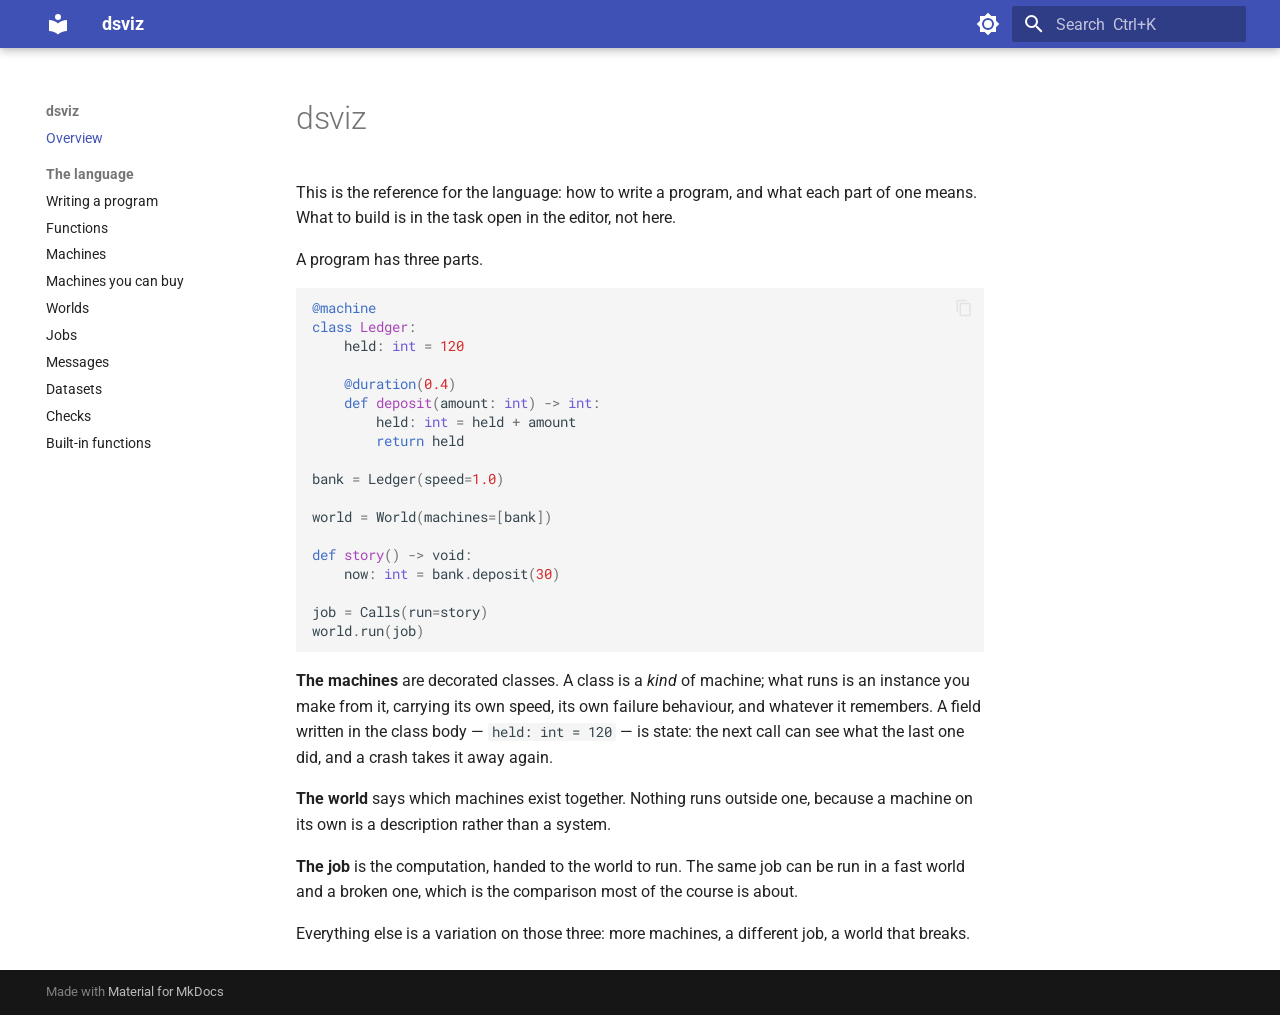
<file: site/index.html>
<!doctype html>
<html lang="en" class="no-js">
  <head>
    
      <meta charset="utf-8">
      <meta name="viewport" content="width=device-width,initial-scale=1">
      
        <meta name="description" content="How to write a program in this language.">
      
      
      
        <link rel="canonical" href="https://jangrau13.github.io/dsviz/">
      
      
      
        <link rel="next" href="language/">
      
      
        
      
      
      <link rel="icon" href="assets/images/favicon.png">
      <meta name="generator" content="mkdocs-1.6.1, mkdocs-material-9.7.7">
    
    
      
        <title>dsviz - dsviz</title>
      
    
    
      <link rel="stylesheet" href="assets/stylesheets/main.ec1eaa64.min.css">
      
        
        <link rel="stylesheet" href="assets/stylesheets/palette.ab4e12ef.min.css">
      
      


    
    
      
    
    
      
        
        
        <link rel="preconnect" href="https://fonts.gstatic.com" crossorigin>
        <link rel="stylesheet" href="https://fonts.googleapis.com/css?family=Roboto:300,300i,400,400i,700,700i%7CRoboto+Mono:400,400i,700,700i&display=fallback">
        <style>:root{--md-text-font:"Roboto";--md-code-font:"Roboto Mono"}</style>
      
    
    
    <script>__md_scope=new URL(".",location),__md_hash=e=>[...e].reduce(((e,_)=>(e<<5)-e+_.charCodeAt(0)),0),__md_get=(e,_=localStorage,t=__md_scope)=>JSON.parse(_.getItem(t.pathname+"."+e)),__md_set=(e,_,t=localStorage,a=__md_scope)=>{try{t.setItem(a.pathname+"."+e,JSON.stringify(_))}catch(e){}}</script>
    
      

    
    
  </head>
  
  
    
    
      
    
    
    
    
    <body dir="ltr" data-md-color-scheme="default" data-md-color-primary="indigo" data-md-color-accent="indigo">
  
    
    <input class="md-toggle" data-md-toggle="drawer" type="checkbox" id="__drawer" autocomplete="off">
    <input class="md-toggle" data-md-toggle="search" type="checkbox" id="__search" autocomplete="off">
    <label class="md-overlay" for="__drawer"></label>
    <div data-md-component="skip">
      
        
        <a href="#dsviz" class="md-skip">
          Skip to content
        </a>
      
    </div>
    <div data-md-component="announce">
      
    </div>
    
    
      

  

<header class="md-header md-header--shadow" data-md-component="header">
  <nav class="md-header__inner md-grid" aria-label="Header">
    <a href="." title="dsviz" class="md-header__button md-logo" aria-label="dsviz" data-md-component="logo">
      
  
  <svg xmlns="http://www.w3.org/2000/svg" viewBox="0 0 24 24"><path d="M12 8a3 3 0 0 0 3-3 3 3 0 0 0-3-3 3 3 0 0 0-3 3 3 3 0 0 0 3 3m0 3.54C9.64 9.35 6.5 8 3 8v11c3.5 0 6.64 1.35 9 3.54 2.36-2.19 5.5-3.54 9-3.54V8c-3.5 0-6.64 1.35-9 3.54"/></svg>

    </a>
    <label class="md-header__button md-icon" for="__drawer">
      
      <svg xmlns="http://www.w3.org/2000/svg" viewBox="0 0 24 24"><path d="M3 6h18v2H3zm0 5h18v2H3zm0 5h18v2H3z"/></svg>
    </label>
    <div class="md-header__title" data-md-component="header-title">
      <div class="md-header__ellipsis">
        <div class="md-header__topic">
          <span class="md-ellipsis">
            dsviz
          </span>
        </div>
        <div class="md-header__topic" data-md-component="header-topic">
          <span class="md-ellipsis">
            
              dsviz
            
          </span>
        </div>
      </div>
    </div>
    
      
        <form class="md-header__option" data-md-component="palette">
  
    
    
    
    <input class="md-option" data-md-color-media="(prefers-color-scheme: light)" data-md-color-scheme="default" data-md-color-primary="indigo" data-md-color-accent="indigo"  aria-label="dark mode"  type="radio" name="__palette" id="__palette_0">
    
      <label class="md-header__button md-icon" title="dark mode" for="__palette_1" hidden>
        <svg xmlns="http://www.w3.org/2000/svg" viewBox="0 0 24 24"><path d="M12 8a4 4 0 0 0-4 4 4 4 0 0 0 4 4 4 4 0 0 0 4-4 4 4 0 0 0-4-4m0 10a6 6 0 0 1-6-6 6 6 0 0 1 6-6 6 6 0 0 1 6 6 6 6 0 0 1-6 6m8-9.31V4h-4.69L12 .69 8.69 4H4v4.69L.69 12 4 15.31V20h4.69L12 23.31 15.31 20H20v-4.69L23.31 12z"/></svg>
      </label>
    
  
    
    
    
    <input class="md-option" data-md-color-media="(prefers-color-scheme: dark)" data-md-color-scheme="slate" data-md-color-primary="indigo" data-md-color-accent="indigo"  aria-label="light mode"  type="radio" name="__palette" id="__palette_1">
    
      <label class="md-header__button md-icon" title="light mode" for="__palette_0" hidden>
        <svg xmlns="http://www.w3.org/2000/svg" viewBox="0 0 24 24"><path d="M12 18c-.89 0-1.74-.2-2.5-.55C11.56 16.5 13 14.42 13 12s-1.44-4.5-3.5-5.45C10.26 6.2 11.11 6 12 6a6 6 0 0 1 6 6 6 6 0 0 1-6 6m8-9.31V4h-4.69L12 .69 8.69 4H4v4.69L.69 12 4 15.31V20h4.69L12 23.31 15.31 20H20v-4.69L23.31 12z"/></svg>
      </label>
    
  
</form>
      
    
    
      <script>var palette=__md_get("__palette");if(palette&&palette.color){if("(prefers-color-scheme)"===palette.color.media){var media=matchMedia("(prefers-color-scheme: light)"),input=document.querySelector(media.matches?"[data-md-color-media='(prefers-color-scheme: light)']":"[data-md-color-media='(prefers-color-scheme: dark)']");palette.color.media=input.getAttribute("data-md-color-media"),palette.color.scheme=input.getAttribute("data-md-color-scheme"),palette.color.primary=input.getAttribute("data-md-color-primary"),palette.color.accent=input.getAttribute("data-md-color-accent")}for(var[key,value]of Object.entries(palette.color))document.body.setAttribute("data-md-color-"+key,value)}</script>
    
    
    
      
      
        <label class="md-header__button md-icon" for="__search">
          
          <svg xmlns="http://www.w3.org/2000/svg" viewBox="0 0 24 24"><path d="M9.5 3A6.5 6.5 0 0 1 16 9.5c0 1.61-.59 3.09-1.56 4.23l.27.27h.79l5 5-1.5 1.5-5-5v-.79l-.27-.27A6.52 6.52 0 0 1 9.5 16 6.5 6.5 0 0 1 3 9.5 6.5 6.5 0 0 1 9.5 3m0 2C7 5 5 7 5 9.5S7 14 9.5 14 14 12 14 9.5 12 5 9.5 5"/></svg>
        </label>
        <div class="md-search" data-md-component="search" role="dialog">
  <label class="md-search__overlay" for="__search"></label>
  <div class="md-search__inner" role="search">
    <form class="md-search__form" name="search">
      <input type="text" class="md-search__input" name="query" aria-label="Search" placeholder="Search" autocapitalize="off" autocorrect="off" autocomplete="off" spellcheck="false" data-md-component="search-query" required>
      <label class="md-search__icon md-icon" for="__search">
        
        <svg xmlns="http://www.w3.org/2000/svg" viewBox="0 0 24 24"><path d="M9.5 3A6.5 6.5 0 0 1 16 9.5c0 1.61-.59 3.09-1.56 4.23l.27.27h.79l5 5-1.5 1.5-5-5v-.79l-.27-.27A6.52 6.52 0 0 1 9.5 16 6.5 6.5 0 0 1 3 9.5 6.5 6.5 0 0 1 9.5 3m0 2C7 5 5 7 5 9.5S7 14 9.5 14 14 12 14 9.5 12 5 9.5 5"/></svg>
        
        <svg xmlns="http://www.w3.org/2000/svg" viewBox="0 0 24 24"><path d="M20 11v2H8l5.5 5.5-1.42 1.42L4.16 12l7.92-7.92L13.5 5.5 8 11z"/></svg>
      </label>
      <nav class="md-search__options" aria-label="Search">
        
        <button type="reset" class="md-search__icon md-icon" title="Clear" aria-label="Clear" tabindex="-1">
          
          <svg xmlns="http://www.w3.org/2000/svg" viewBox="0 0 24 24"><path d="M19 6.41 17.59 5 12 10.59 6.41 5 5 6.41 10.59 12 5 17.59 6.41 19 12 13.41 17.59 19 19 17.59 13.41 12z"/></svg>
        </button>
      </nav>
      
        <div class="md-search__suggest" data-md-component="search-suggest"></div>
      
    </form>
    <div class="md-search__output">
      <div class="md-search__scrollwrap" tabindex="0" data-md-scrollfix>
        <div class="md-search-result" data-md-component="search-result">
          <div class="md-search-result__meta">
            Initializing search
          </div>
          <ol class="md-search-result__list" role="presentation"></ol>
        </div>
      </div>
    </div>
  </div>
</div>
      
    
    
  </nav>
  
</header>
    
    <div class="md-container" data-md-component="container">
      
      
        
          
        
      
      <main class="md-main" data-md-component="main">
        <div class="md-main__inner md-grid">
          
            
              
              <div class="md-sidebar md-sidebar--primary" data-md-component="sidebar" data-md-type="navigation" >
                <div class="md-sidebar__scrollwrap">
                  <div class="md-sidebar__inner">
                    



<nav class="md-nav md-nav--primary" aria-label="Navigation" data-md-level="0">
  <label class="md-nav__title" for="__drawer">
    <a href="." title="dsviz" class="md-nav__button md-logo" aria-label="dsviz" data-md-component="logo">
      
  
  <svg xmlns="http://www.w3.org/2000/svg" viewBox="0 0 24 24"><path d="M12 8a3 3 0 0 0 3-3 3 3 0 0 0-3-3 3 3 0 0 0-3 3 3 3 0 0 0 3 3m0 3.54C9.64 9.35 6.5 8 3 8v11c3.5 0 6.64 1.35 9 3.54 2.36-2.19 5.5-3.54 9-3.54V8c-3.5 0-6.64 1.35-9 3.54"/></svg>

    </a>
    dsviz
  </label>
  
  <ul class="md-nav__list" data-md-scrollfix>
    
      
      
  
  
    
  
  
  
    <li class="md-nav__item md-nav__item--active">
      
      <input class="md-nav__toggle md-toggle" type="checkbox" id="__toc">
      
      
        
      
      
      <a href="." class="md-nav__link md-nav__link--active">
        
  
  
  <span class="md-ellipsis">
    
  
    Overview
  

    
  </span>
  
  

      </a>
      
    </li>
  

    
      
      
  
  
  
  
    
    
    
    
      
        
        
      
    
    
    <li class="md-nav__item md-nav__item--section md-nav__item--nested">
      
        
        
        <input class="md-nav__toggle md-toggle " type="checkbox" id="__nav_2" >
        
          
          <label class="md-nav__link" for="__nav_2" id="__nav_2_label" tabindex="">
            
  
  
  <span class="md-ellipsis">
    
  
    The language
  

    
  </span>
  
  

            <span class="md-nav__icon md-icon"></span>
          </label>
        
        <nav class="md-nav" data-md-level="1" aria-labelledby="__nav_2_label" aria-expanded="false">
          <label class="md-nav__title" for="__nav_2">
            <span class="md-nav__icon md-icon"></span>
            
  
    The language
  

          </label>
          <ul class="md-nav__list" data-md-scrollfix>
            
              
                
  
  
  
  
    <li class="md-nav__item">
      <a href="language/" class="md-nav__link">
        
  
  
  <span class="md-ellipsis">
    
  
    Writing a program
  

    
  </span>
  
  

      </a>
    </li>
  

              
            
              
                
  
  
  
  
    <li class="md-nav__item">
      <a href="language/functions/" class="md-nav__link">
        
  
  
  <span class="md-ellipsis">
    
  
    Functions
  

    
  </span>
  
  

      </a>
    </li>
  

              
            
              
                
  
  
  
  
    <li class="md-nav__item">
      <a href="language/machines/" class="md-nav__link">
        
  
  
  <span class="md-ellipsis">
    
  
    Machines
  

    
  </span>
  
  

      </a>
    </li>
  

              
            
              
                
  
  
  
  
    <li class="md-nav__item">
      <a href="language/machines-you-can-buy/" class="md-nav__link">
        
  
  
  <span class="md-ellipsis">
    
  
    Machines you can buy
  

    
  </span>
  
  

      </a>
    </li>
  

              
            
              
                
  
  
  
  
    <li class="md-nav__item">
      <a href="language/worlds/" class="md-nav__link">
        
  
  
  <span class="md-ellipsis">
    
  
    Worlds
  

    
  </span>
  
  

      </a>
    </li>
  

              
            
              
                
  
  
  
  
    <li class="md-nav__item">
      <a href="language/jobs/" class="md-nav__link">
        
  
  
  <span class="md-ellipsis">
    
  
    Jobs
  

    
  </span>
  
  

      </a>
    </li>
  

              
            
              
                
  
  
  
  
    <li class="md-nav__item">
      <a href="language/messages/" class="md-nav__link">
        
  
  
  <span class="md-ellipsis">
    
  
    Messages
  

    
  </span>
  
  

      </a>
    </li>
  

              
            
              
                
  
  
  
  
    <li class="md-nav__item">
      <a href="language/datasets/" class="md-nav__link">
        
  
  
  <span class="md-ellipsis">
    
  
    Datasets
  

    
  </span>
  
  

      </a>
    </li>
  

              
            
              
                
  
  
  
  
    <li class="md-nav__item">
      <a href="language/checks/" class="md-nav__link">
        
  
  
  <span class="md-ellipsis">
    
  
    Checks
  

    
  </span>
  
  

      </a>
    </li>
  

              
            
              
                
  
  
  
  
    <li class="md-nav__item">
      <a href="language/builtins/" class="md-nav__link">
        
  
  
  <span class="md-ellipsis">
    
  
    Built-in functions
  

    
  </span>
  
  

      </a>
    </li>
  

              
            
          </ul>
        </nav>
      
    </li>
  

    
  </ul>
</nav>
                  </div>
                </div>
              </div>
            
            
              
              <div class="md-sidebar md-sidebar--secondary" data-md-component="sidebar" data-md-type="toc" >
                <div class="md-sidebar__scrollwrap">
                  <div class="md-sidebar__inner">
                    

<nav class="md-nav md-nav--secondary" aria-label="Table of contents">
  
  
  
    
  
  
</nav>
                  </div>
                </div>
              </div>
            
          
          
            <div class="md-content" data-md-component="content">
              
              <article class="md-content__inner md-typeset">
                
                  



<h1 id="dsviz">dsviz<a class="headerlink" href="#dsviz" title="Permanent link">&para;</a></h1>
<p>This is the reference for the language: how to write a program, and
what each part of one means. What to build is in the task open in
the editor, not here.</p>
<p>A program has three parts.</p>
<div class="highlight"><pre><span></span><code><span class="nd">@machine</span>
<span class="k">class</span><span class="w"> </span><span class="nc">Ledger</span><span class="p">:</span>
    <span class="n">held</span><span class="p">:</span> <span class="nb">int</span> <span class="o">=</span> <span class="mi">120</span>

    <span class="nd">@duration</span><span class="p">(</span><span class="mf">0.4</span><span class="p">)</span>
    <span class="k">def</span><span class="w"> </span><span class="nf">deposit</span><span class="p">(</span><span class="n">amount</span><span class="p">:</span> <span class="nb">int</span><span class="p">)</span> <span class="o">-&gt;</span> <span class="nb">int</span><span class="p">:</span>
        <span class="n">held</span><span class="p">:</span> <span class="nb">int</span> <span class="o">=</span> <span class="n">held</span> <span class="o">+</span> <span class="n">amount</span>
        <span class="k">return</span> <span class="n">held</span>

<span class="n">bank</span> <span class="o">=</span> <span class="n">Ledger</span><span class="p">(</span><span class="n">speed</span><span class="o">=</span><span class="mf">1.0</span><span class="p">)</span>

<span class="n">world</span> <span class="o">=</span> <span class="n">World</span><span class="p">(</span><span class="n">machines</span><span class="o">=</span><span class="p">[</span><span class="n">bank</span><span class="p">])</span>

<span class="k">def</span><span class="w"> </span><span class="nf">story</span><span class="p">()</span> <span class="o">-&gt;</span> <span class="n">void</span><span class="p">:</span>
    <span class="n">now</span><span class="p">:</span> <span class="nb">int</span> <span class="o">=</span> <span class="n">bank</span><span class="o">.</span><span class="n">deposit</span><span class="p">(</span><span class="mi">30</span><span class="p">)</span>

<span class="n">job</span> <span class="o">=</span> <span class="n">Calls</span><span class="p">(</span><span class="n">run</span><span class="o">=</span><span class="n">story</span><span class="p">)</span>
<span class="n">world</span><span class="o">.</span><span class="n">run</span><span class="p">(</span><span class="n">job</span><span class="p">)</span>
</code></pre></div>
<p><strong>The machines</strong> are decorated classes. A class is a <em>kind</em> of machine;
what runs is an instance you make from it, carrying its own speed, its
own failure behaviour, and whatever it remembers. A field written in
the class body — <code>held: int = 120</code> — is state: the next call can see
what the last one did, and a crash takes it away again.</p>
<p><strong>The world</strong> says which machines exist together. Nothing runs outside
one, because a machine on its own is a description rather than a
system.</p>
<p><strong>The job</strong> is the computation, handed to the world to run. The same job
can be run in a fast world and a broken one, which is the comparison
most of the course is about.</p>
<p>Everything else is a variation on those three: more machines, a
different job, a world that breaks.</p>







  
  






                
              </article>
            </div>
          
          
<script>var target=document.getElementById(location.hash.slice(1));target&&target.name&&(target.checked=target.name.startsWith("__tabbed_"))</script>
        </div>
        
          <button type="button" class="md-top md-icon" data-md-component="top" hidden>
  
  <svg xmlns="http://www.w3.org/2000/svg" viewBox="0 0 24 24"><path d="M13 20h-2V8l-5.5 5.5-1.42-1.42L12 4.16l7.92 7.92-1.42 1.42L13 8z"/></svg>
  Back to top
</button>
        
      </main>
      
        <footer class="md-footer">
  
  <div class="md-footer-meta md-typeset">
    <div class="md-footer-meta__inner md-grid">
      <div class="md-copyright">
  
  
    Made with
    <a href="https://squidfunk.github.io/mkdocs-material/" target="_blank" rel="noopener">
      Material for MkDocs
    </a>
  
</div>
      
    </div>
  </div>
</footer>
      
    </div>
    <div class="md-dialog" data-md-component="dialog">
      <div class="md-dialog__inner md-typeset"></div>
    </div>
    
    
    
      
      
      <script id="__config" type="application/json">{"annotate": null, "base": ".", "features": ["navigation.sections", "navigation.top", "content.code.copy", "search.suggest"], "search": "assets/javascripts/workers/search.2c215733.min.js", "tags": null, "translations": {"clipboard.copied": "Copied to clipboard", "clipboard.copy": "Copy to clipboard", "search.result.more.one": "1 more on this page", "search.result.more.other": "# more on this page", "search.result.none": "No matching documents", "search.result.one": "1 matching document", "search.result.other": "# matching documents", "search.result.placeholder": "Type to start searching", "search.result.term.missing": "Missing", "select.version": "Select version"}, "version": null}</script>
    
    
      <script src="assets/javascripts/bundle.d7400e89.min.js"></script>
      
        <script src="assets/js/search-shortcut.js"></script>
      
    
  </body>
</html>
</file>
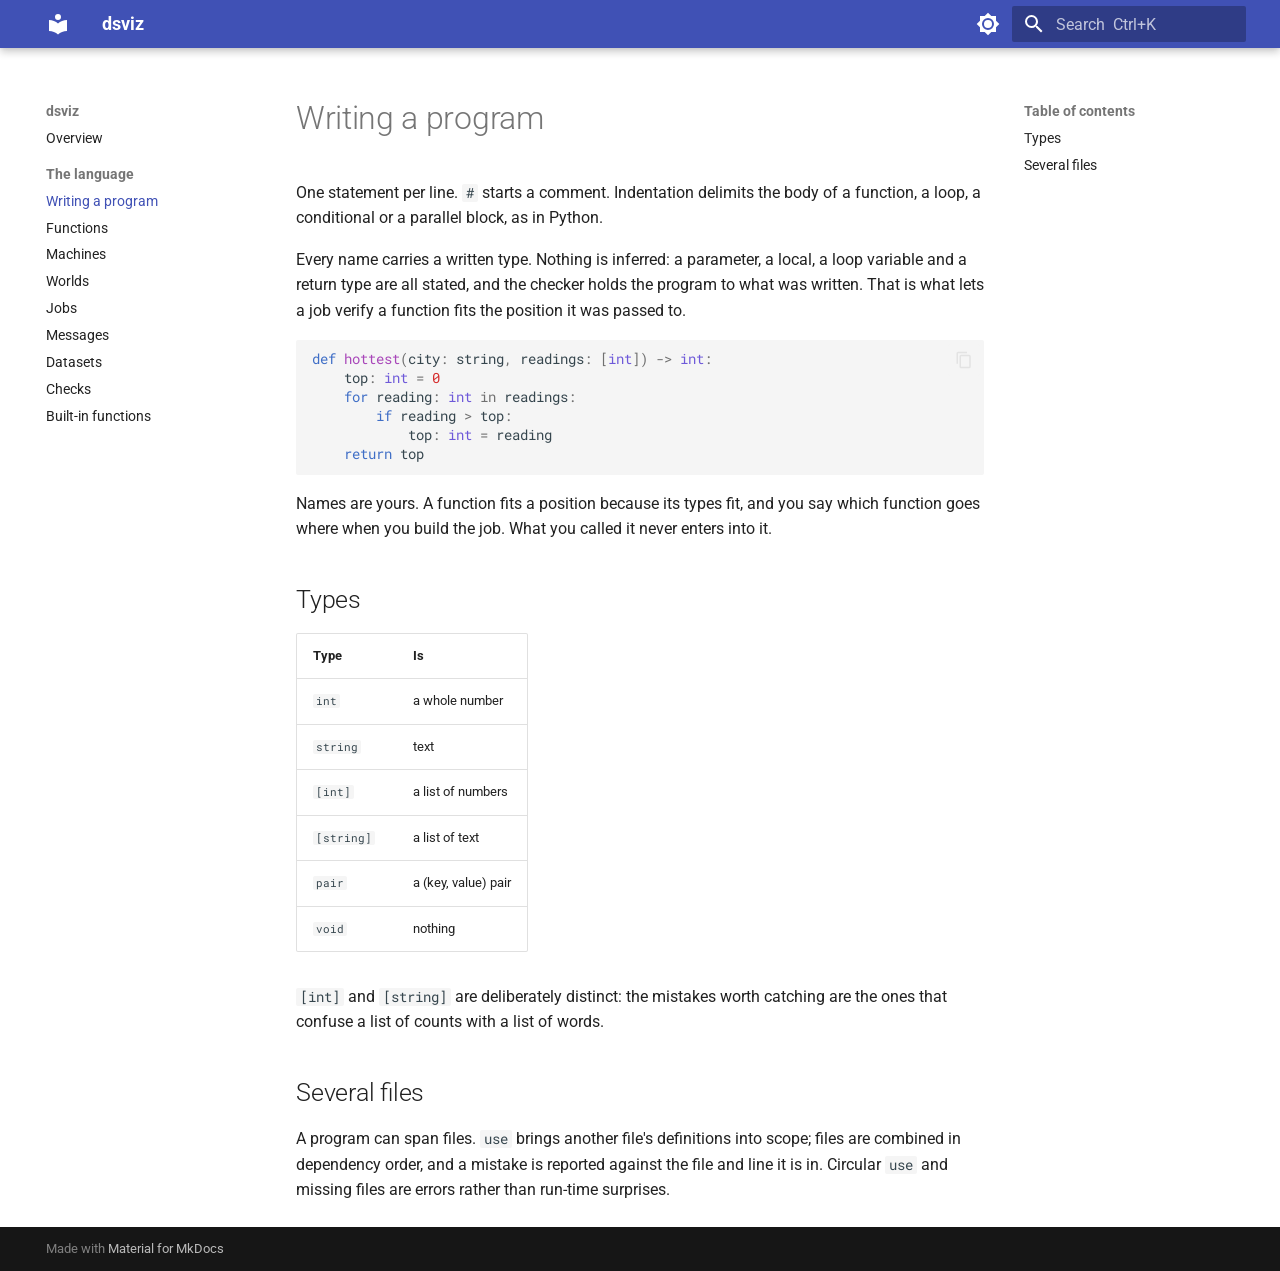
<file: site/language/index.html>
<!doctype html>
<html lang="en" class="no-js">
  <head>
    
      <meta charset="utf-8">
      <meta name="viewport" content="width=device-width,initial-scale=1">
      
        <meta name="description" content="Statements, types, and what is written down.">
      
      
      
        <link rel="canonical" href="https://jangrau13.github.io/dsviz/language/">
      
      
        <link rel="prev" href="..">
      
      
        <link rel="next" href="functions/">
      
      
        
      
      
      <link rel="icon" href="../assets/images/favicon.png">
      <meta name="generator" content="mkdocs-1.6.1, mkdocs-material-9.7.7">
    
    
      
        <title>Writing a program - dsviz</title>
      
    
    
      <link rel="stylesheet" href="../assets/stylesheets/main.ec1eaa64.min.css">
      
        
        <link rel="stylesheet" href="../assets/stylesheets/palette.ab4e12ef.min.css">
      
      


    
    
      
    
    
      
        
        
        <link rel="preconnect" href="https://fonts.gstatic.com" crossorigin>
        <link rel="stylesheet" href="https://fonts.googleapis.com/css?family=Roboto:300,300i,400,400i,700,700i%7CRoboto+Mono:400,400i,700,700i&display=fallback">
        <style>:root{--md-text-font:"Roboto";--md-code-font:"Roboto Mono"}</style>
      
    
    
    <script>__md_scope=new URL("..",location),__md_hash=e=>[...e].reduce(((e,_)=>(e<<5)-e+_.charCodeAt(0)),0),__md_get=(e,_=localStorage,t=__md_scope)=>JSON.parse(_.getItem(t.pathname+"."+e)),__md_set=(e,_,t=localStorage,a=__md_scope)=>{try{t.setItem(a.pathname+"."+e,JSON.stringify(_))}catch(e){}}</script>
    
      

    
    
  </head>
  
  
    
    
      
    
    
    
    
    <body dir="ltr" data-md-color-scheme="default" data-md-color-primary="indigo" data-md-color-accent="indigo">
  
    
    <input class="md-toggle" data-md-toggle="drawer" type="checkbox" id="__drawer" autocomplete="off">
    <input class="md-toggle" data-md-toggle="search" type="checkbox" id="__search" autocomplete="off">
    <label class="md-overlay" for="__drawer"></label>
    <div data-md-component="skip">
      
        
        <a href="#writing-a-program" class="md-skip">
          Skip to content
        </a>
      
    </div>
    <div data-md-component="announce">
      
    </div>
    
    
      

  

<header class="md-header md-header--shadow" data-md-component="header">
  <nav class="md-header__inner md-grid" aria-label="Header">
    <a href=".." title="dsviz" class="md-header__button md-logo" aria-label="dsviz" data-md-component="logo">
      
  
  <svg xmlns="http://www.w3.org/2000/svg" viewBox="0 0 24 24"><path d="M12 8a3 3 0 0 0 3-3 3 3 0 0 0-3-3 3 3 0 0 0-3 3 3 3 0 0 0 3 3m0 3.54C9.64 9.35 6.5 8 3 8v11c3.5 0 6.64 1.35 9 3.54 2.36-2.19 5.5-3.54 9-3.54V8c-3.5 0-6.64 1.35-9 3.54"/></svg>

    </a>
    <label class="md-header__button md-icon" for="__drawer">
      
      <svg xmlns="http://www.w3.org/2000/svg" viewBox="0 0 24 24"><path d="M3 6h18v2H3zm0 5h18v2H3zm0 5h18v2H3z"/></svg>
    </label>
    <div class="md-header__title" data-md-component="header-title">
      <div class="md-header__ellipsis">
        <div class="md-header__topic">
          <span class="md-ellipsis">
            dsviz
          </span>
        </div>
        <div class="md-header__topic" data-md-component="header-topic">
          <span class="md-ellipsis">
            
              Writing a program
            
          </span>
        </div>
      </div>
    </div>
    
      
        <form class="md-header__option" data-md-component="palette">
  
    
    
    
    <input class="md-option" data-md-color-media="(prefers-color-scheme: light)" data-md-color-scheme="default" data-md-color-primary="indigo" data-md-color-accent="indigo"  aria-label="dark mode"  type="radio" name="__palette" id="__palette_0">
    
      <label class="md-header__button md-icon" title="dark mode" for="__palette_1" hidden>
        <svg xmlns="http://www.w3.org/2000/svg" viewBox="0 0 24 24"><path d="M12 8a4 4 0 0 0-4 4 4 4 0 0 0 4 4 4 4 0 0 0 4-4 4 4 0 0 0-4-4m0 10a6 6 0 0 1-6-6 6 6 0 0 1 6-6 6 6 0 0 1 6 6 6 6 0 0 1-6 6m8-9.31V4h-4.69L12 .69 8.69 4H4v4.69L.69 12 4 15.31V20h4.69L12 23.31 15.31 20H20v-4.69L23.31 12z"/></svg>
      </label>
    
  
    
    
    
    <input class="md-option" data-md-color-media="(prefers-color-scheme: dark)" data-md-color-scheme="slate" data-md-color-primary="indigo" data-md-color-accent="indigo"  aria-label="light mode"  type="radio" name="__palette" id="__palette_1">
    
      <label class="md-header__button md-icon" title="light mode" for="__palette_0" hidden>
        <svg xmlns="http://www.w3.org/2000/svg" viewBox="0 0 24 24"><path d="M12 18c-.89 0-1.74-.2-2.5-.55C11.56 16.5 13 14.42 13 12s-1.44-4.5-3.5-5.45C10.26 6.2 11.11 6 12 6a6 6 0 0 1 6 6 6 6 0 0 1-6 6m8-9.31V4h-4.69L12 .69 8.69 4H4v4.69L.69 12 4 15.31V20h4.69L12 23.31 15.31 20H20v-4.69L23.31 12z"/></svg>
      </label>
    
  
</form>
      
    
    
      <script>var palette=__md_get("__palette");if(palette&&palette.color){if("(prefers-color-scheme)"===palette.color.media){var media=matchMedia("(prefers-color-scheme: light)"),input=document.querySelector(media.matches?"[data-md-color-media='(prefers-color-scheme: light)']":"[data-md-color-media='(prefers-color-scheme: dark)']");palette.color.media=input.getAttribute("data-md-color-media"),palette.color.scheme=input.getAttribute("data-md-color-scheme"),palette.color.primary=input.getAttribute("data-md-color-primary"),palette.color.accent=input.getAttribute("data-md-color-accent")}for(var[key,value]of Object.entries(palette.color))document.body.setAttribute("data-md-color-"+key,value)}</script>
    
    
    
      
      
        <label class="md-header__button md-icon" for="__search">
          
          <svg xmlns="http://www.w3.org/2000/svg" viewBox="0 0 24 24"><path d="M9.5 3A6.5 6.5 0 0 1 16 9.5c0 1.61-.59 3.09-1.56 4.23l.27.27h.79l5 5-1.5 1.5-5-5v-.79l-.27-.27A6.52 6.52 0 0 1 9.5 16 6.5 6.5 0 0 1 3 9.5 6.5 6.5 0 0 1 9.5 3m0 2C7 5 5 7 5 9.5S7 14 9.5 14 14 12 14 9.5 12 5 9.5 5"/></svg>
        </label>
        <div class="md-search" data-md-component="search" role="dialog">
  <label class="md-search__overlay" for="__search"></label>
  <div class="md-search__inner" role="search">
    <form class="md-search__form" name="search">
      <input type="text" class="md-search__input" name="query" aria-label="Search" placeholder="Search" autocapitalize="off" autocorrect="off" autocomplete="off" spellcheck="false" data-md-component="search-query" required>
      <label class="md-search__icon md-icon" for="__search">
        
        <svg xmlns="http://www.w3.org/2000/svg" viewBox="0 0 24 24"><path d="M9.5 3A6.5 6.5 0 0 1 16 9.5c0 1.61-.59 3.09-1.56 4.23l.27.27h.79l5 5-1.5 1.5-5-5v-.79l-.27-.27A6.52 6.52 0 0 1 9.5 16 6.5 6.5 0 0 1 3 9.5 6.5 6.5 0 0 1 9.5 3m0 2C7 5 5 7 5 9.5S7 14 9.5 14 14 12 14 9.5 12 5 9.5 5"/></svg>
        
        <svg xmlns="http://www.w3.org/2000/svg" viewBox="0 0 24 24"><path d="M20 11v2H8l5.5 5.5-1.42 1.42L4.16 12l7.92-7.92L13.5 5.5 8 11z"/></svg>
      </label>
      <nav class="md-search__options" aria-label="Search">
        
        <button type="reset" class="md-search__icon md-icon" title="Clear" aria-label="Clear" tabindex="-1">
          
          <svg xmlns="http://www.w3.org/2000/svg" viewBox="0 0 24 24"><path d="M19 6.41 17.59 5 12 10.59 6.41 5 5 6.41 10.59 12 5 17.59 6.41 19 12 13.41 17.59 19 19 17.59 13.41 12z"/></svg>
        </button>
      </nav>
      
        <div class="md-search__suggest" data-md-component="search-suggest"></div>
      
    </form>
    <div class="md-search__output">
      <div class="md-search__scrollwrap" tabindex="0" data-md-scrollfix>
        <div class="md-search-result" data-md-component="search-result">
          <div class="md-search-result__meta">
            Initializing search
          </div>
          <ol class="md-search-result__list" role="presentation"></ol>
        </div>
      </div>
    </div>
  </div>
</div>
      
    
    
  </nav>
  
</header>
    
    <div class="md-container" data-md-component="container">
      
      
        
          
        
      
      <main class="md-main" data-md-component="main">
        <div class="md-main__inner md-grid">
          
            
              
              <div class="md-sidebar md-sidebar--primary" data-md-component="sidebar" data-md-type="navigation" >
                <div class="md-sidebar__scrollwrap">
                  <div class="md-sidebar__inner">
                    



<nav class="md-nav md-nav--primary" aria-label="Navigation" data-md-level="0">
  <label class="md-nav__title" for="__drawer">
    <a href=".." title="dsviz" class="md-nav__button md-logo" aria-label="dsviz" data-md-component="logo">
      
  
  <svg xmlns="http://www.w3.org/2000/svg" viewBox="0 0 24 24"><path d="M12 8a3 3 0 0 0 3-3 3 3 0 0 0-3-3 3 3 0 0 0-3 3 3 3 0 0 0 3 3m0 3.54C9.64 9.35 6.5 8 3 8v11c3.5 0 6.64 1.35 9 3.54 2.36-2.19 5.5-3.54 9-3.54V8c-3.5 0-6.64 1.35-9 3.54"/></svg>

    </a>
    dsviz
  </label>
  
  <ul class="md-nav__list" data-md-scrollfix>
    
      
      
  
  
  
  
    <li class="md-nav__item">
      <a href=".." class="md-nav__link">
        
  
  
  <span class="md-ellipsis">
    
  
    Overview
  

    
  </span>
  
  

      </a>
    </li>
  

    
      
      
  
  
    
  
  
  
    
    
    
    
      
        
        
      
    
    
    <li class="md-nav__item md-nav__item--active md-nav__item--section md-nav__item--nested">
      
        
        
        <input class="md-nav__toggle md-toggle " type="checkbox" id="__nav_2" checked>
        
          
          <label class="md-nav__link" for="__nav_2" id="__nav_2_label" tabindex="">
            
  
  
  <span class="md-ellipsis">
    
  
    The language
  

    
  </span>
  
  

            <span class="md-nav__icon md-icon"></span>
          </label>
        
        <nav class="md-nav" data-md-level="1" aria-labelledby="__nav_2_label" aria-expanded="true">
          <label class="md-nav__title" for="__nav_2">
            <span class="md-nav__icon md-icon"></span>
            
  
    The language
  

          </label>
          <ul class="md-nav__list" data-md-scrollfix>
            
              
                
  
  
    
  
  
  
    <li class="md-nav__item md-nav__item--active">
      
      <input class="md-nav__toggle md-toggle" type="checkbox" id="__toc">
      
      
        
      
      
        <label class="md-nav__link md-nav__link--active" for="__toc">
          
  
  
  <span class="md-ellipsis">
    
  
    Writing a program
  

    
  </span>
  
  

          <span class="md-nav__icon md-icon"></span>
        </label>
      
      <a href="./" class="md-nav__link md-nav__link--active">
        
  
  
  <span class="md-ellipsis">
    
  
    Writing a program
  

    
  </span>
  
  

      </a>
      
        

<nav class="md-nav md-nav--secondary" aria-label="Table of contents">
  
  
  
    
  
  
    <label class="md-nav__title" for="__toc">
      <span class="md-nav__icon md-icon"></span>
      Table of contents
    </label>
    <ul class="md-nav__list" data-md-component="toc" data-md-scrollfix>
      
        <li class="md-nav__item">
  <a href="#types" class="md-nav__link">
    <span class="md-ellipsis">
      
        Types
      
    </span>
  </a>
  
</li>
      
        <li class="md-nav__item">
  <a href="#several-files" class="md-nav__link">
    <span class="md-ellipsis">
      
        Several files
      
    </span>
  </a>
  
</li>
      
    </ul>
  
</nav>
      
    </li>
  

              
            
              
                
  
  
  
  
    <li class="md-nav__item">
      <a href="functions/" class="md-nav__link">
        
  
  
  <span class="md-ellipsis">
    
  
    Functions
  

    
  </span>
  
  

      </a>
    </li>
  

              
            
              
                
  
  
  
  
    <li class="md-nav__item">
      <a href="machines/" class="md-nav__link">
        
  
  
  <span class="md-ellipsis">
    
  
    Machines
  

    
  </span>
  
  

      </a>
    </li>
  

              
            
              
                
  
  
  
  
    <li class="md-nav__item">
      <a href="worlds/" class="md-nav__link">
        
  
  
  <span class="md-ellipsis">
    
  
    Worlds
  

    
  </span>
  
  

      </a>
    </li>
  

              
            
              
                
  
  
  
  
    <li class="md-nav__item">
      <a href="jobs/" class="md-nav__link">
        
  
  
  <span class="md-ellipsis">
    
  
    Jobs
  

    
  </span>
  
  

      </a>
    </li>
  

              
            
              
                
  
  
  
  
    <li class="md-nav__item">
      <a href="messages/" class="md-nav__link">
        
  
  
  <span class="md-ellipsis">
    
  
    Messages
  

    
  </span>
  
  

      </a>
    </li>
  

              
            
              
                
  
  
  
  
    <li class="md-nav__item">
      <a href="datasets/" class="md-nav__link">
        
  
  
  <span class="md-ellipsis">
    
  
    Datasets
  

    
  </span>
  
  

      </a>
    </li>
  

              
            
              
                
  
  
  
  
    <li class="md-nav__item">
      <a href="checks/" class="md-nav__link">
        
  
  
  <span class="md-ellipsis">
    
  
    Checks
  

    
  </span>
  
  

      </a>
    </li>
  

              
            
              
                
  
  
  
  
    <li class="md-nav__item">
      <a href="builtins/" class="md-nav__link">
        
  
  
  <span class="md-ellipsis">
    
  
    Built-in functions
  

    
  </span>
  
  

      </a>
    </li>
  

              
            
          </ul>
        </nav>
      
    </li>
  

    
  </ul>
</nav>
                  </div>
                </div>
              </div>
            
            
              
              <div class="md-sidebar md-sidebar--secondary" data-md-component="sidebar" data-md-type="toc" >
                <div class="md-sidebar__scrollwrap">
                  <div class="md-sidebar__inner">
                    

<nav class="md-nav md-nav--secondary" aria-label="Table of contents">
  
  
  
    
  
  
    <label class="md-nav__title" for="__toc">
      <span class="md-nav__icon md-icon"></span>
      Table of contents
    </label>
    <ul class="md-nav__list" data-md-component="toc" data-md-scrollfix>
      
        <li class="md-nav__item">
  <a href="#types" class="md-nav__link">
    <span class="md-ellipsis">
      
        Types
      
    </span>
  </a>
  
</li>
      
        <li class="md-nav__item">
  <a href="#several-files" class="md-nav__link">
    <span class="md-ellipsis">
      
        Several files
      
    </span>
  </a>
  
</li>
      
    </ul>
  
</nav>
                  </div>
                </div>
              </div>
            
          
          
            <div class="md-content" data-md-component="content">
              
              <article class="md-content__inner md-typeset">
                
                  



<h1 id="writing-a-program">Writing a program<a class="headerlink" href="#writing-a-program" title="Permanent link">&para;</a></h1>
<p>One statement per line. <code>#</code> starts a comment. Indentation delimits the
body of a function, a loop, a conditional or a parallel block, as in
Python.</p>
<p>Every name carries a written type. Nothing is inferred: a parameter, a
local, a loop variable and a return type are all stated, and the checker
holds the program to what was written. That is what lets a job verify a
function fits the position it was passed to.</p>
<div class="highlight"><pre><span></span><code><span class="k">def</span><span class="w"> </span><span class="nf">hottest</span><span class="p">(</span><span class="n">city</span><span class="p">:</span> <span class="n">string</span><span class="p">,</span> <span class="n">readings</span><span class="p">:</span> <span class="p">[</span><span class="nb">int</span><span class="p">])</span> <span class="o">-&gt;</span> <span class="nb">int</span><span class="p">:</span>
    <span class="n">top</span><span class="p">:</span> <span class="nb">int</span> <span class="o">=</span> <span class="mi">0</span>
    <span class="k">for</span> <span class="n">reading</span><span class="p">:</span> <span class="nb">int</span> <span class="ow">in</span> <span class="n">readings</span><span class="p">:</span>
        <span class="k">if</span> <span class="n">reading</span> <span class="o">&gt;</span> <span class="n">top</span><span class="p">:</span>
            <span class="n">top</span><span class="p">:</span> <span class="nb">int</span> <span class="o">=</span> <span class="n">reading</span>
    <span class="k">return</span> <span class="n">top</span>
</code></pre></div>
<p>Names are yours. A function fits a position because its types fit,
and you say which function goes where when you build the job. What
you called it never enters into it.</p>
<h2 id="types">Types<a class="headerlink" href="#types" title="Permanent link">&para;</a></h2>
<table>
<thead>
<tr>
<th>Type</th>
<th>Is</th>
</tr>
</thead>
<tbody>
<tr>
<td><code>int</code></td>
<td>a whole number</td>
</tr>
<tr>
<td><code>string</code></td>
<td>text</td>
</tr>
<tr>
<td><code>[int]</code></td>
<td>a list of numbers</td>
</tr>
<tr>
<td><code>[string]</code></td>
<td>a list of text</td>
</tr>
<tr>
<td><code>pair</code></td>
<td>a (key, value) pair</td>
</tr>
<tr>
<td><code>void</code></td>
<td>nothing</td>
</tr>
</tbody>
</table>
<p><code>[int]</code> and <code>[string]</code> are deliberately distinct: the mistakes worth
catching are the ones that confuse a list of counts with a list of words.</p>
<h2 id="several-files">Several files<a class="headerlink" href="#several-files" title="Permanent link">&para;</a></h2>
<p>A program can span files. <code>use</code> brings another file's definitions into
scope; files are combined in dependency order, and a mistake is reported
against the file and line it is in. Circular <code>use</code> and missing files are
errors rather than run-time surprises.</p>







  
  






                
              </article>
            </div>
          
          
<script>var target=document.getElementById(location.hash.slice(1));target&&target.name&&(target.checked=target.name.startsWith("__tabbed_"))</script>
        </div>
        
          <button type="button" class="md-top md-icon" data-md-component="top" hidden>
  
  <svg xmlns="http://www.w3.org/2000/svg" viewBox="0 0 24 24"><path d="M13 20h-2V8l-5.5 5.5-1.42-1.42L12 4.16l7.92 7.92-1.42 1.42L13 8z"/></svg>
  Back to top
</button>
        
      </main>
      
        <footer class="md-footer">
  
  <div class="md-footer-meta md-typeset">
    <div class="md-footer-meta__inner md-grid">
      <div class="md-copyright">
  
  
    Made with
    <a href="https://squidfunk.github.io/mkdocs-material/" target="_blank" rel="noopener">
      Material for MkDocs
    </a>
  
</div>
      
    </div>
  </div>
</footer>
      
    </div>
    <div class="md-dialog" data-md-component="dialog">
      <div class="md-dialog__inner md-typeset"></div>
    </div>
    
    
    
      
      
      <script id="__config" type="application/json">{"annotate": null, "base": "..", "features": ["navigation.sections", "navigation.top", "content.code.copy", "search.suggest"], "search": "../assets/javascripts/workers/search.2c215733.min.js", "tags": null, "translations": {"clipboard.copied": "Copied to clipboard", "clipboard.copy": "Copy to clipboard", "search.result.more.one": "1 more on this page", "search.result.more.other": "# more on this page", "search.result.none": "No matching documents", "search.result.one": "1 matching document", "search.result.other": "# matching documents", "search.result.placeholder": "Type to start searching", "search.result.term.missing": "Missing", "select.version": "Select version"}, "version": null}</script>
    
    
      <script src="../assets/javascripts/bundle.d7400e89.min.js"></script>
      
        <script src="../assets/js/search-shortcut.js"></script>
      
    
  </body>
</html>
</file>
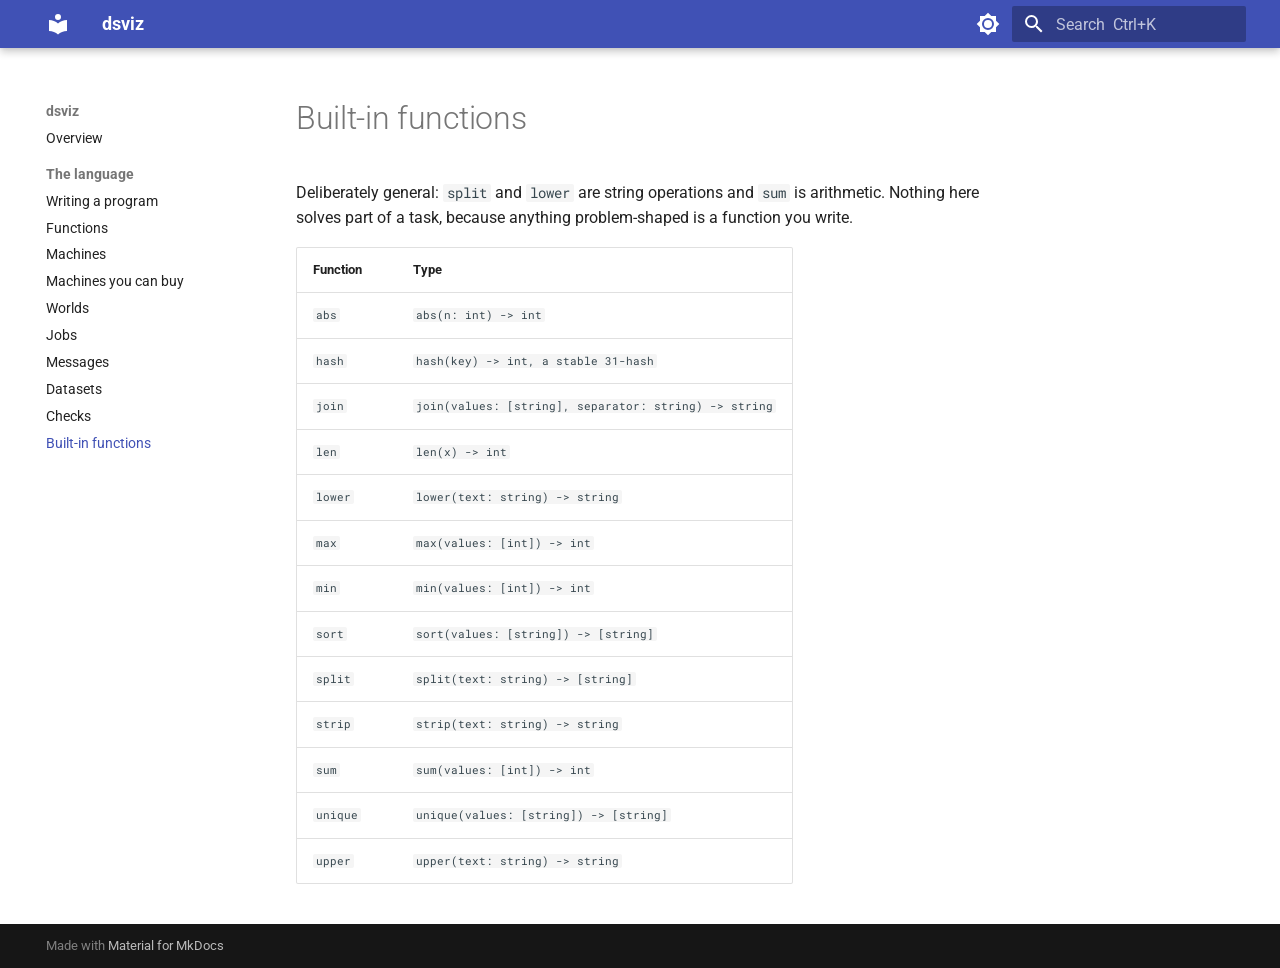
<file: site/language/builtins/index.html>
<!doctype html>
<html lang="en" class="no-js">
  <head>
    
      <meta charset="utf-8">
      <meta name="viewport" content="width=device-width,initial-scale=1">
      
        <meta name="description" content="The small library every program can call.">
      
      
      
        <link rel="canonical" href="https://jangrau13.github.io/dsviz/language/builtins/">
      
      
        <link rel="prev" href="../checks/">
      
      
      
        
      
      
      <link rel="icon" href="../../assets/images/favicon.png">
      <meta name="generator" content="mkdocs-1.6.1, mkdocs-material-9.7.7">
    
    
      
        <title>Built-in functions - dsviz</title>
      
    
    
      <link rel="stylesheet" href="../../assets/stylesheets/main.ec1eaa64.min.css">
      
        
        <link rel="stylesheet" href="../../assets/stylesheets/palette.ab4e12ef.min.css">
      
      


    
    
      
    
    
      
        
        
        <link rel="preconnect" href="https://fonts.gstatic.com" crossorigin>
        <link rel="stylesheet" href="https://fonts.googleapis.com/css?family=Roboto:300,300i,400,400i,700,700i%7CRoboto+Mono:400,400i,700,700i&display=fallback">
        <style>:root{--md-text-font:"Roboto";--md-code-font:"Roboto Mono"}</style>
      
    
    
    <script>__md_scope=new URL("../..",location),__md_hash=e=>[...e].reduce(((e,_)=>(e<<5)-e+_.charCodeAt(0)),0),__md_get=(e,_=localStorage,t=__md_scope)=>JSON.parse(_.getItem(t.pathname+"."+e)),__md_set=(e,_,t=localStorage,a=__md_scope)=>{try{t.setItem(a.pathname+"."+e,JSON.stringify(_))}catch(e){}}</script>
    
      

    
    
  </head>
  
  
    
    
      
    
    
    
    
    <body dir="ltr" data-md-color-scheme="default" data-md-color-primary="indigo" data-md-color-accent="indigo">
  
    
    <input class="md-toggle" data-md-toggle="drawer" type="checkbox" id="__drawer" autocomplete="off">
    <input class="md-toggle" data-md-toggle="search" type="checkbox" id="__search" autocomplete="off">
    <label class="md-overlay" for="__drawer"></label>
    <div data-md-component="skip">
      
        
        <a href="#built-in-functions" class="md-skip">
          Skip to content
        </a>
      
    </div>
    <div data-md-component="announce">
      
    </div>
    
    
      

  

<header class="md-header md-header--shadow" data-md-component="header">
  <nav class="md-header__inner md-grid" aria-label="Header">
    <a href="../.." title="dsviz" class="md-header__button md-logo" aria-label="dsviz" data-md-component="logo">
      
  
  <svg xmlns="http://www.w3.org/2000/svg" viewBox="0 0 24 24"><path d="M12 8a3 3 0 0 0 3-3 3 3 0 0 0-3-3 3 3 0 0 0-3 3 3 3 0 0 0 3 3m0 3.54C9.64 9.35 6.5 8 3 8v11c3.5 0 6.64 1.35 9 3.54 2.36-2.19 5.5-3.54 9-3.54V8c-3.5 0-6.64 1.35-9 3.54"/></svg>

    </a>
    <label class="md-header__button md-icon" for="__drawer">
      
      <svg xmlns="http://www.w3.org/2000/svg" viewBox="0 0 24 24"><path d="M3 6h18v2H3zm0 5h18v2H3zm0 5h18v2H3z"/></svg>
    </label>
    <div class="md-header__title" data-md-component="header-title">
      <div class="md-header__ellipsis">
        <div class="md-header__topic">
          <span class="md-ellipsis">
            dsviz
          </span>
        </div>
        <div class="md-header__topic" data-md-component="header-topic">
          <span class="md-ellipsis">
            
              Built-in functions
            
          </span>
        </div>
      </div>
    </div>
    
      
        <form class="md-header__option" data-md-component="palette">
  
    
    
    
    <input class="md-option" data-md-color-media="(prefers-color-scheme: light)" data-md-color-scheme="default" data-md-color-primary="indigo" data-md-color-accent="indigo"  aria-label="dark mode"  type="radio" name="__palette" id="__palette_0">
    
      <label class="md-header__button md-icon" title="dark mode" for="__palette_1" hidden>
        <svg xmlns="http://www.w3.org/2000/svg" viewBox="0 0 24 24"><path d="M12 8a4 4 0 0 0-4 4 4 4 0 0 0 4 4 4 4 0 0 0 4-4 4 4 0 0 0-4-4m0 10a6 6 0 0 1-6-6 6 6 0 0 1 6-6 6 6 0 0 1 6 6 6 6 0 0 1-6 6m8-9.31V4h-4.69L12 .69 8.69 4H4v4.69L.69 12 4 15.31V20h4.69L12 23.31 15.31 20H20v-4.69L23.31 12z"/></svg>
      </label>
    
  
    
    
    
    <input class="md-option" data-md-color-media="(prefers-color-scheme: dark)" data-md-color-scheme="slate" data-md-color-primary="indigo" data-md-color-accent="indigo"  aria-label="light mode"  type="radio" name="__palette" id="__palette_1">
    
      <label class="md-header__button md-icon" title="light mode" for="__palette_0" hidden>
        <svg xmlns="http://www.w3.org/2000/svg" viewBox="0 0 24 24"><path d="M12 18c-.89 0-1.74-.2-2.5-.55C11.56 16.5 13 14.42 13 12s-1.44-4.5-3.5-5.45C10.26 6.2 11.11 6 12 6a6 6 0 0 1 6 6 6 6 0 0 1-6 6m8-9.31V4h-4.69L12 .69 8.69 4H4v4.69L.69 12 4 15.31V20h4.69L12 23.31 15.31 20H20v-4.69L23.31 12z"/></svg>
      </label>
    
  
</form>
      
    
    
      <script>var palette=__md_get("__palette");if(palette&&palette.color){if("(prefers-color-scheme)"===palette.color.media){var media=matchMedia("(prefers-color-scheme: light)"),input=document.querySelector(media.matches?"[data-md-color-media='(prefers-color-scheme: light)']":"[data-md-color-media='(prefers-color-scheme: dark)']");palette.color.media=input.getAttribute("data-md-color-media"),palette.color.scheme=input.getAttribute("data-md-color-scheme"),palette.color.primary=input.getAttribute("data-md-color-primary"),palette.color.accent=input.getAttribute("data-md-color-accent")}for(var[key,value]of Object.entries(palette.color))document.body.setAttribute("data-md-color-"+key,value)}</script>
    
    
    
      
      
        <label class="md-header__button md-icon" for="__search">
          
          <svg xmlns="http://www.w3.org/2000/svg" viewBox="0 0 24 24"><path d="M9.5 3A6.5 6.5 0 0 1 16 9.5c0 1.61-.59 3.09-1.56 4.23l.27.27h.79l5 5-1.5 1.5-5-5v-.79l-.27-.27A6.52 6.52 0 0 1 9.5 16 6.5 6.5 0 0 1 3 9.5 6.5 6.5 0 0 1 9.5 3m0 2C7 5 5 7 5 9.5S7 14 9.5 14 14 12 14 9.5 12 5 9.5 5"/></svg>
        </label>
        <div class="md-search" data-md-component="search" role="dialog">
  <label class="md-search__overlay" for="__search"></label>
  <div class="md-search__inner" role="search">
    <form class="md-search__form" name="search">
      <input type="text" class="md-search__input" name="query" aria-label="Search" placeholder="Search" autocapitalize="off" autocorrect="off" autocomplete="off" spellcheck="false" data-md-component="search-query" required>
      <label class="md-search__icon md-icon" for="__search">
        
        <svg xmlns="http://www.w3.org/2000/svg" viewBox="0 0 24 24"><path d="M9.5 3A6.5 6.5 0 0 1 16 9.5c0 1.61-.59 3.09-1.56 4.23l.27.27h.79l5 5-1.5 1.5-5-5v-.79l-.27-.27A6.52 6.52 0 0 1 9.5 16 6.5 6.5 0 0 1 3 9.5 6.5 6.5 0 0 1 9.5 3m0 2C7 5 5 7 5 9.5S7 14 9.5 14 14 12 14 9.5 12 5 9.5 5"/></svg>
        
        <svg xmlns="http://www.w3.org/2000/svg" viewBox="0 0 24 24"><path d="M20 11v2H8l5.5 5.5-1.42 1.42L4.16 12l7.92-7.92L13.5 5.5 8 11z"/></svg>
      </label>
      <nav class="md-search__options" aria-label="Search">
        
        <button type="reset" class="md-search__icon md-icon" title="Clear" aria-label="Clear" tabindex="-1">
          
          <svg xmlns="http://www.w3.org/2000/svg" viewBox="0 0 24 24"><path d="M19 6.41 17.59 5 12 10.59 6.41 5 5 6.41 10.59 12 5 17.59 6.41 19 12 13.41 17.59 19 19 17.59 13.41 12z"/></svg>
        </button>
      </nav>
      
        <div class="md-search__suggest" data-md-component="search-suggest"></div>
      
    </form>
    <div class="md-search__output">
      <div class="md-search__scrollwrap" tabindex="0" data-md-scrollfix>
        <div class="md-search-result" data-md-component="search-result">
          <div class="md-search-result__meta">
            Initializing search
          </div>
          <ol class="md-search-result__list" role="presentation"></ol>
        </div>
      </div>
    </div>
  </div>
</div>
      
    
    
  </nav>
  
</header>
    
    <div class="md-container" data-md-component="container">
      
      
        
          
        
      
      <main class="md-main" data-md-component="main">
        <div class="md-main__inner md-grid">
          
            
              
              <div class="md-sidebar md-sidebar--primary" data-md-component="sidebar" data-md-type="navigation" >
                <div class="md-sidebar__scrollwrap">
                  <div class="md-sidebar__inner">
                    



<nav class="md-nav md-nav--primary" aria-label="Navigation" data-md-level="0">
  <label class="md-nav__title" for="__drawer">
    <a href="../.." title="dsviz" class="md-nav__button md-logo" aria-label="dsviz" data-md-component="logo">
      
  
  <svg xmlns="http://www.w3.org/2000/svg" viewBox="0 0 24 24"><path d="M12 8a3 3 0 0 0 3-3 3 3 0 0 0-3-3 3 3 0 0 0-3 3 3 3 0 0 0 3 3m0 3.54C9.64 9.35 6.5 8 3 8v11c3.5 0 6.64 1.35 9 3.54 2.36-2.19 5.5-3.54 9-3.54V8c-3.5 0-6.64 1.35-9 3.54"/></svg>

    </a>
    dsviz
  </label>
  
  <ul class="md-nav__list" data-md-scrollfix>
    
      
      
  
  
  
  
    <li class="md-nav__item">
      <a href="../.." class="md-nav__link">
        
  
  
  <span class="md-ellipsis">
    
  
    Overview
  

    
  </span>
  
  

      </a>
    </li>
  

    
      
      
  
  
    
  
  
  
    
    
    
    
      
        
        
      
    
    
    <li class="md-nav__item md-nav__item--active md-nav__item--section md-nav__item--nested">
      
        
        
        <input class="md-nav__toggle md-toggle " type="checkbox" id="__nav_2" checked>
        
          
          <label class="md-nav__link" for="__nav_2" id="__nav_2_label" tabindex="">
            
  
  
  <span class="md-ellipsis">
    
  
    The language
  

    
  </span>
  
  

            <span class="md-nav__icon md-icon"></span>
          </label>
        
        <nav class="md-nav" data-md-level="1" aria-labelledby="__nav_2_label" aria-expanded="true">
          <label class="md-nav__title" for="__nav_2">
            <span class="md-nav__icon md-icon"></span>
            
  
    The language
  

          </label>
          <ul class="md-nav__list" data-md-scrollfix>
            
              
                
  
  
  
  
    <li class="md-nav__item">
      <a href="../" class="md-nav__link">
        
  
  
  <span class="md-ellipsis">
    
  
    Writing a program
  

    
  </span>
  
  

      </a>
    </li>
  

              
            
              
                
  
  
  
  
    <li class="md-nav__item">
      <a href="../functions/" class="md-nav__link">
        
  
  
  <span class="md-ellipsis">
    
  
    Functions
  

    
  </span>
  
  

      </a>
    </li>
  

              
            
              
                
  
  
  
  
    <li class="md-nav__item">
      <a href="../machines/" class="md-nav__link">
        
  
  
  <span class="md-ellipsis">
    
  
    Machines
  

    
  </span>
  
  

      </a>
    </li>
  

              
            
              
                
  
  
  
  
    <li class="md-nav__item">
      <a href="../machines-you-can-buy/" class="md-nav__link">
        
  
  
  <span class="md-ellipsis">
    
  
    Machines you can buy
  

    
  </span>
  
  

      </a>
    </li>
  

              
            
              
                
  
  
  
  
    <li class="md-nav__item">
      <a href="../worlds/" class="md-nav__link">
        
  
  
  <span class="md-ellipsis">
    
  
    Worlds
  

    
  </span>
  
  

      </a>
    </li>
  

              
            
              
                
  
  
  
  
    <li class="md-nav__item">
      <a href="../jobs/" class="md-nav__link">
        
  
  
  <span class="md-ellipsis">
    
  
    Jobs
  

    
  </span>
  
  

      </a>
    </li>
  

              
            
              
                
  
  
  
  
    <li class="md-nav__item">
      <a href="../messages/" class="md-nav__link">
        
  
  
  <span class="md-ellipsis">
    
  
    Messages
  

    
  </span>
  
  

      </a>
    </li>
  

              
            
              
                
  
  
  
  
    <li class="md-nav__item">
      <a href="../datasets/" class="md-nav__link">
        
  
  
  <span class="md-ellipsis">
    
  
    Datasets
  

    
  </span>
  
  

      </a>
    </li>
  

              
            
              
                
  
  
  
  
    <li class="md-nav__item">
      <a href="../checks/" class="md-nav__link">
        
  
  
  <span class="md-ellipsis">
    
  
    Checks
  

    
  </span>
  
  

      </a>
    </li>
  

              
            
              
                
  
  
    
  
  
  
    <li class="md-nav__item md-nav__item--active">
      
      <input class="md-nav__toggle md-toggle" type="checkbox" id="__toc">
      
      
        
      
      
      <a href="./" class="md-nav__link md-nav__link--active">
        
  
  
  <span class="md-ellipsis">
    
  
    Built-in functions
  

    
  </span>
  
  

      </a>
      
    </li>
  

              
            
          </ul>
        </nav>
      
    </li>
  

    
  </ul>
</nav>
                  </div>
                </div>
              </div>
            
            
              
              <div class="md-sidebar md-sidebar--secondary" data-md-component="sidebar" data-md-type="toc" >
                <div class="md-sidebar__scrollwrap">
                  <div class="md-sidebar__inner">
                    

<nav class="md-nav md-nav--secondary" aria-label="Table of contents">
  
  
  
    
  
  
</nav>
                  </div>
                </div>
              </div>
            
          
          
            <div class="md-content" data-md-component="content">
              
              <article class="md-content__inner md-typeset">
                
                  



<h1 id="built-in-functions">Built-in functions<a class="headerlink" href="#built-in-functions" title="Permanent link">&para;</a></h1>
<p>Deliberately general: <code>split</code> and <code>lower</code> are string operations and
<code>sum</code> is arithmetic. Nothing here solves part of a task, because
anything problem-shaped is a function you write.</p>
<table>
<thead>
<tr>
<th>Function</th>
<th>Type</th>
</tr>
</thead>
<tbody>
<tr>
<td><code>abs</code></td>
<td><code>abs(n: int) -&gt; int</code></td>
</tr>
<tr>
<td><code>hash</code></td>
<td><code>hash(key) -&gt; int, a stable 31-hash</code></td>
</tr>
<tr>
<td><code>join</code></td>
<td><code>join(values: [string], separator: string) -&gt; string</code></td>
</tr>
<tr>
<td><code>len</code></td>
<td><code>len(x) -&gt; int</code></td>
</tr>
<tr>
<td><code>lower</code></td>
<td><code>lower(text: string) -&gt; string</code></td>
</tr>
<tr>
<td><code>max</code></td>
<td><code>max(values: [int]) -&gt; int</code></td>
</tr>
<tr>
<td><code>min</code></td>
<td><code>min(values: [int]) -&gt; int</code></td>
</tr>
<tr>
<td><code>sort</code></td>
<td><code>sort(values: [string]) -&gt; [string]</code></td>
</tr>
<tr>
<td><code>split</code></td>
<td><code>split(text: string) -&gt; [string]</code></td>
</tr>
<tr>
<td><code>strip</code></td>
<td><code>strip(text: string) -&gt; string</code></td>
</tr>
<tr>
<td><code>sum</code></td>
<td><code>sum(values: [int]) -&gt; int</code></td>
</tr>
<tr>
<td><code>unique</code></td>
<td><code>unique(values: [string]) -&gt; [string]</code></td>
</tr>
<tr>
<td><code>upper</code></td>
<td><code>upper(text: string) -&gt; string</code></td>
</tr>
</tbody>
</table>







  
  






                
              </article>
            </div>
          
          
<script>var target=document.getElementById(location.hash.slice(1));target&&target.name&&(target.checked=target.name.startsWith("__tabbed_"))</script>
        </div>
        
          <button type="button" class="md-top md-icon" data-md-component="top" hidden>
  
  <svg xmlns="http://www.w3.org/2000/svg" viewBox="0 0 24 24"><path d="M13 20h-2V8l-5.5 5.5-1.42-1.42L12 4.16l7.92 7.92-1.42 1.42L13 8z"/></svg>
  Back to top
</button>
        
      </main>
      
        <footer class="md-footer">
  
  <div class="md-footer-meta md-typeset">
    <div class="md-footer-meta__inner md-grid">
      <div class="md-copyright">
  
  
    Made with
    <a href="https://squidfunk.github.io/mkdocs-material/" target="_blank" rel="noopener">
      Material for MkDocs
    </a>
  
</div>
      
    </div>
  </div>
</footer>
      
    </div>
    <div class="md-dialog" data-md-component="dialog">
      <div class="md-dialog__inner md-typeset"></div>
    </div>
    
    
    
      
      
      <script id="__config" type="application/json">{"annotate": null, "base": "../..", "features": ["navigation.sections", "navigation.top", "content.code.copy", "search.suggest"], "search": "../../assets/javascripts/workers/search.2c215733.min.js", "tags": null, "translations": {"clipboard.copied": "Copied to clipboard", "clipboard.copy": "Copy to clipboard", "search.result.more.one": "1 more on this page", "search.result.more.other": "# more on this page", "search.result.none": "No matching documents", "search.result.one": "1 matching document", "search.result.other": "# matching documents", "search.result.placeholder": "Type to start searching", "search.result.term.missing": "Missing", "select.version": "Select version"}, "version": null}</script>
    
    
      <script src="../../assets/javascripts/bundle.d7400e89.min.js"></script>
      
        <script src="../../assets/js/search-shortcut.js"></script>
      
    
  </body>
</html>
</file>
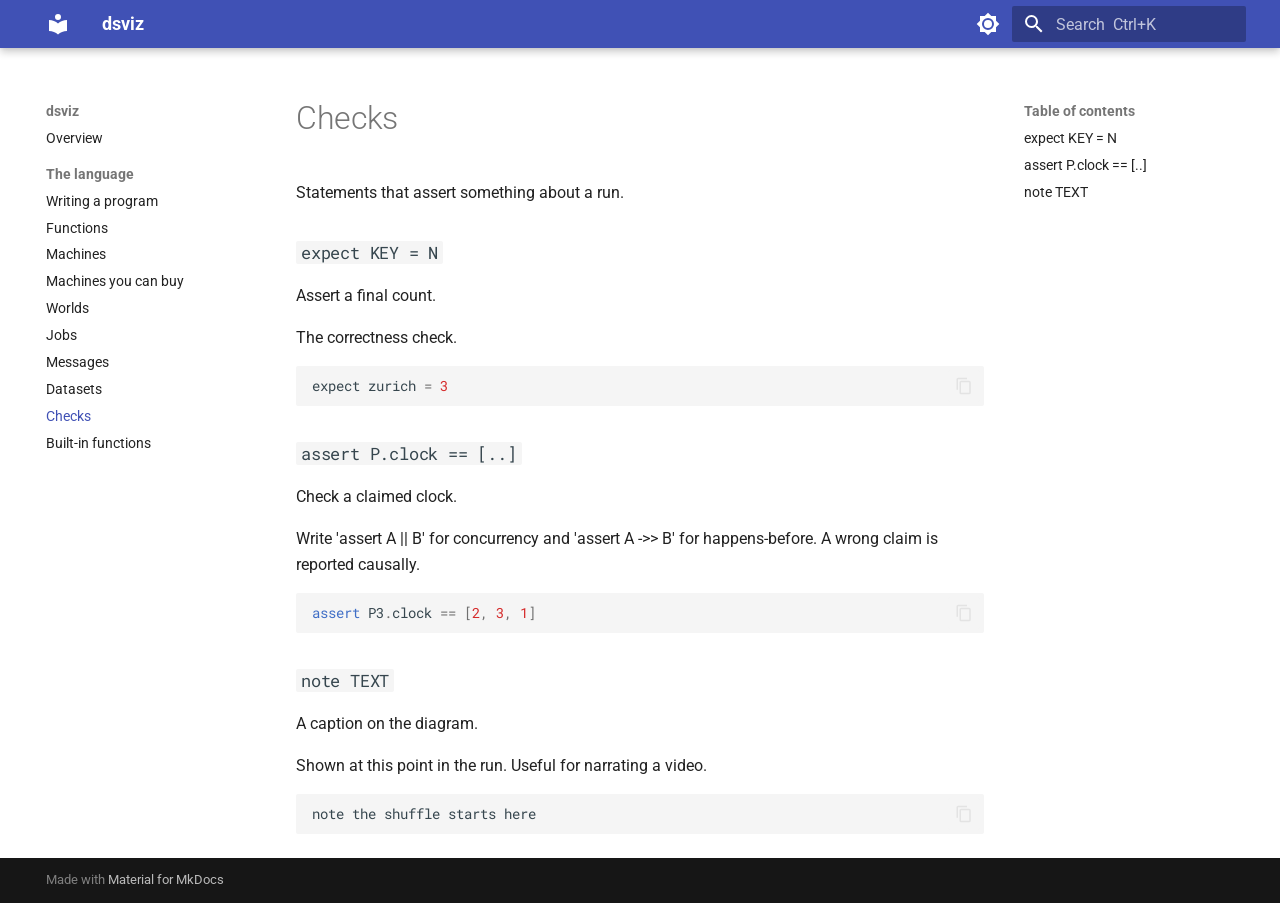
<file: site/language/checks/index.html>
<!doctype html>
<html lang="en" class="no-js">
  <head>
    
      <meta charset="utf-8">
      <meta name="viewport" content="width=device-width,initial-scale=1">
      
        <meta name="description" content="Statements that assert something about a run.">
      
      
      
        <link rel="canonical" href="https://jangrau13.github.io/dsviz/language/checks/">
      
      
        <link rel="prev" href="../datasets/">
      
      
        <link rel="next" href="../builtins/">
      
      
        
      
      
      <link rel="icon" href="../../assets/images/favicon.png">
      <meta name="generator" content="mkdocs-1.6.1, mkdocs-material-9.7.7">
    
    
      
        <title>Checks - dsviz</title>
      
    
    
      <link rel="stylesheet" href="../../assets/stylesheets/main.ec1eaa64.min.css">
      
        
        <link rel="stylesheet" href="../../assets/stylesheets/palette.ab4e12ef.min.css">
      
      


    
    
      
    
    
      
        
        
        <link rel="preconnect" href="https://fonts.gstatic.com" crossorigin>
        <link rel="stylesheet" href="https://fonts.googleapis.com/css?family=Roboto:300,300i,400,400i,700,700i%7CRoboto+Mono:400,400i,700,700i&display=fallback">
        <style>:root{--md-text-font:"Roboto";--md-code-font:"Roboto Mono"}</style>
      
    
    
    <script>__md_scope=new URL("../..",location),__md_hash=e=>[...e].reduce(((e,_)=>(e<<5)-e+_.charCodeAt(0)),0),__md_get=(e,_=localStorage,t=__md_scope)=>JSON.parse(_.getItem(t.pathname+"."+e)),__md_set=(e,_,t=localStorage,a=__md_scope)=>{try{t.setItem(a.pathname+"."+e,JSON.stringify(_))}catch(e){}}</script>
    
      

    
    
  </head>
  
  
    
    
      
    
    
    
    
    <body dir="ltr" data-md-color-scheme="default" data-md-color-primary="indigo" data-md-color-accent="indigo">
  
    
    <input class="md-toggle" data-md-toggle="drawer" type="checkbox" id="__drawer" autocomplete="off">
    <input class="md-toggle" data-md-toggle="search" type="checkbox" id="__search" autocomplete="off">
    <label class="md-overlay" for="__drawer"></label>
    <div data-md-component="skip">
      
        
        <a href="#checks" class="md-skip">
          Skip to content
        </a>
      
    </div>
    <div data-md-component="announce">
      
    </div>
    
    
      

  

<header class="md-header md-header--shadow" data-md-component="header">
  <nav class="md-header__inner md-grid" aria-label="Header">
    <a href="../.." title="dsviz" class="md-header__button md-logo" aria-label="dsviz" data-md-component="logo">
      
  
  <svg xmlns="http://www.w3.org/2000/svg" viewBox="0 0 24 24"><path d="M12 8a3 3 0 0 0 3-3 3 3 0 0 0-3-3 3 3 0 0 0-3 3 3 3 0 0 0 3 3m0 3.54C9.64 9.35 6.5 8 3 8v11c3.5 0 6.64 1.35 9 3.54 2.36-2.19 5.5-3.54 9-3.54V8c-3.5 0-6.64 1.35-9 3.54"/></svg>

    </a>
    <label class="md-header__button md-icon" for="__drawer">
      
      <svg xmlns="http://www.w3.org/2000/svg" viewBox="0 0 24 24"><path d="M3 6h18v2H3zm0 5h18v2H3zm0 5h18v2H3z"/></svg>
    </label>
    <div class="md-header__title" data-md-component="header-title">
      <div class="md-header__ellipsis">
        <div class="md-header__topic">
          <span class="md-ellipsis">
            dsviz
          </span>
        </div>
        <div class="md-header__topic" data-md-component="header-topic">
          <span class="md-ellipsis">
            
              Checks
            
          </span>
        </div>
      </div>
    </div>
    
      
        <form class="md-header__option" data-md-component="palette">
  
    
    
    
    <input class="md-option" data-md-color-media="(prefers-color-scheme: light)" data-md-color-scheme="default" data-md-color-primary="indigo" data-md-color-accent="indigo"  aria-label="dark mode"  type="radio" name="__palette" id="__palette_0">
    
      <label class="md-header__button md-icon" title="dark mode" for="__palette_1" hidden>
        <svg xmlns="http://www.w3.org/2000/svg" viewBox="0 0 24 24"><path d="M12 8a4 4 0 0 0-4 4 4 4 0 0 0 4 4 4 4 0 0 0 4-4 4 4 0 0 0-4-4m0 10a6 6 0 0 1-6-6 6 6 0 0 1 6-6 6 6 0 0 1 6 6 6 6 0 0 1-6 6m8-9.31V4h-4.69L12 .69 8.69 4H4v4.69L.69 12 4 15.31V20h4.69L12 23.31 15.31 20H20v-4.69L23.31 12z"/></svg>
      </label>
    
  
    
    
    
    <input class="md-option" data-md-color-media="(prefers-color-scheme: dark)" data-md-color-scheme="slate" data-md-color-primary="indigo" data-md-color-accent="indigo"  aria-label="light mode"  type="radio" name="__palette" id="__palette_1">
    
      <label class="md-header__button md-icon" title="light mode" for="__palette_0" hidden>
        <svg xmlns="http://www.w3.org/2000/svg" viewBox="0 0 24 24"><path d="M12 18c-.89 0-1.74-.2-2.5-.55C11.56 16.5 13 14.42 13 12s-1.44-4.5-3.5-5.45C10.26 6.2 11.11 6 12 6a6 6 0 0 1 6 6 6 6 0 0 1-6 6m8-9.31V4h-4.69L12 .69 8.69 4H4v4.69L.69 12 4 15.31V20h4.69L12 23.31 15.31 20H20v-4.69L23.31 12z"/></svg>
      </label>
    
  
</form>
      
    
    
      <script>var palette=__md_get("__palette");if(palette&&palette.color){if("(prefers-color-scheme)"===palette.color.media){var media=matchMedia("(prefers-color-scheme: light)"),input=document.querySelector(media.matches?"[data-md-color-media='(prefers-color-scheme: light)']":"[data-md-color-media='(prefers-color-scheme: dark)']");palette.color.media=input.getAttribute("data-md-color-media"),palette.color.scheme=input.getAttribute("data-md-color-scheme"),palette.color.primary=input.getAttribute("data-md-color-primary"),palette.color.accent=input.getAttribute("data-md-color-accent")}for(var[key,value]of Object.entries(palette.color))document.body.setAttribute("data-md-color-"+key,value)}</script>
    
    
    
      
      
        <label class="md-header__button md-icon" for="__search">
          
          <svg xmlns="http://www.w3.org/2000/svg" viewBox="0 0 24 24"><path d="M9.5 3A6.5 6.5 0 0 1 16 9.5c0 1.61-.59 3.09-1.56 4.23l.27.27h.79l5 5-1.5 1.5-5-5v-.79l-.27-.27A6.52 6.52 0 0 1 9.5 16 6.5 6.5 0 0 1 3 9.5 6.5 6.5 0 0 1 9.5 3m0 2C7 5 5 7 5 9.5S7 14 9.5 14 14 12 14 9.5 12 5 9.5 5"/></svg>
        </label>
        <div class="md-search" data-md-component="search" role="dialog">
  <label class="md-search__overlay" for="__search"></label>
  <div class="md-search__inner" role="search">
    <form class="md-search__form" name="search">
      <input type="text" class="md-search__input" name="query" aria-label="Search" placeholder="Search" autocapitalize="off" autocorrect="off" autocomplete="off" spellcheck="false" data-md-component="search-query" required>
      <label class="md-search__icon md-icon" for="__search">
        
        <svg xmlns="http://www.w3.org/2000/svg" viewBox="0 0 24 24"><path d="M9.5 3A6.5 6.5 0 0 1 16 9.5c0 1.61-.59 3.09-1.56 4.23l.27.27h.79l5 5-1.5 1.5-5-5v-.79l-.27-.27A6.52 6.52 0 0 1 9.5 16 6.5 6.5 0 0 1 3 9.5 6.5 6.5 0 0 1 9.5 3m0 2C7 5 5 7 5 9.5S7 14 9.5 14 14 12 14 9.5 12 5 9.5 5"/></svg>
        
        <svg xmlns="http://www.w3.org/2000/svg" viewBox="0 0 24 24"><path d="M20 11v2H8l5.5 5.5-1.42 1.42L4.16 12l7.92-7.92L13.5 5.5 8 11z"/></svg>
      </label>
      <nav class="md-search__options" aria-label="Search">
        
        <button type="reset" class="md-search__icon md-icon" title="Clear" aria-label="Clear" tabindex="-1">
          
          <svg xmlns="http://www.w3.org/2000/svg" viewBox="0 0 24 24"><path d="M19 6.41 17.59 5 12 10.59 6.41 5 5 6.41 10.59 12 5 17.59 6.41 19 12 13.41 17.59 19 19 17.59 13.41 12z"/></svg>
        </button>
      </nav>
      
        <div class="md-search__suggest" data-md-component="search-suggest"></div>
      
    </form>
    <div class="md-search__output">
      <div class="md-search__scrollwrap" tabindex="0" data-md-scrollfix>
        <div class="md-search-result" data-md-component="search-result">
          <div class="md-search-result__meta">
            Initializing search
          </div>
          <ol class="md-search-result__list" role="presentation"></ol>
        </div>
      </div>
    </div>
  </div>
</div>
      
    
    
  </nav>
  
</header>
    
    <div class="md-container" data-md-component="container">
      
      
        
          
        
      
      <main class="md-main" data-md-component="main">
        <div class="md-main__inner md-grid">
          
            
              
              <div class="md-sidebar md-sidebar--primary" data-md-component="sidebar" data-md-type="navigation" >
                <div class="md-sidebar__scrollwrap">
                  <div class="md-sidebar__inner">
                    



<nav class="md-nav md-nav--primary" aria-label="Navigation" data-md-level="0">
  <label class="md-nav__title" for="__drawer">
    <a href="../.." title="dsviz" class="md-nav__button md-logo" aria-label="dsviz" data-md-component="logo">
      
  
  <svg xmlns="http://www.w3.org/2000/svg" viewBox="0 0 24 24"><path d="M12 8a3 3 0 0 0 3-3 3 3 0 0 0-3-3 3 3 0 0 0-3 3 3 3 0 0 0 3 3m0 3.54C9.64 9.35 6.5 8 3 8v11c3.5 0 6.64 1.35 9 3.54 2.36-2.19 5.5-3.54 9-3.54V8c-3.5 0-6.64 1.35-9 3.54"/></svg>

    </a>
    dsviz
  </label>
  
  <ul class="md-nav__list" data-md-scrollfix>
    
      
      
  
  
  
  
    <li class="md-nav__item">
      <a href="../.." class="md-nav__link">
        
  
  
  <span class="md-ellipsis">
    
  
    Overview
  

    
  </span>
  
  

      </a>
    </li>
  

    
      
      
  
  
    
  
  
  
    
    
    
    
      
        
        
      
    
    
    <li class="md-nav__item md-nav__item--active md-nav__item--section md-nav__item--nested">
      
        
        
        <input class="md-nav__toggle md-toggle " type="checkbox" id="__nav_2" checked>
        
          
          <label class="md-nav__link" for="__nav_2" id="__nav_2_label" tabindex="">
            
  
  
  <span class="md-ellipsis">
    
  
    The language
  

    
  </span>
  
  

            <span class="md-nav__icon md-icon"></span>
          </label>
        
        <nav class="md-nav" data-md-level="1" aria-labelledby="__nav_2_label" aria-expanded="true">
          <label class="md-nav__title" for="__nav_2">
            <span class="md-nav__icon md-icon"></span>
            
  
    The language
  

          </label>
          <ul class="md-nav__list" data-md-scrollfix>
            
              
                
  
  
  
  
    <li class="md-nav__item">
      <a href="../" class="md-nav__link">
        
  
  
  <span class="md-ellipsis">
    
  
    Writing a program
  

    
  </span>
  
  

      </a>
    </li>
  

              
            
              
                
  
  
  
  
    <li class="md-nav__item">
      <a href="../functions/" class="md-nav__link">
        
  
  
  <span class="md-ellipsis">
    
  
    Functions
  

    
  </span>
  
  

      </a>
    </li>
  

              
            
              
                
  
  
  
  
    <li class="md-nav__item">
      <a href="../machines/" class="md-nav__link">
        
  
  
  <span class="md-ellipsis">
    
  
    Machines
  

    
  </span>
  
  

      </a>
    </li>
  

              
            
              
                
  
  
  
  
    <li class="md-nav__item">
      <a href="../machines-you-can-buy/" class="md-nav__link">
        
  
  
  <span class="md-ellipsis">
    
  
    Machines you can buy
  

    
  </span>
  
  

      </a>
    </li>
  

              
            
              
                
  
  
  
  
    <li class="md-nav__item">
      <a href="../worlds/" class="md-nav__link">
        
  
  
  <span class="md-ellipsis">
    
  
    Worlds
  

    
  </span>
  
  

      </a>
    </li>
  

              
            
              
                
  
  
  
  
    <li class="md-nav__item">
      <a href="../jobs/" class="md-nav__link">
        
  
  
  <span class="md-ellipsis">
    
  
    Jobs
  

    
  </span>
  
  

      </a>
    </li>
  

              
            
              
                
  
  
  
  
    <li class="md-nav__item">
      <a href="../messages/" class="md-nav__link">
        
  
  
  <span class="md-ellipsis">
    
  
    Messages
  

    
  </span>
  
  

      </a>
    </li>
  

              
            
              
                
  
  
  
  
    <li class="md-nav__item">
      <a href="../datasets/" class="md-nav__link">
        
  
  
  <span class="md-ellipsis">
    
  
    Datasets
  

    
  </span>
  
  

      </a>
    </li>
  

              
            
              
                
  
  
    
  
  
  
    <li class="md-nav__item md-nav__item--active">
      
      <input class="md-nav__toggle md-toggle" type="checkbox" id="__toc">
      
      
        
      
      
        <label class="md-nav__link md-nav__link--active" for="__toc">
          
  
  
  <span class="md-ellipsis">
    
  
    Checks
  

    
  </span>
  
  

          <span class="md-nav__icon md-icon"></span>
        </label>
      
      <a href="./" class="md-nav__link md-nav__link--active">
        
  
  
  <span class="md-ellipsis">
    
  
    Checks
  

    
  </span>
  
  

      </a>
      
        

<nav class="md-nav md-nav--secondary" aria-label="Table of contents">
  
  
  
    
  
  
    <label class="md-nav__title" for="__toc">
      <span class="md-nav__icon md-icon"></span>
      Table of contents
    </label>
    <ul class="md-nav__list" data-md-component="toc" data-md-scrollfix>
      
        <li class="md-nav__item">
  <a href="#expect-key-n" class="md-nav__link">
    <span class="md-ellipsis">
      
        expect KEY = N
      
    </span>
  </a>
  
</li>
      
        <li class="md-nav__item">
  <a href="#assert-pclock" class="md-nav__link">
    <span class="md-ellipsis">
      
        assert P.clock == [..]
      
    </span>
  </a>
  
</li>
      
        <li class="md-nav__item">
  <a href="#note-text" class="md-nav__link">
    <span class="md-ellipsis">
      
        note TEXT
      
    </span>
  </a>
  
</li>
      
    </ul>
  
</nav>
      
    </li>
  

              
            
              
                
  
  
  
  
    <li class="md-nav__item">
      <a href="../builtins/" class="md-nav__link">
        
  
  
  <span class="md-ellipsis">
    
  
    Built-in functions
  

    
  </span>
  
  

      </a>
    </li>
  

              
            
          </ul>
        </nav>
      
    </li>
  

    
  </ul>
</nav>
                  </div>
                </div>
              </div>
            
            
              
              <div class="md-sidebar md-sidebar--secondary" data-md-component="sidebar" data-md-type="toc" >
                <div class="md-sidebar__scrollwrap">
                  <div class="md-sidebar__inner">
                    

<nav class="md-nav md-nav--secondary" aria-label="Table of contents">
  
  
  
    
  
  
    <label class="md-nav__title" for="__toc">
      <span class="md-nav__icon md-icon"></span>
      Table of contents
    </label>
    <ul class="md-nav__list" data-md-component="toc" data-md-scrollfix>
      
        <li class="md-nav__item">
  <a href="#expect-key-n" class="md-nav__link">
    <span class="md-ellipsis">
      
        expect KEY = N
      
    </span>
  </a>
  
</li>
      
        <li class="md-nav__item">
  <a href="#assert-pclock" class="md-nav__link">
    <span class="md-ellipsis">
      
        assert P.clock == [..]
      
    </span>
  </a>
  
</li>
      
        <li class="md-nav__item">
  <a href="#note-text" class="md-nav__link">
    <span class="md-ellipsis">
      
        note TEXT
      
    </span>
  </a>
  
</li>
      
    </ul>
  
</nav>
                  </div>
                </div>
              </div>
            
          
          
            <div class="md-content" data-md-component="content">
              
              <article class="md-content__inner md-typeset">
                
                  



<h1 id="checks">Checks<a class="headerlink" href="#checks" title="Permanent link">&para;</a></h1>
<p>Statements that assert something about a run.</p>
<h3 id="expect-key-n"><code>expect KEY = N</code><a class="headerlink" href="#expect-key-n" title="Permanent link">&para;</a></h3>
<p>Assert a final count.</p>
<p>The correctness check.</p>
<div class="highlight"><pre><span></span><code><span class="n">expect</span> <span class="n">zurich</span> <span class="o">=</span> <span class="mi">3</span>
</code></pre></div>
<h3 id="assert-pclock"><code>assert P.clock == [..]</code><a class="headerlink" href="#assert-pclock" title="Permanent link">&para;</a></h3>
<p>Check a claimed clock.</p>
<p>Write 'assert A || B' for concurrency and 'assert A -&gt;&gt; B' for happens-before. A wrong claim is reported causally.</p>
<div class="highlight"><pre><span></span><code><span class="k">assert</span> <span class="n">P3</span><span class="o">.</span><span class="n">clock</span> <span class="o">==</span> <span class="p">[</span><span class="mi">2</span><span class="p">,</span> <span class="mi">3</span><span class="p">,</span> <span class="mi">1</span><span class="p">]</span>
</code></pre></div>
<h3 id="note-text"><code>note TEXT</code><a class="headerlink" href="#note-text" title="Permanent link">&para;</a></h3>
<p>A caption on the diagram.</p>
<p>Shown at this point in the run. Useful for narrating a video.</p>
<div class="highlight"><pre><span></span><code><span class="n">note</span> <span class="n">the</span> <span class="n">shuffle</span> <span class="n">starts</span> <span class="n">here</span>
</code></pre></div>







  
  






                
              </article>
            </div>
          
          
<script>var target=document.getElementById(location.hash.slice(1));target&&target.name&&(target.checked=target.name.startsWith("__tabbed_"))</script>
        </div>
        
          <button type="button" class="md-top md-icon" data-md-component="top" hidden>
  
  <svg xmlns="http://www.w3.org/2000/svg" viewBox="0 0 24 24"><path d="M13 20h-2V8l-5.5 5.5-1.42-1.42L12 4.16l7.92 7.92-1.42 1.42L13 8z"/></svg>
  Back to top
</button>
        
      </main>
      
        <footer class="md-footer">
  
  <div class="md-footer-meta md-typeset">
    <div class="md-footer-meta__inner md-grid">
      <div class="md-copyright">
  
  
    Made with
    <a href="https://squidfunk.github.io/mkdocs-material/" target="_blank" rel="noopener">
      Material for MkDocs
    </a>
  
</div>
      
    </div>
  </div>
</footer>
      
    </div>
    <div class="md-dialog" data-md-component="dialog">
      <div class="md-dialog__inner md-typeset"></div>
    </div>
    
    
    
      
      
      <script id="__config" type="application/json">{"annotate": null, "base": "../..", "features": ["navigation.sections", "navigation.top", "content.code.copy", "search.suggest"], "search": "../../assets/javascripts/workers/search.2c215733.min.js", "tags": null, "translations": {"clipboard.copied": "Copied to clipboard", "clipboard.copy": "Copy to clipboard", "search.result.more.one": "1 more on this page", "search.result.more.other": "# more on this page", "search.result.none": "No matching documents", "search.result.one": "1 matching document", "search.result.other": "# matching documents", "search.result.placeholder": "Type to start searching", "search.result.term.missing": "Missing", "select.version": "Select version"}, "version": null}</script>
    
    
      <script src="../../assets/javascripts/bundle.d7400e89.min.js"></script>
      
        <script src="../../assets/js/search-shortcut.js"></script>
      
    
  </body>
</html>
</file>
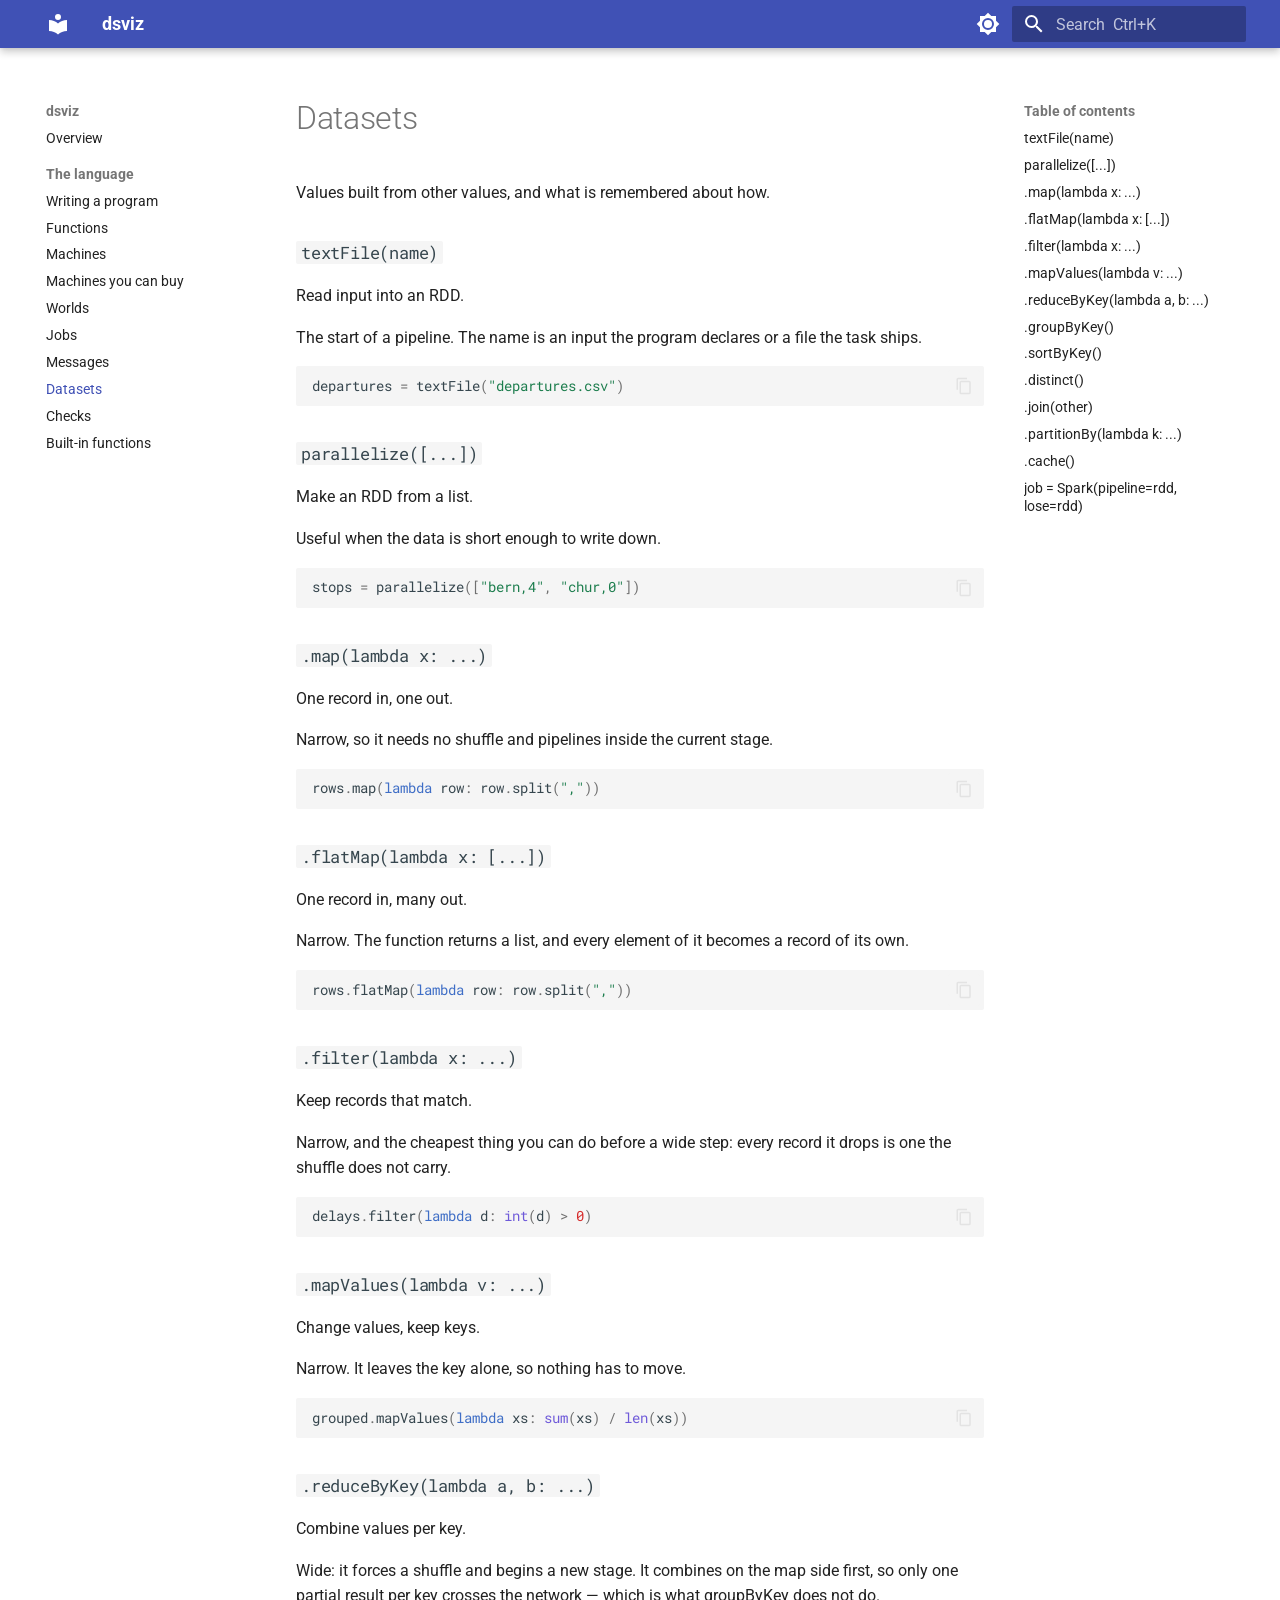
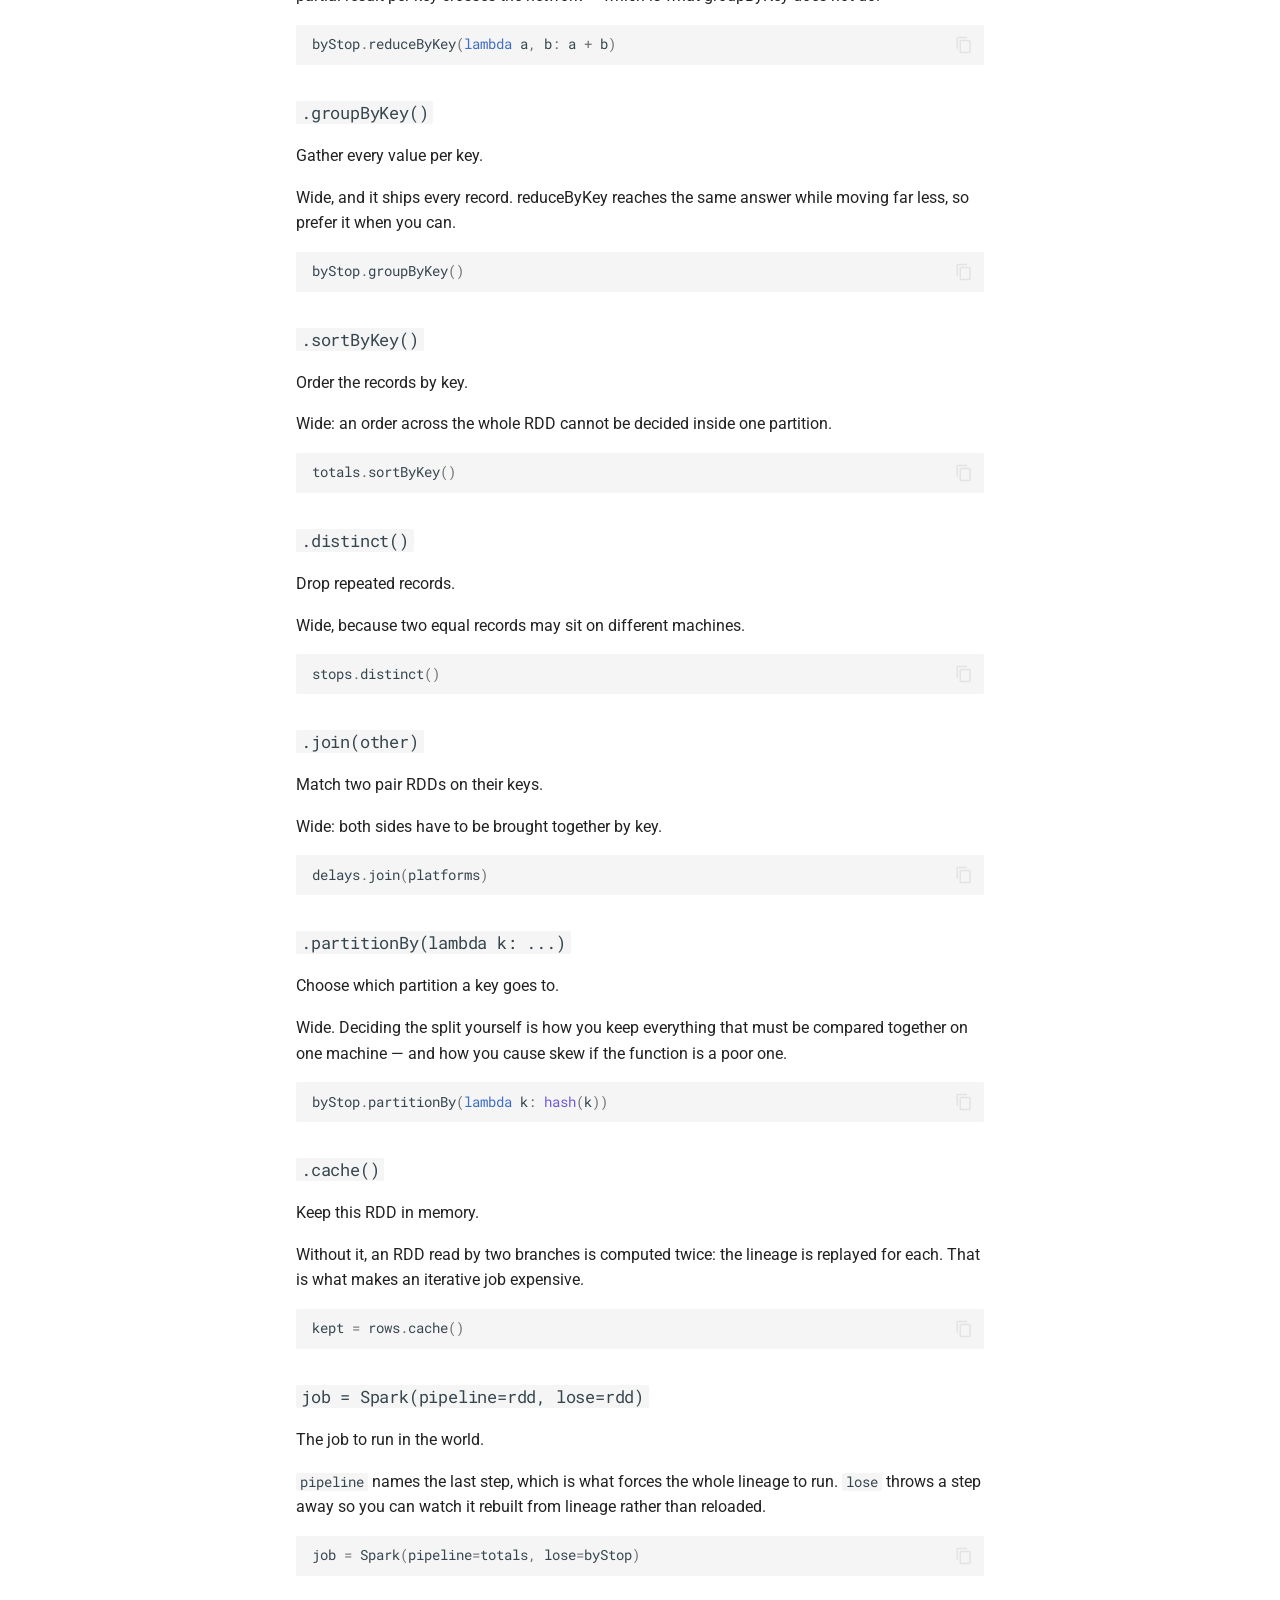
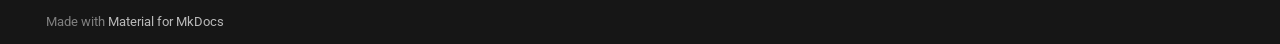
<file: site/language/datasets/index.html>
<!doctype html>
<html lang="en" class="no-js">
  <head>
    
      <meta charset="utf-8">
      <meta name="viewport" content="width=device-width,initial-scale=1">
      
        <meta name="description" content="Values built from other values, and what is remembered about how.">
      
      
      
        <link rel="canonical" href="https://jangrau13.github.io/dsviz/language/datasets/">
      
      
        <link rel="prev" href="../messages/">
      
      
        <link rel="next" href="../checks/">
      
      
        
      
      
      <link rel="icon" href="../../assets/images/favicon.png">
      <meta name="generator" content="mkdocs-1.6.1, mkdocs-material-9.7.7">
    
    
      
        <title>Datasets - dsviz</title>
      
    
    
      <link rel="stylesheet" href="../../assets/stylesheets/main.ec1eaa64.min.css">
      
        
        <link rel="stylesheet" href="../../assets/stylesheets/palette.ab4e12ef.min.css">
      
      


    
    
      
    
    
      
        
        
        <link rel="preconnect" href="https://fonts.gstatic.com" crossorigin>
        <link rel="stylesheet" href="https://fonts.googleapis.com/css?family=Roboto:300,300i,400,400i,700,700i%7CRoboto+Mono:400,400i,700,700i&display=fallback">
        <style>:root{--md-text-font:"Roboto";--md-code-font:"Roboto Mono"}</style>
      
    
    
    <script>__md_scope=new URL("../..",location),__md_hash=e=>[...e].reduce(((e,_)=>(e<<5)-e+_.charCodeAt(0)),0),__md_get=(e,_=localStorage,t=__md_scope)=>JSON.parse(_.getItem(t.pathname+"."+e)),__md_set=(e,_,t=localStorage,a=__md_scope)=>{try{t.setItem(a.pathname+"."+e,JSON.stringify(_))}catch(e){}}</script>
    
      

    
    
  </head>
  
  
    
    
      
    
    
    
    
    <body dir="ltr" data-md-color-scheme="default" data-md-color-primary="indigo" data-md-color-accent="indigo">
  
    
    <input class="md-toggle" data-md-toggle="drawer" type="checkbox" id="__drawer" autocomplete="off">
    <input class="md-toggle" data-md-toggle="search" type="checkbox" id="__search" autocomplete="off">
    <label class="md-overlay" for="__drawer"></label>
    <div data-md-component="skip">
      
        
        <a href="#datasets" class="md-skip">
          Skip to content
        </a>
      
    </div>
    <div data-md-component="announce">
      
    </div>
    
    
      

  

<header class="md-header md-header--shadow" data-md-component="header">
  <nav class="md-header__inner md-grid" aria-label="Header">
    <a href="../.." title="dsviz" class="md-header__button md-logo" aria-label="dsviz" data-md-component="logo">
      
  
  <svg xmlns="http://www.w3.org/2000/svg" viewBox="0 0 24 24"><path d="M12 8a3 3 0 0 0 3-3 3 3 0 0 0-3-3 3 3 0 0 0-3 3 3 3 0 0 0 3 3m0 3.54C9.64 9.35 6.5 8 3 8v11c3.5 0 6.64 1.35 9 3.54 2.36-2.19 5.5-3.54 9-3.54V8c-3.5 0-6.64 1.35-9 3.54"/></svg>

    </a>
    <label class="md-header__button md-icon" for="__drawer">
      
      <svg xmlns="http://www.w3.org/2000/svg" viewBox="0 0 24 24"><path d="M3 6h18v2H3zm0 5h18v2H3zm0 5h18v2H3z"/></svg>
    </label>
    <div class="md-header__title" data-md-component="header-title">
      <div class="md-header__ellipsis">
        <div class="md-header__topic">
          <span class="md-ellipsis">
            dsviz
          </span>
        </div>
        <div class="md-header__topic" data-md-component="header-topic">
          <span class="md-ellipsis">
            
              Datasets
            
          </span>
        </div>
      </div>
    </div>
    
      
        <form class="md-header__option" data-md-component="palette">
  
    
    
    
    <input class="md-option" data-md-color-media="(prefers-color-scheme: light)" data-md-color-scheme="default" data-md-color-primary="indigo" data-md-color-accent="indigo"  aria-label="dark mode"  type="radio" name="__palette" id="__palette_0">
    
      <label class="md-header__button md-icon" title="dark mode" for="__palette_1" hidden>
        <svg xmlns="http://www.w3.org/2000/svg" viewBox="0 0 24 24"><path d="M12 8a4 4 0 0 0-4 4 4 4 0 0 0 4 4 4 4 0 0 0 4-4 4 4 0 0 0-4-4m0 10a6 6 0 0 1-6-6 6 6 0 0 1 6-6 6 6 0 0 1 6 6 6 6 0 0 1-6 6m8-9.31V4h-4.69L12 .69 8.69 4H4v4.69L.69 12 4 15.31V20h4.69L12 23.31 15.31 20H20v-4.69L23.31 12z"/></svg>
      </label>
    
  
    
    
    
    <input class="md-option" data-md-color-media="(prefers-color-scheme: dark)" data-md-color-scheme="slate" data-md-color-primary="indigo" data-md-color-accent="indigo"  aria-label="light mode"  type="radio" name="__palette" id="__palette_1">
    
      <label class="md-header__button md-icon" title="light mode" for="__palette_0" hidden>
        <svg xmlns="http://www.w3.org/2000/svg" viewBox="0 0 24 24"><path d="M12 18c-.89 0-1.74-.2-2.5-.55C11.56 16.5 13 14.42 13 12s-1.44-4.5-3.5-5.45C10.26 6.2 11.11 6 12 6a6 6 0 0 1 6 6 6 6 0 0 1-6 6m8-9.31V4h-4.69L12 .69 8.69 4H4v4.69L.69 12 4 15.31V20h4.69L12 23.31 15.31 20H20v-4.69L23.31 12z"/></svg>
      </label>
    
  
</form>
      
    
    
      <script>var palette=__md_get("__palette");if(palette&&palette.color){if("(prefers-color-scheme)"===palette.color.media){var media=matchMedia("(prefers-color-scheme: light)"),input=document.querySelector(media.matches?"[data-md-color-media='(prefers-color-scheme: light)']":"[data-md-color-media='(prefers-color-scheme: dark)']");palette.color.media=input.getAttribute("data-md-color-media"),palette.color.scheme=input.getAttribute("data-md-color-scheme"),palette.color.primary=input.getAttribute("data-md-color-primary"),palette.color.accent=input.getAttribute("data-md-color-accent")}for(var[key,value]of Object.entries(palette.color))document.body.setAttribute("data-md-color-"+key,value)}</script>
    
    
    
      
      
        <label class="md-header__button md-icon" for="__search">
          
          <svg xmlns="http://www.w3.org/2000/svg" viewBox="0 0 24 24"><path d="M9.5 3A6.5 6.5 0 0 1 16 9.5c0 1.61-.59 3.09-1.56 4.23l.27.27h.79l5 5-1.5 1.5-5-5v-.79l-.27-.27A6.52 6.52 0 0 1 9.5 16 6.5 6.5 0 0 1 3 9.5 6.5 6.5 0 0 1 9.5 3m0 2C7 5 5 7 5 9.5S7 14 9.5 14 14 12 14 9.5 12 5 9.5 5"/></svg>
        </label>
        <div class="md-search" data-md-component="search" role="dialog">
  <label class="md-search__overlay" for="__search"></label>
  <div class="md-search__inner" role="search">
    <form class="md-search__form" name="search">
      <input type="text" class="md-search__input" name="query" aria-label="Search" placeholder="Search" autocapitalize="off" autocorrect="off" autocomplete="off" spellcheck="false" data-md-component="search-query" required>
      <label class="md-search__icon md-icon" for="__search">
        
        <svg xmlns="http://www.w3.org/2000/svg" viewBox="0 0 24 24"><path d="M9.5 3A6.5 6.5 0 0 1 16 9.5c0 1.61-.59 3.09-1.56 4.23l.27.27h.79l5 5-1.5 1.5-5-5v-.79l-.27-.27A6.52 6.52 0 0 1 9.5 16 6.5 6.5 0 0 1 3 9.5 6.5 6.5 0 0 1 9.5 3m0 2C7 5 5 7 5 9.5S7 14 9.5 14 14 12 14 9.5 12 5 9.5 5"/></svg>
        
        <svg xmlns="http://www.w3.org/2000/svg" viewBox="0 0 24 24"><path d="M20 11v2H8l5.5 5.5-1.42 1.42L4.16 12l7.92-7.92L13.5 5.5 8 11z"/></svg>
      </label>
      <nav class="md-search__options" aria-label="Search">
        
        <button type="reset" class="md-search__icon md-icon" title="Clear" aria-label="Clear" tabindex="-1">
          
          <svg xmlns="http://www.w3.org/2000/svg" viewBox="0 0 24 24"><path d="M19 6.41 17.59 5 12 10.59 6.41 5 5 6.41 10.59 12 5 17.59 6.41 19 12 13.41 17.59 19 19 17.59 13.41 12z"/></svg>
        </button>
      </nav>
      
        <div class="md-search__suggest" data-md-component="search-suggest"></div>
      
    </form>
    <div class="md-search__output">
      <div class="md-search__scrollwrap" tabindex="0" data-md-scrollfix>
        <div class="md-search-result" data-md-component="search-result">
          <div class="md-search-result__meta">
            Initializing search
          </div>
          <ol class="md-search-result__list" role="presentation"></ol>
        </div>
      </div>
    </div>
  </div>
</div>
      
    
    
  </nav>
  
</header>
    
    <div class="md-container" data-md-component="container">
      
      
        
          
        
      
      <main class="md-main" data-md-component="main">
        <div class="md-main__inner md-grid">
          
            
              
              <div class="md-sidebar md-sidebar--primary" data-md-component="sidebar" data-md-type="navigation" >
                <div class="md-sidebar__scrollwrap">
                  <div class="md-sidebar__inner">
                    



<nav class="md-nav md-nav--primary" aria-label="Navigation" data-md-level="0">
  <label class="md-nav__title" for="__drawer">
    <a href="../.." title="dsviz" class="md-nav__button md-logo" aria-label="dsviz" data-md-component="logo">
      
  
  <svg xmlns="http://www.w3.org/2000/svg" viewBox="0 0 24 24"><path d="M12 8a3 3 0 0 0 3-3 3 3 0 0 0-3-3 3 3 0 0 0-3 3 3 3 0 0 0 3 3m0 3.54C9.64 9.35 6.5 8 3 8v11c3.5 0 6.64 1.35 9 3.54 2.36-2.19 5.5-3.54 9-3.54V8c-3.5 0-6.64 1.35-9 3.54"/></svg>

    </a>
    dsviz
  </label>
  
  <ul class="md-nav__list" data-md-scrollfix>
    
      
      
  
  
  
  
    <li class="md-nav__item">
      <a href="../.." class="md-nav__link">
        
  
  
  <span class="md-ellipsis">
    
  
    Overview
  

    
  </span>
  
  

      </a>
    </li>
  

    
      
      
  
  
    
  
  
  
    
    
    
    
      
        
        
      
    
    
    <li class="md-nav__item md-nav__item--active md-nav__item--section md-nav__item--nested">
      
        
        
        <input class="md-nav__toggle md-toggle " type="checkbox" id="__nav_2" checked>
        
          
          <label class="md-nav__link" for="__nav_2" id="__nav_2_label" tabindex="">
            
  
  
  <span class="md-ellipsis">
    
  
    The language
  

    
  </span>
  
  

            <span class="md-nav__icon md-icon"></span>
          </label>
        
        <nav class="md-nav" data-md-level="1" aria-labelledby="__nav_2_label" aria-expanded="true">
          <label class="md-nav__title" for="__nav_2">
            <span class="md-nav__icon md-icon"></span>
            
  
    The language
  

          </label>
          <ul class="md-nav__list" data-md-scrollfix>
            
              
                
  
  
  
  
    <li class="md-nav__item">
      <a href="../" class="md-nav__link">
        
  
  
  <span class="md-ellipsis">
    
  
    Writing a program
  

    
  </span>
  
  

      </a>
    </li>
  

              
            
              
                
  
  
  
  
    <li class="md-nav__item">
      <a href="../functions/" class="md-nav__link">
        
  
  
  <span class="md-ellipsis">
    
  
    Functions
  

    
  </span>
  
  

      </a>
    </li>
  

              
            
              
                
  
  
  
  
    <li class="md-nav__item">
      <a href="../machines/" class="md-nav__link">
        
  
  
  <span class="md-ellipsis">
    
  
    Machines
  

    
  </span>
  
  

      </a>
    </li>
  

              
            
              
                
  
  
  
  
    <li class="md-nav__item">
      <a href="../machines-you-can-buy/" class="md-nav__link">
        
  
  
  <span class="md-ellipsis">
    
  
    Machines you can buy
  

    
  </span>
  
  

      </a>
    </li>
  

              
            
              
                
  
  
  
  
    <li class="md-nav__item">
      <a href="../worlds/" class="md-nav__link">
        
  
  
  <span class="md-ellipsis">
    
  
    Worlds
  

    
  </span>
  
  

      </a>
    </li>
  

              
            
              
                
  
  
  
  
    <li class="md-nav__item">
      <a href="../jobs/" class="md-nav__link">
        
  
  
  <span class="md-ellipsis">
    
  
    Jobs
  

    
  </span>
  
  

      </a>
    </li>
  

              
            
              
                
  
  
  
  
    <li class="md-nav__item">
      <a href="../messages/" class="md-nav__link">
        
  
  
  <span class="md-ellipsis">
    
  
    Messages
  

    
  </span>
  
  

      </a>
    </li>
  

              
            
              
                
  
  
    
  
  
  
    <li class="md-nav__item md-nav__item--active">
      
      <input class="md-nav__toggle md-toggle" type="checkbox" id="__toc">
      
      
        
      
      
        <label class="md-nav__link md-nav__link--active" for="__toc">
          
  
  
  <span class="md-ellipsis">
    
  
    Datasets
  

    
  </span>
  
  

          <span class="md-nav__icon md-icon"></span>
        </label>
      
      <a href="./" class="md-nav__link md-nav__link--active">
        
  
  
  <span class="md-ellipsis">
    
  
    Datasets
  

    
  </span>
  
  

      </a>
      
        

<nav class="md-nav md-nav--secondary" aria-label="Table of contents">
  
  
  
    
  
  
    <label class="md-nav__title" for="__toc">
      <span class="md-nav__icon md-icon"></span>
      Table of contents
    </label>
    <ul class="md-nav__list" data-md-component="toc" data-md-scrollfix>
      
        <li class="md-nav__item">
  <a href="#textfilename" class="md-nav__link">
    <span class="md-ellipsis">
      
        textFile(name)
      
    </span>
  </a>
  
</li>
      
        <li class="md-nav__item">
  <a href="#parallelize" class="md-nav__link">
    <span class="md-ellipsis">
      
        parallelize([...])
      
    </span>
  </a>
  
</li>
      
        <li class="md-nav__item">
  <a href="#maplambda-x" class="md-nav__link">
    <span class="md-ellipsis">
      
        .map(lambda x: ...)
      
    </span>
  </a>
  
</li>
      
        <li class="md-nav__item">
  <a href="#flatmaplambda-x" class="md-nav__link">
    <span class="md-ellipsis">
      
        .flatMap(lambda x: [...])
      
    </span>
  </a>
  
</li>
      
        <li class="md-nav__item">
  <a href="#filterlambda-x" class="md-nav__link">
    <span class="md-ellipsis">
      
        .filter(lambda x: ...)
      
    </span>
  </a>
  
</li>
      
        <li class="md-nav__item">
  <a href="#mapvalueslambda-v" class="md-nav__link">
    <span class="md-ellipsis">
      
        .mapValues(lambda v: ...)
      
    </span>
  </a>
  
</li>
      
        <li class="md-nav__item">
  <a href="#reducebykeylambda-a-b" class="md-nav__link">
    <span class="md-ellipsis">
      
        .reduceByKey(lambda a, b: ...)
      
    </span>
  </a>
  
</li>
      
        <li class="md-nav__item">
  <a href="#groupbykey" class="md-nav__link">
    <span class="md-ellipsis">
      
        .groupByKey()
      
    </span>
  </a>
  
</li>
      
        <li class="md-nav__item">
  <a href="#sortbykey" class="md-nav__link">
    <span class="md-ellipsis">
      
        .sortByKey()
      
    </span>
  </a>
  
</li>
      
        <li class="md-nav__item">
  <a href="#distinct" class="md-nav__link">
    <span class="md-ellipsis">
      
        .distinct()
      
    </span>
  </a>
  
</li>
      
        <li class="md-nav__item">
  <a href="#joinother" class="md-nav__link">
    <span class="md-ellipsis">
      
        .join(other)
      
    </span>
  </a>
  
</li>
      
        <li class="md-nav__item">
  <a href="#partitionbylambda-k" class="md-nav__link">
    <span class="md-ellipsis">
      
        .partitionBy(lambda k: ...)
      
    </span>
  </a>
  
</li>
      
        <li class="md-nav__item">
  <a href="#cache" class="md-nav__link">
    <span class="md-ellipsis">
      
        .cache()
      
    </span>
  </a>
  
</li>
      
        <li class="md-nav__item">
  <a href="#job-sparkpipelinerdd-loserdd" class="md-nav__link">
    <span class="md-ellipsis">
      
        job = Spark(pipeline=rdd, lose=rdd)
      
    </span>
  </a>
  
</li>
      
    </ul>
  
</nav>
      
    </li>
  

              
            
              
                
  
  
  
  
    <li class="md-nav__item">
      <a href="../checks/" class="md-nav__link">
        
  
  
  <span class="md-ellipsis">
    
  
    Checks
  

    
  </span>
  
  

      </a>
    </li>
  

              
            
              
                
  
  
  
  
    <li class="md-nav__item">
      <a href="../builtins/" class="md-nav__link">
        
  
  
  <span class="md-ellipsis">
    
  
    Built-in functions
  

    
  </span>
  
  

      </a>
    </li>
  

              
            
          </ul>
        </nav>
      
    </li>
  

    
  </ul>
</nav>
                  </div>
                </div>
              </div>
            
            
              
              <div class="md-sidebar md-sidebar--secondary" data-md-component="sidebar" data-md-type="toc" >
                <div class="md-sidebar__scrollwrap">
                  <div class="md-sidebar__inner">
                    

<nav class="md-nav md-nav--secondary" aria-label="Table of contents">
  
  
  
    
  
  
    <label class="md-nav__title" for="__toc">
      <span class="md-nav__icon md-icon"></span>
      Table of contents
    </label>
    <ul class="md-nav__list" data-md-component="toc" data-md-scrollfix>
      
        <li class="md-nav__item">
  <a href="#textfilename" class="md-nav__link">
    <span class="md-ellipsis">
      
        textFile(name)
      
    </span>
  </a>
  
</li>
      
        <li class="md-nav__item">
  <a href="#parallelize" class="md-nav__link">
    <span class="md-ellipsis">
      
        parallelize([...])
      
    </span>
  </a>
  
</li>
      
        <li class="md-nav__item">
  <a href="#maplambda-x" class="md-nav__link">
    <span class="md-ellipsis">
      
        .map(lambda x: ...)
      
    </span>
  </a>
  
</li>
      
        <li class="md-nav__item">
  <a href="#flatmaplambda-x" class="md-nav__link">
    <span class="md-ellipsis">
      
        .flatMap(lambda x: [...])
      
    </span>
  </a>
  
</li>
      
        <li class="md-nav__item">
  <a href="#filterlambda-x" class="md-nav__link">
    <span class="md-ellipsis">
      
        .filter(lambda x: ...)
      
    </span>
  </a>
  
</li>
      
        <li class="md-nav__item">
  <a href="#mapvalueslambda-v" class="md-nav__link">
    <span class="md-ellipsis">
      
        .mapValues(lambda v: ...)
      
    </span>
  </a>
  
</li>
      
        <li class="md-nav__item">
  <a href="#reducebykeylambda-a-b" class="md-nav__link">
    <span class="md-ellipsis">
      
        .reduceByKey(lambda a, b: ...)
      
    </span>
  </a>
  
</li>
      
        <li class="md-nav__item">
  <a href="#groupbykey" class="md-nav__link">
    <span class="md-ellipsis">
      
        .groupByKey()
      
    </span>
  </a>
  
</li>
      
        <li class="md-nav__item">
  <a href="#sortbykey" class="md-nav__link">
    <span class="md-ellipsis">
      
        .sortByKey()
      
    </span>
  </a>
  
</li>
      
        <li class="md-nav__item">
  <a href="#distinct" class="md-nav__link">
    <span class="md-ellipsis">
      
        .distinct()
      
    </span>
  </a>
  
</li>
      
        <li class="md-nav__item">
  <a href="#joinother" class="md-nav__link">
    <span class="md-ellipsis">
      
        .join(other)
      
    </span>
  </a>
  
</li>
      
        <li class="md-nav__item">
  <a href="#partitionbylambda-k" class="md-nav__link">
    <span class="md-ellipsis">
      
        .partitionBy(lambda k: ...)
      
    </span>
  </a>
  
</li>
      
        <li class="md-nav__item">
  <a href="#cache" class="md-nav__link">
    <span class="md-ellipsis">
      
        .cache()
      
    </span>
  </a>
  
</li>
      
        <li class="md-nav__item">
  <a href="#job-sparkpipelinerdd-loserdd" class="md-nav__link">
    <span class="md-ellipsis">
      
        job = Spark(pipeline=rdd, lose=rdd)
      
    </span>
  </a>
  
</li>
      
    </ul>
  
</nav>
                  </div>
                </div>
              </div>
            
          
          
            <div class="md-content" data-md-component="content">
              
              <article class="md-content__inner md-typeset">
                
                  



<h1 id="datasets">Datasets<a class="headerlink" href="#datasets" title="Permanent link">&para;</a></h1>
<p>Values built from other values, and what is remembered about how.</p>
<h3 id="textfilename"><code>textFile(name)</code><a class="headerlink" href="#textfilename" title="Permanent link">&para;</a></h3>
<p>Read input into an RDD.</p>
<p>The start of a pipeline. The name is an input the program declares or a file the task ships.</p>
<div class="highlight"><pre><span></span><code><span class="n">departures</span> <span class="o">=</span> <span class="n">textFile</span><span class="p">(</span><span class="s2">"departures.csv"</span><span class="p">)</span>
</code></pre></div>
<h3 id="parallelize"><code>parallelize([...])</code><a class="headerlink" href="#parallelize" title="Permanent link">&para;</a></h3>
<p>Make an RDD from a list.</p>
<p>Useful when the data is short enough to write down.</p>
<div class="highlight"><pre><span></span><code><span class="n">stops</span> <span class="o">=</span> <span class="n">parallelize</span><span class="p">([</span><span class="s2">"bern,4"</span><span class="p">,</span> <span class="s2">"chur,0"</span><span class="p">])</span>
</code></pre></div>
<h3 id="maplambda-x"><code>.map(lambda x: ...)</code><a class="headerlink" href="#maplambda-x" title="Permanent link">&para;</a></h3>
<p>One record in, one out.</p>
<p>Narrow, so it needs no shuffle and pipelines inside the current stage.</p>
<div class="highlight"><pre><span></span><code><span class="n">rows</span><span class="o">.</span><span class="n">map</span><span class="p">(</span><span class="k">lambda</span> <span class="n">row</span><span class="p">:</span> <span class="n">row</span><span class="o">.</span><span class="n">split</span><span class="p">(</span><span class="s2">","</span><span class="p">))</span>
</code></pre></div>
<h3 id="flatmaplambda-x"><code>.flatMap(lambda x: [...])</code><a class="headerlink" href="#flatmaplambda-x" title="Permanent link">&para;</a></h3>
<p>One record in, many out.</p>
<p>Narrow. The function returns a list, and every element of it becomes a record of its own.</p>
<div class="highlight"><pre><span></span><code><span class="n">rows</span><span class="o">.</span><span class="n">flatMap</span><span class="p">(</span><span class="k">lambda</span> <span class="n">row</span><span class="p">:</span> <span class="n">row</span><span class="o">.</span><span class="n">split</span><span class="p">(</span><span class="s2">","</span><span class="p">))</span>
</code></pre></div>
<h3 id="filterlambda-x"><code>.filter(lambda x: ...)</code><a class="headerlink" href="#filterlambda-x" title="Permanent link">&para;</a></h3>
<p>Keep records that match.</p>
<p>Narrow, and the cheapest thing you can do before a wide step: every record it drops is one the shuffle does not carry.</p>
<div class="highlight"><pre><span></span><code><span class="n">delays</span><span class="o">.</span><span class="n">filter</span><span class="p">(</span><span class="k">lambda</span> <span class="n">d</span><span class="p">:</span> <span class="nb">int</span><span class="p">(</span><span class="n">d</span><span class="p">)</span> <span class="o">&gt;</span> <span class="mi">0</span><span class="p">)</span>
</code></pre></div>
<h3 id="mapvalueslambda-v"><code>.mapValues(lambda v: ...)</code><a class="headerlink" href="#mapvalueslambda-v" title="Permanent link">&para;</a></h3>
<p>Change values, keep keys.</p>
<p>Narrow. It leaves the key alone, so nothing has to move.</p>
<div class="highlight"><pre><span></span><code><span class="n">grouped</span><span class="o">.</span><span class="n">mapValues</span><span class="p">(</span><span class="k">lambda</span> <span class="n">xs</span><span class="p">:</span> <span class="nb">sum</span><span class="p">(</span><span class="n">xs</span><span class="p">)</span> <span class="o">/</span> <span class="nb">len</span><span class="p">(</span><span class="n">xs</span><span class="p">))</span>
</code></pre></div>
<h3 id="reducebykeylambda-a-b"><code>.reduceByKey(lambda a, b: ...)</code><a class="headerlink" href="#reducebykeylambda-a-b" title="Permanent link">&para;</a></h3>
<p>Combine values per key.</p>
<p>Wide: it forces a shuffle and begins a new stage. It combines on the map side first, so only one partial result per key crosses the network — which is what groupByKey does not do.</p>
<div class="highlight"><pre><span></span><code><span class="n">byStop</span><span class="o">.</span><span class="n">reduceByKey</span><span class="p">(</span><span class="k">lambda</span> <span class="n">a</span><span class="p">,</span> <span class="n">b</span><span class="p">:</span> <span class="n">a</span> <span class="o">+</span> <span class="n">b</span><span class="p">)</span>
</code></pre></div>
<h3 id="groupbykey"><code>.groupByKey()</code><a class="headerlink" href="#groupbykey" title="Permanent link">&para;</a></h3>
<p>Gather every value per key.</p>
<p>Wide, and it ships every record. reduceByKey reaches the same answer while moving far less, so prefer it when you can.</p>
<div class="highlight"><pre><span></span><code><span class="n">byStop</span><span class="o">.</span><span class="n">groupByKey</span><span class="p">()</span>
</code></pre></div>
<h3 id="sortbykey"><code>.sortByKey()</code><a class="headerlink" href="#sortbykey" title="Permanent link">&para;</a></h3>
<p>Order the records by key.</p>
<p>Wide: an order across the whole RDD cannot be decided inside one partition.</p>
<div class="highlight"><pre><span></span><code><span class="n">totals</span><span class="o">.</span><span class="n">sortByKey</span><span class="p">()</span>
</code></pre></div>
<h3 id="distinct"><code>.distinct()</code><a class="headerlink" href="#distinct" title="Permanent link">&para;</a></h3>
<p>Drop repeated records.</p>
<p>Wide, because two equal records may sit on different machines.</p>
<div class="highlight"><pre><span></span><code><span class="n">stops</span><span class="o">.</span><span class="n">distinct</span><span class="p">()</span>
</code></pre></div>
<h3 id="joinother"><code>.join(other)</code><a class="headerlink" href="#joinother" title="Permanent link">&para;</a></h3>
<p>Match two pair RDDs on their keys.</p>
<p>Wide: both sides have to be brought together by key.</p>
<div class="highlight"><pre><span></span><code><span class="n">delays</span><span class="o">.</span><span class="n">join</span><span class="p">(</span><span class="n">platforms</span><span class="p">)</span>
</code></pre></div>
<h3 id="partitionbylambda-k"><code>.partitionBy(lambda k: ...)</code><a class="headerlink" href="#partitionbylambda-k" title="Permanent link">&para;</a></h3>
<p>Choose which partition a key goes to.</p>
<p>Wide. Deciding the split yourself is how you keep everything that must be compared together on one machine — and how you cause skew if the function is a poor one.</p>
<div class="highlight"><pre><span></span><code><span class="n">byStop</span><span class="o">.</span><span class="n">partitionBy</span><span class="p">(</span><span class="k">lambda</span> <span class="n">k</span><span class="p">:</span> <span class="nb">hash</span><span class="p">(</span><span class="n">k</span><span class="p">))</span>
</code></pre></div>
<h3 id="cache"><code>.cache()</code><a class="headerlink" href="#cache" title="Permanent link">&para;</a></h3>
<p>Keep this RDD in memory.</p>
<p>Without it, an RDD read by two branches is computed twice: the lineage is replayed for each. That is what makes an iterative job expensive.</p>
<div class="highlight"><pre><span></span><code><span class="n">kept</span> <span class="o">=</span> <span class="n">rows</span><span class="o">.</span><span class="n">cache</span><span class="p">()</span>
</code></pre></div>
<h3 id="job-sparkpipelinerdd-loserdd"><code>job = Spark(pipeline=rdd, lose=rdd)</code><a class="headerlink" href="#job-sparkpipelinerdd-loserdd" title="Permanent link">&para;</a></h3>
<p>The job to run in the world.</p>
<p><code>pipeline</code> names the last step, which is what forces the whole lineage to run. <code>lose</code> throws a step away so you can watch it rebuilt from lineage rather than reloaded.</p>
<div class="highlight"><pre><span></span><code><span class="n">job</span> <span class="o">=</span> <span class="n">Spark</span><span class="p">(</span><span class="n">pipeline</span><span class="o">=</span><span class="n">totals</span><span class="p">,</span> <span class="n">lose</span><span class="o">=</span><span class="n">byStop</span><span class="p">)</span>
</code></pre></div>







  
  






                
              </article>
            </div>
          
          
<script>var target=document.getElementById(location.hash.slice(1));target&&target.name&&(target.checked=target.name.startsWith("__tabbed_"))</script>
        </div>
        
          <button type="button" class="md-top md-icon" data-md-component="top" hidden>
  
  <svg xmlns="http://www.w3.org/2000/svg" viewBox="0 0 24 24"><path d="M13 20h-2V8l-5.5 5.5-1.42-1.42L12 4.16l7.92 7.92-1.42 1.42L13 8z"/></svg>
  Back to top
</button>
        
      </main>
      
        <footer class="md-footer">
  
  <div class="md-footer-meta md-typeset">
    <div class="md-footer-meta__inner md-grid">
      <div class="md-copyright">
  
  
    Made with
    <a href="https://squidfunk.github.io/mkdocs-material/" target="_blank" rel="noopener">
      Material for MkDocs
    </a>
  
</div>
      
    </div>
  </div>
</footer>
      
    </div>
    <div class="md-dialog" data-md-component="dialog">
      <div class="md-dialog__inner md-typeset"></div>
    </div>
    
    
    
      
      
      <script id="__config" type="application/json">{"annotate": null, "base": "../..", "features": ["navigation.sections", "navigation.top", "content.code.copy", "search.suggest"], "search": "../../assets/javascripts/workers/search.2c215733.min.js", "tags": null, "translations": {"clipboard.copied": "Copied to clipboard", "clipboard.copy": "Copy to clipboard", "search.result.more.one": "1 more on this page", "search.result.more.other": "# more on this page", "search.result.none": "No matching documents", "search.result.one": "1 matching document", "search.result.other": "# matching documents", "search.result.placeholder": "Type to start searching", "search.result.term.missing": "Missing", "select.version": "Select version"}, "version": null}</script>
    
    
      <script src="../../assets/javascripts/bundle.d7400e89.min.js"></script>
      
        <script src="../../assets/js/search-shortcut.js"></script>
      
    
  </body>
</html>
</file>
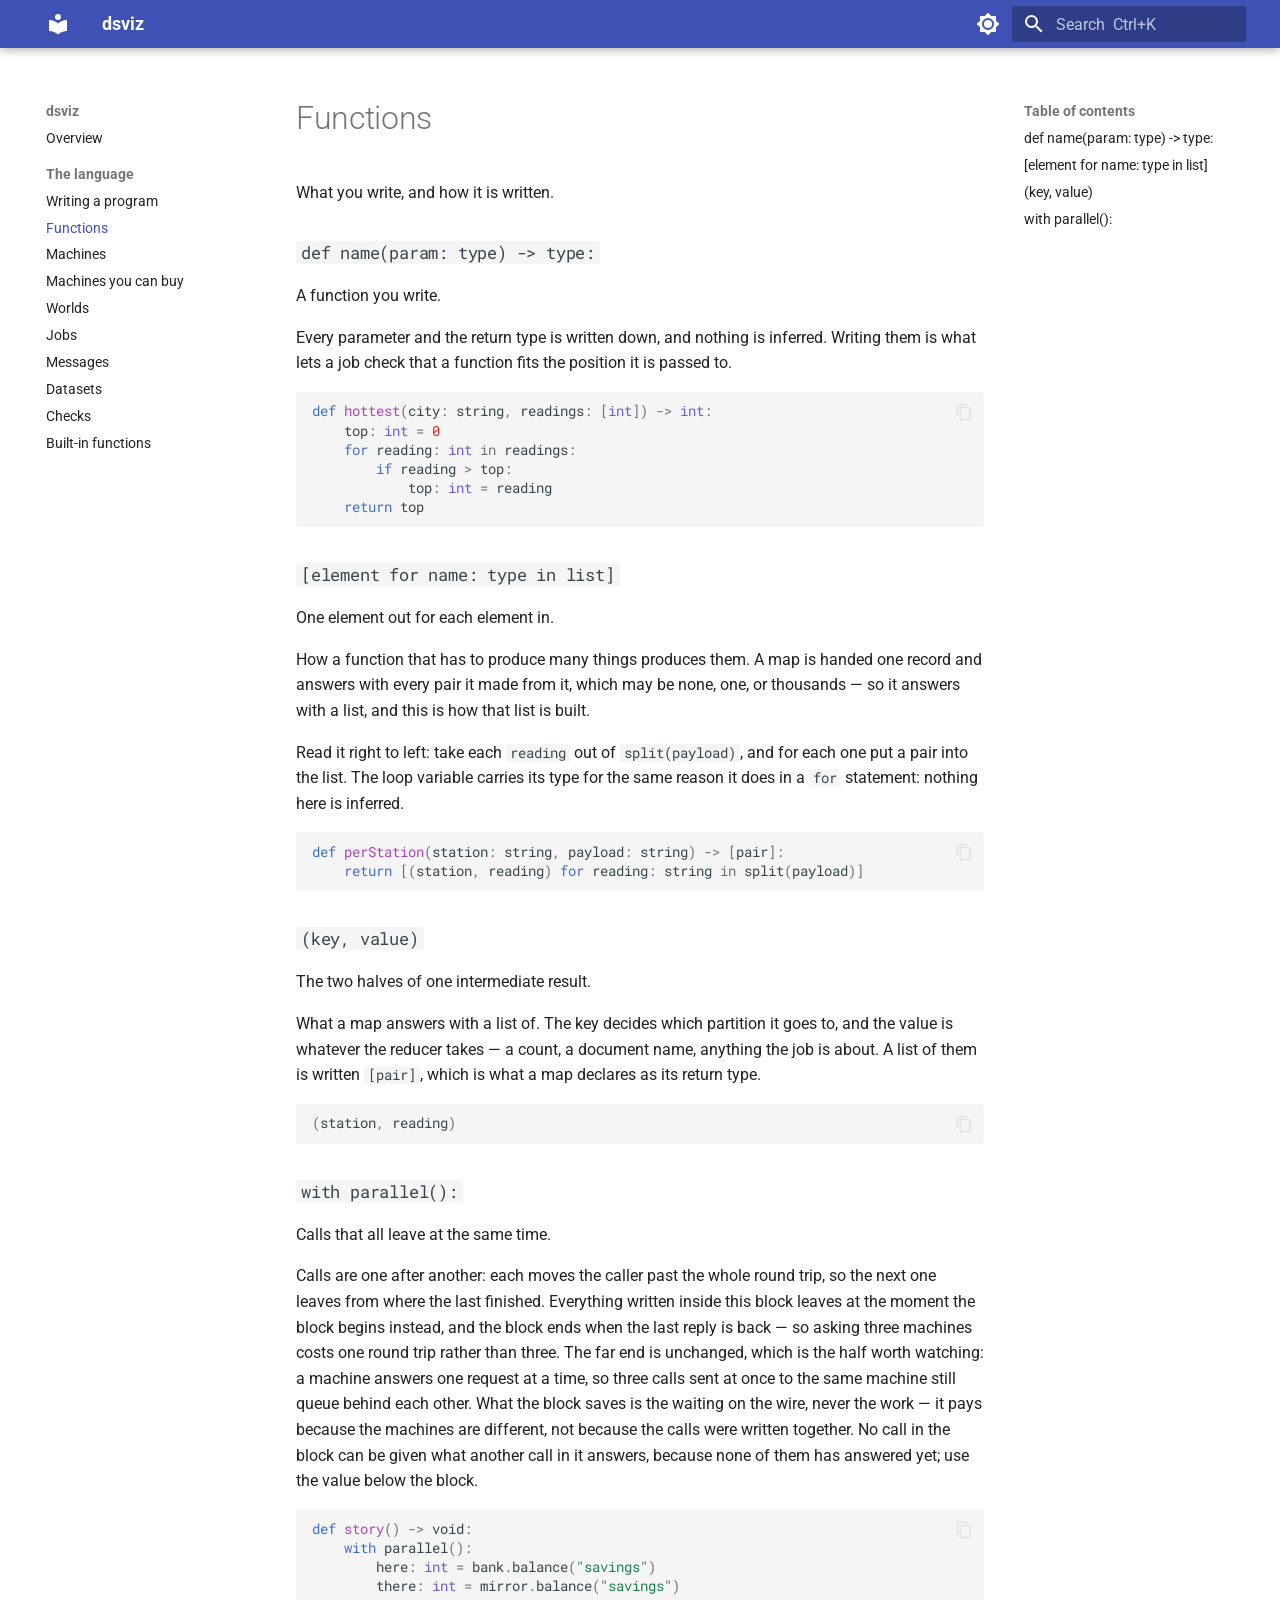
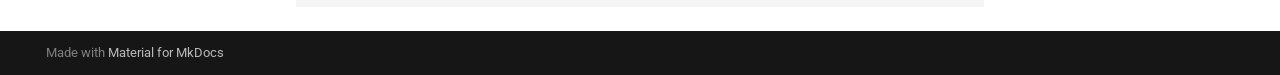
<file: site/language/functions/index.html>
<!doctype html>
<html lang="en" class="no-js">
  <head>
    
      <meta charset="utf-8">
      <meta name="viewport" content="width=device-width,initial-scale=1">
      
        <meta name="description" content="What you write, and how it is written.">
      
      
      
        <link rel="canonical" href="https://jangrau13.github.io/dsviz/language/functions/">
      
      
        <link rel="prev" href="../">
      
      
        <link rel="next" href="../machines/">
      
      
        
      
      
      <link rel="icon" href="../../assets/images/favicon.png">
      <meta name="generator" content="mkdocs-1.6.1, mkdocs-material-9.7.7">
    
    
      
        <title>Functions - dsviz</title>
      
    
    
      <link rel="stylesheet" href="../../assets/stylesheets/main.ec1eaa64.min.css">
      
        
        <link rel="stylesheet" href="../../assets/stylesheets/palette.ab4e12ef.min.css">
      
      


    
    
      
    
    
      
        
        
        <link rel="preconnect" href="https://fonts.gstatic.com" crossorigin>
        <link rel="stylesheet" href="https://fonts.googleapis.com/css?family=Roboto:300,300i,400,400i,700,700i%7CRoboto+Mono:400,400i,700,700i&display=fallback">
        <style>:root{--md-text-font:"Roboto";--md-code-font:"Roboto Mono"}</style>
      
    
    
    <script>__md_scope=new URL("../..",location),__md_hash=e=>[...e].reduce(((e,_)=>(e<<5)-e+_.charCodeAt(0)),0),__md_get=(e,_=localStorage,t=__md_scope)=>JSON.parse(_.getItem(t.pathname+"."+e)),__md_set=(e,_,t=localStorage,a=__md_scope)=>{try{t.setItem(a.pathname+"."+e,JSON.stringify(_))}catch(e){}}</script>
    
      

    
    
  </head>
  
  
    
    
      
    
    
    
    
    <body dir="ltr" data-md-color-scheme="default" data-md-color-primary="indigo" data-md-color-accent="indigo">
  
    
    <input class="md-toggle" data-md-toggle="drawer" type="checkbox" id="__drawer" autocomplete="off">
    <input class="md-toggle" data-md-toggle="search" type="checkbox" id="__search" autocomplete="off">
    <label class="md-overlay" for="__drawer"></label>
    <div data-md-component="skip">
      
        
        <a href="#functions" class="md-skip">
          Skip to content
        </a>
      
    </div>
    <div data-md-component="announce">
      
    </div>
    
    
      

  

<header class="md-header md-header--shadow" data-md-component="header">
  <nav class="md-header__inner md-grid" aria-label="Header">
    <a href="../.." title="dsviz" class="md-header__button md-logo" aria-label="dsviz" data-md-component="logo">
      
  
  <svg xmlns="http://www.w3.org/2000/svg" viewBox="0 0 24 24"><path d="M12 8a3 3 0 0 0 3-3 3 3 0 0 0-3-3 3 3 0 0 0-3 3 3 3 0 0 0 3 3m0 3.54C9.64 9.35 6.5 8 3 8v11c3.5 0 6.64 1.35 9 3.54 2.36-2.19 5.5-3.54 9-3.54V8c-3.5 0-6.64 1.35-9 3.54"/></svg>

    </a>
    <label class="md-header__button md-icon" for="__drawer">
      
      <svg xmlns="http://www.w3.org/2000/svg" viewBox="0 0 24 24"><path d="M3 6h18v2H3zm0 5h18v2H3zm0 5h18v2H3z"/></svg>
    </label>
    <div class="md-header__title" data-md-component="header-title">
      <div class="md-header__ellipsis">
        <div class="md-header__topic">
          <span class="md-ellipsis">
            dsviz
          </span>
        </div>
        <div class="md-header__topic" data-md-component="header-topic">
          <span class="md-ellipsis">
            
              Functions
            
          </span>
        </div>
      </div>
    </div>
    
      
        <form class="md-header__option" data-md-component="palette">
  
    
    
    
    <input class="md-option" data-md-color-media="(prefers-color-scheme: light)" data-md-color-scheme="default" data-md-color-primary="indigo" data-md-color-accent="indigo"  aria-label="dark mode"  type="radio" name="__palette" id="__palette_0">
    
      <label class="md-header__button md-icon" title="dark mode" for="__palette_1" hidden>
        <svg xmlns="http://www.w3.org/2000/svg" viewBox="0 0 24 24"><path d="M12 8a4 4 0 0 0-4 4 4 4 0 0 0 4 4 4 4 0 0 0 4-4 4 4 0 0 0-4-4m0 10a6 6 0 0 1-6-6 6 6 0 0 1 6-6 6 6 0 0 1 6 6 6 6 0 0 1-6 6m8-9.31V4h-4.69L12 .69 8.69 4H4v4.69L.69 12 4 15.31V20h4.69L12 23.31 15.31 20H20v-4.69L23.31 12z"/></svg>
      </label>
    
  
    
    
    
    <input class="md-option" data-md-color-media="(prefers-color-scheme: dark)" data-md-color-scheme="slate" data-md-color-primary="indigo" data-md-color-accent="indigo"  aria-label="light mode"  type="radio" name="__palette" id="__palette_1">
    
      <label class="md-header__button md-icon" title="light mode" for="__palette_0" hidden>
        <svg xmlns="http://www.w3.org/2000/svg" viewBox="0 0 24 24"><path d="M12 18c-.89 0-1.74-.2-2.5-.55C11.56 16.5 13 14.42 13 12s-1.44-4.5-3.5-5.45C10.26 6.2 11.11 6 12 6a6 6 0 0 1 6 6 6 6 0 0 1-6 6m8-9.31V4h-4.69L12 .69 8.69 4H4v4.69L.69 12 4 15.31V20h4.69L12 23.31 15.31 20H20v-4.69L23.31 12z"/></svg>
      </label>
    
  
</form>
      
    
    
      <script>var palette=__md_get("__palette");if(palette&&palette.color){if("(prefers-color-scheme)"===palette.color.media){var media=matchMedia("(prefers-color-scheme: light)"),input=document.querySelector(media.matches?"[data-md-color-media='(prefers-color-scheme: light)']":"[data-md-color-media='(prefers-color-scheme: dark)']");palette.color.media=input.getAttribute("data-md-color-media"),palette.color.scheme=input.getAttribute("data-md-color-scheme"),palette.color.primary=input.getAttribute("data-md-color-primary"),palette.color.accent=input.getAttribute("data-md-color-accent")}for(var[key,value]of Object.entries(palette.color))document.body.setAttribute("data-md-color-"+key,value)}</script>
    
    
    
      
      
        <label class="md-header__button md-icon" for="__search">
          
          <svg xmlns="http://www.w3.org/2000/svg" viewBox="0 0 24 24"><path d="M9.5 3A6.5 6.5 0 0 1 16 9.5c0 1.61-.59 3.09-1.56 4.23l.27.27h.79l5 5-1.5 1.5-5-5v-.79l-.27-.27A6.52 6.52 0 0 1 9.5 16 6.5 6.5 0 0 1 3 9.5 6.5 6.5 0 0 1 9.5 3m0 2C7 5 5 7 5 9.5S7 14 9.5 14 14 12 14 9.5 12 5 9.5 5"/></svg>
        </label>
        <div class="md-search" data-md-component="search" role="dialog">
  <label class="md-search__overlay" for="__search"></label>
  <div class="md-search__inner" role="search">
    <form class="md-search__form" name="search">
      <input type="text" class="md-search__input" name="query" aria-label="Search" placeholder="Search" autocapitalize="off" autocorrect="off" autocomplete="off" spellcheck="false" data-md-component="search-query" required>
      <label class="md-search__icon md-icon" for="__search">
        
        <svg xmlns="http://www.w3.org/2000/svg" viewBox="0 0 24 24"><path d="M9.5 3A6.5 6.5 0 0 1 16 9.5c0 1.61-.59 3.09-1.56 4.23l.27.27h.79l5 5-1.5 1.5-5-5v-.79l-.27-.27A6.52 6.52 0 0 1 9.5 16 6.5 6.5 0 0 1 3 9.5 6.5 6.5 0 0 1 9.5 3m0 2C7 5 5 7 5 9.5S7 14 9.5 14 14 12 14 9.5 12 5 9.5 5"/></svg>
        
        <svg xmlns="http://www.w3.org/2000/svg" viewBox="0 0 24 24"><path d="M20 11v2H8l5.5 5.5-1.42 1.42L4.16 12l7.92-7.92L13.5 5.5 8 11z"/></svg>
      </label>
      <nav class="md-search__options" aria-label="Search">
        
        <button type="reset" class="md-search__icon md-icon" title="Clear" aria-label="Clear" tabindex="-1">
          
          <svg xmlns="http://www.w3.org/2000/svg" viewBox="0 0 24 24"><path d="M19 6.41 17.59 5 12 10.59 6.41 5 5 6.41 10.59 12 5 17.59 6.41 19 12 13.41 17.59 19 19 17.59 13.41 12z"/></svg>
        </button>
      </nav>
      
        <div class="md-search__suggest" data-md-component="search-suggest"></div>
      
    </form>
    <div class="md-search__output">
      <div class="md-search__scrollwrap" tabindex="0" data-md-scrollfix>
        <div class="md-search-result" data-md-component="search-result">
          <div class="md-search-result__meta">
            Initializing search
          </div>
          <ol class="md-search-result__list" role="presentation"></ol>
        </div>
      </div>
    </div>
  </div>
</div>
      
    
    
  </nav>
  
</header>
    
    <div class="md-container" data-md-component="container">
      
      
        
          
        
      
      <main class="md-main" data-md-component="main">
        <div class="md-main__inner md-grid">
          
            
              
              <div class="md-sidebar md-sidebar--primary" data-md-component="sidebar" data-md-type="navigation" >
                <div class="md-sidebar__scrollwrap">
                  <div class="md-sidebar__inner">
                    



<nav class="md-nav md-nav--primary" aria-label="Navigation" data-md-level="0">
  <label class="md-nav__title" for="__drawer">
    <a href="../.." title="dsviz" class="md-nav__button md-logo" aria-label="dsviz" data-md-component="logo">
      
  
  <svg xmlns="http://www.w3.org/2000/svg" viewBox="0 0 24 24"><path d="M12 8a3 3 0 0 0 3-3 3 3 0 0 0-3-3 3 3 0 0 0-3 3 3 3 0 0 0 3 3m0 3.54C9.64 9.35 6.5 8 3 8v11c3.5 0 6.64 1.35 9 3.54 2.36-2.19 5.5-3.54 9-3.54V8c-3.5 0-6.64 1.35-9 3.54"/></svg>

    </a>
    dsviz
  </label>
  
  <ul class="md-nav__list" data-md-scrollfix>
    
      
      
  
  
  
  
    <li class="md-nav__item">
      <a href="../.." class="md-nav__link">
        
  
  
  <span class="md-ellipsis">
    
  
    Overview
  

    
  </span>
  
  

      </a>
    </li>
  

    
      
      
  
  
    
  
  
  
    
    
    
    
      
        
        
      
    
    
    <li class="md-nav__item md-nav__item--active md-nav__item--section md-nav__item--nested">
      
        
        
        <input class="md-nav__toggle md-toggle " type="checkbox" id="__nav_2" checked>
        
          
          <label class="md-nav__link" for="__nav_2" id="__nav_2_label" tabindex="">
            
  
  
  <span class="md-ellipsis">
    
  
    The language
  

    
  </span>
  
  

            <span class="md-nav__icon md-icon"></span>
          </label>
        
        <nav class="md-nav" data-md-level="1" aria-labelledby="__nav_2_label" aria-expanded="true">
          <label class="md-nav__title" for="__nav_2">
            <span class="md-nav__icon md-icon"></span>
            
  
    The language
  

          </label>
          <ul class="md-nav__list" data-md-scrollfix>
            
              
                
  
  
  
  
    <li class="md-nav__item">
      <a href="../" class="md-nav__link">
        
  
  
  <span class="md-ellipsis">
    
  
    Writing a program
  

    
  </span>
  
  

      </a>
    </li>
  

              
            
              
                
  
  
    
  
  
  
    <li class="md-nav__item md-nav__item--active">
      
      <input class="md-nav__toggle md-toggle" type="checkbox" id="__toc">
      
      
        
      
      
        <label class="md-nav__link md-nav__link--active" for="__toc">
          
  
  
  <span class="md-ellipsis">
    
  
    Functions
  

    
  </span>
  
  

          <span class="md-nav__icon md-icon"></span>
        </label>
      
      <a href="./" class="md-nav__link md-nav__link--active">
        
  
  
  <span class="md-ellipsis">
    
  
    Functions
  

    
  </span>
  
  

      </a>
      
        

<nav class="md-nav md-nav--secondary" aria-label="Table of contents">
  
  
  
    
  
  
    <label class="md-nav__title" for="__toc">
      <span class="md-nav__icon md-icon"></span>
      Table of contents
    </label>
    <ul class="md-nav__list" data-md-component="toc" data-md-scrollfix>
      
        <li class="md-nav__item">
  <a href="#def-nameparam-type-type" class="md-nav__link">
    <span class="md-ellipsis">
      
        def name(param: type) -&gt; type:
      
    </span>
  </a>
  
</li>
      
        <li class="md-nav__item">
  <a href="#element-for-name-type-in-list" class="md-nav__link">
    <span class="md-ellipsis">
      
        [element for name: type in list]
      
    </span>
  </a>
  
</li>
      
        <li class="md-nav__item">
  <a href="#key-value" class="md-nav__link">
    <span class="md-ellipsis">
      
        (key, value)
      
    </span>
  </a>
  
</li>
      
        <li class="md-nav__item">
  <a href="#with-parallel" class="md-nav__link">
    <span class="md-ellipsis">
      
        with parallel():
      
    </span>
  </a>
  
</li>
      
    </ul>
  
</nav>
      
    </li>
  

              
            
              
                
  
  
  
  
    <li class="md-nav__item">
      <a href="../machines/" class="md-nav__link">
        
  
  
  <span class="md-ellipsis">
    
  
    Machines
  

    
  </span>
  
  

      </a>
    </li>
  

              
            
              
                
  
  
  
  
    <li class="md-nav__item">
      <a href="../machines-you-can-buy/" class="md-nav__link">
        
  
  
  <span class="md-ellipsis">
    
  
    Machines you can buy
  

    
  </span>
  
  

      </a>
    </li>
  

              
            
              
                
  
  
  
  
    <li class="md-nav__item">
      <a href="../worlds/" class="md-nav__link">
        
  
  
  <span class="md-ellipsis">
    
  
    Worlds
  

    
  </span>
  
  

      </a>
    </li>
  

              
            
              
                
  
  
  
  
    <li class="md-nav__item">
      <a href="../jobs/" class="md-nav__link">
        
  
  
  <span class="md-ellipsis">
    
  
    Jobs
  

    
  </span>
  
  

      </a>
    </li>
  

              
            
              
                
  
  
  
  
    <li class="md-nav__item">
      <a href="../messages/" class="md-nav__link">
        
  
  
  <span class="md-ellipsis">
    
  
    Messages
  

    
  </span>
  
  

      </a>
    </li>
  

              
            
              
                
  
  
  
  
    <li class="md-nav__item">
      <a href="../datasets/" class="md-nav__link">
        
  
  
  <span class="md-ellipsis">
    
  
    Datasets
  

    
  </span>
  
  

      </a>
    </li>
  

              
            
              
                
  
  
  
  
    <li class="md-nav__item">
      <a href="../checks/" class="md-nav__link">
        
  
  
  <span class="md-ellipsis">
    
  
    Checks
  

    
  </span>
  
  

      </a>
    </li>
  

              
            
              
                
  
  
  
  
    <li class="md-nav__item">
      <a href="../builtins/" class="md-nav__link">
        
  
  
  <span class="md-ellipsis">
    
  
    Built-in functions
  

    
  </span>
  
  

      </a>
    </li>
  

              
            
          </ul>
        </nav>
      
    </li>
  

    
  </ul>
</nav>
                  </div>
                </div>
              </div>
            
            
              
              <div class="md-sidebar md-sidebar--secondary" data-md-component="sidebar" data-md-type="toc" >
                <div class="md-sidebar__scrollwrap">
                  <div class="md-sidebar__inner">
                    

<nav class="md-nav md-nav--secondary" aria-label="Table of contents">
  
  
  
    
  
  
    <label class="md-nav__title" for="__toc">
      <span class="md-nav__icon md-icon"></span>
      Table of contents
    </label>
    <ul class="md-nav__list" data-md-component="toc" data-md-scrollfix>
      
        <li class="md-nav__item">
  <a href="#def-nameparam-type-type" class="md-nav__link">
    <span class="md-ellipsis">
      
        def name(param: type) -&gt; type:
      
    </span>
  </a>
  
</li>
      
        <li class="md-nav__item">
  <a href="#element-for-name-type-in-list" class="md-nav__link">
    <span class="md-ellipsis">
      
        [element for name: type in list]
      
    </span>
  </a>
  
</li>
      
        <li class="md-nav__item">
  <a href="#key-value" class="md-nav__link">
    <span class="md-ellipsis">
      
        (key, value)
      
    </span>
  </a>
  
</li>
      
        <li class="md-nav__item">
  <a href="#with-parallel" class="md-nav__link">
    <span class="md-ellipsis">
      
        with parallel():
      
    </span>
  </a>
  
</li>
      
    </ul>
  
</nav>
                  </div>
                </div>
              </div>
            
          
          
            <div class="md-content" data-md-component="content">
              
              <article class="md-content__inner md-typeset">
                
                  



<h1 id="functions">Functions<a class="headerlink" href="#functions" title="Permanent link">&para;</a></h1>
<p>What you write, and how it is written.</p>
<h3 id="def-nameparam-type-type"><code>def name(param: type) -&gt; type:</code><a class="headerlink" href="#def-nameparam-type-type" title="Permanent link">&para;</a></h3>
<p>A function you write.</p>
<p>Every parameter and the return type is written down, and nothing is inferred. Writing them is what lets a job check that a function fits the position it is passed to.</p>
<div class="highlight"><pre><span></span><code><span class="k">def</span><span class="w"> </span><span class="nf">hottest</span><span class="p">(</span><span class="n">city</span><span class="p">:</span> <span class="n">string</span><span class="p">,</span> <span class="n">readings</span><span class="p">:</span> <span class="p">[</span><span class="nb">int</span><span class="p">])</span> <span class="o">-&gt;</span> <span class="nb">int</span><span class="p">:</span>
    <span class="n">top</span><span class="p">:</span> <span class="nb">int</span> <span class="o">=</span> <span class="mi">0</span>
    <span class="k">for</span> <span class="n">reading</span><span class="p">:</span> <span class="nb">int</span> <span class="ow">in</span> <span class="n">readings</span><span class="p">:</span>
        <span class="k">if</span> <span class="n">reading</span> <span class="o">&gt;</span> <span class="n">top</span><span class="p">:</span>
            <span class="n">top</span><span class="p">:</span> <span class="nb">int</span> <span class="o">=</span> <span class="n">reading</span>
    <span class="k">return</span> <span class="n">top</span>
</code></pre></div>
<h3 id="element-for-name-type-in-list"><code>[element for name: type in list]</code><a class="headerlink" href="#element-for-name-type-in-list" title="Permanent link">&para;</a></h3>
<p>One element out for each element in.</p>
<p>How a function that has to produce many things produces them. A map is handed one record and answers with every pair it made from it, which may be none, one, or thousands — so it answers with a list, and this is how that list is built.</p>
<p>Read it right to left: take each <code>reading</code> out of <code>split(payload)</code>, and for each one put a pair into the list. The loop variable carries its type for the same reason it does in a <code>for</code> statement: nothing here is inferred.</p>
<div class="highlight"><pre><span></span><code><span class="k">def</span><span class="w"> </span><span class="nf">perStation</span><span class="p">(</span><span class="n">station</span><span class="p">:</span> <span class="n">string</span><span class="p">,</span> <span class="n">payload</span><span class="p">:</span> <span class="n">string</span><span class="p">)</span> <span class="o">-&gt;</span> <span class="p">[</span><span class="n">pair</span><span class="p">]:</span>
    <span class="k">return</span> <span class="p">[(</span><span class="n">station</span><span class="p">,</span> <span class="n">reading</span><span class="p">)</span> <span class="k">for</span> <span class="n">reading</span><span class="p">:</span> <span class="n">string</span> <span class="ow">in</span> <span class="n">split</span><span class="p">(</span><span class="n">payload</span><span class="p">)]</span>
</code></pre></div>
<h3 id="key-value"><code>(key, value)</code><a class="headerlink" href="#key-value" title="Permanent link">&para;</a></h3>
<p>The two halves of one intermediate result.</p>
<p>What a map answers with a list of. The key decides which partition it goes to, and the value is whatever the reducer takes — a count, a document name, anything the job is about. A list of them is written <code>[pair]</code>, which is what a map declares as its return type.</p>
<div class="highlight"><pre><span></span><code><span class="p">(</span><span class="n">station</span><span class="p">,</span> <span class="n">reading</span><span class="p">)</span>
</code></pre></div>
<h3 id="with-parallel"><code>with parallel():</code><a class="headerlink" href="#with-parallel" title="Permanent link">&para;</a></h3>
<p>Calls that all leave at the same time.</p>
<p>Calls are one after another: each moves the caller past the whole round trip, so the next one leaves from where the last finished. Everything written inside this block leaves at the moment the block begins instead, and the block ends when the last reply is back — so asking three machines costs one round trip rather than three. The far end is unchanged, which is the half worth watching: a machine answers one request at a time, so three calls sent at once to the same machine still queue behind each other. What the block saves is the waiting on the wire, never the work — it pays because the machines are different, not because the calls were written together. No call in the block can be given what another call in it answers, because none of them has answered yet; use the value below the block.</p>
<div class="highlight"><pre><span></span><code><span class="k">def</span><span class="w"> </span><span class="nf">story</span><span class="p">()</span> <span class="o">-&gt;</span> <span class="n">void</span><span class="p">:</span>
    <span class="k">with</span> <span class="n">parallel</span><span class="p">():</span>
        <span class="n">here</span><span class="p">:</span> <span class="nb">int</span> <span class="o">=</span> <span class="n">bank</span><span class="o">.</span><span class="n">balance</span><span class="p">(</span><span class="s2">"savings"</span><span class="p">)</span>
        <span class="n">there</span><span class="p">:</span> <span class="nb">int</span> <span class="o">=</span> <span class="n">mirror</span><span class="o">.</span><span class="n">balance</span><span class="p">(</span><span class="s2">"savings"</span><span class="p">)</span>
</code></pre></div>







  
  






                
              </article>
            </div>
          
          
<script>var target=document.getElementById(location.hash.slice(1));target&&target.name&&(target.checked=target.name.startsWith("__tabbed_"))</script>
        </div>
        
          <button type="button" class="md-top md-icon" data-md-component="top" hidden>
  
  <svg xmlns="http://www.w3.org/2000/svg" viewBox="0 0 24 24"><path d="M13 20h-2V8l-5.5 5.5-1.42-1.42L12 4.16l7.92 7.92-1.42 1.42L13 8z"/></svg>
  Back to top
</button>
        
      </main>
      
        <footer class="md-footer">
  
  <div class="md-footer-meta md-typeset">
    <div class="md-footer-meta__inner md-grid">
      <div class="md-copyright">
  
  
    Made with
    <a href="https://squidfunk.github.io/mkdocs-material/" target="_blank" rel="noopener">
      Material for MkDocs
    </a>
  
</div>
      
    </div>
  </div>
</footer>
      
    </div>
    <div class="md-dialog" data-md-component="dialog">
      <div class="md-dialog__inner md-typeset"></div>
    </div>
    
    
    
      
      
      <script id="__config" type="application/json">{"annotate": null, "base": "../..", "features": ["navigation.sections", "navigation.top", "content.code.copy", "search.suggest"], "search": "../../assets/javascripts/workers/search.2c215733.min.js", "tags": null, "translations": {"clipboard.copied": "Copied to clipboard", "clipboard.copy": "Copy to clipboard", "search.result.more.one": "1 more on this page", "search.result.more.other": "# more on this page", "search.result.none": "No matching documents", "search.result.one": "1 matching document", "search.result.other": "# matching documents", "search.result.placeholder": "Type to start searching", "search.result.term.missing": "Missing", "select.version": "Select version"}, "version": null}</script>
    
    
      <script src="../../assets/javascripts/bundle.d7400e89.min.js"></script>
      
        <script src="../../assets/js/search-shortcut.js"></script>
      
    
  </body>
</html>
</file>
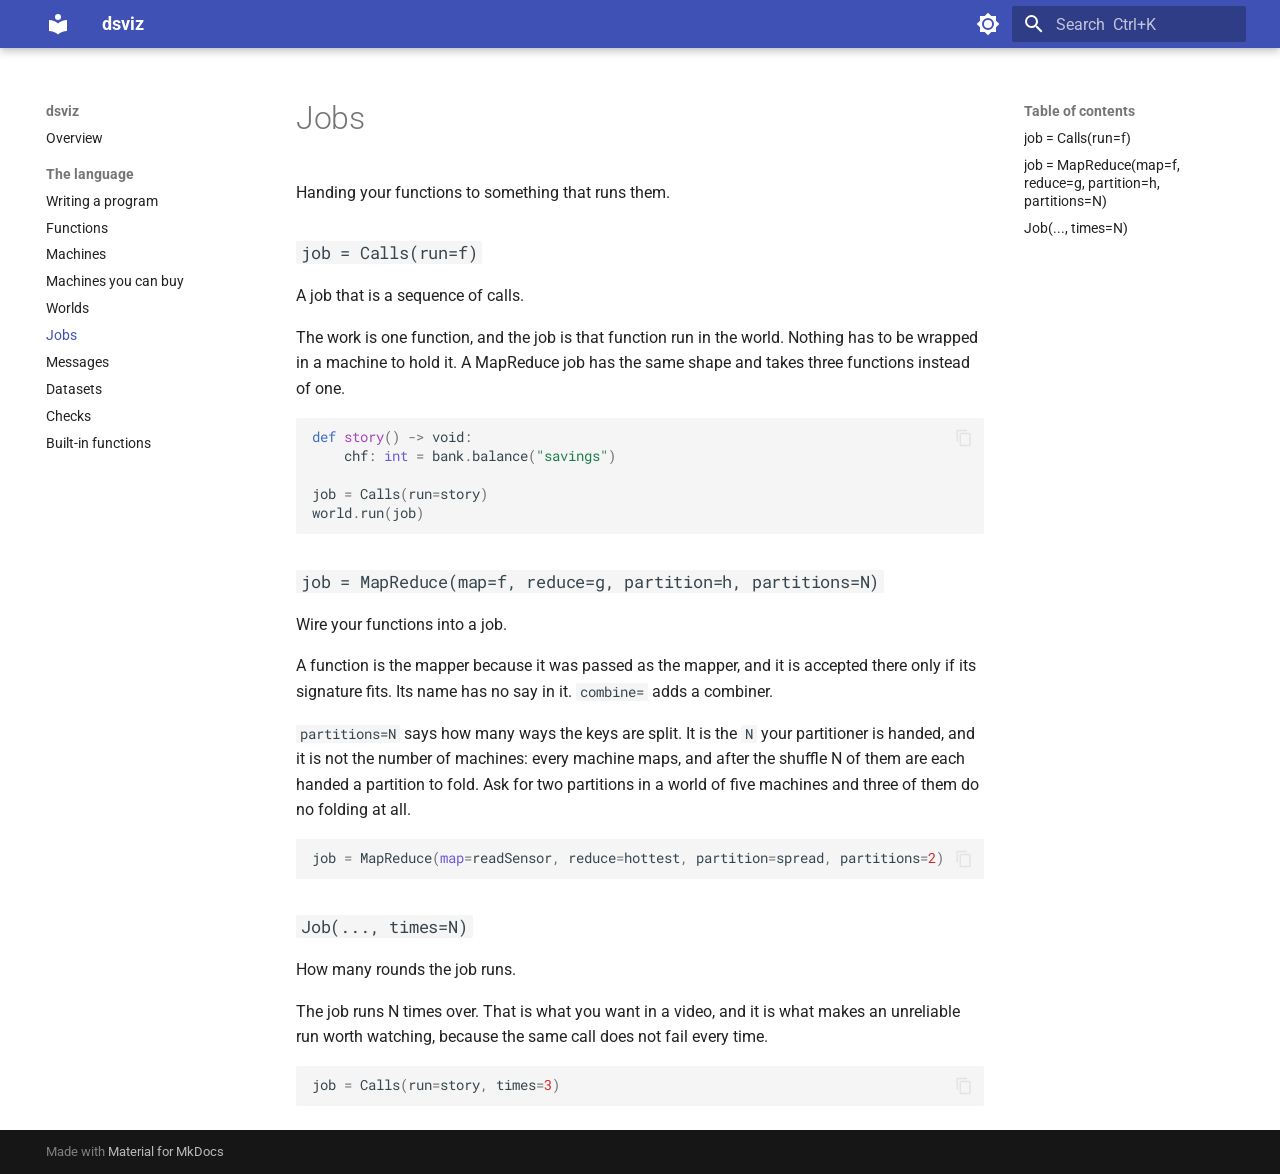
<file: site/language/jobs/index.html>
<!doctype html>
<html lang="en" class="no-js">
  <head>
    
      <meta charset="utf-8">
      <meta name="viewport" content="width=device-width,initial-scale=1">
      
        <meta name="description" content="Handing your functions to something that runs them.">
      
      
      
        <link rel="canonical" href="https://jangrau13.github.io/dsviz/language/jobs/">
      
      
        <link rel="prev" href="../worlds/">
      
      
        <link rel="next" href="../messages/">
      
      
        
      
      
      <link rel="icon" href="../../assets/images/favicon.png">
      <meta name="generator" content="mkdocs-1.6.1, mkdocs-material-9.7.7">
    
    
      
        <title>Jobs - dsviz</title>
      
    
    
      <link rel="stylesheet" href="../../assets/stylesheets/main.ec1eaa64.min.css">
      
        
        <link rel="stylesheet" href="../../assets/stylesheets/palette.ab4e12ef.min.css">
      
      


    
    
      
    
    
      
        
        
        <link rel="preconnect" href="https://fonts.gstatic.com" crossorigin>
        <link rel="stylesheet" href="https://fonts.googleapis.com/css?family=Roboto:300,300i,400,400i,700,700i%7CRoboto+Mono:400,400i,700,700i&display=fallback">
        <style>:root{--md-text-font:"Roboto";--md-code-font:"Roboto Mono"}</style>
      
    
    
    <script>__md_scope=new URL("../..",location),__md_hash=e=>[...e].reduce(((e,_)=>(e<<5)-e+_.charCodeAt(0)),0),__md_get=(e,_=localStorage,t=__md_scope)=>JSON.parse(_.getItem(t.pathname+"."+e)),__md_set=(e,_,t=localStorage,a=__md_scope)=>{try{t.setItem(a.pathname+"."+e,JSON.stringify(_))}catch(e){}}</script>
    
      

    
    
  </head>
  
  
    
    
      
    
    
    
    
    <body dir="ltr" data-md-color-scheme="default" data-md-color-primary="indigo" data-md-color-accent="indigo">
  
    
    <input class="md-toggle" data-md-toggle="drawer" type="checkbox" id="__drawer" autocomplete="off">
    <input class="md-toggle" data-md-toggle="search" type="checkbox" id="__search" autocomplete="off">
    <label class="md-overlay" for="__drawer"></label>
    <div data-md-component="skip">
      
        
        <a href="#jobs" class="md-skip">
          Skip to content
        </a>
      
    </div>
    <div data-md-component="announce">
      
    </div>
    
    
      

  

<header class="md-header md-header--shadow" data-md-component="header">
  <nav class="md-header__inner md-grid" aria-label="Header">
    <a href="../.." title="dsviz" class="md-header__button md-logo" aria-label="dsviz" data-md-component="logo">
      
  
  <svg xmlns="http://www.w3.org/2000/svg" viewBox="0 0 24 24"><path d="M12 8a3 3 0 0 0 3-3 3 3 0 0 0-3-3 3 3 0 0 0-3 3 3 3 0 0 0 3 3m0 3.54C9.64 9.35 6.5 8 3 8v11c3.5 0 6.64 1.35 9 3.54 2.36-2.19 5.5-3.54 9-3.54V8c-3.5 0-6.64 1.35-9 3.54"/></svg>

    </a>
    <label class="md-header__button md-icon" for="__drawer">
      
      <svg xmlns="http://www.w3.org/2000/svg" viewBox="0 0 24 24"><path d="M3 6h18v2H3zm0 5h18v2H3zm0 5h18v2H3z"/></svg>
    </label>
    <div class="md-header__title" data-md-component="header-title">
      <div class="md-header__ellipsis">
        <div class="md-header__topic">
          <span class="md-ellipsis">
            dsviz
          </span>
        </div>
        <div class="md-header__topic" data-md-component="header-topic">
          <span class="md-ellipsis">
            
              Jobs
            
          </span>
        </div>
      </div>
    </div>
    
      
        <form class="md-header__option" data-md-component="palette">
  
    
    
    
    <input class="md-option" data-md-color-media="(prefers-color-scheme: light)" data-md-color-scheme="default" data-md-color-primary="indigo" data-md-color-accent="indigo"  aria-label="dark mode"  type="radio" name="__palette" id="__palette_0">
    
      <label class="md-header__button md-icon" title="dark mode" for="__palette_1" hidden>
        <svg xmlns="http://www.w3.org/2000/svg" viewBox="0 0 24 24"><path d="M12 8a4 4 0 0 0-4 4 4 4 0 0 0 4 4 4 4 0 0 0 4-4 4 4 0 0 0-4-4m0 10a6 6 0 0 1-6-6 6 6 0 0 1 6-6 6 6 0 0 1 6 6 6 6 0 0 1-6 6m8-9.31V4h-4.69L12 .69 8.69 4H4v4.69L.69 12 4 15.31V20h4.69L12 23.31 15.31 20H20v-4.69L23.31 12z"/></svg>
      </label>
    
  
    
    
    
    <input class="md-option" data-md-color-media="(prefers-color-scheme: dark)" data-md-color-scheme="slate" data-md-color-primary="indigo" data-md-color-accent="indigo"  aria-label="light mode"  type="radio" name="__palette" id="__palette_1">
    
      <label class="md-header__button md-icon" title="light mode" for="__palette_0" hidden>
        <svg xmlns="http://www.w3.org/2000/svg" viewBox="0 0 24 24"><path d="M12 18c-.89 0-1.74-.2-2.5-.55C11.56 16.5 13 14.42 13 12s-1.44-4.5-3.5-5.45C10.26 6.2 11.11 6 12 6a6 6 0 0 1 6 6 6 6 0 0 1-6 6m8-9.31V4h-4.69L12 .69 8.69 4H4v4.69L.69 12 4 15.31V20h4.69L12 23.31 15.31 20H20v-4.69L23.31 12z"/></svg>
      </label>
    
  
</form>
      
    
    
      <script>var palette=__md_get("__palette");if(palette&&palette.color){if("(prefers-color-scheme)"===palette.color.media){var media=matchMedia("(prefers-color-scheme: light)"),input=document.querySelector(media.matches?"[data-md-color-media='(prefers-color-scheme: light)']":"[data-md-color-media='(prefers-color-scheme: dark)']");palette.color.media=input.getAttribute("data-md-color-media"),palette.color.scheme=input.getAttribute("data-md-color-scheme"),palette.color.primary=input.getAttribute("data-md-color-primary"),palette.color.accent=input.getAttribute("data-md-color-accent")}for(var[key,value]of Object.entries(palette.color))document.body.setAttribute("data-md-color-"+key,value)}</script>
    
    
    
      
      
        <label class="md-header__button md-icon" for="__search">
          
          <svg xmlns="http://www.w3.org/2000/svg" viewBox="0 0 24 24"><path d="M9.5 3A6.5 6.5 0 0 1 16 9.5c0 1.61-.59 3.09-1.56 4.23l.27.27h.79l5 5-1.5 1.5-5-5v-.79l-.27-.27A6.52 6.52 0 0 1 9.5 16 6.5 6.5 0 0 1 3 9.5 6.5 6.5 0 0 1 9.5 3m0 2C7 5 5 7 5 9.5S7 14 9.5 14 14 12 14 9.5 12 5 9.5 5"/></svg>
        </label>
        <div class="md-search" data-md-component="search" role="dialog">
  <label class="md-search__overlay" for="__search"></label>
  <div class="md-search__inner" role="search">
    <form class="md-search__form" name="search">
      <input type="text" class="md-search__input" name="query" aria-label="Search" placeholder="Search" autocapitalize="off" autocorrect="off" autocomplete="off" spellcheck="false" data-md-component="search-query" required>
      <label class="md-search__icon md-icon" for="__search">
        
        <svg xmlns="http://www.w3.org/2000/svg" viewBox="0 0 24 24"><path d="M9.5 3A6.5 6.5 0 0 1 16 9.5c0 1.61-.59 3.09-1.56 4.23l.27.27h.79l5 5-1.5 1.5-5-5v-.79l-.27-.27A6.52 6.52 0 0 1 9.5 16 6.5 6.5 0 0 1 3 9.5 6.5 6.5 0 0 1 9.5 3m0 2C7 5 5 7 5 9.5S7 14 9.5 14 14 12 14 9.5 12 5 9.5 5"/></svg>
        
        <svg xmlns="http://www.w3.org/2000/svg" viewBox="0 0 24 24"><path d="M20 11v2H8l5.5 5.5-1.42 1.42L4.16 12l7.92-7.92L13.5 5.5 8 11z"/></svg>
      </label>
      <nav class="md-search__options" aria-label="Search">
        
        <button type="reset" class="md-search__icon md-icon" title="Clear" aria-label="Clear" tabindex="-1">
          
          <svg xmlns="http://www.w3.org/2000/svg" viewBox="0 0 24 24"><path d="M19 6.41 17.59 5 12 10.59 6.41 5 5 6.41 10.59 12 5 17.59 6.41 19 12 13.41 17.59 19 19 17.59 13.41 12z"/></svg>
        </button>
      </nav>
      
        <div class="md-search__suggest" data-md-component="search-suggest"></div>
      
    </form>
    <div class="md-search__output">
      <div class="md-search__scrollwrap" tabindex="0" data-md-scrollfix>
        <div class="md-search-result" data-md-component="search-result">
          <div class="md-search-result__meta">
            Initializing search
          </div>
          <ol class="md-search-result__list" role="presentation"></ol>
        </div>
      </div>
    </div>
  </div>
</div>
      
    
    
  </nav>
  
</header>
    
    <div class="md-container" data-md-component="container">
      
      
        
          
        
      
      <main class="md-main" data-md-component="main">
        <div class="md-main__inner md-grid">
          
            
              
              <div class="md-sidebar md-sidebar--primary" data-md-component="sidebar" data-md-type="navigation" >
                <div class="md-sidebar__scrollwrap">
                  <div class="md-sidebar__inner">
                    



<nav class="md-nav md-nav--primary" aria-label="Navigation" data-md-level="0">
  <label class="md-nav__title" for="__drawer">
    <a href="../.." title="dsviz" class="md-nav__button md-logo" aria-label="dsviz" data-md-component="logo">
      
  
  <svg xmlns="http://www.w3.org/2000/svg" viewBox="0 0 24 24"><path d="M12 8a3 3 0 0 0 3-3 3 3 0 0 0-3-3 3 3 0 0 0-3 3 3 3 0 0 0 3 3m0 3.54C9.64 9.35 6.5 8 3 8v11c3.5 0 6.64 1.35 9 3.54 2.36-2.19 5.5-3.54 9-3.54V8c-3.5 0-6.64 1.35-9 3.54"/></svg>

    </a>
    dsviz
  </label>
  
  <ul class="md-nav__list" data-md-scrollfix>
    
      
      
  
  
  
  
    <li class="md-nav__item">
      <a href="../.." class="md-nav__link">
        
  
  
  <span class="md-ellipsis">
    
  
    Overview
  

    
  </span>
  
  

      </a>
    </li>
  

    
      
      
  
  
    
  
  
  
    
    
    
    
      
        
        
      
    
    
    <li class="md-nav__item md-nav__item--active md-nav__item--section md-nav__item--nested">
      
        
        
        <input class="md-nav__toggle md-toggle " type="checkbox" id="__nav_2" checked>
        
          
          <label class="md-nav__link" for="__nav_2" id="__nav_2_label" tabindex="">
            
  
  
  <span class="md-ellipsis">
    
  
    The language
  

    
  </span>
  
  

            <span class="md-nav__icon md-icon"></span>
          </label>
        
        <nav class="md-nav" data-md-level="1" aria-labelledby="__nav_2_label" aria-expanded="true">
          <label class="md-nav__title" for="__nav_2">
            <span class="md-nav__icon md-icon"></span>
            
  
    The language
  

          </label>
          <ul class="md-nav__list" data-md-scrollfix>
            
              
                
  
  
  
  
    <li class="md-nav__item">
      <a href="../" class="md-nav__link">
        
  
  
  <span class="md-ellipsis">
    
  
    Writing a program
  

    
  </span>
  
  

      </a>
    </li>
  

              
            
              
                
  
  
  
  
    <li class="md-nav__item">
      <a href="../functions/" class="md-nav__link">
        
  
  
  <span class="md-ellipsis">
    
  
    Functions
  

    
  </span>
  
  

      </a>
    </li>
  

              
            
              
                
  
  
  
  
    <li class="md-nav__item">
      <a href="../machines/" class="md-nav__link">
        
  
  
  <span class="md-ellipsis">
    
  
    Machines
  

    
  </span>
  
  

      </a>
    </li>
  

              
            
              
                
  
  
  
  
    <li class="md-nav__item">
      <a href="../machines-you-can-buy/" class="md-nav__link">
        
  
  
  <span class="md-ellipsis">
    
  
    Machines you can buy
  

    
  </span>
  
  

      </a>
    </li>
  

              
            
              
                
  
  
  
  
    <li class="md-nav__item">
      <a href="../worlds/" class="md-nav__link">
        
  
  
  <span class="md-ellipsis">
    
  
    Worlds
  

    
  </span>
  
  

      </a>
    </li>
  

              
            
              
                
  
  
    
  
  
  
    <li class="md-nav__item md-nav__item--active">
      
      <input class="md-nav__toggle md-toggle" type="checkbox" id="__toc">
      
      
        
      
      
        <label class="md-nav__link md-nav__link--active" for="__toc">
          
  
  
  <span class="md-ellipsis">
    
  
    Jobs
  

    
  </span>
  
  

          <span class="md-nav__icon md-icon"></span>
        </label>
      
      <a href="./" class="md-nav__link md-nav__link--active">
        
  
  
  <span class="md-ellipsis">
    
  
    Jobs
  

    
  </span>
  
  

      </a>
      
        

<nav class="md-nav md-nav--secondary" aria-label="Table of contents">
  
  
  
    
  
  
    <label class="md-nav__title" for="__toc">
      <span class="md-nav__icon md-icon"></span>
      Table of contents
    </label>
    <ul class="md-nav__list" data-md-component="toc" data-md-scrollfix>
      
        <li class="md-nav__item">
  <a href="#job-callsrunf" class="md-nav__link">
    <span class="md-ellipsis">
      
        job = Calls(run=f)
      
    </span>
  </a>
  
</li>
      
        <li class="md-nav__item">
  <a href="#job-mapreducemapf-reduceg-partitionh-partitionsn" class="md-nav__link">
    <span class="md-ellipsis">
      
        job = MapReduce(map=f, reduce=g, partition=h, partitions=N)
      
    </span>
  </a>
  
</li>
      
        <li class="md-nav__item">
  <a href="#job-timesn" class="md-nav__link">
    <span class="md-ellipsis">
      
        Job(..., times=N)
      
    </span>
  </a>
  
</li>
      
    </ul>
  
</nav>
      
    </li>
  

              
            
              
                
  
  
  
  
    <li class="md-nav__item">
      <a href="../messages/" class="md-nav__link">
        
  
  
  <span class="md-ellipsis">
    
  
    Messages
  

    
  </span>
  
  

      </a>
    </li>
  

              
            
              
                
  
  
  
  
    <li class="md-nav__item">
      <a href="../datasets/" class="md-nav__link">
        
  
  
  <span class="md-ellipsis">
    
  
    Datasets
  

    
  </span>
  
  

      </a>
    </li>
  

              
            
              
                
  
  
  
  
    <li class="md-nav__item">
      <a href="../checks/" class="md-nav__link">
        
  
  
  <span class="md-ellipsis">
    
  
    Checks
  

    
  </span>
  
  

      </a>
    </li>
  

              
            
              
                
  
  
  
  
    <li class="md-nav__item">
      <a href="../builtins/" class="md-nav__link">
        
  
  
  <span class="md-ellipsis">
    
  
    Built-in functions
  

    
  </span>
  
  

      </a>
    </li>
  

              
            
          </ul>
        </nav>
      
    </li>
  

    
  </ul>
</nav>
                  </div>
                </div>
              </div>
            
            
              
              <div class="md-sidebar md-sidebar--secondary" data-md-component="sidebar" data-md-type="toc" >
                <div class="md-sidebar__scrollwrap">
                  <div class="md-sidebar__inner">
                    

<nav class="md-nav md-nav--secondary" aria-label="Table of contents">
  
  
  
    
  
  
    <label class="md-nav__title" for="__toc">
      <span class="md-nav__icon md-icon"></span>
      Table of contents
    </label>
    <ul class="md-nav__list" data-md-component="toc" data-md-scrollfix>
      
        <li class="md-nav__item">
  <a href="#job-callsrunf" class="md-nav__link">
    <span class="md-ellipsis">
      
        job = Calls(run=f)
      
    </span>
  </a>
  
</li>
      
        <li class="md-nav__item">
  <a href="#job-mapreducemapf-reduceg-partitionh-partitionsn" class="md-nav__link">
    <span class="md-ellipsis">
      
        job = MapReduce(map=f, reduce=g, partition=h, partitions=N)
      
    </span>
  </a>
  
</li>
      
        <li class="md-nav__item">
  <a href="#job-timesn" class="md-nav__link">
    <span class="md-ellipsis">
      
        Job(..., times=N)
      
    </span>
  </a>
  
</li>
      
    </ul>
  
</nav>
                  </div>
                </div>
              </div>
            
          
          
            <div class="md-content" data-md-component="content">
              
              <article class="md-content__inner md-typeset">
                
                  



<h1 id="jobs">Jobs<a class="headerlink" href="#jobs" title="Permanent link">&para;</a></h1>
<p>Handing your functions to something that runs them.</p>
<h3 id="job-callsrunf"><code>job = Calls(run=f)</code><a class="headerlink" href="#job-callsrunf" title="Permanent link">&para;</a></h3>
<p>A job that is a sequence of calls.</p>
<p>The work is one function, and the job is that function run in the world. Nothing has to be wrapped in a machine to hold it. A MapReduce job has the same shape and takes three functions instead of one.</p>
<div class="highlight"><pre><span></span><code><span class="k">def</span><span class="w"> </span><span class="nf">story</span><span class="p">()</span> <span class="o">-&gt;</span> <span class="n">void</span><span class="p">:</span>
    <span class="n">chf</span><span class="p">:</span> <span class="nb">int</span> <span class="o">=</span> <span class="n">bank</span><span class="o">.</span><span class="n">balance</span><span class="p">(</span><span class="s2">"savings"</span><span class="p">)</span>

<span class="n">job</span> <span class="o">=</span> <span class="n">Calls</span><span class="p">(</span><span class="n">run</span><span class="o">=</span><span class="n">story</span><span class="p">)</span>
<span class="n">world</span><span class="o">.</span><span class="n">run</span><span class="p">(</span><span class="n">job</span><span class="p">)</span>
</code></pre></div>
<h3 id="job-mapreducemapf-reduceg-partitionh-partitionsn"><code>job = MapReduce(map=f, reduce=g, partition=h, partitions=N)</code><a class="headerlink" href="#job-mapreducemapf-reduceg-partitionh-partitionsn" title="Permanent link">&para;</a></h3>
<p>Wire your functions into a job.</p>
<p>A function is the mapper because it was passed as the mapper, and it is accepted there only if its signature fits. Its name has no say in it. <code>combine=</code> adds a combiner.</p>
<p><code>partitions=N</code> says how many ways the keys are split. It is the <code>N</code> your partitioner is handed, and it is not the number of machines: every machine maps, and after the shuffle N of them are each handed a partition to fold. Ask for two partitions in a world of five machines and three of them do no folding at all.</p>
<div class="highlight"><pre><span></span><code><span class="n">job</span> <span class="o">=</span> <span class="n">MapReduce</span><span class="p">(</span><span class="nb">map</span><span class="o">=</span><span class="n">readSensor</span><span class="p">,</span> <span class="n">reduce</span><span class="o">=</span><span class="n">hottest</span><span class="p">,</span> <span class="n">partition</span><span class="o">=</span><span class="n">spread</span><span class="p">,</span> <span class="n">partitions</span><span class="o">=</span><span class="mi">2</span><span class="p">)</span>
</code></pre></div>
<h3 id="job-timesn"><code>Job(..., times=N)</code><a class="headerlink" href="#job-timesn" title="Permanent link">&para;</a></h3>
<p>How many rounds the job runs.</p>
<p>The job runs N times over. That is what you want in a video, and it is what makes an unreliable run worth watching, because the same call does not fail every time.</p>
<div class="highlight"><pre><span></span><code><span class="n">job</span> <span class="o">=</span> <span class="n">Calls</span><span class="p">(</span><span class="n">run</span><span class="o">=</span><span class="n">story</span><span class="p">,</span> <span class="n">times</span><span class="o">=</span><span class="mi">3</span><span class="p">)</span>
</code></pre></div>







  
  






                
              </article>
            </div>
          
          
<script>var target=document.getElementById(location.hash.slice(1));target&&target.name&&(target.checked=target.name.startsWith("__tabbed_"))</script>
        </div>
        
          <button type="button" class="md-top md-icon" data-md-component="top" hidden>
  
  <svg xmlns="http://www.w3.org/2000/svg" viewBox="0 0 24 24"><path d="M13 20h-2V8l-5.5 5.5-1.42-1.42L12 4.16l7.92 7.92-1.42 1.42L13 8z"/></svg>
  Back to top
</button>
        
      </main>
      
        <footer class="md-footer">
  
  <div class="md-footer-meta md-typeset">
    <div class="md-footer-meta__inner md-grid">
      <div class="md-copyright">
  
  
    Made with
    <a href="https://squidfunk.github.io/mkdocs-material/" target="_blank" rel="noopener">
      Material for MkDocs
    </a>
  
</div>
      
    </div>
  </div>
</footer>
      
    </div>
    <div class="md-dialog" data-md-component="dialog">
      <div class="md-dialog__inner md-typeset"></div>
    </div>
    
    
    
      
      
      <script id="__config" type="application/json">{"annotate": null, "base": "../..", "features": ["navigation.sections", "navigation.top", "content.code.copy", "search.suggest"], "search": "../../assets/javascripts/workers/search.2c215733.min.js", "tags": null, "translations": {"clipboard.copied": "Copied to clipboard", "clipboard.copy": "Copy to clipboard", "search.result.more.one": "1 more on this page", "search.result.more.other": "# more on this page", "search.result.none": "No matching documents", "search.result.one": "1 matching document", "search.result.other": "# matching documents", "search.result.placeholder": "Type to start searching", "search.result.term.missing": "Missing", "select.version": "Select version"}, "version": null}</script>
    
    
      <script src="../../assets/javascripts/bundle.d7400e89.min.js"></script>
      
        <script src="../../assets/js/search-shortcut.js"></script>
      
    
  </body>
</html>
</file>
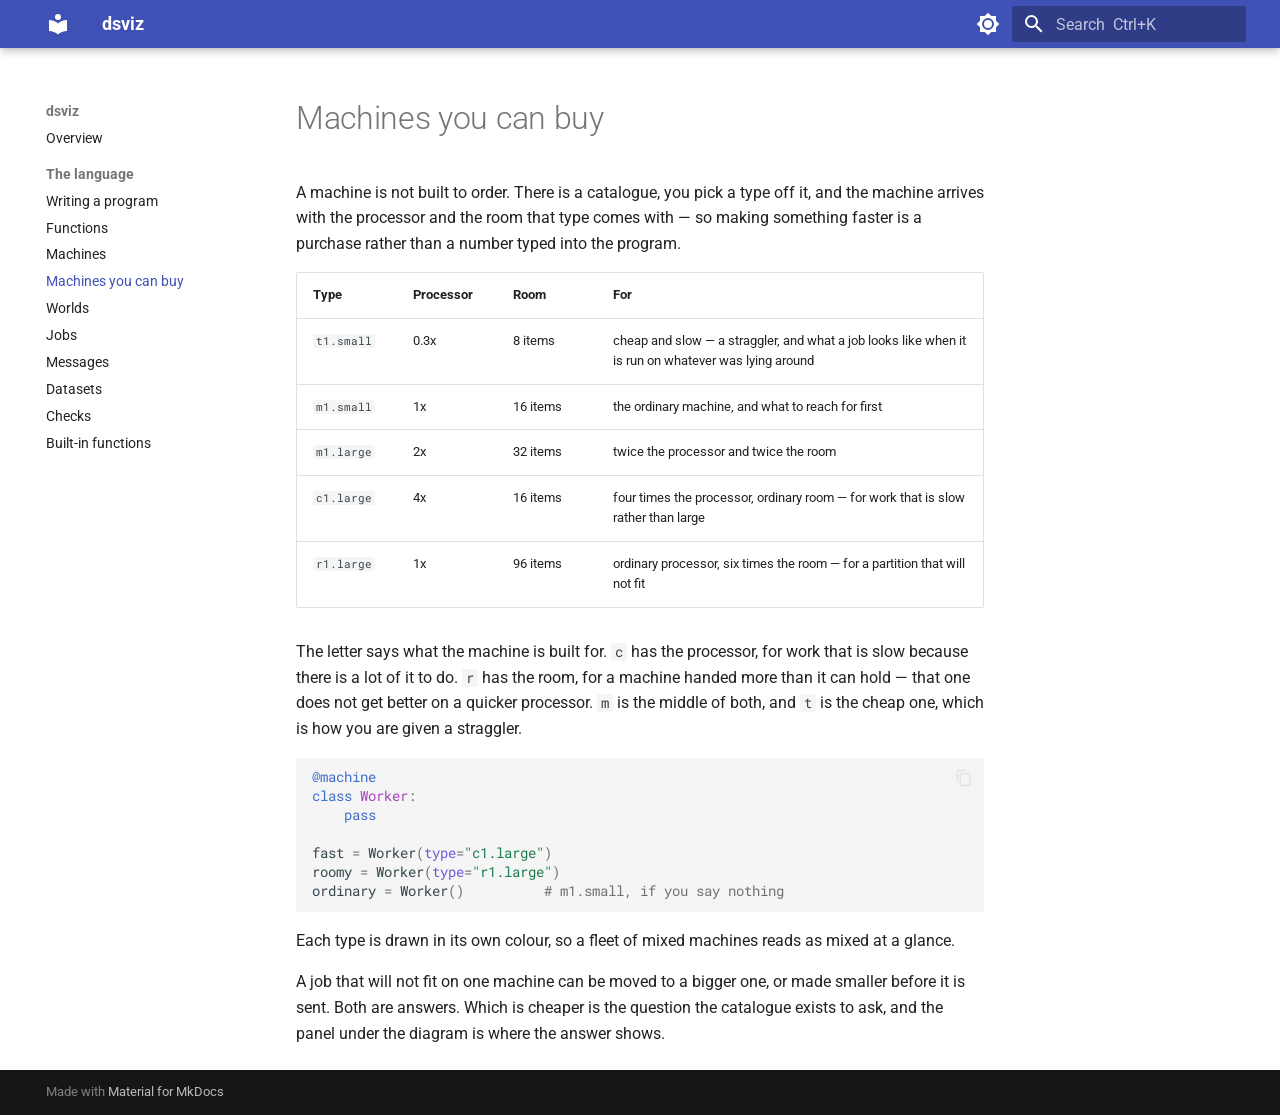
<file: site/language/machines-you-can-buy/index.html>
<!doctype html>
<html lang="en" class="no-js">
  <head>
    
      <meta charset="utf-8">
      <meta name="viewport" content="width=device-width,initial-scale=1">
      
        <meta name="description" content="The catalogue, and what each type comes with.">
      
      
      
        <link rel="canonical" href="https://jangrau13.github.io/dsviz/language/machines-you-can-buy/">
      
      
        <link rel="prev" href="../machines/">
      
      
        <link rel="next" href="../worlds/">
      
      
        
      
      
      <link rel="icon" href="../../assets/images/favicon.png">
      <meta name="generator" content="mkdocs-1.6.1, mkdocs-material-9.7.7">
    
    
      
        <title>Machines you can buy - dsviz</title>
      
    
    
      <link rel="stylesheet" href="../../assets/stylesheets/main.ec1eaa64.min.css">
      
        
        <link rel="stylesheet" href="../../assets/stylesheets/palette.ab4e12ef.min.css">
      
      


    
    
      
    
    
      
        
        
        <link rel="preconnect" href="https://fonts.gstatic.com" crossorigin>
        <link rel="stylesheet" href="https://fonts.googleapis.com/css?family=Roboto:300,300i,400,400i,700,700i%7CRoboto+Mono:400,400i,700,700i&display=fallback">
        <style>:root{--md-text-font:"Roboto";--md-code-font:"Roboto Mono"}</style>
      
    
    
    <script>__md_scope=new URL("../..",location),__md_hash=e=>[...e].reduce(((e,_)=>(e<<5)-e+_.charCodeAt(0)),0),__md_get=(e,_=localStorage,t=__md_scope)=>JSON.parse(_.getItem(t.pathname+"."+e)),__md_set=(e,_,t=localStorage,a=__md_scope)=>{try{t.setItem(a.pathname+"."+e,JSON.stringify(_))}catch(e){}}</script>
    
      

    
    
  </head>
  
  
    
    
      
    
    
    
    
    <body dir="ltr" data-md-color-scheme="default" data-md-color-primary="indigo" data-md-color-accent="indigo">
  
    
    <input class="md-toggle" data-md-toggle="drawer" type="checkbox" id="__drawer" autocomplete="off">
    <input class="md-toggle" data-md-toggle="search" type="checkbox" id="__search" autocomplete="off">
    <label class="md-overlay" for="__drawer"></label>
    <div data-md-component="skip">
      
        
        <a href="#machines-you-can-buy" class="md-skip">
          Skip to content
        </a>
      
    </div>
    <div data-md-component="announce">
      
    </div>
    
    
      

  

<header class="md-header md-header--shadow" data-md-component="header">
  <nav class="md-header__inner md-grid" aria-label="Header">
    <a href="../.." title="dsviz" class="md-header__button md-logo" aria-label="dsviz" data-md-component="logo">
      
  
  <svg xmlns="http://www.w3.org/2000/svg" viewBox="0 0 24 24"><path d="M12 8a3 3 0 0 0 3-3 3 3 0 0 0-3-3 3 3 0 0 0-3 3 3 3 0 0 0 3 3m0 3.54C9.64 9.35 6.5 8 3 8v11c3.5 0 6.64 1.35 9 3.54 2.36-2.19 5.5-3.54 9-3.54V8c-3.5 0-6.64 1.35-9 3.54"/></svg>

    </a>
    <label class="md-header__button md-icon" for="__drawer">
      
      <svg xmlns="http://www.w3.org/2000/svg" viewBox="0 0 24 24"><path d="M3 6h18v2H3zm0 5h18v2H3zm0 5h18v2H3z"/></svg>
    </label>
    <div class="md-header__title" data-md-component="header-title">
      <div class="md-header__ellipsis">
        <div class="md-header__topic">
          <span class="md-ellipsis">
            dsviz
          </span>
        </div>
        <div class="md-header__topic" data-md-component="header-topic">
          <span class="md-ellipsis">
            
              Machines you can buy
            
          </span>
        </div>
      </div>
    </div>
    
      
        <form class="md-header__option" data-md-component="palette">
  
    
    
    
    <input class="md-option" data-md-color-media="(prefers-color-scheme: light)" data-md-color-scheme="default" data-md-color-primary="indigo" data-md-color-accent="indigo"  aria-label="dark mode"  type="radio" name="__palette" id="__palette_0">
    
      <label class="md-header__button md-icon" title="dark mode" for="__palette_1" hidden>
        <svg xmlns="http://www.w3.org/2000/svg" viewBox="0 0 24 24"><path d="M12 8a4 4 0 0 0-4 4 4 4 0 0 0 4 4 4 4 0 0 0 4-4 4 4 0 0 0-4-4m0 10a6 6 0 0 1-6-6 6 6 0 0 1 6-6 6 6 0 0 1 6 6 6 6 0 0 1-6 6m8-9.31V4h-4.69L12 .69 8.69 4H4v4.69L.69 12 4 15.31V20h4.69L12 23.31 15.31 20H20v-4.69L23.31 12z"/></svg>
      </label>
    
  
    
    
    
    <input class="md-option" data-md-color-media="(prefers-color-scheme: dark)" data-md-color-scheme="slate" data-md-color-primary="indigo" data-md-color-accent="indigo"  aria-label="light mode"  type="radio" name="__palette" id="__palette_1">
    
      <label class="md-header__button md-icon" title="light mode" for="__palette_0" hidden>
        <svg xmlns="http://www.w3.org/2000/svg" viewBox="0 0 24 24"><path d="M12 18c-.89 0-1.74-.2-2.5-.55C11.56 16.5 13 14.42 13 12s-1.44-4.5-3.5-5.45C10.26 6.2 11.11 6 12 6a6 6 0 0 1 6 6 6 6 0 0 1-6 6m8-9.31V4h-4.69L12 .69 8.69 4H4v4.69L.69 12 4 15.31V20h4.69L12 23.31 15.31 20H20v-4.69L23.31 12z"/></svg>
      </label>
    
  
</form>
      
    
    
      <script>var palette=__md_get("__palette");if(palette&&palette.color){if("(prefers-color-scheme)"===palette.color.media){var media=matchMedia("(prefers-color-scheme: light)"),input=document.querySelector(media.matches?"[data-md-color-media='(prefers-color-scheme: light)']":"[data-md-color-media='(prefers-color-scheme: dark)']");palette.color.media=input.getAttribute("data-md-color-media"),palette.color.scheme=input.getAttribute("data-md-color-scheme"),palette.color.primary=input.getAttribute("data-md-color-primary"),palette.color.accent=input.getAttribute("data-md-color-accent")}for(var[key,value]of Object.entries(palette.color))document.body.setAttribute("data-md-color-"+key,value)}</script>
    
    
    
      
      
        <label class="md-header__button md-icon" for="__search">
          
          <svg xmlns="http://www.w3.org/2000/svg" viewBox="0 0 24 24"><path d="M9.5 3A6.5 6.5 0 0 1 16 9.5c0 1.61-.59 3.09-1.56 4.23l.27.27h.79l5 5-1.5 1.5-5-5v-.79l-.27-.27A6.52 6.52 0 0 1 9.5 16 6.5 6.5 0 0 1 3 9.5 6.5 6.5 0 0 1 9.5 3m0 2C7 5 5 7 5 9.5S7 14 9.5 14 14 12 14 9.5 12 5 9.5 5"/></svg>
        </label>
        <div class="md-search" data-md-component="search" role="dialog">
  <label class="md-search__overlay" for="__search"></label>
  <div class="md-search__inner" role="search">
    <form class="md-search__form" name="search">
      <input type="text" class="md-search__input" name="query" aria-label="Search" placeholder="Search" autocapitalize="off" autocorrect="off" autocomplete="off" spellcheck="false" data-md-component="search-query" required>
      <label class="md-search__icon md-icon" for="__search">
        
        <svg xmlns="http://www.w3.org/2000/svg" viewBox="0 0 24 24"><path d="M9.5 3A6.5 6.5 0 0 1 16 9.5c0 1.61-.59 3.09-1.56 4.23l.27.27h.79l5 5-1.5 1.5-5-5v-.79l-.27-.27A6.52 6.52 0 0 1 9.5 16 6.5 6.5 0 0 1 3 9.5 6.5 6.5 0 0 1 9.5 3m0 2C7 5 5 7 5 9.5S7 14 9.5 14 14 12 14 9.5 12 5 9.5 5"/></svg>
        
        <svg xmlns="http://www.w3.org/2000/svg" viewBox="0 0 24 24"><path d="M20 11v2H8l5.5 5.5-1.42 1.42L4.16 12l7.92-7.92L13.5 5.5 8 11z"/></svg>
      </label>
      <nav class="md-search__options" aria-label="Search">
        
        <button type="reset" class="md-search__icon md-icon" title="Clear" aria-label="Clear" tabindex="-1">
          
          <svg xmlns="http://www.w3.org/2000/svg" viewBox="0 0 24 24"><path d="M19 6.41 17.59 5 12 10.59 6.41 5 5 6.41 10.59 12 5 17.59 6.41 19 12 13.41 17.59 19 19 17.59 13.41 12z"/></svg>
        </button>
      </nav>
      
        <div class="md-search__suggest" data-md-component="search-suggest"></div>
      
    </form>
    <div class="md-search__output">
      <div class="md-search__scrollwrap" tabindex="0" data-md-scrollfix>
        <div class="md-search-result" data-md-component="search-result">
          <div class="md-search-result__meta">
            Initializing search
          </div>
          <ol class="md-search-result__list" role="presentation"></ol>
        </div>
      </div>
    </div>
  </div>
</div>
      
    
    
  </nav>
  
</header>
    
    <div class="md-container" data-md-component="container">
      
      
        
          
        
      
      <main class="md-main" data-md-component="main">
        <div class="md-main__inner md-grid">
          
            
              
              <div class="md-sidebar md-sidebar--primary" data-md-component="sidebar" data-md-type="navigation" >
                <div class="md-sidebar__scrollwrap">
                  <div class="md-sidebar__inner">
                    



<nav class="md-nav md-nav--primary" aria-label="Navigation" data-md-level="0">
  <label class="md-nav__title" for="__drawer">
    <a href="../.." title="dsviz" class="md-nav__button md-logo" aria-label="dsviz" data-md-component="logo">
      
  
  <svg xmlns="http://www.w3.org/2000/svg" viewBox="0 0 24 24"><path d="M12 8a3 3 0 0 0 3-3 3 3 0 0 0-3-3 3 3 0 0 0-3 3 3 3 0 0 0 3 3m0 3.54C9.64 9.35 6.5 8 3 8v11c3.5 0 6.64 1.35 9 3.54 2.36-2.19 5.5-3.54 9-3.54V8c-3.5 0-6.64 1.35-9 3.54"/></svg>

    </a>
    dsviz
  </label>
  
  <ul class="md-nav__list" data-md-scrollfix>
    
      
      
  
  
  
  
    <li class="md-nav__item">
      <a href="../.." class="md-nav__link">
        
  
  
  <span class="md-ellipsis">
    
  
    Overview
  

    
  </span>
  
  

      </a>
    </li>
  

    
      
      
  
  
    
  
  
  
    
    
    
    
      
        
        
      
    
    
    <li class="md-nav__item md-nav__item--active md-nav__item--section md-nav__item--nested">
      
        
        
        <input class="md-nav__toggle md-toggle " type="checkbox" id="__nav_2" checked>
        
          
          <label class="md-nav__link" for="__nav_2" id="__nav_2_label" tabindex="">
            
  
  
  <span class="md-ellipsis">
    
  
    The language
  

    
  </span>
  
  

            <span class="md-nav__icon md-icon"></span>
          </label>
        
        <nav class="md-nav" data-md-level="1" aria-labelledby="__nav_2_label" aria-expanded="true">
          <label class="md-nav__title" for="__nav_2">
            <span class="md-nav__icon md-icon"></span>
            
  
    The language
  

          </label>
          <ul class="md-nav__list" data-md-scrollfix>
            
              
                
  
  
  
  
    <li class="md-nav__item">
      <a href="../" class="md-nav__link">
        
  
  
  <span class="md-ellipsis">
    
  
    Writing a program
  

    
  </span>
  
  

      </a>
    </li>
  

              
            
              
                
  
  
  
  
    <li class="md-nav__item">
      <a href="../functions/" class="md-nav__link">
        
  
  
  <span class="md-ellipsis">
    
  
    Functions
  

    
  </span>
  
  

      </a>
    </li>
  

              
            
              
                
  
  
  
  
    <li class="md-nav__item">
      <a href="../machines/" class="md-nav__link">
        
  
  
  <span class="md-ellipsis">
    
  
    Machines
  

    
  </span>
  
  

      </a>
    </li>
  

              
            
              
                
  
  
    
  
  
  
    <li class="md-nav__item md-nav__item--active">
      
      <input class="md-nav__toggle md-toggle" type="checkbox" id="__toc">
      
      
        
      
      
      <a href="./" class="md-nav__link md-nav__link--active">
        
  
  
  <span class="md-ellipsis">
    
  
    Machines you can buy
  

    
  </span>
  
  

      </a>
      
    </li>
  

              
            
              
                
  
  
  
  
    <li class="md-nav__item">
      <a href="../worlds/" class="md-nav__link">
        
  
  
  <span class="md-ellipsis">
    
  
    Worlds
  

    
  </span>
  
  

      </a>
    </li>
  

              
            
              
                
  
  
  
  
    <li class="md-nav__item">
      <a href="../jobs/" class="md-nav__link">
        
  
  
  <span class="md-ellipsis">
    
  
    Jobs
  

    
  </span>
  
  

      </a>
    </li>
  

              
            
              
                
  
  
  
  
    <li class="md-nav__item">
      <a href="../messages/" class="md-nav__link">
        
  
  
  <span class="md-ellipsis">
    
  
    Messages
  

    
  </span>
  
  

      </a>
    </li>
  

              
            
              
                
  
  
  
  
    <li class="md-nav__item">
      <a href="../datasets/" class="md-nav__link">
        
  
  
  <span class="md-ellipsis">
    
  
    Datasets
  

    
  </span>
  
  

      </a>
    </li>
  

              
            
              
                
  
  
  
  
    <li class="md-nav__item">
      <a href="../checks/" class="md-nav__link">
        
  
  
  <span class="md-ellipsis">
    
  
    Checks
  

    
  </span>
  
  

      </a>
    </li>
  

              
            
              
                
  
  
  
  
    <li class="md-nav__item">
      <a href="../builtins/" class="md-nav__link">
        
  
  
  <span class="md-ellipsis">
    
  
    Built-in functions
  

    
  </span>
  
  

      </a>
    </li>
  

              
            
          </ul>
        </nav>
      
    </li>
  

    
  </ul>
</nav>
                  </div>
                </div>
              </div>
            
            
              
              <div class="md-sidebar md-sidebar--secondary" data-md-component="sidebar" data-md-type="toc" >
                <div class="md-sidebar__scrollwrap">
                  <div class="md-sidebar__inner">
                    

<nav class="md-nav md-nav--secondary" aria-label="Table of contents">
  
  
  
    
  
  
</nav>
                  </div>
                </div>
              </div>
            
          
          
            <div class="md-content" data-md-component="content">
              
              <article class="md-content__inner md-typeset">
                
                  



<h1 id="machines-you-can-buy">Machines you can buy<a class="headerlink" href="#machines-you-can-buy" title="Permanent link">&para;</a></h1>
<p>A machine is not built to order. There is a catalogue, you pick a
type off it, and the machine arrives with the processor and the room
that type comes with — so making something faster is a purchase
rather than a number typed into the program.</p>
<table>
<thead>
<tr>
<th>Type</th>
<th>Processor</th>
<th>Room</th>
<th>For</th>
</tr>
</thead>
<tbody>
<tr>
<td><code>t1.small</code></td>
<td>0.3x</td>
<td>8 items</td>
<td>cheap and slow — a straggler, and what a job looks like when it is run on whatever was lying around</td>
</tr>
<tr>
<td><code>m1.small</code></td>
<td>1x</td>
<td>16 items</td>
<td>the ordinary machine, and what to reach for first</td>
</tr>
<tr>
<td><code>m1.large</code></td>
<td>2x</td>
<td>32 items</td>
<td>twice the processor and twice the room</td>
</tr>
<tr>
<td><code>c1.large</code></td>
<td>4x</td>
<td>16 items</td>
<td>four times the processor, ordinary room — for work that is slow rather than large</td>
</tr>
<tr>
<td><code>r1.large</code></td>
<td>1x</td>
<td>96 items</td>
<td>ordinary processor, six times the room — for a partition that will not fit</td>
</tr>
</tbody>
</table>
<p>The letter says what the machine is built for. <code>c</code> has the
processor, for work that is slow because there is a lot of it to do.
<code>r</code> has the room, for a machine handed more than it can hold — that
one does not get better on a quicker processor. <code>m</code> is the middle of
both, and <code>t</code> is the cheap one, which is how you are given a
straggler.</p>
<div class="highlight"><pre><span></span><code><span class="nd">@machine</span>
<span class="k">class</span><span class="w"> </span><span class="nc">Worker</span><span class="p">:</span>
    <span class="k">pass</span>

<span class="n">fast</span> <span class="o">=</span> <span class="n">Worker</span><span class="p">(</span><span class="nb">type</span><span class="o">=</span><span class="s2">"c1.large"</span><span class="p">)</span>
<span class="n">roomy</span> <span class="o">=</span> <span class="n">Worker</span><span class="p">(</span><span class="nb">type</span><span class="o">=</span><span class="s2">"r1.large"</span><span class="p">)</span>
<span class="n">ordinary</span> <span class="o">=</span> <span class="n">Worker</span><span class="p">()</span>          <span class="c1"># m1.small, if you say nothing</span>
</code></pre></div>
<p>Each type is drawn in its own colour, so a fleet of mixed machines
reads as mixed at a glance.</p>
<p>A job that will not fit on one machine can be moved to a bigger one,
or made smaller before it is sent. Both are answers. Which is
cheaper is the question the catalogue exists to ask, and the panel
under the diagram is where the answer shows.</p>







  
  






                
              </article>
            </div>
          
          
<script>var target=document.getElementById(location.hash.slice(1));target&&target.name&&(target.checked=target.name.startsWith("__tabbed_"))</script>
        </div>
        
          <button type="button" class="md-top md-icon" data-md-component="top" hidden>
  
  <svg xmlns="http://www.w3.org/2000/svg" viewBox="0 0 24 24"><path d="M13 20h-2V8l-5.5 5.5-1.42-1.42L12 4.16l7.92 7.92-1.42 1.42L13 8z"/></svg>
  Back to top
</button>
        
      </main>
      
        <footer class="md-footer">
  
  <div class="md-footer-meta md-typeset">
    <div class="md-footer-meta__inner md-grid">
      <div class="md-copyright">
  
  
    Made with
    <a href="https://squidfunk.github.io/mkdocs-material/" target="_blank" rel="noopener">
      Material for MkDocs
    </a>
  
</div>
      
    </div>
  </div>
</footer>
      
    </div>
    <div class="md-dialog" data-md-component="dialog">
      <div class="md-dialog__inner md-typeset"></div>
    </div>
    
    
    
      
      
      <script id="__config" type="application/json">{"annotate": null, "base": "../..", "features": ["navigation.sections", "navigation.top", "content.code.copy", "search.suggest"], "search": "../../assets/javascripts/workers/search.2c215733.min.js", "tags": null, "translations": {"clipboard.copied": "Copied to clipboard", "clipboard.copy": "Copy to clipboard", "search.result.more.one": "1 more on this page", "search.result.more.other": "# more on this page", "search.result.none": "No matching documents", "search.result.one": "1 matching document", "search.result.other": "# matching documents", "search.result.placeholder": "Type to start searching", "search.result.term.missing": "Missing", "select.version": "Select version"}, "version": null}</script>
    
    
      <script src="../../assets/javascripts/bundle.d7400e89.min.js"></script>
      
        <script src="../../assets/js/search-shortcut.js"></script>
      
    
  </body>
</html>
</file>
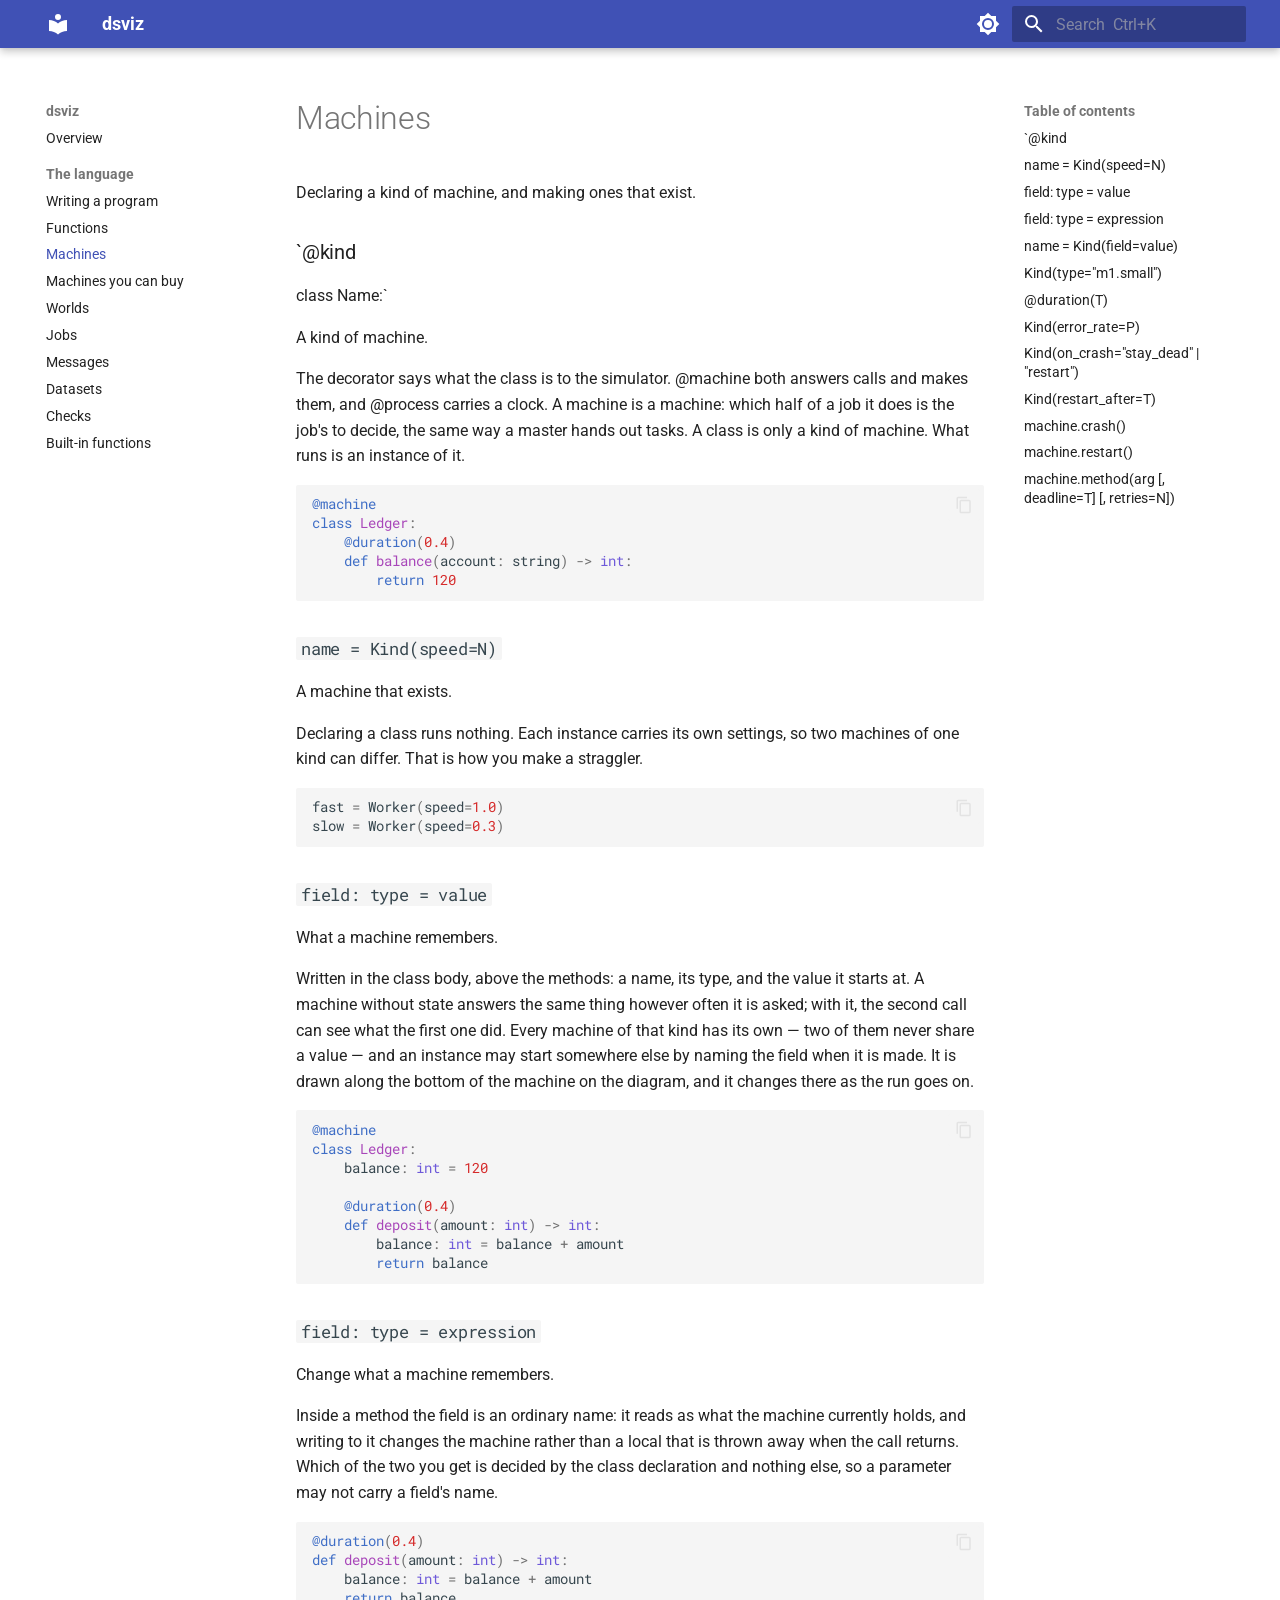
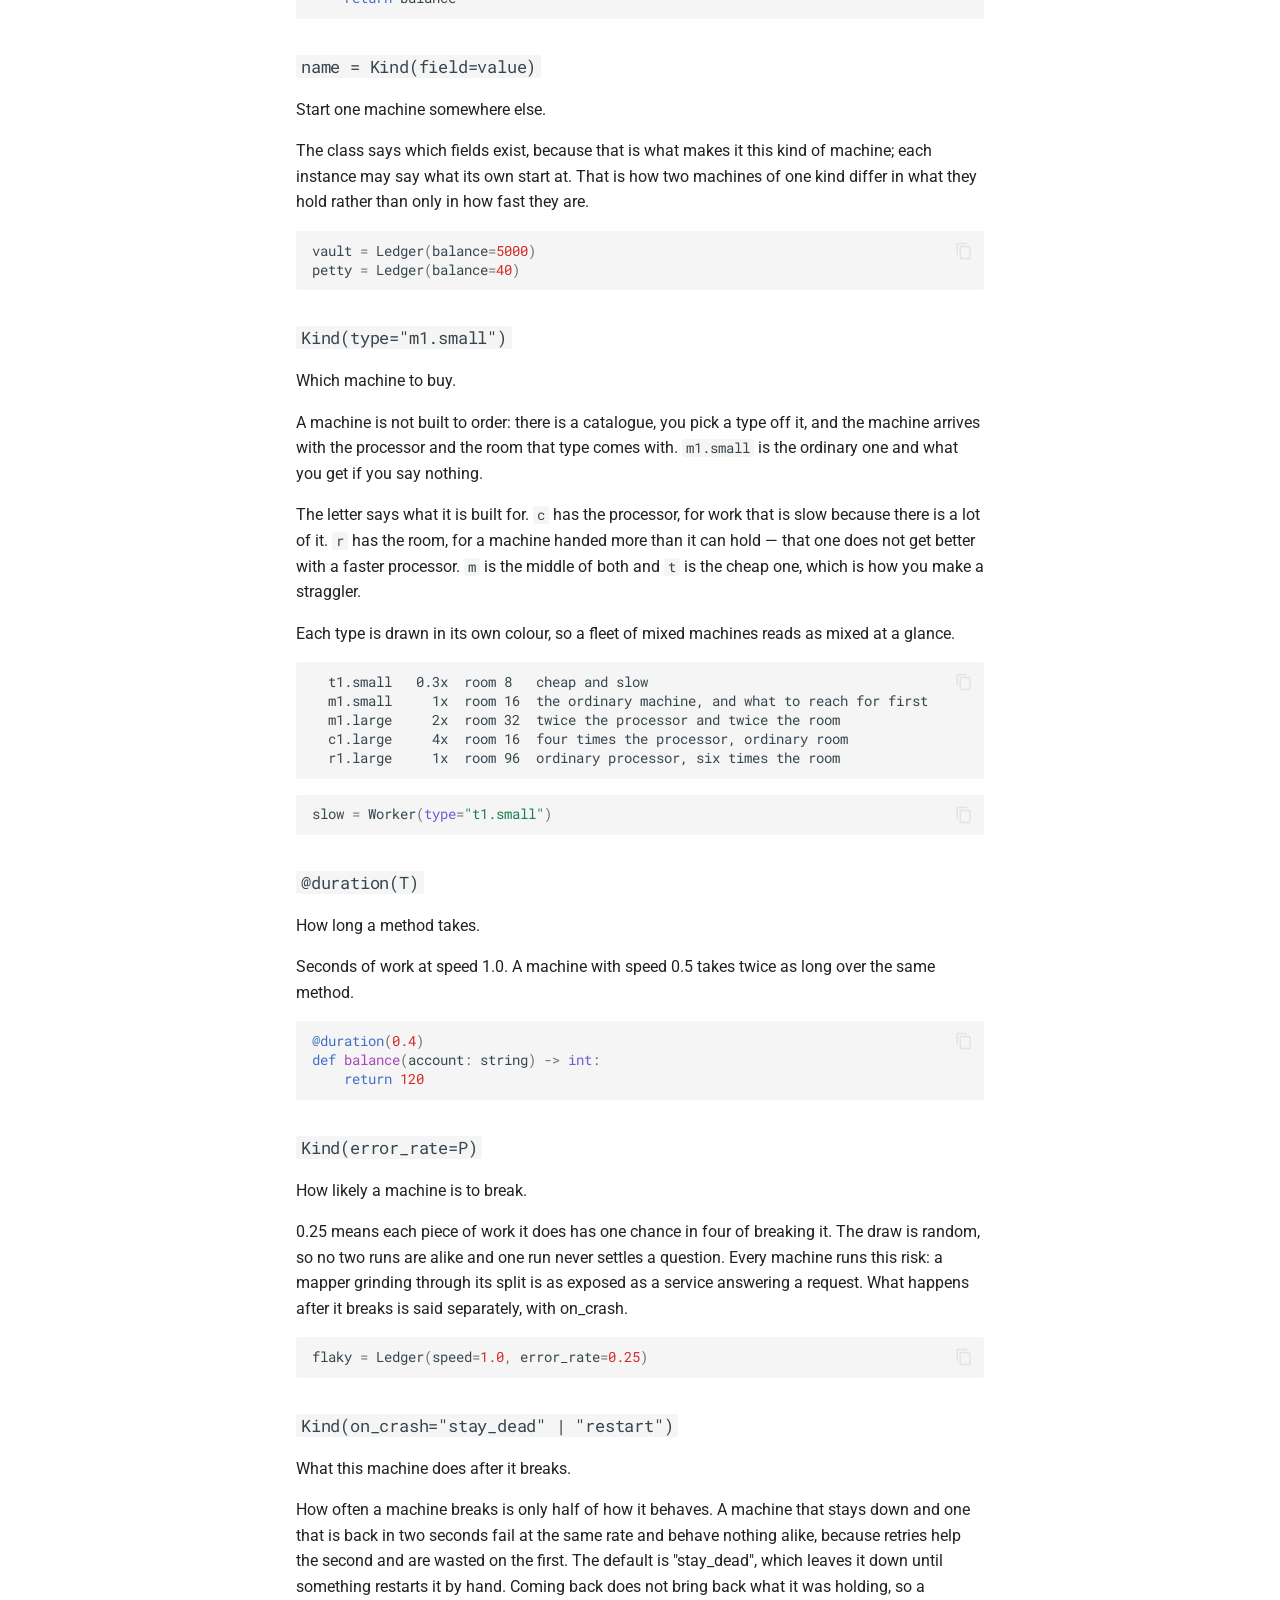
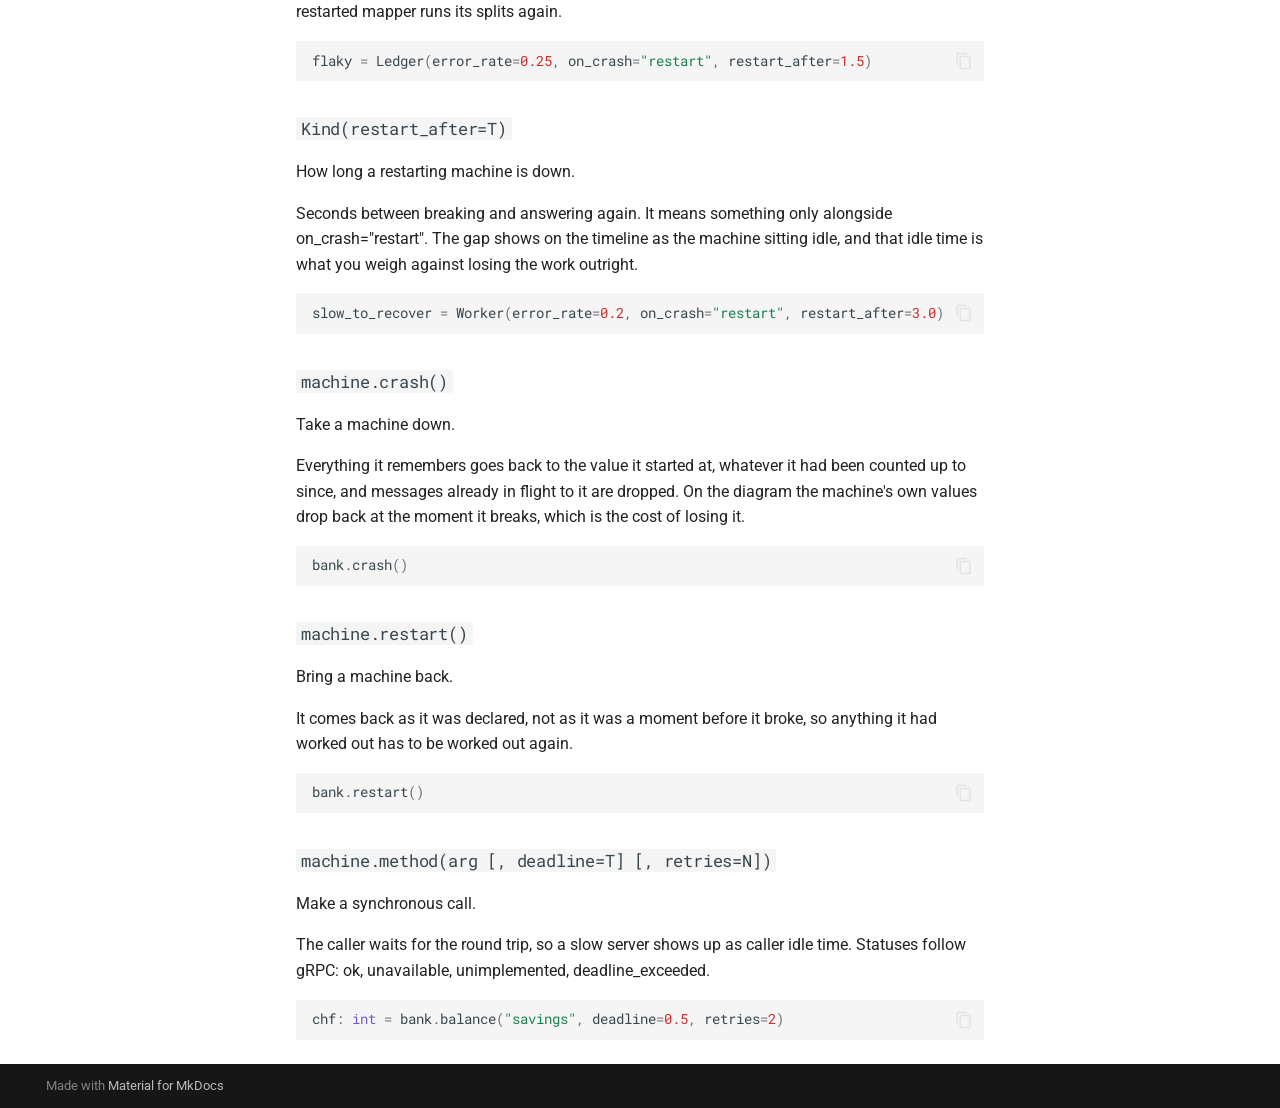
<file: site/language/machines/index.html>
<!doctype html>
<html lang="en" class="no-js">
  <head>
    
      <meta charset="utf-8">
      <meta name="viewport" content="width=device-width,initial-scale=1">
      
        <meta name="description" content="Declaring a kind of machine, and making ones that exist.">
      
      
      
        <link rel="canonical" href="https://jangrau13.github.io/dsviz/language/machines/">
      
      
        <link rel="prev" href="../functions/">
      
      
        <link rel="next" href="../machines-you-can-buy/">
      
      
        
      
      
      <link rel="icon" href="../../assets/images/favicon.png">
      <meta name="generator" content="mkdocs-1.6.1, mkdocs-material-9.7.7">
    
    
      
        <title>Machines - dsviz</title>
      
    
    
      <link rel="stylesheet" href="../../assets/stylesheets/main.ec1eaa64.min.css">
      
        
        <link rel="stylesheet" href="../../assets/stylesheets/palette.ab4e12ef.min.css">
      
      


    
    
      
    
    
      
        
        
        <link rel="preconnect" href="https://fonts.gstatic.com" crossorigin>
        <link rel="stylesheet" href="https://fonts.googleapis.com/css?family=Roboto:300,300i,400,400i,700,700i%7CRoboto+Mono:400,400i,700,700i&display=fallback">
        <style>:root{--md-text-font:"Roboto";--md-code-font:"Roboto Mono"}</style>
      
    
    
    <script>__md_scope=new URL("../..",location),__md_hash=e=>[...e].reduce(((e,_)=>(e<<5)-e+_.charCodeAt(0)),0),__md_get=(e,_=localStorage,t=__md_scope)=>JSON.parse(_.getItem(t.pathname+"."+e)),__md_set=(e,_,t=localStorage,a=__md_scope)=>{try{t.setItem(a.pathname+"."+e,JSON.stringify(_))}catch(e){}}</script>
    
      

    
    
  </head>
  
  
    
    
      
    
    
    
    
    <body dir="ltr" data-md-color-scheme="default" data-md-color-primary="indigo" data-md-color-accent="indigo">
  
    
    <input class="md-toggle" data-md-toggle="drawer" type="checkbox" id="__drawer" autocomplete="off">
    <input class="md-toggle" data-md-toggle="search" type="checkbox" id="__search" autocomplete="off">
    <label class="md-overlay" for="__drawer"></label>
    <div data-md-component="skip">
      
        
        <a href="#machines" class="md-skip">
          Skip to content
        </a>
      
    </div>
    <div data-md-component="announce">
      
    </div>
    
    
      

  

<header class="md-header md-header--shadow" data-md-component="header">
  <nav class="md-header__inner md-grid" aria-label="Header">
    <a href="../.." title="dsviz" class="md-header__button md-logo" aria-label="dsviz" data-md-component="logo">
      
  
  <svg xmlns="http://www.w3.org/2000/svg" viewBox="0 0 24 24"><path d="M12 8a3 3 0 0 0 3-3 3 3 0 0 0-3-3 3 3 0 0 0-3 3 3 3 0 0 0 3 3m0 3.54C9.64 9.35 6.5 8 3 8v11c3.5 0 6.64 1.35 9 3.54 2.36-2.19 5.5-3.54 9-3.54V8c-3.5 0-6.64 1.35-9 3.54"/></svg>

    </a>
    <label class="md-header__button md-icon" for="__drawer">
      
      <svg xmlns="http://www.w3.org/2000/svg" viewBox="0 0 24 24"><path d="M3 6h18v2H3zm0 5h18v2H3zm0 5h18v2H3z"/></svg>
    </label>
    <div class="md-header__title" data-md-component="header-title">
      <div class="md-header__ellipsis">
        <div class="md-header__topic">
          <span class="md-ellipsis">
            dsviz
          </span>
        </div>
        <div class="md-header__topic" data-md-component="header-topic">
          <span class="md-ellipsis">
            
              Machines
            
          </span>
        </div>
      </div>
    </div>
    
      
        <form class="md-header__option" data-md-component="palette">
  
    
    
    
    <input class="md-option" data-md-color-media="(prefers-color-scheme: light)" data-md-color-scheme="default" data-md-color-primary="indigo" data-md-color-accent="indigo"  aria-label="dark mode"  type="radio" name="__palette" id="__palette_0">
    
      <label class="md-header__button md-icon" title="dark mode" for="__palette_1" hidden>
        <svg xmlns="http://www.w3.org/2000/svg" viewBox="0 0 24 24"><path d="M12 8a4 4 0 0 0-4 4 4 4 0 0 0 4 4 4 4 0 0 0 4-4 4 4 0 0 0-4-4m0 10a6 6 0 0 1-6-6 6 6 0 0 1 6-6 6 6 0 0 1 6 6 6 6 0 0 1-6 6m8-9.31V4h-4.69L12 .69 8.69 4H4v4.69L.69 12 4 15.31V20h4.69L12 23.31 15.31 20H20v-4.69L23.31 12z"/></svg>
      </label>
    
  
    
    
    
    <input class="md-option" data-md-color-media="(prefers-color-scheme: dark)" data-md-color-scheme="slate" data-md-color-primary="indigo" data-md-color-accent="indigo"  aria-label="light mode"  type="radio" name="__palette" id="__palette_1">
    
      <label class="md-header__button md-icon" title="light mode" for="__palette_0" hidden>
        <svg xmlns="http://www.w3.org/2000/svg" viewBox="0 0 24 24"><path d="M12 18c-.89 0-1.74-.2-2.5-.55C11.56 16.5 13 14.42 13 12s-1.44-4.5-3.5-5.45C10.26 6.2 11.11 6 12 6a6 6 0 0 1 6 6 6 6 0 0 1-6 6m8-9.31V4h-4.69L12 .69 8.69 4H4v4.69L.69 12 4 15.31V20h4.69L12 23.31 15.31 20H20v-4.69L23.31 12z"/></svg>
      </label>
    
  
</form>
      
    
    
      <script>var palette=__md_get("__palette");if(palette&&palette.color){if("(prefers-color-scheme)"===palette.color.media){var media=matchMedia("(prefers-color-scheme: light)"),input=document.querySelector(media.matches?"[data-md-color-media='(prefers-color-scheme: light)']":"[data-md-color-media='(prefers-color-scheme: dark)']");palette.color.media=input.getAttribute("data-md-color-media"),palette.color.scheme=input.getAttribute("data-md-color-scheme"),palette.color.primary=input.getAttribute("data-md-color-primary"),palette.color.accent=input.getAttribute("data-md-color-accent")}for(var[key,value]of Object.entries(palette.color))document.body.setAttribute("data-md-color-"+key,value)}</script>
    
    
    
      
      
        <label class="md-header__button md-icon" for="__search">
          
          <svg xmlns="http://www.w3.org/2000/svg" viewBox="0 0 24 24"><path d="M9.5 3A6.5 6.5 0 0 1 16 9.5c0 1.61-.59 3.09-1.56 4.23l.27.27h.79l5 5-1.5 1.5-5-5v-.79l-.27-.27A6.52 6.52 0 0 1 9.5 16 6.5 6.5 0 0 1 3 9.5 6.5 6.5 0 0 1 9.5 3m0 2C7 5 5 7 5 9.5S7 14 9.5 14 14 12 14 9.5 12 5 9.5 5"/></svg>
        </label>
        <div class="md-search" data-md-component="search" role="dialog">
  <label class="md-search__overlay" for="__search"></label>
  <div class="md-search__inner" role="search">
    <form class="md-search__form" name="search">
      <input type="text" class="md-search__input" name="query" aria-label="Search" placeholder="Search" autocapitalize="off" autocorrect="off" autocomplete="off" spellcheck="false" data-md-component="search-query" required>
      <label class="md-search__icon md-icon" for="__search">
        
        <svg xmlns="http://www.w3.org/2000/svg" viewBox="0 0 24 24"><path d="M9.5 3A6.5 6.5 0 0 1 16 9.5c0 1.61-.59 3.09-1.56 4.23l.27.27h.79l5 5-1.5 1.5-5-5v-.79l-.27-.27A6.52 6.52 0 0 1 9.5 16 6.5 6.5 0 0 1 3 9.5 6.5 6.5 0 0 1 9.5 3m0 2C7 5 5 7 5 9.5S7 14 9.5 14 14 12 14 9.5 12 5 9.5 5"/></svg>
        
        <svg xmlns="http://www.w3.org/2000/svg" viewBox="0 0 24 24"><path d="M20 11v2H8l5.5 5.5-1.42 1.42L4.16 12l7.92-7.92L13.5 5.5 8 11z"/></svg>
      </label>
      <nav class="md-search__options" aria-label="Search">
        
        <button type="reset" class="md-search__icon md-icon" title="Clear" aria-label="Clear" tabindex="-1">
          
          <svg xmlns="http://www.w3.org/2000/svg" viewBox="0 0 24 24"><path d="M19 6.41 17.59 5 12 10.59 6.41 5 5 6.41 10.59 12 5 17.59 6.41 19 12 13.41 17.59 19 19 17.59 13.41 12z"/></svg>
        </button>
      </nav>
      
        <div class="md-search__suggest" data-md-component="search-suggest"></div>
      
    </form>
    <div class="md-search__output">
      <div class="md-search__scrollwrap" tabindex="0" data-md-scrollfix>
        <div class="md-search-result" data-md-component="search-result">
          <div class="md-search-result__meta">
            Initializing search
          </div>
          <ol class="md-search-result__list" role="presentation"></ol>
        </div>
      </div>
    </div>
  </div>
</div>
      
    
    
  </nav>
  
</header>
    
    <div class="md-container" data-md-component="container">
      
      
        
          
        
      
      <main class="md-main" data-md-component="main">
        <div class="md-main__inner md-grid">
          
            
              
              <div class="md-sidebar md-sidebar--primary" data-md-component="sidebar" data-md-type="navigation" >
                <div class="md-sidebar__scrollwrap">
                  <div class="md-sidebar__inner">
                    



<nav class="md-nav md-nav--primary" aria-label="Navigation" data-md-level="0">
  <label class="md-nav__title" for="__drawer">
    <a href="../.." title="dsviz" class="md-nav__button md-logo" aria-label="dsviz" data-md-component="logo">
      
  
  <svg xmlns="http://www.w3.org/2000/svg" viewBox="0 0 24 24"><path d="M12 8a3 3 0 0 0 3-3 3 3 0 0 0-3-3 3 3 0 0 0-3 3 3 3 0 0 0 3 3m0 3.54C9.64 9.35 6.5 8 3 8v11c3.5 0 6.64 1.35 9 3.54 2.36-2.19 5.5-3.54 9-3.54V8c-3.5 0-6.64 1.35-9 3.54"/></svg>

    </a>
    dsviz
  </label>
  
  <ul class="md-nav__list" data-md-scrollfix>
    
      
      
  
  
  
  
    <li class="md-nav__item">
      <a href="../.." class="md-nav__link">
        
  
  
  <span class="md-ellipsis">
    
  
    Overview
  

    
  </span>
  
  

      </a>
    </li>
  

    
      
      
  
  
    
  
  
  
    
    
    
    
      
        
        
      
    
    
    <li class="md-nav__item md-nav__item--active md-nav__item--section md-nav__item--nested">
      
        
        
        <input class="md-nav__toggle md-toggle " type="checkbox" id="__nav_2" checked>
        
          
          <label class="md-nav__link" for="__nav_2" id="__nav_2_label" tabindex="">
            
  
  
  <span class="md-ellipsis">
    
  
    The language
  

    
  </span>
  
  

            <span class="md-nav__icon md-icon"></span>
          </label>
        
        <nav class="md-nav" data-md-level="1" aria-labelledby="__nav_2_label" aria-expanded="true">
          <label class="md-nav__title" for="__nav_2">
            <span class="md-nav__icon md-icon"></span>
            
  
    The language
  

          </label>
          <ul class="md-nav__list" data-md-scrollfix>
            
              
                
  
  
  
  
    <li class="md-nav__item">
      <a href="../" class="md-nav__link">
        
  
  
  <span class="md-ellipsis">
    
  
    Writing a program
  

    
  </span>
  
  

      </a>
    </li>
  

              
            
              
                
  
  
  
  
    <li class="md-nav__item">
      <a href="../functions/" class="md-nav__link">
        
  
  
  <span class="md-ellipsis">
    
  
    Functions
  

    
  </span>
  
  

      </a>
    </li>
  

              
            
              
                
  
  
    
  
  
  
    <li class="md-nav__item md-nav__item--active">
      
      <input class="md-nav__toggle md-toggle" type="checkbox" id="__toc">
      
      
        
      
      
        <label class="md-nav__link md-nav__link--active" for="__toc">
          
  
  
  <span class="md-ellipsis">
    
  
    Machines
  

    
  </span>
  
  

          <span class="md-nav__icon md-icon"></span>
        </label>
      
      <a href="./" class="md-nav__link md-nav__link--active">
        
  
  
  <span class="md-ellipsis">
    
  
    Machines
  

    
  </span>
  
  

      </a>
      
        

<nav class="md-nav md-nav--secondary" aria-label="Table of contents">
  
  
  
    
  
  
    <label class="md-nav__title" for="__toc">
      <span class="md-nav__icon md-icon"></span>
      Table of contents
    </label>
    <ul class="md-nav__list" data-md-component="toc" data-md-scrollfix>
      
        <li class="md-nav__item">
  <a href="#kind" class="md-nav__link">
    <span class="md-ellipsis">
      
        `@kind
      
    </span>
  </a>
  
</li>
      
        <li class="md-nav__item">
  <a href="#name-kindspeedn" class="md-nav__link">
    <span class="md-ellipsis">
      
        name = Kind(speed=N)
      
    </span>
  </a>
  
</li>
      
        <li class="md-nav__item">
  <a href="#field-type-value" class="md-nav__link">
    <span class="md-ellipsis">
      
        field: type = value
      
    </span>
  </a>
  
</li>
      
        <li class="md-nav__item">
  <a href="#field-type-expression" class="md-nav__link">
    <span class="md-ellipsis">
      
        field: type = expression
      
    </span>
  </a>
  
</li>
      
        <li class="md-nav__item">
  <a href="#name-kindfieldvalue" class="md-nav__link">
    <span class="md-ellipsis">
      
        name = Kind(field=value)
      
    </span>
  </a>
  
</li>
      
        <li class="md-nav__item">
  <a href="#kindtypem1small" class="md-nav__link">
    <span class="md-ellipsis">
      
        Kind(type="m1.small")
      
    </span>
  </a>
  
</li>
      
        <li class="md-nav__item">
  <a href="#durationt" class="md-nav__link">
    <span class="md-ellipsis">
      
        @duration(T)
      
    </span>
  </a>
  
</li>
      
        <li class="md-nav__item">
  <a href="#kinderror_ratep" class="md-nav__link">
    <span class="md-ellipsis">
      
        Kind(error_rate=P)
      
    </span>
  </a>
  
</li>
      
        <li class="md-nav__item">
  <a href="#kindon_crashstay_dead-restart" class="md-nav__link">
    <span class="md-ellipsis">
      
        Kind(on_crash="stay_dead" | "restart")
      
    </span>
  </a>
  
</li>
      
        <li class="md-nav__item">
  <a href="#kindrestart_aftert" class="md-nav__link">
    <span class="md-ellipsis">
      
        Kind(restart_after=T)
      
    </span>
  </a>
  
</li>
      
        <li class="md-nav__item">
  <a href="#machinecrash" class="md-nav__link">
    <span class="md-ellipsis">
      
        machine.crash()
      
    </span>
  </a>
  
</li>
      
        <li class="md-nav__item">
  <a href="#machinerestart" class="md-nav__link">
    <span class="md-ellipsis">
      
        machine.restart()
      
    </span>
  </a>
  
</li>
      
        <li class="md-nav__item">
  <a href="#machinemethodarg-deadlinet-retriesn" class="md-nav__link">
    <span class="md-ellipsis">
      
        machine.method(arg [, deadline=T] [, retries=N])
      
    </span>
  </a>
  
</li>
      
    </ul>
  
</nav>
      
    </li>
  

              
            
              
                
  
  
  
  
    <li class="md-nav__item">
      <a href="../machines-you-can-buy/" class="md-nav__link">
        
  
  
  <span class="md-ellipsis">
    
  
    Machines you can buy
  

    
  </span>
  
  

      </a>
    </li>
  

              
            
              
                
  
  
  
  
    <li class="md-nav__item">
      <a href="../worlds/" class="md-nav__link">
        
  
  
  <span class="md-ellipsis">
    
  
    Worlds
  

    
  </span>
  
  

      </a>
    </li>
  

              
            
              
                
  
  
  
  
    <li class="md-nav__item">
      <a href="../jobs/" class="md-nav__link">
        
  
  
  <span class="md-ellipsis">
    
  
    Jobs
  

    
  </span>
  
  

      </a>
    </li>
  

              
            
              
                
  
  
  
  
    <li class="md-nav__item">
      <a href="../messages/" class="md-nav__link">
        
  
  
  <span class="md-ellipsis">
    
  
    Messages
  

    
  </span>
  
  

      </a>
    </li>
  

              
            
              
                
  
  
  
  
    <li class="md-nav__item">
      <a href="../datasets/" class="md-nav__link">
        
  
  
  <span class="md-ellipsis">
    
  
    Datasets
  

    
  </span>
  
  

      </a>
    </li>
  

              
            
              
                
  
  
  
  
    <li class="md-nav__item">
      <a href="../checks/" class="md-nav__link">
        
  
  
  <span class="md-ellipsis">
    
  
    Checks
  

    
  </span>
  
  

      </a>
    </li>
  

              
            
              
                
  
  
  
  
    <li class="md-nav__item">
      <a href="../builtins/" class="md-nav__link">
        
  
  
  <span class="md-ellipsis">
    
  
    Built-in functions
  

    
  </span>
  
  

      </a>
    </li>
  

              
            
          </ul>
        </nav>
      
    </li>
  

    
  </ul>
</nav>
                  </div>
                </div>
              </div>
            
            
              
              <div class="md-sidebar md-sidebar--secondary" data-md-component="sidebar" data-md-type="toc" >
                <div class="md-sidebar__scrollwrap">
                  <div class="md-sidebar__inner">
                    

<nav class="md-nav md-nav--secondary" aria-label="Table of contents">
  
  
  
    
  
  
    <label class="md-nav__title" for="__toc">
      <span class="md-nav__icon md-icon"></span>
      Table of contents
    </label>
    <ul class="md-nav__list" data-md-component="toc" data-md-scrollfix>
      
        <li class="md-nav__item">
  <a href="#kind" class="md-nav__link">
    <span class="md-ellipsis">
      
        `@kind
      
    </span>
  </a>
  
</li>
      
        <li class="md-nav__item">
  <a href="#name-kindspeedn" class="md-nav__link">
    <span class="md-ellipsis">
      
        name = Kind(speed=N)
      
    </span>
  </a>
  
</li>
      
        <li class="md-nav__item">
  <a href="#field-type-value" class="md-nav__link">
    <span class="md-ellipsis">
      
        field: type = value
      
    </span>
  </a>
  
</li>
      
        <li class="md-nav__item">
  <a href="#field-type-expression" class="md-nav__link">
    <span class="md-ellipsis">
      
        field: type = expression
      
    </span>
  </a>
  
</li>
      
        <li class="md-nav__item">
  <a href="#name-kindfieldvalue" class="md-nav__link">
    <span class="md-ellipsis">
      
        name = Kind(field=value)
      
    </span>
  </a>
  
</li>
      
        <li class="md-nav__item">
  <a href="#kindtypem1small" class="md-nav__link">
    <span class="md-ellipsis">
      
        Kind(type="m1.small")
      
    </span>
  </a>
  
</li>
      
        <li class="md-nav__item">
  <a href="#durationt" class="md-nav__link">
    <span class="md-ellipsis">
      
        @duration(T)
      
    </span>
  </a>
  
</li>
      
        <li class="md-nav__item">
  <a href="#kinderror_ratep" class="md-nav__link">
    <span class="md-ellipsis">
      
        Kind(error_rate=P)
      
    </span>
  </a>
  
</li>
      
        <li class="md-nav__item">
  <a href="#kindon_crashstay_dead-restart" class="md-nav__link">
    <span class="md-ellipsis">
      
        Kind(on_crash="stay_dead" | "restart")
      
    </span>
  </a>
  
</li>
      
        <li class="md-nav__item">
  <a href="#kindrestart_aftert" class="md-nav__link">
    <span class="md-ellipsis">
      
        Kind(restart_after=T)
      
    </span>
  </a>
  
</li>
      
        <li class="md-nav__item">
  <a href="#machinecrash" class="md-nav__link">
    <span class="md-ellipsis">
      
        machine.crash()
      
    </span>
  </a>
  
</li>
      
        <li class="md-nav__item">
  <a href="#machinerestart" class="md-nav__link">
    <span class="md-ellipsis">
      
        machine.restart()
      
    </span>
  </a>
  
</li>
      
        <li class="md-nav__item">
  <a href="#machinemethodarg-deadlinet-retriesn" class="md-nav__link">
    <span class="md-ellipsis">
      
        machine.method(arg [, deadline=T] [, retries=N])
      
    </span>
  </a>
  
</li>
      
    </ul>
  
</nav>
                  </div>
                </div>
              </div>
            
          
          
            <div class="md-content" data-md-component="content">
              
              <article class="md-content__inner md-typeset">
                
                  



<h1 id="machines">Machines<a class="headerlink" href="#machines" title="Permanent link">&para;</a></h1>
<p>Declaring a kind of machine, and making ones that exist.</p>
<h3 id="kind">`@kind<a class="headerlink" href="#kind" title="Permanent link">&para;</a></h3>
<p>class Name:`</p>
<p>A kind of machine.</p>
<p>The decorator says what the class is to the simulator. @machine both answers calls and makes them, and @process carries a clock. A machine is a machine: which half of a job it does is the job's to decide, the same way a master hands out tasks. A class is only a kind of machine. What runs is an instance of it.</p>
<div class="highlight"><pre><span></span><code><span class="nd">@machine</span>
<span class="k">class</span><span class="w"> </span><span class="nc">Ledger</span><span class="p">:</span>
    <span class="nd">@duration</span><span class="p">(</span><span class="mf">0.4</span><span class="p">)</span>
    <span class="k">def</span><span class="w"> </span><span class="nf">balance</span><span class="p">(</span><span class="n">account</span><span class="p">:</span> <span class="n">string</span><span class="p">)</span> <span class="o">-&gt;</span> <span class="nb">int</span><span class="p">:</span>
        <span class="k">return</span> <span class="mi">120</span>
</code></pre></div>
<h3 id="name-kindspeedn"><code>name = Kind(speed=N)</code><a class="headerlink" href="#name-kindspeedn" title="Permanent link">&para;</a></h3>
<p>A machine that exists.</p>
<p>Declaring a class runs nothing. Each instance carries its own settings, so two machines of one kind can differ. That is how you make a straggler.</p>
<div class="highlight"><pre><span></span><code><span class="n">fast</span> <span class="o">=</span> <span class="n">Worker</span><span class="p">(</span><span class="n">speed</span><span class="o">=</span><span class="mf">1.0</span><span class="p">)</span>
<span class="n">slow</span> <span class="o">=</span> <span class="n">Worker</span><span class="p">(</span><span class="n">speed</span><span class="o">=</span><span class="mf">0.3</span><span class="p">)</span>
</code></pre></div>
<h3 id="field-type-value"><code>field: type = value</code><a class="headerlink" href="#field-type-value" title="Permanent link">&para;</a></h3>
<p>What a machine remembers.</p>
<p>Written in the class body, above the methods: a name, its type, and the value it starts at. A machine without state answers the same thing however often it is asked; with it, the second call can see what the first one did. Every machine of that kind has its own — two of them never share a value — and an instance may start somewhere else by naming the field when it is made. It is drawn along the bottom of the machine on the diagram, and it changes there as the run goes on.</p>
<div class="highlight"><pre><span></span><code><span class="nd">@machine</span>
<span class="k">class</span><span class="w"> </span><span class="nc">Ledger</span><span class="p">:</span>
    <span class="n">balance</span><span class="p">:</span> <span class="nb">int</span> <span class="o">=</span> <span class="mi">120</span>

    <span class="nd">@duration</span><span class="p">(</span><span class="mf">0.4</span><span class="p">)</span>
    <span class="k">def</span><span class="w"> </span><span class="nf">deposit</span><span class="p">(</span><span class="n">amount</span><span class="p">:</span> <span class="nb">int</span><span class="p">)</span> <span class="o">-&gt;</span> <span class="nb">int</span><span class="p">:</span>
        <span class="n">balance</span><span class="p">:</span> <span class="nb">int</span> <span class="o">=</span> <span class="n">balance</span> <span class="o">+</span> <span class="n">amount</span>
        <span class="k">return</span> <span class="n">balance</span>
</code></pre></div>
<h3 id="field-type-expression"><code>field: type = expression</code><a class="headerlink" href="#field-type-expression" title="Permanent link">&para;</a></h3>
<p>Change what a machine remembers.</p>
<p>Inside a method the field is an ordinary name: it reads as what the machine currently holds, and writing to it changes the machine rather than a local that is thrown away when the call returns. Which of the two you get is decided by the class declaration and nothing else, so a parameter may not carry a field's name.</p>
<div class="highlight"><pre><span></span><code><span class="nd">@duration</span><span class="p">(</span><span class="mf">0.4</span><span class="p">)</span>
<span class="k">def</span><span class="w"> </span><span class="nf">deposit</span><span class="p">(</span><span class="n">amount</span><span class="p">:</span> <span class="nb">int</span><span class="p">)</span> <span class="o">-&gt;</span> <span class="nb">int</span><span class="p">:</span>
    <span class="n">balance</span><span class="p">:</span> <span class="nb">int</span> <span class="o">=</span> <span class="n">balance</span> <span class="o">+</span> <span class="n">amount</span>
    <span class="k">return</span> <span class="n">balance</span>
</code></pre></div>
<h3 id="name-kindfieldvalue"><code>name = Kind(field=value)</code><a class="headerlink" href="#name-kindfieldvalue" title="Permanent link">&para;</a></h3>
<p>Start one machine somewhere else.</p>
<p>The class says which fields exist, because that is what makes it this kind of machine; each instance may say what its own start at. That is how two machines of one kind differ in what they hold rather than only in how fast they are.</p>
<div class="highlight"><pre><span></span><code><span class="n">vault</span> <span class="o">=</span> <span class="n">Ledger</span><span class="p">(</span><span class="n">balance</span><span class="o">=</span><span class="mi">5000</span><span class="p">)</span>
<span class="n">petty</span> <span class="o">=</span> <span class="n">Ledger</span><span class="p">(</span><span class="n">balance</span><span class="o">=</span><span class="mi">40</span><span class="p">)</span>
</code></pre></div>
<h3 id="kindtypem1small"><code>Kind(type="m1.small")</code><a class="headerlink" href="#kindtypem1small" title="Permanent link">&para;</a></h3>
<p>Which machine to buy.</p>
<p>A machine is not built to order: there is a catalogue, you pick a type off it, and the machine arrives with the processor and the room that type comes with. <code>m1.small</code> is the ordinary one and what you get if you say nothing.</p>
<p>The letter says what it is built for. <code>c</code> has the processor, for work that is slow because there is a lot of it. <code>r</code> has the room, for a machine handed more than it can hold — that one does not get better with a faster processor. <code>m</code> is the middle of both and <code>t</code> is the cheap one, which is how you make a straggler.</p>
<p>Each type is drawn in its own colour, so a fleet of mixed machines reads as mixed at a glance.</p>
<div class="highlight"><pre><span></span><code>  t1.small   0.3x  room 8   cheap and slow
  m1.small     1x  room 16  the ordinary machine, and what to reach for first
  m1.large     2x  room 32  twice the processor and twice the room
  c1.large     4x  room 16  four times the processor, ordinary room
  r1.large     1x  room 96  ordinary processor, six times the room
</code></pre></div>
<div class="highlight"><pre><span></span><code><span class="n">slow</span> <span class="o">=</span> <span class="n">Worker</span><span class="p">(</span><span class="nb">type</span><span class="o">=</span><span class="s2">"t1.small"</span><span class="p">)</span>
</code></pre></div>
<h3 id="durationt"><code>@duration(T)</code><a class="headerlink" href="#durationt" title="Permanent link">&para;</a></h3>
<p>How long a method takes.</p>
<p>Seconds of work at speed 1.0. A machine with speed 0.5 takes twice as long over the same method.</p>
<div class="highlight"><pre><span></span><code><span class="nd">@duration</span><span class="p">(</span><span class="mf">0.4</span><span class="p">)</span>
<span class="k">def</span><span class="w"> </span><span class="nf">balance</span><span class="p">(</span><span class="n">account</span><span class="p">:</span> <span class="n">string</span><span class="p">)</span> <span class="o">-&gt;</span> <span class="nb">int</span><span class="p">:</span>
    <span class="k">return</span> <span class="mi">120</span>
</code></pre></div>
<h3 id="kinderror_ratep"><code>Kind(error_rate=P)</code><a class="headerlink" href="#kinderror_ratep" title="Permanent link">&para;</a></h3>
<p>How likely a machine is to break.</p>
<p>0.25 means each piece of work it does has one chance in four of breaking it. The draw is random, so no two runs are alike and one run never settles a question. Every machine runs this risk: a mapper grinding through its split is as exposed as a service answering a request. What happens after it breaks is said separately, with on_crash.</p>
<div class="highlight"><pre><span></span><code><span class="n">flaky</span> <span class="o">=</span> <span class="n">Ledger</span><span class="p">(</span><span class="n">speed</span><span class="o">=</span><span class="mf">1.0</span><span class="p">,</span> <span class="n">error_rate</span><span class="o">=</span><span class="mf">0.25</span><span class="p">)</span>
</code></pre></div>
<h3 id="kindon_crashstay_dead-restart"><code>Kind(on_crash="stay_dead" | "restart")</code><a class="headerlink" href="#kindon_crashstay_dead-restart" title="Permanent link">&para;</a></h3>
<p>What this machine does after it breaks.</p>
<p>How often a machine breaks is only half of how it behaves. A machine that stays down and one that is back in two seconds fail at the same rate and behave nothing alike, because retries help the second and are wasted on the first. The default is "stay_dead", which leaves it down until something restarts it by hand. Coming back does not bring back what it was holding, so a restarted mapper runs its splits again.</p>
<div class="highlight"><pre><span></span><code><span class="n">flaky</span> <span class="o">=</span> <span class="n">Ledger</span><span class="p">(</span><span class="n">error_rate</span><span class="o">=</span><span class="mf">0.25</span><span class="p">,</span> <span class="n">on_crash</span><span class="o">=</span><span class="s2">"restart"</span><span class="p">,</span> <span class="n">restart_after</span><span class="o">=</span><span class="mf">1.5</span><span class="p">)</span>
</code></pre></div>
<h3 id="kindrestart_aftert"><code>Kind(restart_after=T)</code><a class="headerlink" href="#kindrestart_aftert" title="Permanent link">&para;</a></h3>
<p>How long a restarting machine is down.</p>
<p>Seconds between breaking and answering again. It means something only alongside on_crash="restart". The gap shows on the timeline as the machine sitting idle, and that idle time is what you weigh against losing the work outright.</p>
<div class="highlight"><pre><span></span><code><span class="n">slow_to_recover</span> <span class="o">=</span> <span class="n">Worker</span><span class="p">(</span><span class="n">error_rate</span><span class="o">=</span><span class="mf">0.2</span><span class="p">,</span> <span class="n">on_crash</span><span class="o">=</span><span class="s2">"restart"</span><span class="p">,</span> <span class="n">restart_after</span><span class="o">=</span><span class="mf">3.0</span><span class="p">)</span>
</code></pre></div>
<h3 id="machinecrash"><code>machine.crash()</code><a class="headerlink" href="#machinecrash" title="Permanent link">&para;</a></h3>
<p>Take a machine down.</p>
<p>Everything it remembers goes back to the value it started at, whatever it had been counted up to since, and messages already in flight to it are dropped. On the diagram the machine's own values drop back at the moment it breaks, which is the cost of losing it.</p>
<div class="highlight"><pre><span></span><code><span class="n">bank</span><span class="o">.</span><span class="n">crash</span><span class="p">()</span>
</code></pre></div>
<h3 id="machinerestart"><code>machine.restart()</code><a class="headerlink" href="#machinerestart" title="Permanent link">&para;</a></h3>
<p>Bring a machine back.</p>
<p>It comes back as it was declared, not as it was a moment before it broke, so anything it had worked out has to be worked out again.</p>
<div class="highlight"><pre><span></span><code><span class="n">bank</span><span class="o">.</span><span class="n">restart</span><span class="p">()</span>
</code></pre></div>
<h3 id="machinemethodarg-deadlinet-retriesn"><code>machine.method(arg [, deadline=T] [, retries=N])</code><a class="headerlink" href="#machinemethodarg-deadlinet-retriesn" title="Permanent link">&para;</a></h3>
<p>Make a synchronous call.</p>
<p>The caller waits for the round trip, so a slow server shows up as caller idle time. Statuses follow gRPC: ok, unavailable, unimplemented, deadline_exceeded.</p>
<div class="highlight"><pre><span></span><code><span class="n">chf</span><span class="p">:</span> <span class="nb">int</span> <span class="o">=</span> <span class="n">bank</span><span class="o">.</span><span class="n">balance</span><span class="p">(</span><span class="s2">"savings"</span><span class="p">,</span> <span class="n">deadline</span><span class="o">=</span><span class="mf">0.5</span><span class="p">,</span> <span class="n">retries</span><span class="o">=</span><span class="mi">2</span><span class="p">)</span>
</code></pre></div>







  
  






                
              </article>
            </div>
          
          
<script>var target=document.getElementById(location.hash.slice(1));target&&target.name&&(target.checked=target.name.startsWith("__tabbed_"))</script>
        </div>
        
          <button type="button" class="md-top md-icon" data-md-component="top" hidden>
  
  <svg xmlns="http://www.w3.org/2000/svg" viewBox="0 0 24 24"><path d="M13 20h-2V8l-5.5 5.5-1.42-1.42L12 4.16l7.92 7.92-1.42 1.42L13 8z"/></svg>
  Back to top
</button>
        
      </main>
      
        <footer class="md-footer">
  
  <div class="md-footer-meta md-typeset">
    <div class="md-footer-meta__inner md-grid">
      <div class="md-copyright">
  
  
    Made with
    <a href="https://squidfunk.github.io/mkdocs-material/" target="_blank" rel="noopener">
      Material for MkDocs
    </a>
  
</div>
      
    </div>
  </div>
</footer>
      
    </div>
    <div class="md-dialog" data-md-component="dialog">
      <div class="md-dialog__inner md-typeset"></div>
    </div>
    
    
    
      
      
      <script id="__config" type="application/json">{"annotate": null, "base": "../..", "features": ["navigation.sections", "navigation.top", "content.code.copy", "search.suggest"], "search": "../../assets/javascripts/workers/search.2c215733.min.js", "tags": null, "translations": {"clipboard.copied": "Copied to clipboard", "clipboard.copy": "Copy to clipboard", "search.result.more.one": "1 more on this page", "search.result.more.other": "# more on this page", "search.result.none": "No matching documents", "search.result.one": "1 matching document", "search.result.other": "# matching documents", "search.result.placeholder": "Type to start searching", "search.result.term.missing": "Missing", "select.version": "Select version"}, "version": null}</script>
    
    
      <script src="../../assets/javascripts/bundle.d7400e89.min.js"></script>
      
        <script src="../../assets/js/search-shortcut.js"></script>
      
    
  </body>
</html>
</file>
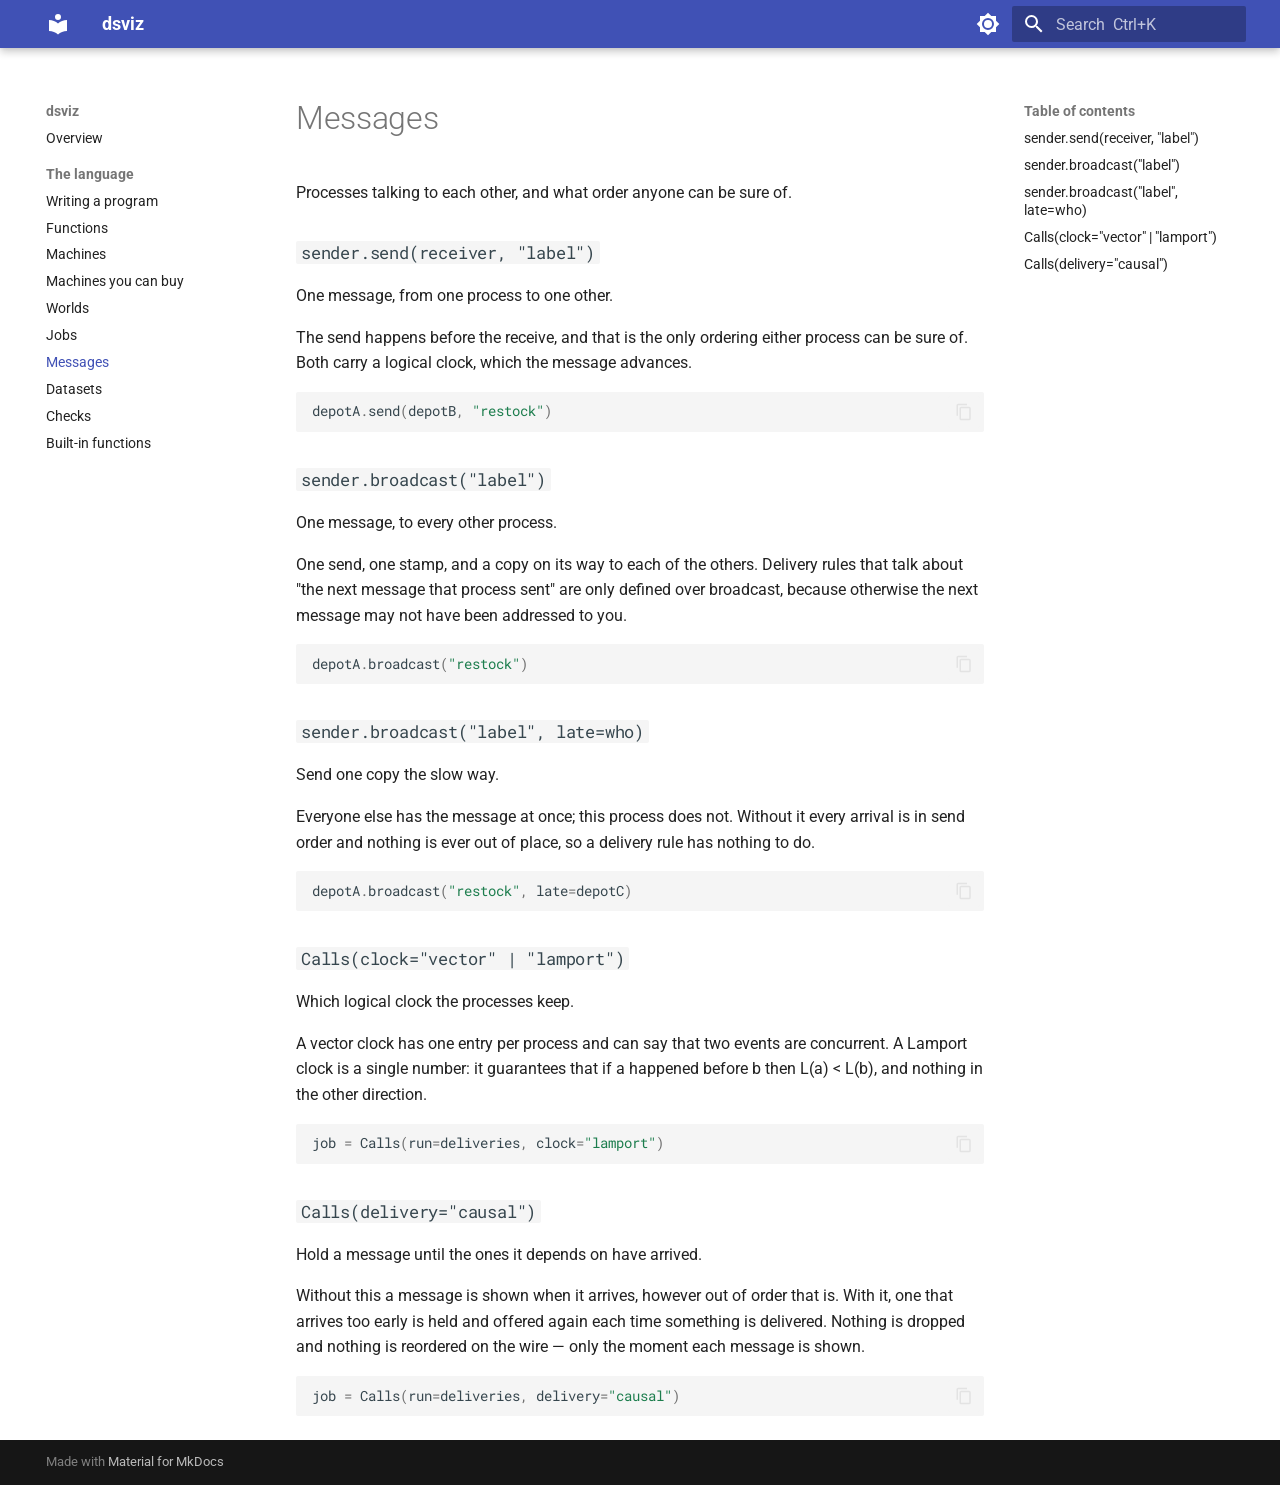
<file: site/language/messages/index.html>
<!doctype html>
<html lang="en" class="no-js">
  <head>
    
      <meta charset="utf-8">
      <meta name="viewport" content="width=device-width,initial-scale=1">
      
        <meta name="description" content="Processes talking to each other, and what order anyone can be sure of.">
      
      
      
        <link rel="canonical" href="https://jangrau13.github.io/dsviz/language/messages/">
      
      
        <link rel="prev" href="../jobs/">
      
      
        <link rel="next" href="../datasets/">
      
      
        
      
      
      <link rel="icon" href="../../assets/images/favicon.png">
      <meta name="generator" content="mkdocs-1.6.1, mkdocs-material-9.7.7">
    
    
      
        <title>Messages - dsviz</title>
      
    
    
      <link rel="stylesheet" href="../../assets/stylesheets/main.ec1eaa64.min.css">
      
        
        <link rel="stylesheet" href="../../assets/stylesheets/palette.ab4e12ef.min.css">
      
      


    
    
      
    
    
      
        
        
        <link rel="preconnect" href="https://fonts.gstatic.com" crossorigin>
        <link rel="stylesheet" href="https://fonts.googleapis.com/css?family=Roboto:300,300i,400,400i,700,700i%7CRoboto+Mono:400,400i,700,700i&display=fallback">
        <style>:root{--md-text-font:"Roboto";--md-code-font:"Roboto Mono"}</style>
      
    
    
    <script>__md_scope=new URL("../..",location),__md_hash=e=>[...e].reduce(((e,_)=>(e<<5)-e+_.charCodeAt(0)),0),__md_get=(e,_=localStorage,t=__md_scope)=>JSON.parse(_.getItem(t.pathname+"."+e)),__md_set=(e,_,t=localStorage,a=__md_scope)=>{try{t.setItem(a.pathname+"."+e,JSON.stringify(_))}catch(e){}}</script>
    
      

    
    
  </head>
  
  
    
    
      
    
    
    
    
    <body dir="ltr" data-md-color-scheme="default" data-md-color-primary="indigo" data-md-color-accent="indigo">
  
    
    <input class="md-toggle" data-md-toggle="drawer" type="checkbox" id="__drawer" autocomplete="off">
    <input class="md-toggle" data-md-toggle="search" type="checkbox" id="__search" autocomplete="off">
    <label class="md-overlay" for="__drawer"></label>
    <div data-md-component="skip">
      
        
        <a href="#messages" class="md-skip">
          Skip to content
        </a>
      
    </div>
    <div data-md-component="announce">
      
    </div>
    
    
      

  

<header class="md-header md-header--shadow" data-md-component="header">
  <nav class="md-header__inner md-grid" aria-label="Header">
    <a href="../.." title="dsviz" class="md-header__button md-logo" aria-label="dsviz" data-md-component="logo">
      
  
  <svg xmlns="http://www.w3.org/2000/svg" viewBox="0 0 24 24"><path d="M12 8a3 3 0 0 0 3-3 3 3 0 0 0-3-3 3 3 0 0 0-3 3 3 3 0 0 0 3 3m0 3.54C9.64 9.35 6.5 8 3 8v11c3.5 0 6.64 1.35 9 3.54 2.36-2.19 5.5-3.54 9-3.54V8c-3.5 0-6.64 1.35-9 3.54"/></svg>

    </a>
    <label class="md-header__button md-icon" for="__drawer">
      
      <svg xmlns="http://www.w3.org/2000/svg" viewBox="0 0 24 24"><path d="M3 6h18v2H3zm0 5h18v2H3zm0 5h18v2H3z"/></svg>
    </label>
    <div class="md-header__title" data-md-component="header-title">
      <div class="md-header__ellipsis">
        <div class="md-header__topic">
          <span class="md-ellipsis">
            dsviz
          </span>
        </div>
        <div class="md-header__topic" data-md-component="header-topic">
          <span class="md-ellipsis">
            
              Messages
            
          </span>
        </div>
      </div>
    </div>
    
      
        <form class="md-header__option" data-md-component="palette">
  
    
    
    
    <input class="md-option" data-md-color-media="(prefers-color-scheme: light)" data-md-color-scheme="default" data-md-color-primary="indigo" data-md-color-accent="indigo"  aria-label="dark mode"  type="radio" name="__palette" id="__palette_0">
    
      <label class="md-header__button md-icon" title="dark mode" for="__palette_1" hidden>
        <svg xmlns="http://www.w3.org/2000/svg" viewBox="0 0 24 24"><path d="M12 8a4 4 0 0 0-4 4 4 4 0 0 0 4 4 4 4 0 0 0 4-4 4 4 0 0 0-4-4m0 10a6 6 0 0 1-6-6 6 6 0 0 1 6-6 6 6 0 0 1 6 6 6 6 0 0 1-6 6m8-9.31V4h-4.69L12 .69 8.69 4H4v4.69L.69 12 4 15.31V20h4.69L12 23.31 15.31 20H20v-4.69L23.31 12z"/></svg>
      </label>
    
  
    
    
    
    <input class="md-option" data-md-color-media="(prefers-color-scheme: dark)" data-md-color-scheme="slate" data-md-color-primary="indigo" data-md-color-accent="indigo"  aria-label="light mode"  type="radio" name="__palette" id="__palette_1">
    
      <label class="md-header__button md-icon" title="light mode" for="__palette_0" hidden>
        <svg xmlns="http://www.w3.org/2000/svg" viewBox="0 0 24 24"><path d="M12 18c-.89 0-1.74-.2-2.5-.55C11.56 16.5 13 14.42 13 12s-1.44-4.5-3.5-5.45C10.26 6.2 11.11 6 12 6a6 6 0 0 1 6 6 6 6 0 0 1-6 6m8-9.31V4h-4.69L12 .69 8.69 4H4v4.69L.69 12 4 15.31V20h4.69L12 23.31 15.31 20H20v-4.69L23.31 12z"/></svg>
      </label>
    
  
</form>
      
    
    
      <script>var palette=__md_get("__palette");if(palette&&palette.color){if("(prefers-color-scheme)"===palette.color.media){var media=matchMedia("(prefers-color-scheme: light)"),input=document.querySelector(media.matches?"[data-md-color-media='(prefers-color-scheme: light)']":"[data-md-color-media='(prefers-color-scheme: dark)']");palette.color.media=input.getAttribute("data-md-color-media"),palette.color.scheme=input.getAttribute("data-md-color-scheme"),palette.color.primary=input.getAttribute("data-md-color-primary"),palette.color.accent=input.getAttribute("data-md-color-accent")}for(var[key,value]of Object.entries(palette.color))document.body.setAttribute("data-md-color-"+key,value)}</script>
    
    
    
      
      
        <label class="md-header__button md-icon" for="__search">
          
          <svg xmlns="http://www.w3.org/2000/svg" viewBox="0 0 24 24"><path d="M9.5 3A6.5 6.5 0 0 1 16 9.5c0 1.61-.59 3.09-1.56 4.23l.27.27h.79l5 5-1.5 1.5-5-5v-.79l-.27-.27A6.52 6.52 0 0 1 9.5 16 6.5 6.5 0 0 1 3 9.5 6.5 6.5 0 0 1 9.5 3m0 2C7 5 5 7 5 9.5S7 14 9.5 14 14 12 14 9.5 12 5 9.5 5"/></svg>
        </label>
        <div class="md-search" data-md-component="search" role="dialog">
  <label class="md-search__overlay" for="__search"></label>
  <div class="md-search__inner" role="search">
    <form class="md-search__form" name="search">
      <input type="text" class="md-search__input" name="query" aria-label="Search" placeholder="Search" autocapitalize="off" autocorrect="off" autocomplete="off" spellcheck="false" data-md-component="search-query" required>
      <label class="md-search__icon md-icon" for="__search">
        
        <svg xmlns="http://www.w3.org/2000/svg" viewBox="0 0 24 24"><path d="M9.5 3A6.5 6.5 0 0 1 16 9.5c0 1.61-.59 3.09-1.56 4.23l.27.27h.79l5 5-1.5 1.5-5-5v-.79l-.27-.27A6.52 6.52 0 0 1 9.5 16 6.5 6.5 0 0 1 3 9.5 6.5 6.5 0 0 1 9.5 3m0 2C7 5 5 7 5 9.5S7 14 9.5 14 14 12 14 9.5 12 5 9.5 5"/></svg>
        
        <svg xmlns="http://www.w3.org/2000/svg" viewBox="0 0 24 24"><path d="M20 11v2H8l5.5 5.5-1.42 1.42L4.16 12l7.92-7.92L13.5 5.5 8 11z"/></svg>
      </label>
      <nav class="md-search__options" aria-label="Search">
        
        <button type="reset" class="md-search__icon md-icon" title="Clear" aria-label="Clear" tabindex="-1">
          
          <svg xmlns="http://www.w3.org/2000/svg" viewBox="0 0 24 24"><path d="M19 6.41 17.59 5 12 10.59 6.41 5 5 6.41 10.59 12 5 17.59 6.41 19 12 13.41 17.59 19 19 17.59 13.41 12z"/></svg>
        </button>
      </nav>
      
        <div class="md-search__suggest" data-md-component="search-suggest"></div>
      
    </form>
    <div class="md-search__output">
      <div class="md-search__scrollwrap" tabindex="0" data-md-scrollfix>
        <div class="md-search-result" data-md-component="search-result">
          <div class="md-search-result__meta">
            Initializing search
          </div>
          <ol class="md-search-result__list" role="presentation"></ol>
        </div>
      </div>
    </div>
  </div>
</div>
      
    
    
  </nav>
  
</header>
    
    <div class="md-container" data-md-component="container">
      
      
        
          
        
      
      <main class="md-main" data-md-component="main">
        <div class="md-main__inner md-grid">
          
            
              
              <div class="md-sidebar md-sidebar--primary" data-md-component="sidebar" data-md-type="navigation" >
                <div class="md-sidebar__scrollwrap">
                  <div class="md-sidebar__inner">
                    



<nav class="md-nav md-nav--primary" aria-label="Navigation" data-md-level="0">
  <label class="md-nav__title" for="__drawer">
    <a href="../.." title="dsviz" class="md-nav__button md-logo" aria-label="dsviz" data-md-component="logo">
      
  
  <svg xmlns="http://www.w3.org/2000/svg" viewBox="0 0 24 24"><path d="M12 8a3 3 0 0 0 3-3 3 3 0 0 0-3-3 3 3 0 0 0-3 3 3 3 0 0 0 3 3m0 3.54C9.64 9.35 6.5 8 3 8v11c3.5 0 6.64 1.35 9 3.54 2.36-2.19 5.5-3.54 9-3.54V8c-3.5 0-6.64 1.35-9 3.54"/></svg>

    </a>
    dsviz
  </label>
  
  <ul class="md-nav__list" data-md-scrollfix>
    
      
      
  
  
  
  
    <li class="md-nav__item">
      <a href="../.." class="md-nav__link">
        
  
  
  <span class="md-ellipsis">
    
  
    Overview
  

    
  </span>
  
  

      </a>
    </li>
  

    
      
      
  
  
    
  
  
  
    
    
    
    
      
        
        
      
    
    
    <li class="md-nav__item md-nav__item--active md-nav__item--section md-nav__item--nested">
      
        
        
        <input class="md-nav__toggle md-toggle " type="checkbox" id="__nav_2" checked>
        
          
          <label class="md-nav__link" for="__nav_2" id="__nav_2_label" tabindex="">
            
  
  
  <span class="md-ellipsis">
    
  
    The language
  

    
  </span>
  
  

            <span class="md-nav__icon md-icon"></span>
          </label>
        
        <nav class="md-nav" data-md-level="1" aria-labelledby="__nav_2_label" aria-expanded="true">
          <label class="md-nav__title" for="__nav_2">
            <span class="md-nav__icon md-icon"></span>
            
  
    The language
  

          </label>
          <ul class="md-nav__list" data-md-scrollfix>
            
              
                
  
  
  
  
    <li class="md-nav__item">
      <a href="../" class="md-nav__link">
        
  
  
  <span class="md-ellipsis">
    
  
    Writing a program
  

    
  </span>
  
  

      </a>
    </li>
  

              
            
              
                
  
  
  
  
    <li class="md-nav__item">
      <a href="../functions/" class="md-nav__link">
        
  
  
  <span class="md-ellipsis">
    
  
    Functions
  

    
  </span>
  
  

      </a>
    </li>
  

              
            
              
                
  
  
  
  
    <li class="md-nav__item">
      <a href="../machines/" class="md-nav__link">
        
  
  
  <span class="md-ellipsis">
    
  
    Machines
  

    
  </span>
  
  

      </a>
    </li>
  

              
            
              
                
  
  
  
  
    <li class="md-nav__item">
      <a href="../machines-you-can-buy/" class="md-nav__link">
        
  
  
  <span class="md-ellipsis">
    
  
    Machines you can buy
  

    
  </span>
  
  

      </a>
    </li>
  

              
            
              
                
  
  
  
  
    <li class="md-nav__item">
      <a href="../worlds/" class="md-nav__link">
        
  
  
  <span class="md-ellipsis">
    
  
    Worlds
  

    
  </span>
  
  

      </a>
    </li>
  

              
            
              
                
  
  
  
  
    <li class="md-nav__item">
      <a href="../jobs/" class="md-nav__link">
        
  
  
  <span class="md-ellipsis">
    
  
    Jobs
  

    
  </span>
  
  

      </a>
    </li>
  

              
            
              
                
  
  
    
  
  
  
    <li class="md-nav__item md-nav__item--active">
      
      <input class="md-nav__toggle md-toggle" type="checkbox" id="__toc">
      
      
        
      
      
        <label class="md-nav__link md-nav__link--active" for="__toc">
          
  
  
  <span class="md-ellipsis">
    
  
    Messages
  

    
  </span>
  
  

          <span class="md-nav__icon md-icon"></span>
        </label>
      
      <a href="./" class="md-nav__link md-nav__link--active">
        
  
  
  <span class="md-ellipsis">
    
  
    Messages
  

    
  </span>
  
  

      </a>
      
        

<nav class="md-nav md-nav--secondary" aria-label="Table of contents">
  
  
  
    
  
  
    <label class="md-nav__title" for="__toc">
      <span class="md-nav__icon md-icon"></span>
      Table of contents
    </label>
    <ul class="md-nav__list" data-md-component="toc" data-md-scrollfix>
      
        <li class="md-nav__item">
  <a href="#sendersendreceiver-label" class="md-nav__link">
    <span class="md-ellipsis">
      
        sender.send(receiver, "label")
      
    </span>
  </a>
  
</li>
      
        <li class="md-nav__item">
  <a href="#senderbroadcastlabel" class="md-nav__link">
    <span class="md-ellipsis">
      
        sender.broadcast("label")
      
    </span>
  </a>
  
</li>
      
        <li class="md-nav__item">
  <a href="#senderbroadcastlabel-latewho" class="md-nav__link">
    <span class="md-ellipsis">
      
        sender.broadcast("label", late=who)
      
    </span>
  </a>
  
</li>
      
        <li class="md-nav__item">
  <a href="#callsclockvector-lamport" class="md-nav__link">
    <span class="md-ellipsis">
      
        Calls(clock="vector" | "lamport")
      
    </span>
  </a>
  
</li>
      
        <li class="md-nav__item">
  <a href="#callsdeliverycausal" class="md-nav__link">
    <span class="md-ellipsis">
      
        Calls(delivery="causal")
      
    </span>
  </a>
  
</li>
      
    </ul>
  
</nav>
      
    </li>
  

              
            
              
                
  
  
  
  
    <li class="md-nav__item">
      <a href="../datasets/" class="md-nav__link">
        
  
  
  <span class="md-ellipsis">
    
  
    Datasets
  

    
  </span>
  
  

      </a>
    </li>
  

              
            
              
                
  
  
  
  
    <li class="md-nav__item">
      <a href="../checks/" class="md-nav__link">
        
  
  
  <span class="md-ellipsis">
    
  
    Checks
  

    
  </span>
  
  

      </a>
    </li>
  

              
            
              
                
  
  
  
  
    <li class="md-nav__item">
      <a href="../builtins/" class="md-nav__link">
        
  
  
  <span class="md-ellipsis">
    
  
    Built-in functions
  

    
  </span>
  
  

      </a>
    </li>
  

              
            
          </ul>
        </nav>
      
    </li>
  

    
  </ul>
</nav>
                  </div>
                </div>
              </div>
            
            
              
              <div class="md-sidebar md-sidebar--secondary" data-md-component="sidebar" data-md-type="toc" >
                <div class="md-sidebar__scrollwrap">
                  <div class="md-sidebar__inner">
                    

<nav class="md-nav md-nav--secondary" aria-label="Table of contents">
  
  
  
    
  
  
    <label class="md-nav__title" for="__toc">
      <span class="md-nav__icon md-icon"></span>
      Table of contents
    </label>
    <ul class="md-nav__list" data-md-component="toc" data-md-scrollfix>
      
        <li class="md-nav__item">
  <a href="#sendersendreceiver-label" class="md-nav__link">
    <span class="md-ellipsis">
      
        sender.send(receiver, "label")
      
    </span>
  </a>
  
</li>
      
        <li class="md-nav__item">
  <a href="#senderbroadcastlabel" class="md-nav__link">
    <span class="md-ellipsis">
      
        sender.broadcast("label")
      
    </span>
  </a>
  
</li>
      
        <li class="md-nav__item">
  <a href="#senderbroadcastlabel-latewho" class="md-nav__link">
    <span class="md-ellipsis">
      
        sender.broadcast("label", late=who)
      
    </span>
  </a>
  
</li>
      
        <li class="md-nav__item">
  <a href="#callsclockvector-lamport" class="md-nav__link">
    <span class="md-ellipsis">
      
        Calls(clock="vector" | "lamport")
      
    </span>
  </a>
  
</li>
      
        <li class="md-nav__item">
  <a href="#callsdeliverycausal" class="md-nav__link">
    <span class="md-ellipsis">
      
        Calls(delivery="causal")
      
    </span>
  </a>
  
</li>
      
    </ul>
  
</nav>
                  </div>
                </div>
              </div>
            
          
          
            <div class="md-content" data-md-component="content">
              
              <article class="md-content__inner md-typeset">
                
                  



<h1 id="messages">Messages<a class="headerlink" href="#messages" title="Permanent link">&para;</a></h1>
<p>Processes talking to each other, and what order anyone can be sure of.</p>
<h3 id="sendersendreceiver-label"><code>sender.send(receiver, "label")</code><a class="headerlink" href="#sendersendreceiver-label" title="Permanent link">&para;</a></h3>
<p>One message, from one process to one other.</p>
<p>The send happens before the receive, and that is the only ordering either process can be sure of. Both carry a logical clock, which the message advances.</p>
<div class="highlight"><pre><span></span><code><span class="n">depotA</span><span class="o">.</span><span class="n">send</span><span class="p">(</span><span class="n">depotB</span><span class="p">,</span> <span class="s2">"restock"</span><span class="p">)</span>
</code></pre></div>
<h3 id="senderbroadcastlabel"><code>sender.broadcast("label")</code><a class="headerlink" href="#senderbroadcastlabel" title="Permanent link">&para;</a></h3>
<p>One message, to every other process.</p>
<p>One send, one stamp, and a copy on its way to each of the others. Delivery rules that talk about "the next message that process sent" are only defined over broadcast, because otherwise the next message may not have been addressed to you.</p>
<div class="highlight"><pre><span></span><code><span class="n">depotA</span><span class="o">.</span><span class="n">broadcast</span><span class="p">(</span><span class="s2">"restock"</span><span class="p">)</span>
</code></pre></div>
<h3 id="senderbroadcastlabel-latewho"><code>sender.broadcast("label", late=who)</code><a class="headerlink" href="#senderbroadcastlabel-latewho" title="Permanent link">&para;</a></h3>
<p>Send one copy the slow way.</p>
<p>Everyone else has the message at once; this process does not. Without it every arrival is in send order and nothing is ever out of place, so a delivery rule has nothing to do.</p>
<div class="highlight"><pre><span></span><code><span class="n">depotA</span><span class="o">.</span><span class="n">broadcast</span><span class="p">(</span><span class="s2">"restock"</span><span class="p">,</span> <span class="n">late</span><span class="o">=</span><span class="n">depotC</span><span class="p">)</span>
</code></pre></div>
<h3 id="callsclockvector-lamport"><code>Calls(clock="vector" | "lamport")</code><a class="headerlink" href="#callsclockvector-lamport" title="Permanent link">&para;</a></h3>
<p>Which logical clock the processes keep.</p>
<p>A vector clock has one entry per process and can say that two events are concurrent. A Lamport clock is a single number: it guarantees that if a happened before b then L(a) &lt; L(b), and nothing in the other direction.</p>
<div class="highlight"><pre><span></span><code><span class="n">job</span> <span class="o">=</span> <span class="n">Calls</span><span class="p">(</span><span class="n">run</span><span class="o">=</span><span class="n">deliveries</span><span class="p">,</span> <span class="n">clock</span><span class="o">=</span><span class="s2">"lamport"</span><span class="p">)</span>
</code></pre></div>
<h3 id="callsdeliverycausal"><code>Calls(delivery="causal")</code><a class="headerlink" href="#callsdeliverycausal" title="Permanent link">&para;</a></h3>
<p>Hold a message until the ones it depends on have arrived.</p>
<p>Without this a message is shown when it arrives, however out of order that is. With it, one that arrives too early is held and offered again each time something is delivered. Nothing is dropped and nothing is reordered on the wire — only the moment each message is shown.</p>
<div class="highlight"><pre><span></span><code><span class="n">job</span> <span class="o">=</span> <span class="n">Calls</span><span class="p">(</span><span class="n">run</span><span class="o">=</span><span class="n">deliveries</span><span class="p">,</span> <span class="n">delivery</span><span class="o">=</span><span class="s2">"causal"</span><span class="p">)</span>
</code></pre></div>







  
  






                
              </article>
            </div>
          
          
<script>var target=document.getElementById(location.hash.slice(1));target&&target.name&&(target.checked=target.name.startsWith("__tabbed_"))</script>
        </div>
        
          <button type="button" class="md-top md-icon" data-md-component="top" hidden>
  
  <svg xmlns="http://www.w3.org/2000/svg" viewBox="0 0 24 24"><path d="M13 20h-2V8l-5.5 5.5-1.42-1.42L12 4.16l7.92 7.92-1.42 1.42L13 8z"/></svg>
  Back to top
</button>
        
      </main>
      
        <footer class="md-footer">
  
  <div class="md-footer-meta md-typeset">
    <div class="md-footer-meta__inner md-grid">
      <div class="md-copyright">
  
  
    Made with
    <a href="https://squidfunk.github.io/mkdocs-material/" target="_blank" rel="noopener">
      Material for MkDocs
    </a>
  
</div>
      
    </div>
  </div>
</footer>
      
    </div>
    <div class="md-dialog" data-md-component="dialog">
      <div class="md-dialog__inner md-typeset"></div>
    </div>
    
    
    
      
      
      <script id="__config" type="application/json">{"annotate": null, "base": "../..", "features": ["navigation.sections", "navigation.top", "content.code.copy", "search.suggest"], "search": "../../assets/javascripts/workers/search.2c215733.min.js", "tags": null, "translations": {"clipboard.copied": "Copied to clipboard", "clipboard.copy": "Copy to clipboard", "search.result.more.one": "1 more on this page", "search.result.more.other": "# more on this page", "search.result.none": "No matching documents", "search.result.one": "1 matching document", "search.result.other": "# matching documents", "search.result.placeholder": "Type to start searching", "search.result.term.missing": "Missing", "select.version": "Select version"}, "version": null}</script>
    
    
      <script src="../../assets/javascripts/bundle.d7400e89.min.js"></script>
      
        <script src="../../assets/js/search-shortcut.js"></script>
      
    
  </body>
</html>
</file>
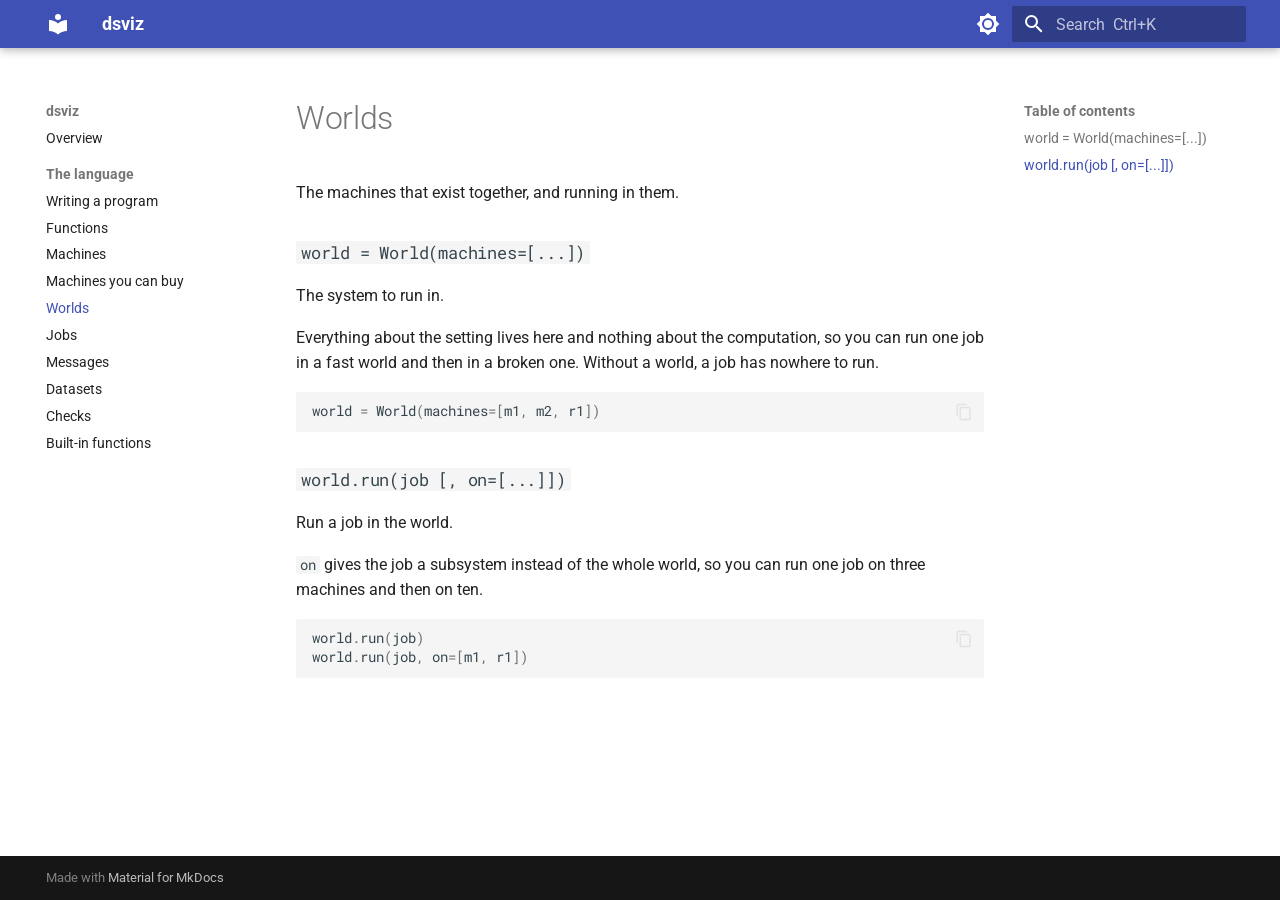
<file: site/language/worlds/index.html>
<!doctype html>
<html lang="en" class="no-js">
  <head>
    
      <meta charset="utf-8">
      <meta name="viewport" content="width=device-width,initial-scale=1">
      
        <meta name="description" content="The machines that exist together, and running in them.">
      
      
      
        <link rel="canonical" href="https://jangrau13.github.io/dsviz/language/worlds/">
      
      
        <link rel="prev" href="../machines-you-can-buy/">
      
      
        <link rel="next" href="../jobs/">
      
      
        
      
      
      <link rel="icon" href="../../assets/images/favicon.png">
      <meta name="generator" content="mkdocs-1.6.1, mkdocs-material-9.7.7">
    
    
      
        <title>Worlds - dsviz</title>
      
    
    
      <link rel="stylesheet" href="../../assets/stylesheets/main.ec1eaa64.min.css">
      
        
        <link rel="stylesheet" href="../../assets/stylesheets/palette.ab4e12ef.min.css">
      
      


    
    
      
    
    
      
        
        
        <link rel="preconnect" href="https://fonts.gstatic.com" crossorigin>
        <link rel="stylesheet" href="https://fonts.googleapis.com/css?family=Roboto:300,300i,400,400i,700,700i%7CRoboto+Mono:400,400i,700,700i&display=fallback">
        <style>:root{--md-text-font:"Roboto";--md-code-font:"Roboto Mono"}</style>
      
    
    
    <script>__md_scope=new URL("../..",location),__md_hash=e=>[...e].reduce(((e,_)=>(e<<5)-e+_.charCodeAt(0)),0),__md_get=(e,_=localStorage,t=__md_scope)=>JSON.parse(_.getItem(t.pathname+"."+e)),__md_set=(e,_,t=localStorage,a=__md_scope)=>{try{t.setItem(a.pathname+"."+e,JSON.stringify(_))}catch(e){}}</script>
    
      

    
    
  </head>
  
  
    
    
      
    
    
    
    
    <body dir="ltr" data-md-color-scheme="default" data-md-color-primary="indigo" data-md-color-accent="indigo">
  
    
    <input class="md-toggle" data-md-toggle="drawer" type="checkbox" id="__drawer" autocomplete="off">
    <input class="md-toggle" data-md-toggle="search" type="checkbox" id="__search" autocomplete="off">
    <label class="md-overlay" for="__drawer"></label>
    <div data-md-component="skip">
      
        
        <a href="#worlds" class="md-skip">
          Skip to content
        </a>
      
    </div>
    <div data-md-component="announce">
      
    </div>
    
    
      

  

<header class="md-header md-header--shadow" data-md-component="header">
  <nav class="md-header__inner md-grid" aria-label="Header">
    <a href="../.." title="dsviz" class="md-header__button md-logo" aria-label="dsviz" data-md-component="logo">
      
  
  <svg xmlns="http://www.w3.org/2000/svg" viewBox="0 0 24 24"><path d="M12 8a3 3 0 0 0 3-3 3 3 0 0 0-3-3 3 3 0 0 0-3 3 3 3 0 0 0 3 3m0 3.54C9.64 9.35 6.5 8 3 8v11c3.5 0 6.64 1.35 9 3.54 2.36-2.19 5.5-3.54 9-3.54V8c-3.5 0-6.64 1.35-9 3.54"/></svg>

    </a>
    <label class="md-header__button md-icon" for="__drawer">
      
      <svg xmlns="http://www.w3.org/2000/svg" viewBox="0 0 24 24"><path d="M3 6h18v2H3zm0 5h18v2H3zm0 5h18v2H3z"/></svg>
    </label>
    <div class="md-header__title" data-md-component="header-title">
      <div class="md-header__ellipsis">
        <div class="md-header__topic">
          <span class="md-ellipsis">
            dsviz
          </span>
        </div>
        <div class="md-header__topic" data-md-component="header-topic">
          <span class="md-ellipsis">
            
              Worlds
            
          </span>
        </div>
      </div>
    </div>
    
      
        <form class="md-header__option" data-md-component="palette">
  
    
    
    
    <input class="md-option" data-md-color-media="(prefers-color-scheme: light)" data-md-color-scheme="default" data-md-color-primary="indigo" data-md-color-accent="indigo"  aria-label="dark mode"  type="radio" name="__palette" id="__palette_0">
    
      <label class="md-header__button md-icon" title="dark mode" for="__palette_1" hidden>
        <svg xmlns="http://www.w3.org/2000/svg" viewBox="0 0 24 24"><path d="M12 8a4 4 0 0 0-4 4 4 4 0 0 0 4 4 4 4 0 0 0 4-4 4 4 0 0 0-4-4m0 10a6 6 0 0 1-6-6 6 6 0 0 1 6-6 6 6 0 0 1 6 6 6 6 0 0 1-6 6m8-9.31V4h-4.69L12 .69 8.69 4H4v4.69L.69 12 4 15.31V20h4.69L12 23.31 15.31 20H20v-4.69L23.31 12z"/></svg>
      </label>
    
  
    
    
    
    <input class="md-option" data-md-color-media="(prefers-color-scheme: dark)" data-md-color-scheme="slate" data-md-color-primary="indigo" data-md-color-accent="indigo"  aria-label="light mode"  type="radio" name="__palette" id="__palette_1">
    
      <label class="md-header__button md-icon" title="light mode" for="__palette_0" hidden>
        <svg xmlns="http://www.w3.org/2000/svg" viewBox="0 0 24 24"><path d="M12 18c-.89 0-1.74-.2-2.5-.55C11.56 16.5 13 14.42 13 12s-1.44-4.5-3.5-5.45C10.26 6.2 11.11 6 12 6a6 6 0 0 1 6 6 6 6 0 0 1-6 6m8-9.31V4h-4.69L12 .69 8.69 4H4v4.69L.69 12 4 15.31V20h4.69L12 23.31 15.31 20H20v-4.69L23.31 12z"/></svg>
      </label>
    
  
</form>
      
    
    
      <script>var palette=__md_get("__palette");if(palette&&palette.color){if("(prefers-color-scheme)"===palette.color.media){var media=matchMedia("(prefers-color-scheme: light)"),input=document.querySelector(media.matches?"[data-md-color-media='(prefers-color-scheme: light)']":"[data-md-color-media='(prefers-color-scheme: dark)']");palette.color.media=input.getAttribute("data-md-color-media"),palette.color.scheme=input.getAttribute("data-md-color-scheme"),palette.color.primary=input.getAttribute("data-md-color-primary"),palette.color.accent=input.getAttribute("data-md-color-accent")}for(var[key,value]of Object.entries(palette.color))document.body.setAttribute("data-md-color-"+key,value)}</script>
    
    
    
      
      
        <label class="md-header__button md-icon" for="__search">
          
          <svg xmlns="http://www.w3.org/2000/svg" viewBox="0 0 24 24"><path d="M9.5 3A6.5 6.5 0 0 1 16 9.5c0 1.61-.59 3.09-1.56 4.23l.27.27h.79l5 5-1.5 1.5-5-5v-.79l-.27-.27A6.52 6.52 0 0 1 9.5 16 6.5 6.5 0 0 1 3 9.5 6.5 6.5 0 0 1 9.5 3m0 2C7 5 5 7 5 9.5S7 14 9.5 14 14 12 14 9.5 12 5 9.5 5"/></svg>
        </label>
        <div class="md-search" data-md-component="search" role="dialog">
  <label class="md-search__overlay" for="__search"></label>
  <div class="md-search__inner" role="search">
    <form class="md-search__form" name="search">
      <input type="text" class="md-search__input" name="query" aria-label="Search" placeholder="Search" autocapitalize="off" autocorrect="off" autocomplete="off" spellcheck="false" data-md-component="search-query" required>
      <label class="md-search__icon md-icon" for="__search">
        
        <svg xmlns="http://www.w3.org/2000/svg" viewBox="0 0 24 24"><path d="M9.5 3A6.5 6.5 0 0 1 16 9.5c0 1.61-.59 3.09-1.56 4.23l.27.27h.79l5 5-1.5 1.5-5-5v-.79l-.27-.27A6.52 6.52 0 0 1 9.5 16 6.5 6.5 0 0 1 3 9.5 6.5 6.5 0 0 1 9.5 3m0 2C7 5 5 7 5 9.5S7 14 9.5 14 14 12 14 9.5 12 5 9.5 5"/></svg>
        
        <svg xmlns="http://www.w3.org/2000/svg" viewBox="0 0 24 24"><path d="M20 11v2H8l5.5 5.5-1.42 1.42L4.16 12l7.92-7.92L13.5 5.5 8 11z"/></svg>
      </label>
      <nav class="md-search__options" aria-label="Search">
        
        <button type="reset" class="md-search__icon md-icon" title="Clear" aria-label="Clear" tabindex="-1">
          
          <svg xmlns="http://www.w3.org/2000/svg" viewBox="0 0 24 24"><path d="M19 6.41 17.59 5 12 10.59 6.41 5 5 6.41 10.59 12 5 17.59 6.41 19 12 13.41 17.59 19 19 17.59 13.41 12z"/></svg>
        </button>
      </nav>
      
        <div class="md-search__suggest" data-md-component="search-suggest"></div>
      
    </form>
    <div class="md-search__output">
      <div class="md-search__scrollwrap" tabindex="0" data-md-scrollfix>
        <div class="md-search-result" data-md-component="search-result">
          <div class="md-search-result__meta">
            Initializing search
          </div>
          <ol class="md-search-result__list" role="presentation"></ol>
        </div>
      </div>
    </div>
  </div>
</div>
      
    
    
  </nav>
  
</header>
    
    <div class="md-container" data-md-component="container">
      
      
        
          
        
      
      <main class="md-main" data-md-component="main">
        <div class="md-main__inner md-grid">
          
            
              
              <div class="md-sidebar md-sidebar--primary" data-md-component="sidebar" data-md-type="navigation" >
                <div class="md-sidebar__scrollwrap">
                  <div class="md-sidebar__inner">
                    



<nav class="md-nav md-nav--primary" aria-label="Navigation" data-md-level="0">
  <label class="md-nav__title" for="__drawer">
    <a href="../.." title="dsviz" class="md-nav__button md-logo" aria-label="dsviz" data-md-component="logo">
      
  
  <svg xmlns="http://www.w3.org/2000/svg" viewBox="0 0 24 24"><path d="M12 8a3 3 0 0 0 3-3 3 3 0 0 0-3-3 3 3 0 0 0-3 3 3 3 0 0 0 3 3m0 3.54C9.64 9.35 6.5 8 3 8v11c3.5 0 6.64 1.35 9 3.54 2.36-2.19 5.5-3.54 9-3.54V8c-3.5 0-6.64 1.35-9 3.54"/></svg>

    </a>
    dsviz
  </label>
  
  <ul class="md-nav__list" data-md-scrollfix>
    
      
      
  
  
  
  
    <li class="md-nav__item">
      <a href="../.." class="md-nav__link">
        
  
  
  <span class="md-ellipsis">
    
  
    Overview
  

    
  </span>
  
  

      </a>
    </li>
  

    
      
      
  
  
    
  
  
  
    
    
    
    
      
        
        
      
    
    
    <li class="md-nav__item md-nav__item--active md-nav__item--section md-nav__item--nested">
      
        
        
        <input class="md-nav__toggle md-toggle " type="checkbox" id="__nav_2" checked>
        
          
          <label class="md-nav__link" for="__nav_2" id="__nav_2_label" tabindex="">
            
  
  
  <span class="md-ellipsis">
    
  
    The language
  

    
  </span>
  
  

            <span class="md-nav__icon md-icon"></span>
          </label>
        
        <nav class="md-nav" data-md-level="1" aria-labelledby="__nav_2_label" aria-expanded="true">
          <label class="md-nav__title" for="__nav_2">
            <span class="md-nav__icon md-icon"></span>
            
  
    The language
  

          </label>
          <ul class="md-nav__list" data-md-scrollfix>
            
              
                
  
  
  
  
    <li class="md-nav__item">
      <a href="../" class="md-nav__link">
        
  
  
  <span class="md-ellipsis">
    
  
    Writing a program
  

    
  </span>
  
  

      </a>
    </li>
  

              
            
              
                
  
  
  
  
    <li class="md-nav__item">
      <a href="../functions/" class="md-nav__link">
        
  
  
  <span class="md-ellipsis">
    
  
    Functions
  

    
  </span>
  
  

      </a>
    </li>
  

              
            
              
                
  
  
  
  
    <li class="md-nav__item">
      <a href="../machines/" class="md-nav__link">
        
  
  
  <span class="md-ellipsis">
    
  
    Machines
  

    
  </span>
  
  

      </a>
    </li>
  

              
            
              
                
  
  
  
  
    <li class="md-nav__item">
      <a href="../machines-you-can-buy/" class="md-nav__link">
        
  
  
  <span class="md-ellipsis">
    
  
    Machines you can buy
  

    
  </span>
  
  

      </a>
    </li>
  

              
            
              
                
  
  
    
  
  
  
    <li class="md-nav__item md-nav__item--active">
      
      <input class="md-nav__toggle md-toggle" type="checkbox" id="__toc">
      
      
        
      
      
        <label class="md-nav__link md-nav__link--active" for="__toc">
          
  
  
  <span class="md-ellipsis">
    
  
    Worlds
  

    
  </span>
  
  

          <span class="md-nav__icon md-icon"></span>
        </label>
      
      <a href="./" class="md-nav__link md-nav__link--active">
        
  
  
  <span class="md-ellipsis">
    
  
    Worlds
  

    
  </span>
  
  

      </a>
      
        

<nav class="md-nav md-nav--secondary" aria-label="Table of contents">
  
  
  
    
  
  
    <label class="md-nav__title" for="__toc">
      <span class="md-nav__icon md-icon"></span>
      Table of contents
    </label>
    <ul class="md-nav__list" data-md-component="toc" data-md-scrollfix>
      
        <li class="md-nav__item">
  <a href="#world-worldmachines" class="md-nav__link">
    <span class="md-ellipsis">
      
        world = World(machines=[...])
      
    </span>
  </a>
  
</li>
      
        <li class="md-nav__item">
  <a href="#worldrunjob-on" class="md-nav__link">
    <span class="md-ellipsis">
      
        world.run(job [, on=[...]])
      
    </span>
  </a>
  
</li>
      
    </ul>
  
</nav>
      
    </li>
  

              
            
              
                
  
  
  
  
    <li class="md-nav__item">
      <a href="../jobs/" class="md-nav__link">
        
  
  
  <span class="md-ellipsis">
    
  
    Jobs
  

    
  </span>
  
  

      </a>
    </li>
  

              
            
              
                
  
  
  
  
    <li class="md-nav__item">
      <a href="../messages/" class="md-nav__link">
        
  
  
  <span class="md-ellipsis">
    
  
    Messages
  

    
  </span>
  
  

      </a>
    </li>
  

              
            
              
                
  
  
  
  
    <li class="md-nav__item">
      <a href="../datasets/" class="md-nav__link">
        
  
  
  <span class="md-ellipsis">
    
  
    Datasets
  

    
  </span>
  
  

      </a>
    </li>
  

              
            
              
                
  
  
  
  
    <li class="md-nav__item">
      <a href="../checks/" class="md-nav__link">
        
  
  
  <span class="md-ellipsis">
    
  
    Checks
  

    
  </span>
  
  

      </a>
    </li>
  

              
            
              
                
  
  
  
  
    <li class="md-nav__item">
      <a href="../builtins/" class="md-nav__link">
        
  
  
  <span class="md-ellipsis">
    
  
    Built-in functions
  

    
  </span>
  
  

      </a>
    </li>
  

              
            
          </ul>
        </nav>
      
    </li>
  

    
  </ul>
</nav>
                  </div>
                </div>
              </div>
            
            
              
              <div class="md-sidebar md-sidebar--secondary" data-md-component="sidebar" data-md-type="toc" >
                <div class="md-sidebar__scrollwrap">
                  <div class="md-sidebar__inner">
                    

<nav class="md-nav md-nav--secondary" aria-label="Table of contents">
  
  
  
    
  
  
    <label class="md-nav__title" for="__toc">
      <span class="md-nav__icon md-icon"></span>
      Table of contents
    </label>
    <ul class="md-nav__list" data-md-component="toc" data-md-scrollfix>
      
        <li class="md-nav__item">
  <a href="#world-worldmachines" class="md-nav__link">
    <span class="md-ellipsis">
      
        world = World(machines=[...])
      
    </span>
  </a>
  
</li>
      
        <li class="md-nav__item">
  <a href="#worldrunjob-on" class="md-nav__link">
    <span class="md-ellipsis">
      
        world.run(job [, on=[...]])
      
    </span>
  </a>
  
</li>
      
    </ul>
  
</nav>
                  </div>
                </div>
              </div>
            
          
          
            <div class="md-content" data-md-component="content">
              
              <article class="md-content__inner md-typeset">
                
                  



<h1 id="worlds">Worlds<a class="headerlink" href="#worlds" title="Permanent link">&para;</a></h1>
<p>The machines that exist together, and running in them.</p>
<h3 id="world-worldmachines"><code>world = World(machines=[...])</code><a class="headerlink" href="#world-worldmachines" title="Permanent link">&para;</a></h3>
<p>The system to run in.</p>
<p>Everything about the setting lives here and nothing about the computation, so you can run one job in a fast world and then in a broken one. Without a world, a job has nowhere to run.</p>
<div class="highlight"><pre><span></span><code><span class="n">world</span> <span class="o">=</span> <span class="n">World</span><span class="p">(</span><span class="n">machines</span><span class="o">=</span><span class="p">[</span><span class="n">m1</span><span class="p">,</span> <span class="n">m2</span><span class="p">,</span> <span class="n">r1</span><span class="p">])</span>
</code></pre></div>
<h3 id="worldrunjob-on"><code>world.run(job [, on=[...]])</code><a class="headerlink" href="#worldrunjob-on" title="Permanent link">&para;</a></h3>
<p>Run a job in the world.</p>
<p><code>on</code> gives the job a subsystem instead of the whole world, so you can run one job on three machines and then on ten.</p>
<div class="highlight"><pre><span></span><code><span class="n">world</span><span class="o">.</span><span class="n">run</span><span class="p">(</span><span class="n">job</span><span class="p">)</span>
<span class="n">world</span><span class="o">.</span><span class="n">run</span><span class="p">(</span><span class="n">job</span><span class="p">,</span> <span class="n">on</span><span class="o">=</span><span class="p">[</span><span class="n">m1</span><span class="p">,</span> <span class="n">r1</span><span class="p">])</span>
</code></pre></div>







  
  






                
              </article>
            </div>
          
          
<script>var target=document.getElementById(location.hash.slice(1));target&&target.name&&(target.checked=target.name.startsWith("__tabbed_"))</script>
        </div>
        
          <button type="button" class="md-top md-icon" data-md-component="top" hidden>
  
  <svg xmlns="http://www.w3.org/2000/svg" viewBox="0 0 24 24"><path d="M13 20h-2V8l-5.5 5.5-1.42-1.42L12 4.16l7.92 7.92-1.42 1.42L13 8z"/></svg>
  Back to top
</button>
        
      </main>
      
        <footer class="md-footer">
  
  <div class="md-footer-meta md-typeset">
    <div class="md-footer-meta__inner md-grid">
      <div class="md-copyright">
  
  
    Made with
    <a href="https://squidfunk.github.io/mkdocs-material/" target="_blank" rel="noopener">
      Material for MkDocs
    </a>
  
</div>
      
    </div>
  </div>
</footer>
      
    </div>
    <div class="md-dialog" data-md-component="dialog">
      <div class="md-dialog__inner md-typeset"></div>
    </div>
    
    
    
      
      
      <script id="__config" type="application/json">{"annotate": null, "base": "../..", "features": ["navigation.sections", "navigation.top", "content.code.copy", "search.suggest"], "search": "../../assets/javascripts/workers/search.2c215733.min.js", "tags": null, "translations": {"clipboard.copied": "Copied to clipboard", "clipboard.copy": "Copy to clipboard", "search.result.more.one": "1 more on this page", "search.result.more.other": "# more on this page", "search.result.none": "No matching documents", "search.result.one": "1 matching document", "search.result.other": "# matching documents", "search.result.placeholder": "Type to start searching", "search.result.term.missing": "Missing", "select.version": "Select version"}, "version": null}</script>
    
    
      <script src="../../assets/javascripts/bundle.d7400e89.min.js"></script>
      
        <script src="../../assets/js/search-shortcut.js"></script>
      
    
  </body>
</html>
</file>
<file: site/assets/stylesheets/main.ec1eaa64.min.css>
@charset "UTF-8";html{-webkit-text-size-adjust:none;-moz-text-size-adjust:none;text-size-adjust:none;box-sizing:border-box}*,:after,:before{box-sizing:inherit}@media (prefers-reduced-motion){*,:after,:before{transition:none!important}}body{margin:0}a,button,input,label{-webkit-tap-highlight-color:transparent}a{color:inherit;text-decoration:none}hr{border:0;box-sizing:initial;display:block;height:.05rem;overflow:visible;padding:0}small{font-size:80%}sub,sup{line-height:1em}img{border-style:none}table{border-collapse:initial;border-spacing:0}td,th{font-weight:400;vertical-align:top}button{background:#0000;border:0;font-family:inherit;font-size:inherit;margin:0;padding:0}input{border:0;outline:none}:root{--md-primary-fg-color:#4051b5;--md-primary-fg-color--light:#5d6cc0;--md-primary-fg-color--dark:#303fa1;--md-primary-bg-color:#fff;--md-primary-bg-color--light:#ffffffb3;--md-accent-fg-color:#526cfe;--md-accent-fg-color--transparent:#526cfe1a;--md-accent-bg-color:#fff;--md-accent-bg-color--light:#ffffffb3}[data-md-color-scheme=default]{color-scheme:light}[data-md-color-scheme=default] img[src$="#gh-dark-mode-only"],[data-md-color-scheme=default] img[src$="#only-dark"]{display:none}:root,[data-md-color-scheme=default]{--md-hue:225deg;--md-default-fg-color:#000000de;--md-default-fg-color--light:#0000008a;--md-default-fg-color--lighter:#00000052;--md-default-fg-color--lightest:#00000012;--md-default-bg-color:#fff;--md-default-bg-color--light:#ffffffb3;--md-default-bg-color--lighter:#ffffff4d;--md-default-bg-color--lightest:#ffffff1f;--md-code-fg-color:#36464e;--md-code-bg-color:#f5f5f5;--md-code-bg-color--light:#f5f5f5b3;--md-code-bg-color--lighter:#f5f5f54d;--md-code-hl-color:#4287ff;--md-code-hl-color--light:#4287ff1a;--md-code-hl-number-color:#d52a2a;--md-code-hl-special-color:#db1457;--md-code-hl-function-color:#a846b9;--md-code-hl-constant-color:#6e59d9;--md-code-hl-keyword-color:#3f6ec6;--md-code-hl-string-color:#1c7d4d;--md-code-hl-name-color:var(--md-code-fg-color);--md-code-hl-operator-color:var(--md-default-fg-color--light);--md-code-hl-punctuation-color:var(--md-default-fg-color--light);--md-code-hl-comment-color:var(--md-default-fg-color--light);--md-code-hl-generic-color:var(--md-default-fg-color--light);--md-code-hl-variable-color:var(--md-default-fg-color--light);--md-typeset-color:var(--md-default-fg-color);--md-typeset-a-color:var(--md-primary-fg-color);--md-typeset-del-color:#f5503d26;--md-typeset-ins-color:#0bd57026;--md-typeset-kbd-color:#fafafa;--md-typeset-kbd-accent-color:#fff;--md-typeset-kbd-border-color:#b8b8b8;--md-typeset-mark-color:#ffff0080;--md-typeset-table-color:#0000001f;--md-typeset-table-color--light:rgba(0,0,0,.035);--md-admonition-fg-color:var(--md-default-fg-color);--md-admonition-bg-color:var(--md-default-bg-color);--md-warning-fg-color:#000000de;--md-warning-bg-color:#ff9;--md-footer-fg-color:#fff;--md-footer-fg-color--light:#ffffffb3;--md-footer-fg-color--lighter:#ffffff73;--md-footer-bg-color:#000000de;--md-footer-bg-color--dark:#00000052;--md-shadow-z1:0 0.2rem 0.5rem #0000000d,0 0 0.05rem #0000001a;--md-shadow-z2:0 0.2rem 0.5rem #0000001a,0 0 0.05rem #00000040;--md-shadow-z3:0 0.2rem 0.5rem #0003,0 0 0.05rem #00000059}.md-icon svg{fill:currentcolor;display:block;height:1.2rem;width:1.2rem}body{-webkit-font-smoothing:antialiased;-moz-osx-font-smoothing:grayscale;--md-text-font-family:var(--md-text-font,_),-apple-system,BlinkMacSystemFont,Helvetica,Arial,sans-serif;--md-code-font-family:var(--md-code-font,_),SFMono-Regular,Consolas,Menlo,monospace}aside,body,input{font-feature-settings:"kern","liga";color:var(--md-typeset-color);font-family:var(--md-text-font-family)}code,kbd,pre{font-feature-settings:"kern";font-family:var(--md-code-font-family)}:root{--md-typeset-table-sort-icon:url('data:image/svg+xml;charset=utf-8,<svg xmlns="http://www.w3.org/2000/svg" viewBox="0 0 24 24"><path d="m18 21-4-4h3V7h-3l4-4 4 4h-3v10h3M2 19v-2h10v2M2 13v-2h7v2M2 7V5h4v2z"/></svg>');--md-typeset-table-sort-icon--asc:url('data:image/svg+xml;charset=utf-8,<svg xmlns="http://www.w3.org/2000/svg" viewBox="0 0 24 24"><path d="M19 17h3l-4 4-4-4h3V3h2M2 17h10v2H2M6 5v2H2V5m0 6h7v2H2z"/></svg>');--md-typeset-table-sort-icon--desc:url('data:image/svg+xml;charset=utf-8,<svg xmlns="http://www.w3.org/2000/svg" viewBox="0 0 24 24"><path d="M19 7h3l-4-4-4 4h3v14h2M2 17h10v2H2M6 5v2H2V5m0 6h7v2H2z"/></svg>')}.md-typeset{-webkit-print-color-adjust:exact;color-adjust:exact;font-size:.8rem;line-height:1.6;overflow-wrap:break-word}@media print{.md-typeset{font-size:.68rem}}.md-typeset blockquote,.md-typeset dl,.md-typeset figure,.md-typeset ol,.md-typeset pre,.md-typeset ul{margin-bottom:1em;margin-top:1em}.md-typeset h1{color:var(--md-default-fg-color--light);font-size:2em;line-height:1.3;margin:0 0 1.25em}.md-typeset h1,.md-typeset h2{font-weight:300;letter-spacing:-.01em}.md-typeset h2{font-size:1.5625em;line-height:1.4;margin:1.6em 0 .64em}.md-typeset h3{font-size:1.25em;font-weight:400;letter-spacing:-.01em;line-height:1.5;margin:1.6em 0 .8em}.md-typeset h2+h3{margin-top:.8em}.md-typeset h4{font-weight:700;letter-spacing:-.01em;margin:1em 0}.md-typeset h5,.md-typeset h6{color:var(--md-default-fg-color--light);font-size:.8em;font-weight:700;letter-spacing:-.01em;margin:1.25em 0}.md-typeset h5{text-transform:uppercase}.md-typeset h5 code{text-transform:none}.md-typeset hr{border-bottom:.05rem solid var(--md-default-fg-color--lightest);display:flow-root;margin:1.5em 0}.md-typeset a{color:var(--md-typeset-a-color);word-break:break-word}.md-typeset a,.md-typeset a:before{transition:color 125ms}.md-typeset a:focus,.md-typeset a:hover{color:var(--md-accent-fg-color)}.md-typeset a:focus code,.md-typeset a:hover code{background-color:var(--md-accent-fg-color--transparent);color:var(--md-accent-fg-color)}.md-typeset a code{color:var(--md-typeset-a-color)}.md-typeset a.focus-visible{outline-color:var(--md-accent-fg-color);outline-offset:.2rem}.md-typeset code,.md-typeset kbd,.md-typeset pre{color:var(--md-code-fg-color);direction:ltr;font-variant-ligatures:none;transition:background-color 125ms}@media print{.md-typeset code,.md-typeset kbd,.md-typeset pre{white-space:pre-wrap}}.md-typeset code{background-color:var(--md-code-bg-color);border-radius:.1rem;-webkit-box-decoration-break:clone;box-decoration-break:clone;font-size:.85em;padding:0 .2941176471em;transition:color 125ms,background-color 125ms;word-break:break-word}.md-typeset code:not(.focus-visible){-webkit-tap-highlight-color:transparent;outline:none}.md-typeset pre{display:flow-root;line-height:1.4;position:relative}.md-typeset pre>code{-webkit-box-decoration-break:slice;box-decoration-break:slice;box-shadow:none;display:block;margin:0;outline-color:var(--md-accent-fg-color);overflow:auto;padding:.7720588235em 1.1764705882em;scrollbar-color:var(--md-default-fg-color--lighter) #0000;scrollbar-width:thin;touch-action:auto;word-break:normal}.md-typeset pre>code:hover{scrollbar-color:var(--md-accent-fg-color) #0000}.md-typeset pre>code::-webkit-scrollbar{height:.2rem;width:.2rem}.md-typeset pre>code::-webkit-scrollbar-thumb{background-color:var(--md-default-fg-color--lighter)}.md-typeset pre>code::-webkit-scrollbar-thumb:hover{background-color:var(--md-accent-fg-color)}.md-typeset kbd{background-color:var(--md-typeset-kbd-color);border-radius:.1rem;box-shadow:0 .1rem 0 .05rem var(--md-typeset-kbd-border-color),0 .1rem 0 var(--md-typeset-kbd-border-color),0 -.1rem .2rem var(--md-typeset-kbd-accent-color) inset;color:var(--md-default-fg-color);display:inline-block;font-size:.75em;padding:0 .6666666667em;vertical-align:text-top;word-break:break-word}.md-typeset mark{background-color:var(--md-typeset-mark-color);-webkit-box-decoration-break:clone;box-decoration-break:clone;color:inherit;word-break:break-word}.md-typeset abbr{cursor:help;text-decoration:none}.md-typeset [data-preview],.md-typeset abbr{border-bottom:.05rem dotted var(--md-default-fg-color--light)}.md-typeset small{opacity:.75}[dir=ltr] .md-typeset sub,[dir=ltr] .md-typeset sup{margin-left:.078125em}[dir=rtl] .md-typeset sub,[dir=rtl] .md-typeset sup{margin-right:.078125em}[dir=ltr] .md-typeset blockquote{padding-left:.6rem}[dir=rtl] .md-typeset blockquote{padding-right:.6rem}[dir=ltr] .md-typeset blockquote{border-left:.2rem solid var(--md-default-fg-color--lighter)}[dir=rtl] .md-typeset blockquote{border-right:.2rem solid var(--md-default-fg-color--lighter)}.md-typeset blockquote{color:var(--md-default-fg-color--light);margin-left:0;margin-right:0}.md-typeset ul{list-style-type:disc}.md-typeset ul[type]{list-style-type:revert-layer}[dir=ltr] .md-typeset ol,[dir=ltr] .md-typeset ul{margin-left:.625em}[dir=rtl] .md-typeset ol,[dir=rtl] .md-typeset ul{margin-right:.625em}.md-typeset ol,.md-typeset ul{padding:0}.md-typeset ol:not([hidden]),.md-typeset ul:not([hidden]){display:flow-root}.md-typeset ol ol,.md-typeset ul ol{list-style-type:lower-alpha}.md-typeset ol ol ol,.md-typeset ul ol ol{list-style-type:lower-roman}.md-typeset ol ol ol ol,.md-typeset ul ol ol ol{list-style-type:upper-alpha}.md-typeset ol ol ol ol ol,.md-typeset ul ol ol ol ol{list-style-type:upper-roman}.md-typeset ol[type],.md-typeset ul[type]{list-style-type:revert-layer}[dir=ltr] .md-typeset ol li,[dir=ltr] .md-typeset ul li{margin-left:1.25em}[dir=rtl] .md-typeset ol li,[dir=rtl] .md-typeset ul li{margin-right:1.25em}.md-typeset ol li,.md-typeset ul li{margin-bottom:.5em}.md-typeset ol li blockquote,.md-typeset ol li p,.md-typeset ul li blockquote,.md-typeset ul li p{margin:.5em 0}.md-typeset ol li:last-child,.md-typeset ul li:last-child{margin-bottom:0}[dir=ltr] .md-typeset ol li ol,[dir=ltr] .md-typeset ol li ul,[dir=ltr] .md-typeset ul li ol,[dir=ltr] .md-typeset ul li ul{margin-left:.625em}[dir=rtl] .md-typeset ol li ol,[dir=rtl] .md-typeset ol li ul,[dir=rtl] .md-typeset ul li ol,[dir=rtl] .md-typeset ul li ul{margin-right:.625em}.md-typeset ol li ol,.md-typeset ol li ul,.md-typeset ul li ol,.md-typeset ul li ul{margin-bottom:.5em;margin-top:.5em}[dir=ltr] .md-typeset dd{margin-left:1.875em}[dir=rtl] .md-typeset dd{margin-right:1.875em}.md-typeset dd{margin-bottom:1.5em;margin-top:1em}.md-typeset img,.md-typeset svg,.md-typeset video{height:auto;max-width:100%}.md-typeset img[align=left]{margin:1em 1em 1em 0}.md-typeset img[align=right]{margin:1em 0 1em 1em}.md-typeset img[align]:only-child{margin-top:0}.md-typeset figure{display:flow-root;margin:1em auto;max-width:100%;text-align:center;width:fit-content}.md-typeset figure img{display:block;margin:0 auto}.md-typeset figcaption{font-style:italic;margin:1em auto;max-width:24rem}.md-typeset iframe{max-width:100%}.md-typeset table:not([class]){background-color:var(--md-default-bg-color);border:.05rem solid var(--md-typeset-table-color);border-radius:.1rem;display:inline-block;font-size:.64rem;max-width:100%;overflow:auto;touch-action:auto}@media print{.md-typeset table:not([class]){display:table}}.md-typeset table:not([class])+*{margin-top:1.5em}.md-typeset table:not([class]) td>:first-child,.md-typeset table:not([class]) th>:first-child{margin-top:0}.md-typeset table:not([class]) td>:last-child,.md-typeset table:not([class]) th>:last-child{margin-bottom:0}.md-typeset table:not([class]) td:not([align]),.md-typeset table:not([class]) th:not([align]){text-align:left}[dir=rtl] .md-typeset table:not([class]) td:not([align]),[dir=rtl] .md-typeset table:not([class]) th:not([align]){text-align:right}.md-typeset table:not([class]) th{font-weight:700;min-width:5rem;padding:.9375em 1.25em;vertical-align:top}.md-typeset table:not([class]) td{border-top:.05rem solid var(--md-typeset-table-color);padding:.9375em 1.25em;vertical-align:top}.md-typeset table:not([class]) tbody tr{transition:background-color 125ms}.md-typeset table:not([class]) tbody tr:hover{background-color:var(--md-typeset-table-color--light);box-shadow:0 .05rem 0 var(--md-default-bg-color) inset}.md-typeset table:not([class]) a{word-break:normal}.md-typeset table th[role=columnheader]{cursor:pointer}[dir=ltr] .md-typeset table th[role=columnheader]:after{margin-left:.5em}[dir=rtl] .md-typeset table th[role=columnheader]:after{margin-right:.5em}.md-typeset table th[role=columnheader]:after{content:"";display:inline-block;height:1.2em;-webkit-mask-image:var(--md-typeset-table-sort-icon);mask-image:var(--md-typeset-table-sort-icon);-webkit-mask-repeat:no-repeat;mask-repeat:no-repeat;-webkit-mask-size:contain;mask-size:contain;transition:background-color 125ms;vertical-align:text-bottom;width:1.2em}.md-typeset table th[role=columnheader]:hover:after{background-color:var(--md-default-fg-color--lighter)}.md-typeset table th[role=columnheader][aria-sort=ascending]:after{background-color:var(--md-default-fg-color--light);-webkit-mask-image:var(--md-typeset-table-sort-icon--asc);mask-image:var(--md-typeset-table-sort-icon--asc)}.md-typeset table th[role=columnheader][aria-sort=descending]:after{background-color:var(--md-default-fg-color--light);-webkit-mask-image:var(--md-typeset-table-sort-icon--desc);mask-image:var(--md-typeset-table-sort-icon--desc)}.md-typeset__scrollwrap{margin:1em -.8rem;overflow-x:auto;touch-action:auto}.md-typeset__table{display:inline-block;margin-bottom:.5em;padding:0 .8rem}@media print{.md-typeset__table{display:block}}html .md-typeset__table table{display:table;margin:0;overflow:hidden;width:100%}@media screen and (max-width:44.984375em){.md-content__inner>pre{margin:1em -.8rem}.md-content__inner>pre code{border-radius:0}}.md-typeset .md-author{border-radius:100%;display:block;flex-shrink:0;height:1.6rem;overflow:hidden;position:relative;transition:color 125ms,transform 125ms;width:1.6rem}.md-typeset .md-author img{display:block}.md-typeset .md-author--more{background:var(--md-default-fg-color--lightest);color:var(--md-default-fg-color--lighter);font-size:.6rem;font-weight:700;line-height:1.6rem;text-align:center}.md-typeset .md-author--long{height:2.4rem;width:2.4rem}.md-typeset a.md-author{transform:scale(1)}.md-typeset a.md-author img{border-radius:100%;filter:grayscale(100%) opacity(75%);transition:filter 125ms}.md-typeset a.md-author:focus,.md-typeset a.md-author:hover{transform:scale(1.1);z-index:1}.md-typeset a.md-author:focus img,.md-typeset a.md-author:hover img{filter:grayscale(0)}.md-banner{background-color:var(--md-footer-bg-color);color:var(--md-footer-fg-color);overflow:auto}@media print{.md-banner{display:none}}.md-banner--warning{background-color:var(--md-warning-bg-color);color:var(--md-warning-fg-color)}.md-banner__inner{font-size:.7rem;margin:.6rem auto;padding:0 .8rem}[dir=ltr] .md-banner__button{float:right}[dir=rtl] .md-banner__button{float:left}.md-banner__button{color:inherit;cursor:pointer;transition:opacity .25s}.no-js .md-banner__button{display:none}.md-banner__button:hover{opacity:.7}html{font-size:125%;height:100%;overflow-x:hidden}@media screen and (min-width:100em){html{font-size:137.5%}}@media screen and (min-width:125em){html{font-size:150%}}body{background-color:var(--md-default-bg-color);display:flex;flex-direction:column;font-size:.5rem;min-height:100%;position:relative;width:100%}@media print{body{display:block}}@media screen and (max-width:59.984375em){body[data-md-scrolllock]{position:fixed}}.md-grid{margin-left:auto;margin-right:auto;max-width:61rem}.md-container{display:flex;flex-direction:column;flex-grow:1}@media print{.md-container{display:block}}.md-main{flex-grow:1}.md-main__inner{display:flex;height:100%;margin-top:1.5rem}.md-ellipsis{overflow:hidden;text-overflow:ellipsis}.md-toggle{display:none}.md-option{height:0;opacity:0;position:absolute;width:0}.md-option:checked+label:not([hidden]){display:block}.md-option.focus-visible+label{outline-color:var(--md-accent-fg-color);outline-style:auto}.md-skip{background-color:var(--md-default-fg-color);border-radius:.1rem;color:var(--md-default-bg-color);font-size:.64rem;margin:.5rem;opacity:0;outline-color:var(--md-accent-fg-color);padding:.3rem .5rem;position:fixed;transform:translateY(.4rem);z-index:-1}.md-skip:focus{opacity:1;transform:translateY(0);transition:transform .25s cubic-bezier(.4,0,.2,1),opacity 175ms 75ms;z-index:10}@page{margin:25mm}:root{--md-clipboard-icon:url('data:image/svg+xml;charset=utf-8,<svg xmlns="http://www.w3.org/2000/svg" viewBox="0 0 24 24"><path d="M19 21H8V7h11m0-2H8a2 2 0 0 0-2 2v14a2 2 0 0 0 2 2h11a2 2 0 0 0 2-2V7a2 2 0 0 0-2-2m-3-4H4a2 2 0 0 0-2 2v14h2V3h12z"/></svg>')}.md-clipboard{border-radius:.1rem;color:var(--md-default-fg-color--lightest);cursor:pointer;height:1.5em;outline-color:var(--md-accent-fg-color);outline-offset:.1rem;transition:color .25s;width:1.5em;z-index:1}@media print{.md-clipboard{display:none}}.md-clipboard:not(.focus-visible){-webkit-tap-highlight-color:transparent;outline:none}:hover>.md-clipboard{color:var(--md-default-fg-color--light)}.md-clipboard:focus,.md-clipboard:hover{color:var(--md-accent-fg-color)}.md-clipboard:after{background-color:currentcolor;content:"";display:block;height:1.125em;margin:0 auto;-webkit-mask-image:var(--md-clipboard-icon);mask-image:var(--md-clipboard-icon);-webkit-mask-position:center;mask-position:center;-webkit-mask-repeat:no-repeat;mask-repeat:no-repeat;-webkit-mask-size:contain;mask-size:contain;width:1.125em}.md-clipboard--inline{cursor:pointer}.md-clipboard--inline code{transition:color .25s,background-color .25s}.md-clipboard--inline:focus code,.md-clipboard--inline:hover code{background-color:var(--md-accent-fg-color--transparent);color:var(--md-accent-fg-color)}:root{--md-code-select-icon:url('data:image/svg+xml;charset=utf-8,<svg xmlns="http://www.w3.org/2000/svg" viewBox="0 0 24 24"><path d="M19 19h-4v2h4c1.1 0 2-.9 2-2v-4h-2m0-12h-4v2h4v4h2V5c0-1.1-.9-2-2-2M5 5h4V3H5c-1.1 0-2 .9-2 2v4h2m0 6H3v4c0 1.1.9 2 2 2h4v-2H5zm2-4h2v2H7zm4 0h2v2h-2zm4 0h2v2h-2zM7 7h2v2H7zm4 0h2v2h-2zm4 0h2v2h-2zm-8 8h2v2H7zm4 0h2v2h-2zm4 0h2v2h-2z"/></svg>');--md-code-copy-icon:url('data:image/svg+xml;charset=utf-8,<svg xmlns="http://www.w3.org/2000/svg" viewBox="0 0 24 24"><path d="M19 21H8V7h11m0-2H8a2 2 0 0 0-2 2v14a2 2 0 0 0 2 2h11a2 2 0 0 0 2-2V7a2 2 0 0 0-2-2m-3-4H4a2 2 0 0 0-2 2v14h2V3h12z"/></svg>')}.md-typeset .md-code__content{display:grid}.md-code__nav{background-color:var(--md-code-bg-color--lighter);border-radius:.1rem;display:flex;gap:.2rem;padding:.2rem;position:absolute;right:.25em;top:.25em;transition:background-color .25s;z-index:1}:hover>.md-code__nav{background-color:var(--md-code-bg-color--light)}.md-code__button{color:var(--md-default-fg-color--lightest);cursor:pointer;display:block;height:1.5em;outline-color:var(--md-accent-fg-color);outline-offset:.1rem;transition:color .25s;width:1.5em}:hover>*>.md-code__button{color:var(--md-default-fg-color--light)}.md-code__button.focus-visible,.md-code__button:hover{color:var(--md-accent-fg-color)}.md-code__button--active{color:var(--md-default-fg-color)!important}.md-code__button:after{background-color:currentcolor;content:"";display:block;height:1.125em;margin:0 auto;-webkit-mask-position:center;mask-position:center;-webkit-mask-repeat:no-repeat;mask-repeat:no-repeat;-webkit-mask-size:contain;mask-size:contain;width:1.125em}.md-code__button[data-md-type=select]:after{-webkit-mask-image:var(--md-code-select-icon);mask-image:var(--md-code-select-icon)}.md-code__button[data-md-type=copy]:after{-webkit-mask-image:var(--md-code-copy-icon);mask-image:var(--md-code-copy-icon)}@keyframes consent{0%{opacity:0;transform:translateY(100%)}to{opacity:1;transform:translateY(0)}}@keyframes overlay{0%{opacity:0}to{opacity:1}}.md-consent__overlay{animation:overlay .25s both;-webkit-backdrop-filter:blur(.1rem);backdrop-filter:blur(.1rem);background-color:#0000008a;height:100%;opacity:1;position:fixed;top:0;width:100%;z-index:5}.md-consent__inner{animation:consent .5s cubic-bezier(.1,.7,.1,1) both;background-color:var(--md-default-bg-color);border:0;border-radius:.1rem;bottom:0;box-shadow:0 0 .2rem #0000001a,0 .2rem .4rem #0003;max-height:100%;overflow:auto;padding:0;position:fixed;width:100%;z-index:5}.md-consent__form{padding:.8rem}.md-consent__settings{display:none;margin:1em 0}input:checked+.md-consent__settings{display:block}.md-consent__controls{margin-bottom:.8rem}.md-typeset .md-consent__controls .md-button{display:inline}@media screen and (max-width:44.984375em){.md-typeset .md-consent__controls .md-button{display:block;margin-top:.4rem;text-align:center;width:100%}}.md-consent label{cursor:pointer}.md-content{flex-grow:1;min-width:0}.md-content__inner{margin:0 .8rem 1.2rem;padding-top:.6rem}@media screen and (min-width:76.25em){[dir=ltr] .md-sidebar--primary:not([hidden])~.md-content>.md-content__inner{margin-left:1.2rem}[dir=ltr] .md-sidebar--secondary:not([hidden])~.md-content>.md-content__inner,[dir=rtl] .md-sidebar--primary:not([hidden])~.md-content>.md-content__inner{margin-right:1.2rem}[dir=rtl] .md-sidebar--secondary:not([hidden])~.md-content>.md-content__inner{margin-left:1.2rem}}.md-content__inner:before{content:"";display:block;height:.4rem}.md-content__inner>:last-child{margin-bottom:0}[dir=ltr] .md-content__button{float:right}[dir=rtl] .md-content__button{float:left}[dir=ltr] .md-content__button{margin-left:.4rem}[dir=rtl] .md-content__button{margin-right:.4rem}.md-content__button{margin:.4rem 0;padding:0}@media print{.md-content__button{display:none}}.md-typeset .md-content__button{color:var(--md-default-fg-color--lighter)}.md-content__button svg{display:inline;vertical-align:top}[dir=rtl] .md-content__button svg{transform:scaleX(-1)}[dir=ltr] .md-dialog{right:.8rem}[dir=rtl] .md-dialog{left:.8rem}.md-dialog{background-color:var(--md-default-fg-color);border-radius:.1rem;bottom:.8rem;box-shadow:var(--md-shadow-z3);min-width:11.1rem;opacity:0;padding:.4rem .6rem;pointer-events:none;position:fixed;transform:translateY(100%);transition:transform 0ms .4s,opacity .4s;z-index:4}@media print{.md-dialog{display:none}}.md-dialog--active{opacity:1;pointer-events:auto;transform:translateY(0);transition:transform .4s cubic-bezier(.075,.85,.175,1),opacity .4s}.md-dialog__inner{color:var(--md-default-bg-color);font-size:.7rem}.md-feedback{margin:2em 0 1em;text-align:center}.md-feedback fieldset{border:none;margin:0;padding:0}.md-feedback__title{font-weight:700;margin:1em auto}.md-feedback__inner{position:relative}.md-feedback__list{display:flex;flex-wrap:wrap;place-content:baseline center;position:relative}.md-feedback__list:hover .md-icon:not(:disabled){color:var(--md-default-fg-color--lighter)}:disabled .md-feedback__list{min-height:1.8rem}.md-feedback__icon{color:var(--md-default-fg-color--light);cursor:pointer;flex-shrink:0;margin:0 .1rem;transition:color 125ms}.md-feedback__icon:not(:disabled).md-icon:hover{color:var(--md-accent-fg-color)}.md-feedback__icon:disabled{color:var(--md-default-fg-color--lightest);pointer-events:none}.md-feedback__note{opacity:0;position:relative;transform:translateY(.4rem);transition:transform .4s cubic-bezier(.1,.7,.1,1),opacity .15s}.md-feedback__note>*{margin:0 auto;max-width:16rem}:disabled .md-feedback__note{opacity:1;transform:translateY(0)}@media print{.md-feedback{display:none}}.md-footer{background-color:var(--md-footer-bg-color);color:var(--md-footer-fg-color)}@media print{.md-footer{display:none}}.md-footer__inner{justify-content:space-between;overflow:auto;padding:.2rem}.md-footer__inner:not([hidden]){display:flex}.md-footer__link{align-items:end;display:flex;flex-grow:0.01;margin-bottom:.4rem;margin-top:1rem;max-width:100%;outline-color:var(--md-accent-fg-color);overflow:hidden;transition:opacity .25s}.md-footer__link:focus,.md-footer__link:hover{opacity:.7}[dir=rtl] .md-footer__link svg{transform:scaleX(-1)}@media screen and (max-width:44.984375em){.md-footer__link--prev{flex-shrink:0}.md-footer__link--prev .md-footer__title{display:none}}[dir=ltr] .md-footer__link--next{margin-left:auto}[dir=rtl] .md-footer__link--next{margin-right:auto}.md-footer__link--next{text-align:right}[dir=rtl] .md-footer__link--next{text-align:left}.md-footer__title{flex-grow:1;font-size:.9rem;margin-bottom:.7rem;max-width:calc(100% - 2.4rem);padding:0 1rem;white-space:nowrap}.md-footer__button{margin:.2rem;padding:.4rem}.md-footer__direction{font-size:.64rem;opacity:.7}.md-footer-meta{background-color:var(--md-footer-bg-color--dark)}.md-footer-meta__inner{display:flex;flex-wrap:wrap;justify-content:space-between;padding:.2rem}html .md-footer-meta.md-typeset a{color:var(--md-footer-fg-color--light)}html .md-footer-meta.md-typeset a:focus,html .md-footer-meta.md-typeset a:hover{color:var(--md-footer-fg-color)}.md-copyright{color:var(--md-footer-fg-color--lighter);font-size:.64rem;margin:auto .6rem;padding:.4rem 0;width:100%}@media screen and (min-width:45em){.md-copyright{width:auto}}.md-copyright__highlight{color:var(--md-footer-fg-color--light)}.md-social{display:inline-flex;gap:.2rem;margin:0 .4rem;padding:.2rem 0 .6rem}@media screen and (min-width:45em){.md-social{padding:.6rem 0}}.md-social__link{display:inline-block;height:1.6rem;text-align:center;width:1.6rem}.md-social__link:before{line-height:1.9}.md-social__link svg{fill:currentcolor;max-height:.8rem;vertical-align:-25%}.md-typeset .md-button{border:.1rem solid;border-radius:.1rem;color:var(--md-primary-fg-color);cursor:pointer;display:inline-block;font-weight:700;padding:.625em 2em;transition:color 125ms,background-color 125ms,border-color 125ms}.md-typeset .md-button--primary{background-color:var(--md-primary-fg-color);border-color:var(--md-primary-fg-color);color:var(--md-primary-bg-color)}.md-typeset .md-button:focus,.md-typeset .md-button:hover{background-color:var(--md-accent-fg-color);border-color:var(--md-accent-fg-color);color:var(--md-accent-bg-color)}[dir=ltr] .md-typeset .md-input{border-top-left-radius:.1rem}[dir=ltr] .md-typeset .md-input,[dir=rtl] .md-typeset .md-input{border-top-right-radius:.1rem}[dir=rtl] .md-typeset .md-input{border-top-left-radius:.1rem}.md-typeset .md-input{border-bottom:.1rem solid var(--md-default-fg-color--lighter);box-shadow:var(--md-shadow-z1);font-size:.8rem;height:1.8rem;padding:0 .6rem;transition:border .25s,box-shadow .25s}.md-typeset .md-input:focus,.md-typeset .md-input:hover{border-bottom-color:var(--md-accent-fg-color);box-shadow:var(--md-shadow-z2)}.md-typeset .md-input--stretch{width:100%}.md-header{background-color:var(--md-primary-fg-color);box-shadow:0 0 .2rem #0000,0 .2rem .4rem #0000;color:var(--md-primary-bg-color);display:block;left:0;position:sticky;right:0;top:0;z-index:4}@media print{.md-header{display:none}}.md-header[hidden]{transform:translateY(-100%);transition:transform .25s cubic-bezier(.8,0,.6,1),box-shadow .25s}.md-header--shadow{box-shadow:0 0 .2rem #0000001a,0 .2rem .4rem #0003;transition:transform .25s cubic-bezier(.1,.7,.1,1),box-shadow .25s}.md-header__inner{align-items:center;display:flex;padding:0 .2rem}.md-header__button{color:currentcolor;cursor:pointer;margin:.2rem;outline-color:var(--md-accent-fg-color);padding:.4rem;position:relative;transition:opacity .25s;vertical-align:middle;z-index:1}.md-header__button:hover{opacity:.7}.md-header__button:not([hidden]){display:inline-block}.md-header__button:not(.focus-visible){-webkit-tap-highlight-color:transparent;outline:none}.md-header__button.md-logo{margin:.2rem;padding:.4rem}@media screen and (max-width:76.234375em){.md-header__button.md-logo{display:none}}.md-header__button.md-logo img,.md-header__button.md-logo svg{fill:currentcolor;display:block;height:1.2rem;width:auto}@media screen and (min-width:60em){.md-header__button[for=__search]{display:none}}.no-js .md-header__button[for=__search]{display:none}[dir=rtl] .md-header__button[for=__search] svg{transform:scaleX(-1)}@media screen and (min-width:76.25em){.md-header__button[for=__drawer]{display:none}}.md-header__topic{display:flex;max-width:100%;position:absolute;transition:transform .4s cubic-bezier(.1,.7,.1,1),opacity .15s;white-space:nowrap}.md-header__topic+.md-header__topic{opacity:0;pointer-events:none;transform:translateX(1.25rem);transition:transform .4s cubic-bezier(1,.7,.1,.1),opacity .15s;z-index:-1}[dir=rtl] .md-header__topic+.md-header__topic{transform:translateX(-1.25rem)}.md-header__topic:first-child{font-weight:700}[dir=ltr] .md-header__title{margin-left:1rem;margin-right:.4rem}[dir=rtl] .md-header__title{margin-left:.4rem;margin-right:1rem}.md-header__title{flex-grow:1;font-size:.9rem;height:2.4rem;line-height:2.4rem}.md-header__title--active .md-header__topic{opacity:0;pointer-events:none;transform:translateX(-1.25rem);transition:transform .4s cubic-bezier(1,.7,.1,.1),opacity .15s;z-index:-1}[dir=rtl] .md-header__title--active .md-header__topic{transform:translateX(1.25rem)}.md-header__title--active .md-header__topic+.md-header__topic{opacity:1;pointer-events:auto;transform:translateX(0);transition:transform .4s cubic-bezier(.1,.7,.1,1),opacity .15s;z-index:0}.md-header__title>.md-header__ellipsis{height:100%;position:relative;width:100%}.md-header__option{display:flex;flex-shrink:0;max-width:100%;transition:max-width 0ms .25s,opacity .25s .25s;white-space:nowrap}[data-md-toggle=search]:checked~.md-header .md-header__option{max-width:0;opacity:0;transition:max-width 0ms,opacity 0ms}.md-header__option>input{bottom:0}.md-header__source{display:none}@media screen and (min-width:60em){[dir=ltr] .md-header__source{margin-left:1rem}[dir=rtl] .md-header__source{margin-right:1rem}.md-header__source{display:block;max-width:11.7rem;width:11.7rem}}@media screen and (min-width:76.25em){[dir=ltr] .md-header__source{margin-left:1.4rem}[dir=rtl] .md-header__source{margin-right:1.4rem}}.md-meta{color:var(--md-default-fg-color--light);font-size:.7rem;line-height:1.3}.md-meta__list{display:inline-flex;flex-wrap:wrap;list-style:none;margin:0;padding:0}.md-meta__item:not(:last-child):after{content:"·";margin-left:.2rem;margin-right:.2rem}.md-meta__link{color:var(--md-typeset-a-color)}.md-meta__link:focus,.md-meta__link:hover{color:var(--md-accent-fg-color)}.md-draft{background-color:#ff1744;border-radius:.125em;color:#fff;display:inline-block;font-weight:700;padding-left:.5714285714em;padding-right:.5714285714em}:root{--md-nav-icon--prev:url('data:image/svg+xml;charset=utf-8,<svg xmlns="http://www.w3.org/2000/svg" viewBox="0 0 24 24"><path d="M20 11v2H8l5.5 5.5-1.42 1.42L4.16 12l7.92-7.92L13.5 5.5 8 11z"/></svg>');--md-nav-icon--next:url('data:image/svg+xml;charset=utf-8,<svg xmlns="http://www.w3.org/2000/svg" viewBox="0 0 24 24"><path d="M8.59 16.58 13.17 12 8.59 7.41 10 6l6 6-6 6z"/></svg>');--md-toc-icon:url('data:image/svg+xml;charset=utf-8,<svg xmlns="http://www.w3.org/2000/svg" viewBox="0 0 24 24"><path d="M3 9h14V7H3zm0 4h14v-2H3zm0 4h14v-2H3zm16 0h2v-2h-2zm0-10v2h2V7zm0 6h2v-2h-2z"/></svg>')}.md-nav{font-size:.7rem;line-height:1.3}.md-nav__title{color:var(--md-default-fg-color--light);display:block;font-weight:700;overflow:hidden;padding:0 .6rem;text-overflow:ellipsis}.md-nav__title .md-nav__button{display:none}.md-nav__title .md-nav__button img{height:100%;width:auto}.md-nav__title .md-nav__button.md-logo img,.md-nav__title .md-nav__button.md-logo svg{fill:currentcolor;display:block;height:2.4rem;max-width:100%;object-fit:contain;width:auto}.md-nav__list{list-style:none;margin:0;padding:0}.md-nav__link{align-items:flex-start;display:flex;gap:.4rem;margin-top:.625em;scroll-snap-align:start;transition:color 125ms}.md-nav__link--passed,.md-nav__link--passed code{color:var(--md-default-fg-color--light)}.md-nav__item .md-nav__link--active,.md-nav__item .md-nav__link--active code{color:var(--md-typeset-a-color)}.md-nav__link .md-ellipsis{position:relative}.md-nav__link .md-ellipsis code{word-break:normal}[dir=ltr] .md-nav__link .md-icon:last-child{margin-left:auto}[dir=rtl] .md-nav__link .md-icon:last-child{margin-right:auto}.md-nav__link .md-typeset{font-size:.7rem;line-height:1.3}.md-nav__link svg{fill:currentcolor;flex-shrink:0;height:1.3em;position:relative}.md-nav__link[for]:focus,.md-nav__link[for]:hover,.md-nav__link[href]:focus,.md-nav__link[href]:hover{color:var(--md-accent-fg-color);cursor:pointer}.md-nav__link[for]:focus code,.md-nav__link[for]:hover code,.md-nav__link[href]:focus code,.md-nav__link[href]:hover code{background-color:var(--md-accent-fg-color--transparent);color:var(--md-accent-fg-color)}.md-nav__link.focus-visible{outline-color:var(--md-accent-fg-color);outline-offset:.2rem}.md-nav--primary .md-nav__link[for=__toc]{display:none}.md-nav--primary .md-nav__link[for=__toc] .md-icon:after{background-color:currentcolor;display:block;height:100%;-webkit-mask-image:var(--md-toc-icon);mask-image:var(--md-toc-icon);width:100%}.md-nav--primary .md-nav__link[for=__toc]~.md-nav{display:none}.md-nav__container>.md-nav__link{margin-top:0}.md-nav__container>.md-nav__link:first-child{flex-grow:1;min-width:0}.md-nav__icon{flex-shrink:0}.md-nav__source{display:none}@media screen and (max-width:76.234375em){.md-nav--primary,.md-nav--primary .md-nav{background-color:var(--md-default-bg-color);display:flex;flex-direction:column;height:100%;left:0;position:absolute;right:0;top:0;z-index:1}.md-nav--primary .md-nav__item,.md-nav--primary .md-nav__title{font-size:.8rem;line-height:1.5}.md-nav--primary .md-nav__title{background-color:var(--md-default-fg-color--lightest);color:var(--md-default-fg-color--light);cursor:pointer;height:5.6rem;line-height:2.4rem;padding:3rem .8rem .2rem;position:relative;white-space:nowrap}[dir=ltr] .md-nav--primary .md-nav__title .md-nav__icon{left:.4rem}[dir=rtl] .md-nav--primary .md-nav__title .md-nav__icon{right:.4rem}.md-nav--primary .md-nav__title .md-nav__icon{display:block;height:1.2rem;margin:.2rem;position:absolute;top:.4rem;width:1.2rem}.md-nav--primary .md-nav__title .md-nav__icon:after{background-color:currentcolor;content:"";display:block;height:100%;-webkit-mask-image:var(--md-nav-icon--prev);mask-image:var(--md-nav-icon--prev);-webkit-mask-position:center;mask-position:center;-webkit-mask-repeat:no-repeat;mask-repeat:no-repeat;-webkit-mask-size:contain;mask-size:contain;width:100%}.md-nav--primary .md-nav__title~.md-nav__list{background-color:var(--md-default-bg-color);box-shadow:0 .05rem 0 var(--md-default-fg-color--lightest) inset;overflow-y:auto;scroll-snap-type:y mandatory;touch-action:pan-y}.md-nav--primary .md-nav__title~.md-nav__list>:first-child{border-top:0}.md-nav--primary .md-nav__title[for=__drawer]{background-color:var(--md-primary-fg-color);color:var(--md-primary-bg-color);font-weight:700}.md-nav--primary .md-nav__title .md-logo{display:block;left:.2rem;margin:.2rem;padding:.4rem;position:absolute;right:.2rem;top:.2rem}.md-nav--primary .md-nav__list{flex:1}.md-nav--primary .md-nav__item{border-top:.05rem solid var(--md-default-fg-color--lightest)}.md-nav--primary .md-nav__item--active>.md-nav__link{color:var(--md-typeset-a-color)}.md-nav--primary .md-nav__item--active>.md-nav__link:focus,.md-nav--primary .md-nav__item--active>.md-nav__link:hover{color:var(--md-accent-fg-color)}.md-nav--primary .md-nav__link{margin-top:0;padding:.6rem .8rem}.md-nav--primary .md-nav__link svg{margin-top:.1em}.md-nav--primary .md-nav__link>.md-nav__link{padding:0}[dir=ltr] .md-nav--primary .md-nav__link .md-nav__icon{margin-right:-.2rem}[dir=rtl] .md-nav--primary .md-nav__link .md-nav__icon{margin-left:-.2rem}.md-nav--primary .md-nav__link .md-nav__icon{font-size:1.2rem;height:1.2rem;width:1.2rem}.md-nav--primary .md-nav__link .md-nav__icon:after{background-color:currentcolor;content:"";display:block;height:100%;-webkit-mask-image:var(--md-nav-icon--next);mask-image:var(--md-nav-icon--next);-webkit-mask-position:center;mask-position:center;-webkit-mask-repeat:no-repeat;mask-repeat:no-repeat;-webkit-mask-size:contain;mask-size:contain;width:100%}[dir=rtl] .md-nav--primary .md-nav__icon:after{transform:scale(-1)}.md-nav--primary .md-nav--secondary .md-nav{background-color:initial;position:static}[dir=ltr] .md-nav--primary .md-nav--secondary .md-nav .md-nav__link{padding-left:1.4rem}[dir=rtl] .md-nav--primary .md-nav--secondary .md-nav .md-nav__link{padding-right:1.4rem}[dir=ltr] .md-nav--primary .md-nav--secondary .md-nav .md-nav .md-nav__link{padding-left:2rem}[dir=rtl] .md-nav--primary .md-nav--secondary .md-nav .md-nav .md-nav__link{padding-right:2rem}[dir=ltr] .md-nav--primary .md-nav--secondary .md-nav .md-nav .md-nav .md-nav__link{padding-left:2.6rem}[dir=rtl] .md-nav--primary .md-nav--secondary .md-nav .md-nav .md-nav .md-nav__link{padding-right:2.6rem}[dir=ltr] .md-nav--primary .md-nav--secondary .md-nav .md-nav .md-nav .md-nav .md-nav__link{padding-left:3.2rem}[dir=rtl] .md-nav--primary .md-nav--secondary .md-nav .md-nav .md-nav .md-nav .md-nav__link{padding-right:3.2rem}.md-nav--secondary{background-color:initial}.md-nav__toggle~.md-nav{display:flex;opacity:0;transform:translateX(100%);transition:transform .25s cubic-bezier(.8,0,.6,1),opacity 125ms 50ms}[dir=rtl] .md-nav__toggle~.md-nav{transform:translateX(-100%)}.md-nav__toggle:checked~.md-nav{opacity:1;transform:translateX(0);transition:transform .25s cubic-bezier(.4,0,.2,1),opacity 125ms 125ms}.md-nav__toggle:checked~.md-nav>.md-nav__list{backface-visibility:hidden}}@media screen and (max-width:59.984375em){.md-nav--primary .md-nav__link[for=__toc]{display:flex}.md-nav--primary .md-nav__link[for=__toc] .md-icon:after{content:""}.md-nav--primary .md-nav__link[for=__toc]+.md-nav__link{display:none}.md-nav--primary .md-nav__link[for=__toc]~.md-nav{display:flex}.md-nav__source{background-color:var(--md-primary-fg-color--dark);color:var(--md-primary-bg-color);display:block;padding:0 .2rem}}@media screen and (min-width:60em) and (max-width:76.234375em){.md-nav--integrated .md-nav__link[for=__toc]{display:flex}.md-nav--integrated .md-nav__link[for=__toc] .md-icon:after{content:""}.md-nav--integrated .md-nav__link[for=__toc]+.md-nav__link{display:none}.md-nav--integrated .md-nav__link[for=__toc]~.md-nav{display:flex}}@media screen and (min-width:60em){.md-nav{margin-bottom:-.4rem}.md-nav--secondary .md-nav__title{background:var(--md-default-bg-color);box-shadow:0 0 .4rem .4rem var(--md-default-bg-color);position:sticky;top:0;z-index:1}.md-nav--secondary .md-nav__title[for=__toc]{scroll-snap-align:start}.md-nav--secondary .md-nav__title .md-nav__icon{display:none}[dir=ltr] .md-nav--secondary .md-nav__list{padding-left:.6rem}[dir=rtl] .md-nav--secondary .md-nav__list{padding-right:.6rem}.md-nav--secondary .md-nav__list{padding-bottom:.4rem}[dir=ltr] .md-nav--secondary .md-nav__item>.md-nav__link{margin-right:.4rem}[dir=rtl] .md-nav--secondary .md-nav__item>.md-nav__link{margin-left:.4rem}}@media screen and (min-width:76.25em){.md-nav{margin-bottom:-.4rem;transition:max-height .25s cubic-bezier(.86,0,.07,1)}.md-nav--primary .md-nav__title{background:var(--md-default-bg-color);box-shadow:0 0 .4rem .4rem var(--md-default-bg-color);position:sticky;top:0;z-index:1}.md-nav--primary .md-nav__title[for=__drawer]{scroll-snap-align:start}.md-nav--primary .md-nav__title .md-nav__icon{display:none}[dir=ltr] .md-nav--primary .md-nav__list{padding-left:.6rem}[dir=rtl] .md-nav--primary .md-nav__list{padding-right:.6rem}.md-nav--primary .md-nav__list{padding-bottom:.4rem}[dir=ltr] .md-nav--primary .md-nav__item>.md-nav__link{margin-right:.4rem}[dir=rtl] .md-nav--primary .md-nav__item>.md-nav__link{margin-left:.4rem}.md-nav__toggle~.md-nav{display:grid;grid-template-rows:minmax(.4rem,0fr);opacity:0;transition:grid-template-rows .25s cubic-bezier(.86,0,.07,1),opacity .25s,visibility 0ms .25s;visibility:collapse}.md-nav__toggle~.md-nav>.md-nav__list{overflow:hidden}.md-nav__toggle.md-toggle--indeterminate~.md-nav,.md-nav__toggle:checked~.md-nav{grid-template-rows:minmax(.4rem,1fr);opacity:1;transition:grid-template-rows .25s cubic-bezier(.86,0,.07,1),opacity .15s .1s,visibility 0ms;visibility:visible}.md-nav__toggle.md-toggle--indeterminate~.md-nav{transition:none}.md-nav__item--nested>.md-nav>.md-nav__title{display:none}.md-nav__item--section{display:block;margin:1.25em 0}.md-nav__item--section:last-child{margin-bottom:0}.md-nav__item--section>.md-nav__link{font-weight:700}.md-nav__item--section>.md-nav__link[for]{color:var(--md-default-fg-color--light)}.md-nav__item--section>.md-nav__link:not(.md-nav__container){pointer-events:none}.md-nav__item--section>.md-nav__link .md-icon,.md-nav__item--section>.md-nav__link>[for]{display:none}[dir=ltr] .md-nav__item--section>.md-nav{margin-left:-.6rem}[dir=rtl] .md-nav__item--section>.md-nav{margin-right:-.6rem}.md-nav__item--section>.md-nav{display:block;opacity:1;visibility:visible}.md-nav__item--section>.md-nav>.md-nav__list>.md-nav__item{padding:0}.md-nav__icon{border-radius:100%;height:.9rem;transition:background-color .25s;width:.9rem}.md-nav__icon:hover{background-color:var(--md-accent-fg-color--transparent)}.md-nav__icon:after{background-color:currentcolor;border-radius:100%;content:"";display:inline-block;height:100%;-webkit-mask-image:var(--md-nav-icon--next);mask-image:var(--md-nav-icon--next);-webkit-mask-position:center;mask-position:center;-webkit-mask-repeat:no-repeat;mask-repeat:no-repeat;-webkit-mask-size:contain;mask-size:contain;transition:transform .25s;vertical-align:-.1rem;width:100%}[dir=rtl] .md-nav__icon:after{transform:rotate(180deg)}.md-nav__item--nested .md-nav__toggle:checked~.md-nav__link .md-nav__icon:after,.md-nav__item--nested .md-toggle--indeterminate~.md-nav__link .md-nav__icon:after{transform:rotate(90deg)}.md-nav--lifted>.md-nav__list>.md-nav__item,.md-nav--lifted>.md-nav__title{display:none}.md-nav--lifted>.md-nav__list>.md-nav__item--active{display:block}.md-nav--lifted>.md-nav__list>.md-nav__item--active>.md-nav__link{background:var(--md-default-bg-color);box-shadow:0 0 .4rem .4rem var(--md-default-bg-color);margin-top:0;position:sticky;top:0;z-index:1}.md-nav--lifted>.md-nav__list>.md-nav__item--active>.md-nav__link:not(.md-nav__container){pointer-events:none}.md-nav--lifted>.md-nav__list>.md-nav__item--active.md-nav__item--section{margin:0}[dir=ltr] .md-nav--lifted>.md-nav__list>.md-nav__item>.md-nav:not(.md-nav--secondary){margin-left:-.6rem}[dir=rtl] .md-nav--lifted>.md-nav__list>.md-nav__item>.md-nav:not(.md-nav--secondary){margin-right:-.6rem}.md-nav--lifted>.md-nav__list>.md-nav__item>[for]{color:var(--md-default-fg-color--light)}.md-nav--lifted .md-nav[data-md-level="1"]{grid-template-rows:minmax(.4rem,1fr);opacity:1;visibility:visible}[dir=ltr] .md-nav--integrated>.md-nav__list>.md-nav__item--active .md-nav--secondary{border-left:.05rem solid var(--md-primary-fg-color)}[dir=rtl] .md-nav--integrated>.md-nav__list>.md-nav__item--active .md-nav--secondary{border-right:.05rem solid var(--md-primary-fg-color)}.md-nav--integrated>.md-nav__list>.md-nav__item--active .md-nav--secondary{display:block;margin-bottom:1.25em;opacity:1;visibility:visible}.md-nav--integrated>.md-nav__list>.md-nav__item--active .md-nav--secondary>.md-nav__list{overflow:visible;padding-bottom:0}.md-nav--integrated>.md-nav__list>.md-nav__item--active .md-nav--secondary>.md-nav__title{display:none}}.md-pagination{font-size:.8rem;font-weight:700;gap:.4rem}.md-pagination,.md-pagination>*{align-items:center;display:flex;justify-content:center}.md-pagination>*{border-radius:.2rem;height:1.8rem;min-width:1.8rem;text-align:center}.md-pagination__current{background-color:var(--md-default-fg-color--lightest);color:var(--md-default-fg-color--light)}.md-pagination__link{transition:color 125ms,background-color 125ms}.md-pagination__link:focus,.md-pagination__link:hover{background-color:var(--md-accent-fg-color--transparent);color:var(--md-accent-fg-color)}.md-pagination__link:focus svg,.md-pagination__link:hover svg{color:var(--md-accent-fg-color)}.md-pagination__link.focus-visible{outline-color:var(--md-accent-fg-color);outline-offset:.2rem}.md-pagination__link svg{fill:currentcolor;color:var(--md-default-fg-color--lighter);display:block;max-height:100%;width:1.2rem}:root{--md-path-icon:url('data:image/svg+xml;charset=utf-8,<svg xmlns="http://www.w3.org/2000/svg" viewBox="0 0 24 24"><path d="M8.59 16.58 13.17 12 8.59 7.41 10 6l6 6-6 6z"/></svg>')}.md-path{font-size:.7rem;margin:0 .8rem;overflow:auto;padding-top:1.2rem}.md-path:not([hidden]){display:block}@media screen and (min-width:76.25em){.md-path{margin:0 1.2rem}}.md-path__list{align-items:center;display:flex;gap:.2rem;list-style:none;margin:0;padding:0}.md-path__item:not(:first-child){display:inline-flex;gap:.2rem;white-space:nowrap}.md-path__item:not(:first-child):before{background-color:var(--md-default-fg-color--lighter);content:"";display:inline;height:.8rem;-webkit-mask-image:var(--md-path-icon);mask-image:var(--md-path-icon);width:.8rem}.md-path__link{align-items:center;color:var(--md-default-fg-color--light);display:flex}.md-path__link:focus,.md-path__link:hover{color:var(--md-accent-fg-color)}:root{--md-post-pin-icon:url('data:image/svg+xml;charset=utf-8,<svg xmlns="http://www.w3.org/2000/svg" viewBox="0 0 24 24"><path d="M16 12V4h1V2H7v2h1v8l-2 2v2h5.2v6h1.6v-6H18v-2z"/></svg>')}.md-post__back{border-bottom:.05rem solid var(--md-default-fg-color--lightest);margin-bottom:1.2rem;padding-bottom:1.2rem}@media screen and (max-width:76.234375em){.md-post__back{display:none}}[dir=rtl] .md-post__back svg{transform:scaleX(-1)}.md-post__authors{display:flex;flex-direction:column;gap:.6rem;margin:0 .6rem 1.2rem}.md-post .md-post__meta a{transition:color 125ms}.md-post .md-post__meta a:focus,.md-post .md-post__meta a:hover{color:var(--md-accent-fg-color)}.md-post__title{color:var(--md-default-fg-color--light);font-weight:700}.md-post--excerpt{margin-bottom:3.2rem}.md-post--excerpt .md-post__header{align-items:center;display:flex;gap:.6rem;min-height:1.6rem}.md-post--excerpt .md-post__authors{align-items:center;display:inline-flex;flex-direction:row;gap:.2rem;margin:0;min-height:2.4rem}[dir=ltr] .md-post--excerpt .md-post__meta .md-meta__list{margin-right:.4rem}[dir=rtl] .md-post--excerpt .md-post__meta .md-meta__list{margin-left:.4rem}.md-post--excerpt .md-post__content>:first-child{--md-scroll-margin:6rem;margin-top:0}.md-post>.md-nav--secondary{margin:1em 0}.md-pin{background:var(--md-default-fg-color--lightest);border-radius:1rem;margin-top:-.05rem;padding:.2rem}.md-pin:after{background-color:currentcolor;content:"";display:block;height:.6rem;margin:0 auto;-webkit-mask-image:var(--md-post-pin-icon);mask-image:var(--md-post-pin-icon);-webkit-mask-position:center;mask-position:center;-webkit-mask-repeat:no-repeat;mask-repeat:no-repeat;-webkit-mask-size:contain;mask-size:contain;width:.6rem}.md-profile{align-items:center;display:flex;font-size:.7rem;gap:.6rem;line-height:1.4;width:100%}.md-profile__description{flex-grow:1}.md-content--post{display:flex}@media screen and (max-width:76.234375em){.md-content--post{flex-flow:column-reverse}}.md-content--post>.md-content__inner{flex-grow:1;min-width:0}@media screen and (min-width:76.25em){[dir=ltr] .md-content--post>.md-content__inner{margin-left:1.2rem}[dir=rtl] .md-content--post>.md-content__inner{margin-right:1.2rem}}@media screen and (max-width:76.234375em){.md-sidebar.md-sidebar--post{padding:0;position:static;width:100%}.md-sidebar.md-sidebar--post .md-sidebar__scrollwrap{overflow:visible}.md-sidebar.md-sidebar--post .md-sidebar__inner{padding:0}.md-sidebar.md-sidebar--post .md-post__meta{margin-left:.6rem;margin-right:.6rem}.md-sidebar.md-sidebar--post .md-nav__item{border:none;display:inline}.md-sidebar.md-sidebar--post .md-nav__list{display:inline-flex;flex-wrap:wrap;gap:.6rem;padding-bottom:.6rem;padding-top:.6rem}.md-sidebar.md-sidebar--post .md-nav__link{padding:0}.md-sidebar.md-sidebar--post .md-nav{height:auto;margin-bottom:0;position:static}}:root{--md-progress-value:0;--md-progress-delay:400ms}.md-progress{background:var(--md-primary-bg-color);height:.075rem;opacity:min(clamp(0,var(--md-progress-value),1),clamp(0,100 - var(--md-progress-value),1));position:fixed;top:0;transform:scaleX(calc(var(--md-progress-value)*1%));transform-origin:left;transition:transform .5s cubic-bezier(.19,1,.22,1),opacity .25s var(--md-progress-delay);width:100%;z-index:4}:root{--md-search-result-icon:url('data:image/svg+xml;charset=utf-8,<svg xmlns="http://www.w3.org/2000/svg" viewBox="0 0 24 24"><path d="M14 2H6a2 2 0 0 0-2 2v16a2 2 0 0 0 2 2h7c-.41-.25-.8-.56-1.14-.9-.33-.33-.61-.7-.86-1.1H6V4h7v5h5v1.18c.71.16 1.39.43 2 .82V8zm6.31 16.9c1.33-2.11.69-4.9-1.4-6.22-2.11-1.33-4.91-.68-6.22 1.4-1.34 2.11-.69 4.89 1.4 6.22 1.46.93 3.32.93 4.79.02L22 23.39 23.39 22zm-3.81.1a2.5 2.5 0 0 1-2.5-2.5 2.5 2.5 0 0 1 2.5-2.5 2.5 2.5 0 0 1 2.5 2.5 2.5 2.5 0 0 1-2.5 2.5"/></svg>')}.md-search{position:relative}@media screen and (min-width:60em){.md-search{padding:.2rem 0}}.no-js .md-search{display:none}.md-search__overlay{opacity:0;z-index:1}@media screen and (max-width:59.984375em){[dir=ltr] .md-search__overlay{left:-2.2rem}[dir=rtl] .md-search__overlay{right:-2.2rem}.md-search__overlay{background-color:var(--md-default-bg-color);border-radius:1rem;height:2rem;overflow:hidden;pointer-events:none;position:absolute;top:-1rem;transform-origin:center;transition:transform .3s .1s,opacity .2s .2s;width:2rem}[data-md-toggle=search]:checked~.md-header .md-search__overlay{opacity:1;transition:transform .4s,opacity .1s}}@media screen and (min-width:60em){[dir=ltr] .md-search__overlay{left:0}[dir=rtl] .md-search__overlay{right:0}.md-search__overlay{background-color:#0000008a;cursor:pointer;height:0;position:fixed;top:0;transition:width 0ms .25s,height 0ms .25s,opacity .25s;width:0}[data-md-toggle=search]:checked~.md-header .md-search__overlay{height:200vh;opacity:1;transition:width 0ms,height 0ms,opacity .25s;width:100%}}@media screen and (max-width:29.984375em){[data-md-toggle=search]:checked~.md-header .md-search__overlay{transform:scale(45)}}@media screen and (min-width:30em) and (max-width:44.984375em){[data-md-toggle=search]:checked~.md-header .md-search__overlay{transform:scale(60)}}@media screen and (min-width:45em) and (max-width:59.984375em){[data-md-toggle=search]:checked~.md-header .md-search__overlay{transform:scale(75)}}.md-search__inner{backface-visibility:hidden}@media screen and (max-width:59.984375em){[dir=ltr] .md-search__inner{left:0}[dir=rtl] .md-search__inner{right:0}.md-search__inner{height:0;opacity:0;overflow:hidden;position:fixed;top:0;transform:translateX(5%);transition:width 0ms .3s,height 0ms .3s,transform .15s cubic-bezier(.4,0,.2,1) .15s,opacity .15s .15s;width:0;z-index:2}[dir=rtl] .md-search__inner{transform:translateX(-5%)}[data-md-toggle=search]:checked~.md-header .md-search__inner{height:100%;opacity:1;transform:translateX(0);transition:width 0ms 0ms,height 0ms 0ms,transform .15s cubic-bezier(.1,.7,.1,1) .15s,opacity .15s .15s;width:100%}}@media screen and (min-width:60em){[dir=ltr] .md-search__inner{float:right}[dir=rtl] .md-search__inner{float:left}.md-search__inner{padding:.1rem 0;position:relative;transition:width .25s cubic-bezier(.1,.7,.1,1);width:11.7rem}}@media screen and (min-width:60em) and (max-width:76.234375em){[data-md-toggle=search]:checked~.md-header .md-search__inner{width:23.4rem}}@media screen and (min-width:76.25em){[data-md-toggle=search]:checked~.md-header .md-search__inner{width:34.4rem}}.md-search__form{background-color:var(--md-default-bg-color);box-shadow:0 0 .6rem #0000;height:2.4rem;position:relative;transition:color .25s,background-color .25s;z-index:2}@media screen and (min-width:60em){.md-search__form{background-color:#00000042;border-radius:.1rem;height:1.8rem}.md-search__form:hover{background-color:#ffffff1f}}[data-md-toggle=search]:checked~.md-header .md-search__form{background-color:var(--md-default-bg-color);border-radius:.1rem .1rem 0 0;box-shadow:0 0 .6rem #00000012;color:var(--md-default-fg-color)}[dir=ltr] .md-search__input{padding-left:3.6rem;padding-right:2.2rem}[dir=rtl] .md-search__input{padding-left:2.2rem;padding-right:3.6rem}.md-search__input{background:#0000;font-size:.9rem;height:100%;position:relative;text-overflow:ellipsis;width:100%;z-index:2}.md-search__input::placeholder{transition:color .25s}.md-search__input::placeholder,.md-search__input~.md-search__icon{color:var(--md-default-fg-color--light)}.md-search__input::-ms-clear{display:none}@media screen and (max-width:59.984375em){.md-search__input{font-size:.9rem;height:2.4rem;width:100%}}@media screen and (min-width:60em){[dir=ltr] .md-search__input{padding-left:2.2rem}[dir=rtl] .md-search__input{padding-right:2.2rem}.md-search__input{color:inherit;font-size:.8rem}.md-search__input::placeholder{color:var(--md-primary-bg-color--light)}.md-search__input+.md-search__icon{color:var(--md-primary-bg-color)}[data-md-toggle=search]:checked~.md-header .md-search__input{text-overflow:clip}[data-md-toggle=search]:checked~.md-header .md-search__input+.md-search__icon{color:var(--md-default-fg-color--light)}[data-md-toggle=search]:checked~.md-header .md-search__input::placeholder{color:#0000}}.md-search__icon{cursor:pointer;display:inline-block;height:1.2rem;transition:color .25s,opacity .25s;width:1.2rem}.md-search__icon:hover{opacity:.7}[dir=ltr] .md-search__icon[for=__search]{left:.5rem}[dir=rtl] .md-search__icon[for=__search]{right:.5rem}.md-search__icon[for=__search]{position:absolute;top:.3rem;z-index:2}[dir=rtl] .md-search__icon[for=__search] svg{transform:scaleX(-1)}@media screen and (max-width:59.984375em){[dir=ltr] .md-search__icon[for=__search]{left:.8rem}[dir=rtl] .md-search__icon[for=__search]{right:.8rem}.md-search__icon[for=__search]{top:.6rem}.md-search__icon[for=__search] svg:first-child{display:none}}@media screen and (min-width:60em){.md-search__icon[for=__search]{pointer-events:none}.md-search__icon[for=__search] svg:last-child{display:none}}[dir=ltr] .md-search__options{right:.5rem}[dir=rtl] .md-search__options{left:.5rem}.md-search__options{pointer-events:none;position:absolute;top:.3rem;z-index:2}@media screen and (max-width:59.984375em){[dir=ltr] .md-search__options{right:.8rem}[dir=rtl] .md-search__options{left:.8rem}.md-search__options{top:.6rem}}[dir=ltr] .md-search__options>.md-icon{margin-left:.2rem}[dir=rtl] .md-search__options>.md-icon{margin-right:.2rem}.md-search__options>.md-icon{color:var(--md-default-fg-color--light);opacity:0;transform:scale(.75);transition:transform .15s cubic-bezier(.1,.7,.1,1),opacity .15s}.md-search__options>.md-icon:not(.focus-visible){-webkit-tap-highlight-color:transparent;outline:none}[data-md-toggle=search]:checked~.md-header .md-search__input:valid~.md-search__options>.md-icon{opacity:1;pointer-events:auto;transform:scale(1)}[data-md-toggle=search]:checked~.md-header .md-search__input:valid~.md-search__options>.md-icon:hover{opacity:.7}[dir=ltr] .md-search__suggest{padding-left:3.6rem;padding-right:2.2rem}[dir=rtl] .md-search__suggest{padding-left:2.2rem;padding-right:3.6rem}.md-search__suggest{align-items:center;color:var(--md-default-fg-color--lighter);display:flex;font-size:.9rem;height:100%;opacity:0;position:absolute;top:0;transition:opacity 50ms;white-space:pre;width:100%}@media screen and (min-width:60em){[dir=ltr] .md-search__suggest{padding-left:2.2rem}[dir=rtl] .md-search__suggest{padding-right:2.2rem}.md-search__suggest{font-size:.8rem}}[data-md-toggle=search]:checked~.md-header .md-search__suggest{opacity:1;transition:opacity .3s .1s}[dir=ltr] .md-search__output{border-bottom-left-radius:.1rem}[dir=ltr] .md-search__output,[dir=rtl] .md-search__output{border-bottom-right-radius:.1rem}[dir=rtl] .md-search__output{border-bottom-left-radius:.1rem}.md-search__output{overflow:hidden;position:absolute;width:100%;z-index:1}@media screen and (max-width:59.984375em){.md-search__output{bottom:0;top:2.4rem}}@media screen and (min-width:60em){.md-search__output{opacity:0;top:1.9rem;transition:opacity .4s}[data-md-toggle=search]:checked~.md-header .md-search__output{box-shadow:var(--md-shadow-z3);opacity:1}}.md-search__scrollwrap{backface-visibility:hidden;background-color:var(--md-default-bg-color);height:100%;overflow-y:auto;touch-action:pan-y}@media (-webkit-max-device-pixel-ratio:1),(max-resolution:1dppx){.md-search__scrollwrap{transform:translateZ(0)}}@media screen and (min-width:60em) and (max-width:76.234375em){.md-search__scrollwrap{width:23.4rem}}@media screen and (min-width:76.25em){.md-search__scrollwrap{width:34.4rem}}@media screen and (min-width:60em){.md-search__scrollwrap{max-height:0;scrollbar-color:var(--md-default-fg-color--lighter) #0000;scrollbar-width:thin}[data-md-toggle=search]:checked~.md-header .md-search__scrollwrap{max-height:75vh}.md-search__scrollwrap:hover{scrollbar-color:var(--md-accent-fg-color) #0000}.md-search__scrollwrap::-webkit-scrollbar{height:.2rem;width:.2rem}.md-search__scrollwrap::-webkit-scrollbar-thumb{background-color:var(--md-default-fg-color--lighter)}.md-search__scrollwrap::-webkit-scrollbar-thumb:hover{background-color:var(--md-accent-fg-color)}}.md-search-result{color:var(--md-default-fg-color);word-break:break-word}.md-search-result__meta{background-color:var(--md-default-fg-color--lightest);color:var(--md-default-fg-color--light);font-size:.64rem;line-height:1.8rem;padding:0 .8rem;scroll-snap-align:start}@media screen and (min-width:60em){[dir=ltr] .md-search-result__meta{padding-left:2.2rem}[dir=rtl] .md-search-result__meta{padding-right:2.2rem}}.md-search-result__list{list-style:none;margin:0;padding:0;-webkit-user-select:none;user-select:none}.md-search-result__item{box-shadow:0 -.05rem var(--md-default-fg-color--lightest)}.md-search-result__item:first-child{box-shadow:none}.md-search-result__link{display:block;outline:none;scroll-snap-align:start;transition:background-color .25s}.md-search-result__link:focus,.md-search-result__link:hover{background-color:var(--md-accent-fg-color--transparent)}.md-search-result__link:last-child p:last-child{margin-bottom:.6rem}.md-search-result__more>summary{cursor:pointer;display:block;outline:none;position:sticky;scroll-snap-align:start;top:0;z-index:1}.md-search-result__more>summary::marker{display:none}.md-search-result__more>summary::-webkit-details-marker{display:none}.md-search-result__more>summary>div{color:var(--md-typeset-a-color);font-size:.64rem;padding:.75em .8rem;transition:color .25s,background-color .25s}@media screen and (min-width:60em){[dir=ltr] .md-search-result__more>summary>div{padding-left:2.2rem}[dir=rtl] .md-search-result__more>summary>div{padding-right:2.2rem}}.md-search-result__more>summary:focus>div,.md-search-result__more>summary:hover>div{background-color:var(--md-accent-fg-color--transparent);color:var(--md-accent-fg-color)}.md-search-result__more[open]>summary{background-color:var(--md-default-bg-color)}.md-search-result__article{overflow:hidden;padding:0 .8rem;position:relative}@media screen and (min-width:60em){[dir=ltr] .md-search-result__article{padding-left:2.2rem}[dir=rtl] .md-search-result__article{padding-right:2.2rem}}[dir=ltr] .md-search-result__icon{left:0}[dir=rtl] .md-search-result__icon{right:0}.md-search-result__icon{color:var(--md-default-fg-color--light);height:1.2rem;margin:.5rem;position:absolute;width:1.2rem}@media screen and (max-width:59.984375em){.md-search-result__icon{display:none}}.md-search-result__icon:after{background-color:currentcolor;content:"";display:inline-block;height:100%;-webkit-mask-image:var(--md-search-result-icon);mask-image:var(--md-search-result-icon);-webkit-mask-position:center;mask-position:center;-webkit-mask-repeat:no-repeat;mask-repeat:no-repeat;-webkit-mask-size:contain;mask-size:contain;width:100%}[dir=rtl] .md-search-result__icon:after{transform:scaleX(-1)}.md-search-result .md-typeset{color:var(--md-default-fg-color--light);font-size:.64rem;line-height:1.6}.md-search-result .md-typeset h1{color:var(--md-default-fg-color);font-size:.8rem;font-weight:400;line-height:1.4;margin:.55rem 0}.md-search-result .md-typeset h1 mark{text-decoration:none}.md-search-result .md-typeset h2{color:var(--md-default-fg-color);font-size:.64rem;font-weight:700;line-height:1.6;margin:.5em 0}.md-search-result .md-typeset h2 mark{text-decoration:none}.md-search-result__terms{color:var(--md-default-fg-color);display:block;font-size:.64rem;font-style:italic;margin:.5em 0}.md-search-result mark{background-color:initial;color:var(--md-accent-fg-color);text-decoration:underline}.md-select{position:relative;z-index:1}.md-select__inner{background-color:var(--md-default-bg-color);border-radius:.1rem;box-shadow:var(--md-shadow-z2);color:var(--md-default-fg-color);left:50%;margin-top:.2rem;max-height:0;opacity:0;position:absolute;top:calc(100% - .2rem);transform:translate3d(-50%,.3rem,0);transition:transform .25s 375ms,opacity .25s .25s,max-height 0ms .5s}.md-select:focus-within .md-select__inner,.md-select:hover .md-select__inner{max-height:10rem;opacity:1;transform:translate3d(-50%,0,0);transition:transform .25s cubic-bezier(.1,.7,.1,1),opacity .25s,max-height 0ms}.md-select__inner:after{border-bottom:.2rem solid #0000;border-bottom-color:var(--md-default-bg-color);border-left:.2rem solid #0000;border-right:.2rem solid #0000;border-top:0;content:"";height:0;left:50%;margin-left:-.2rem;margin-top:-.2rem;position:absolute;top:0;width:0}.md-select__list{border-radius:.1rem;font-size:.8rem;list-style-type:none;margin:0;max-height:inherit;overflow:auto;padding:0}.md-select__item{line-height:1.8rem}[dir=ltr] .md-select__link{padding-left:.6rem;padding-right:1.2rem}[dir=rtl] .md-select__link{padding-left:1.2rem;padding-right:.6rem}.md-select__link{cursor:pointer;display:block;outline:none;scroll-snap-align:start;transition:background-color .25s,color .25s;width:100%}.md-select__link:focus,.md-select__link:hover{color:var(--md-accent-fg-color)}.md-select__link:focus{background-color:var(--md-default-fg-color--lightest)}.md-sidebar{align-self:flex-start;flex-shrink:0;padding:1.2rem 0;position:sticky;top:2.4rem;width:12.1rem}@media print{.md-sidebar{display:none}}@media screen and (max-width:76.234375em){[dir=ltr] .md-sidebar--primary{left:-12.1rem}[dir=rtl] .md-sidebar--primary{right:-12.1rem}.md-sidebar--primary{background-color:var(--md-default-bg-color);display:block;height:100%;position:fixed;top:0;transform:translateX(0);transition:transform .25s cubic-bezier(.4,0,.2,1),box-shadow .25s;width:12.1rem;z-index:5}[data-md-toggle=drawer]:checked~.md-container .md-sidebar--primary{box-shadow:var(--md-shadow-z3);transform:translateX(12.1rem)}[dir=rtl] [data-md-toggle=drawer]:checked~.md-container .md-sidebar--primary{transform:translateX(-12.1rem)}.md-sidebar--primary .md-sidebar__scrollwrap{bottom:0;left:0;margin:0;overflow:hidden;position:absolute;right:0;scroll-snap-type:none;top:0}}@media screen and (min-width:76.25em){.md-sidebar{height:0}.no-js .md-sidebar{height:auto}.md-header--lifted~.md-container .md-sidebar{top:4.8rem}}.md-sidebar--secondary{display:none;order:2}@media screen and (min-width:60em){.md-sidebar--secondary{height:0}.no-js .md-sidebar--secondary{height:auto}.md-sidebar--secondary:not([hidden]){display:block}.md-sidebar--secondary .md-sidebar__scrollwrap{touch-action:pan-y}}.md-sidebar__scrollwrap{backface-visibility:hidden;margin:0 .2rem;overflow-y:auto;scrollbar-color:var(--md-default-fg-color--lighter) #0000}@media screen and (min-width:60em){.md-sidebar__scrollwrap{scrollbar-gutter:stable;scrollbar-width:thin}}.md-sidebar__scrollwrap::-webkit-scrollbar{height:.2rem;width:.2rem}.md-sidebar__scrollwrap:focus-within,.md-sidebar__scrollwrap:hover{scrollbar-color:var(--md-accent-fg-color) #0000}.md-sidebar__scrollwrap:focus-within::-webkit-scrollbar-thumb,.md-sidebar__scrollwrap:hover::-webkit-scrollbar-thumb{background-color:var(--md-default-fg-color--lighter)}.md-sidebar__scrollwrap:focus-within::-webkit-scrollbar-thumb:hover,.md-sidebar__scrollwrap:hover::-webkit-scrollbar-thumb:hover{background-color:var(--md-accent-fg-color)}@supports selector(::-webkit-scrollbar){.md-sidebar__scrollwrap{scrollbar-gutter:auto}[dir=ltr] .md-sidebar__inner{padding-right:calc(100% - 11.5rem)}[dir=rtl] .md-sidebar__inner{padding-left:calc(100% - 11.5rem)}}@media screen and (max-width:76.234375em){.md-overlay{background-color:#0000008a;height:0;opacity:0;position:fixed;top:0;transition:width 0ms .25s,height 0ms .25s,opacity .25s;width:0;z-index:5}[data-md-toggle=drawer]:checked~.md-overlay{height:100%;opacity:1;transition:width 0ms,height 0ms,opacity .25s;width:100%}}@keyframes facts{0%{height:0}to{height:.65rem}}@keyframes fact{0%{opacity:0;transform:translateY(100%)}50%{opacity:0}to{opacity:1;transform:translateY(0)}}:root{--md-source-forks-icon:url('data:image/svg+xml;charset=utf-8,<svg xmlns="http://www.w3.org/2000/svg" viewBox="0 0 16 16"><path d="M5 5.372v.878c0 .414.336.75.75.75h4.5a.75.75 0 0 0 .75-.75v-.878a2.25 2.25 0 1 1 1.5 0v.878a2.25 2.25 0 0 1-2.25 2.25h-1.5v2.128a2.251 2.251 0 1 1-1.5 0V8.5h-1.5A2.25 2.25 0 0 1 3.5 6.25v-.878a2.25 2.25 0 1 1 1.5 0M5 3.25a.75.75 0 1 0-1.5 0 .75.75 0 0 0 1.5 0m6.75.75a.75.75 0 1 0 0-1.5.75.75 0 0 0 0 1.5m-3 8.75a.75.75 0 1 0-1.5 0 .75.75 0 0 0 1.5 0"/></svg>');--md-source-repositories-icon:url('data:image/svg+xml;charset=utf-8,<svg xmlns="http://www.w3.org/2000/svg" viewBox="0 0 16 16"><path d="M2 2.5A2.5 2.5 0 0 1 4.5 0h8.75a.75.75 0 0 1 .75.75v12.5a.75.75 0 0 1-.75.75h-2.5a.75.75 0 0 1 0-1.5h1.75v-2h-8a1 1 0 0 0-.714 1.7.75.75 0 1 1-1.072 1.05A2.5 2.5 0 0 1 2 11.5Zm10.5-1h-8a1 1 0 0 0-1 1v6.708A2.5 2.5 0 0 1 4.5 9h8ZM5 12.25a.25.25 0 0 1 .25-.25h3.5a.25.25 0 0 1 .25.25v3.25a.25.25 0 0 1-.4.2l-1.45-1.087a.25.25 0 0 0-.3 0L5.4 15.7a.25.25 0 0 1-.4-.2Z"/></svg>');--md-source-stars-icon:url('data:image/svg+xml;charset=utf-8,<svg xmlns="http://www.w3.org/2000/svg" viewBox="0 0 16 16"><path d="M8 .25a.75.75 0 0 1 .673.418l1.882 3.815 4.21.612a.75.75 0 0 1 .416 1.279l-3.046 2.97.719 4.192a.751.751 0 0 1-1.088.791L8 12.347l-3.766 1.98a.75.75 0 0 1-1.088-.79l.72-4.194L.818 6.374a.75.75 0 0 1 .416-1.28l4.21-.611L7.327.668A.75.75 0 0 1 8 .25m0 2.445L6.615 5.5a.75.75 0 0 1-.564.41l-3.097.45 2.24 2.184a.75.75 0 0 1 .216.664l-.528 3.084 2.769-1.456a.75.75 0 0 1 .698 0l2.77 1.456-.53-3.084a.75.75 0 0 1 .216-.664l2.24-2.183-3.096-.45a.75.75 0 0 1-.564-.41z"/></svg>');--md-source-version-icon:url('data:image/svg+xml;charset=utf-8,<svg xmlns="http://www.w3.org/2000/svg" viewBox="0 0 16 16"><path d="M1 7.775V2.75C1 1.784 1.784 1 2.75 1h5.025c.464 0 .91.184 1.238.513l6.25 6.25a1.75 1.75 0 0 1 0 2.474l-5.026 5.026a1.75 1.75 0 0 1-2.474 0l-6.25-6.25A1.75 1.75 0 0 1 1 7.775m1.5 0c0 .066.026.13.073.177l6.25 6.25a.25.25 0 0 0 .354 0l5.025-5.025a.25.25 0 0 0 0-.354l-6.25-6.25a.25.25 0 0 0-.177-.073H2.75a.25.25 0 0 0-.25.25ZM6 5a1 1 0 1 1 0 2 1 1 0 0 1 0-2"/></svg>')}.md-source{backface-visibility:hidden;display:block;font-size:.65rem;line-height:1.2;outline-color:var(--md-accent-fg-color);transition:opacity .25s;white-space:nowrap}.md-source:hover{opacity:.7}.md-source__icon{display:inline-block;height:2.4rem;vertical-align:middle;width:2rem}[dir=ltr] .md-source__icon svg{margin-left:.6rem}[dir=rtl] .md-source__icon svg{margin-right:.6rem}.md-source__icon svg{margin-top:.6rem}[dir=ltr] .md-source__icon+.md-source__repository{padding-left:2rem}[dir=rtl] .md-source__icon+.md-source__repository{padding-right:2rem}[dir=ltr] .md-source__icon+.md-source__repository{margin-left:-2rem}[dir=rtl] .md-source__icon+.md-source__repository{margin-right:-2rem}[dir=ltr] .md-source__repository{margin-left:.6rem}[dir=rtl] .md-source__repository{margin-right:.6rem}.md-source__repository{display:inline-block;max-width:calc(100% - 1.2rem);overflow:hidden;text-overflow:ellipsis;vertical-align:middle}.md-source__facts{display:flex;font-size:.55rem;gap:.4rem;list-style-type:none;margin:.1rem 0 0;opacity:.75;overflow:hidden;padding:0;width:100%}.md-source__repository--active .md-source__facts{animation:facts .25s ease-in}.md-source__fact{overflow:hidden;text-overflow:ellipsis}.md-source__repository--active .md-source__fact{animation:fact .4s ease-out}[dir=ltr] .md-source__fact:before{margin-right:.1rem}[dir=rtl] .md-source__fact:before{margin-left:.1rem}.md-source__fact:before{background-color:currentcolor;content:"";display:inline-block;height:.6rem;-webkit-mask-position:center;mask-position:center;-webkit-mask-repeat:no-repeat;mask-repeat:no-repeat;-webkit-mask-size:contain;mask-size:contain;vertical-align:text-top;width:.6rem}.md-source__fact:nth-child(1n+2){flex-shrink:0}.md-source__fact--version:before{-webkit-mask-image:var(--md-source-version-icon);mask-image:var(--md-source-version-icon)}.md-source__fact--stars:before{-webkit-mask-image:var(--md-source-stars-icon);mask-image:var(--md-source-stars-icon)}.md-source__fact--forks:before{-webkit-mask-image:var(--md-source-forks-icon);mask-image:var(--md-source-forks-icon)}.md-source__fact--repositories:before{-webkit-mask-image:var(--md-source-repositories-icon);mask-image:var(--md-source-repositories-icon)}.md-source-file{margin:1em 0}[dir=ltr] .md-source-file__fact{margin-right:.6rem}[dir=rtl] .md-source-file__fact{margin-left:.6rem}.md-source-file__fact{align-items:center;color:var(--md-default-fg-color--light);display:inline-flex;font-size:.68rem;gap:.3rem}.md-source-file__fact .md-icon{flex-shrink:0;margin-bottom:.05rem}[dir=ltr] .md-source-file__fact .md-author{float:left}[dir=rtl] .md-source-file__fact .md-author{float:right}.md-source-file__fact .md-author{margin-right:.2rem}.md-source-file__fact svg{width:.9rem}:root{--md-status:url('data:image/svg+xml;charset=utf-8,<svg xmlns="http://www.w3.org/2000/svg" viewBox="0 0 24 24"><path d="M11 9h2V7h-2m1 13c-4.41 0-8-3.59-8-8s3.59-8 8-8 8 3.59 8 8-3.59 8-8 8m0-18A10 10 0 0 0 2 12a10 10 0 0 0 10 10 10 10 0 0 0 10-10A10 10 0 0 0 12 2m-1 15h2v-6h-2z"/></svg>');--md-status--new:url('data:image/svg+xml;charset=utf-8,<svg xmlns="http://www.w3.org/2000/svg" viewBox="0 0 24 24"><path d="m23 12-2.44-2.78.34-3.68-3.61-.82-1.89-3.18L12 3 8.6 1.54 6.71 4.72l-3.61.81.34 3.68L1 12l2.44 2.78-.34 3.69 3.61.82 1.89 3.18L12 21l3.4 1.46 1.89-3.18 3.61-.82-.34-3.68zm-10 5h-2v-2h2zm0-4h-2V7h2z"/></svg>');--md-status--deprecated:url('data:image/svg+xml;charset=utf-8,<svg xmlns="http://www.w3.org/2000/svg" viewBox="0 0 24 24"><path d="M9 3v1H4v2h1v13a2 2 0 0 0 2 2h10a2 2 0 0 0 2-2V6h1V4h-5V3zm0 5h2v9H9zm4 0h2v9h-2z"/></svg>');--md-status--encrypted:url('data:image/svg+xml;charset=utf-8,<svg xmlns="http://www.w3.org/2000/svg" viewBox="0 0 24 24"><path d="M12 1 3 5v6c0 5.55 3.84 10.74 9 12 5.16-1.26 9-6.45 9-12V5zm0 6c1.4 0 2.8 1.1 2.8 2.5V11c.6 0 1.2.6 1.2 1.3v3.5c0 .6-.6 1.2-1.3 1.2H9.2c-.6 0-1.2-.6-1.2-1.3v-3.5c0-.6.6-1.2 1.2-1.2V9.5C9.2 8.1 10.6 7 12 7m0 1.2c-.8 0-1.5.5-1.5 1.3V11h3V9.5c0-.8-.7-1.3-1.5-1.3"/></svg>')}.md-status:after{background-color:var(--md-default-fg-color--light);content:"";display:inline-block;height:1.125em;-webkit-mask-image:var(--md-status);mask-image:var(--md-status);-webkit-mask-position:center;mask-position:center;-webkit-mask-repeat:no-repeat;mask-repeat:no-repeat;-webkit-mask-size:contain;mask-size:contain;vertical-align:text-bottom;width:1.125em}.md-status:hover:after{background-color:currentcolor}.md-status--new:after{-webkit-mask-image:var(--md-status--new);mask-image:var(--md-status--new)}.md-status--deprecated:after{-webkit-mask-image:var(--md-status--deprecated);mask-image:var(--md-status--deprecated)}.md-status--encrypted:after{-webkit-mask-image:var(--md-status--encrypted);mask-image:var(--md-status--encrypted)}.md-tabs{background-color:var(--md-primary-fg-color);color:var(--md-primary-bg-color);display:block;line-height:1.3;overflow:auto;width:100%;z-index:3}@media print{.md-tabs{display:none}}@media screen and (max-width:76.234375em){.md-tabs{display:none}}.md-tabs[hidden]{pointer-events:none}[dir=ltr] .md-tabs__list{margin-left:.2rem}[dir=rtl] .md-tabs__list{margin-right:.2rem}.md-tabs__list{contain:content;display:flex;list-style:none;margin:0;overflow:auto;padding:0;scrollbar-width:none;white-space:nowrap}.md-tabs__list::-webkit-scrollbar{display:none}.md-tabs__item{height:2.4rem;padding-left:.6rem;padding-right:.6rem}.md-tabs__item--active .md-tabs__link{color:inherit;opacity:1}.md-tabs__link{backface-visibility:hidden;display:flex;font-size:.7rem;margin-top:.8rem;opacity:.7;outline-color:var(--md-accent-fg-color);outline-offset:.2rem;transition:transform .4s cubic-bezier(.1,.7,.1,1),opacity .25s}.md-tabs__link:focus,.md-tabs__link:hover{color:inherit;opacity:1}[dir=ltr] .md-tabs__link svg{margin-right:.4rem}[dir=rtl] .md-tabs__link svg{margin-left:.4rem}.md-tabs__link svg{fill:currentcolor;height:1.3em}.md-tabs__item:nth-child(2) .md-tabs__link{transition-delay:20ms}.md-tabs__item:nth-child(3) .md-tabs__link{transition-delay:40ms}.md-tabs__item:nth-child(4) .md-tabs__link{transition-delay:60ms}.md-tabs__item:nth-child(5) .md-tabs__link{transition-delay:80ms}.md-tabs__item:nth-child(6) .md-tabs__link{transition-delay:.1s}.md-tabs__item:nth-child(7) .md-tabs__link{transition-delay:.12s}.md-tabs__item:nth-child(8) .md-tabs__link{transition-delay:.14s}.md-tabs__item:nth-child(9) .md-tabs__link{transition-delay:.16s}.md-tabs__item:nth-child(10) .md-tabs__link{transition-delay:.18s}.md-tabs__item:nth-child(11) .md-tabs__link{transition-delay:.2s}.md-tabs__item:nth-child(12) .md-tabs__link{transition-delay:.22s}.md-tabs__item:nth-child(13) .md-tabs__link{transition-delay:.24s}.md-tabs__item:nth-child(14) .md-tabs__link{transition-delay:.26s}.md-tabs__item:nth-child(15) .md-tabs__link{transition-delay:.28s}.md-tabs__item:nth-child(16) .md-tabs__link{transition-delay:.3s}.md-tabs[hidden] .md-tabs__link{opacity:0;transform:translateY(50%);transition:transform 0ms .1s,opacity .1s}:root{--md-tag-icon:url('data:image/svg+xml;charset=utf-8,<svg xmlns="http://www.w3.org/2000/svg" viewBox="0 0 24 24"><path d="m5.41 21 .71-4h-4l.35-2h4l1.06-6h-4l.35-2h4l.71-4h2l-.71 4h6l.71-4h2l-.71 4h4l-.35 2h-4l-1.06 6h4l-.35 2h-4l-.71 4h-2l.71-4h-6l-.71 4zM9.53 9l-1.06 6h6l1.06-6z"/></svg>')}.md-typeset .md-tags:not([hidden]){display:inline-flex;flex-wrap:wrap;gap:.5em;margin-bottom:.75em;margin-top:-.125em}.md-typeset .md-tag{align-items:center;background:var(--md-default-fg-color--lightest);border-radius:2.4rem;display:inline-flex;font-size:.64rem;font-size:min(.8em,.64rem);font-weight:700;gap:.5em;letter-spacing:normal;line-height:1.6;padding:.3125em .78125em}.md-typeset .md-tag[href]{-webkit-tap-highlight-color:transparent;color:inherit;outline:none;transition:color 125ms,background-color 125ms}.md-typeset .md-tag[href]:focus,.md-typeset .md-tag[href]:hover{background-color:var(--md-accent-fg-color);color:var(--md-accent-bg-color)}[id]>.md-typeset .md-tag{vertical-align:text-top}.md-typeset .md-tag-shadow{opacity:.5}.md-typeset .md-tag-icon:before{background-color:var(--md-default-fg-color--lighter);content:"";display:inline-block;height:1.2em;-webkit-mask-image:var(--md-tag-icon);mask-image:var(--md-tag-icon);-webkit-mask-position:center;mask-position:center;-webkit-mask-repeat:no-repeat;mask-repeat:no-repeat;-webkit-mask-size:contain;mask-size:contain;transition:background-color 125ms;vertical-align:text-bottom;width:1.2em}.md-typeset .md-tag-icon[href]:focus:before,.md-typeset .md-tag-icon[href]:hover:before{background-color:var(--md-accent-bg-color)}@keyframes pulse{0%{transform:scale(.95)}75%{transform:scale(1)}to{transform:scale(.95)}}:root{--md-annotation-bg-icon:url('data:image/svg+xml;charset=utf-8,<svg xmlns="http://www.w3.org/2000/svg" viewBox="0 0 24 24"><path d="M12 2A10 10 0 0 0 2 12a10 10 0 0 0 10 10 10 10 0 0 0 10-10A10 10 0 0 0 12 2"/></svg>');--md-annotation-icon:url('data:image/svg+xml;charset=utf-8,<svg xmlns="http://www.w3.org/2000/svg" viewBox="0 0 24 24"><path d="M17 13h-4v4h-2v-4H7v-2h4V7h2v4h4m-5-9A10 10 0 0 0 2 12a10 10 0 0 0 10 10 10 10 0 0 0 10-10A10 10 0 0 0 12 2"/></svg>')}.md-tooltip{backface-visibility:hidden;background-color:var(--md-default-bg-color);border-radius:.1rem;box-shadow:var(--md-shadow-z2);color:var(--md-default-fg-color);font-family:var(--md-text-font-family);left:clamp(var(--md-tooltip-0,0rem) + .8rem,var(--md-tooltip-x),100vw + var(--md-tooltip-0,0rem) + .8rem - var(--md-tooltip-width) - 2 * .8rem);max-width:calc(100vw - 1.6rem);opacity:0;position:absolute;top:var(--md-tooltip-y);transform:translateY(-.4rem);transition:transform 0ms .25s,opacity .25s,z-index .25s;width:var(--md-tooltip-width);z-index:0}.md-tooltip--active{opacity:1;transform:translateY(0);transition:transform .25s cubic-bezier(.1,.7,.1,1),opacity .25s,z-index 0ms;z-index:2}.md-tooltip--inline{font-weight:700;-webkit-user-select:none;user-select:none;width:auto}.md-tooltip--inline:not(.md-tooltip--active){transform:translateY(.2rem) scale(.9)}.md-tooltip--inline .md-tooltip__inner{font-size:.5rem;padding:.2rem .4rem}[hidden]+.md-tooltip--inline{display:none}.focus-visible>.md-tooltip,.md-tooltip:target{outline:var(--md-accent-fg-color) auto}.md-tooltip__inner{font-size:.64rem;padding:.8rem}.md-tooltip__inner.md-typeset>:first-child{margin-top:0}.md-tooltip__inner.md-typeset>:last-child{margin-bottom:0}.md-annotation{font-style:normal;font-weight:400;outline:none;text-align:initial;vertical-align:text-bottom;white-space:normal}[dir=rtl] .md-annotation{direction:rtl}code .md-annotation{font-family:var(--md-code-font-family);font-size:inherit}.md-annotation:not([hidden]){display:inline-block;line-height:1.25}.md-annotation__index{border-radius:.01px;cursor:pointer;display:inline-block;margin-left:.4ch;margin-right:.4ch;outline:none;overflow:hidden;position:relative;-webkit-user-select:none;user-select:none;vertical-align:text-top;z-index:0}.md-annotation .md-annotation__index{transition:z-index .25s}@media screen{.md-annotation__index{width:2.2ch}[data-md-visible]>.md-annotation__index{animation:pulse 2s infinite}.md-annotation__index:before{background:var(--md-default-bg-color);-webkit-mask-image:var(--md-annotation-bg-icon);mask-image:var(--md-annotation-bg-icon)}.md-annotation__index:after,.md-annotation__index:before{content:"";height:2.2ch;-webkit-mask-position:center;mask-position:center;-webkit-mask-repeat:no-repeat;mask-repeat:no-repeat;-webkit-mask-size:contain;mask-size:contain;position:absolute;top:-.1ch;width:2.2ch;z-index:-1}.md-annotation__index:after{background-color:var(--md-default-fg-color--lighter);-webkit-mask-image:var(--md-annotation-icon);mask-image:var(--md-annotation-icon);transform:scale(1.0001);transition:background-color .25s,transform .25s}.md-tooltip--active+.md-annotation__index:after{transform:rotate(45deg)}.md-tooltip--active+.md-annotation__index:after,:hover>.md-annotation__index:after{background-color:var(--md-accent-fg-color)}}.md-tooltip--active+.md-annotation__index{animation-play-state:paused;transition-duration:0ms;z-index:2}.md-annotation__index [data-md-annotation-id]{display:inline-block}@media print{.md-annotation__index [data-md-annotation-id]{background:var(--md-default-fg-color--lighter);border-radius:2ch;color:var(--md-default-bg-color);font-weight:700;padding:0 .6ch;white-space:nowrap}.md-annotation__index [data-md-annotation-id]:after{content:attr(data-md-annotation-id)}}.md-typeset .md-annotation-list{counter-reset:annotation;list-style:none!important}.md-typeset .md-annotation-list li{position:relative}[dir=ltr] .md-typeset .md-annotation-list li:before{left:-2.125em}[dir=rtl] .md-typeset .md-annotation-list li:before{right:-2.125em}.md-typeset .md-annotation-list li:before{background:var(--md-default-fg-color--lighter);border-radius:2ch;color:var(--md-default-bg-color);content:counter(annotation);counter-increment:annotation;font-size:.8875em;font-weight:700;height:2ch;line-height:1.25;min-width:2ch;padding:0 .6ch;position:absolute;text-align:center;top:.25em}:root{--md-tooltip-width:20rem;--md-tooltip-tail:0.3rem}.md-tooltip2{backface-visibility:hidden;color:var(--md-default-fg-color);font-family:var(--md-text-font-family);opacity:0;pointer-events:none;position:absolute;top:calc(var(--md-tooltip-host-y) + var(--md-tooltip-y));transform:translateY(-.4rem);transform-origin:calc(var(--md-tooltip-host-x) + var(--md-tooltip-x)) 0;transition:transform 0ms .25s,opacity .25s,z-index .25s;width:100%;z-index:0}.md-tooltip2:before{border-left:var(--md-tooltip-tail) solid #0000;border-right:var(--md-tooltip-tail) solid #0000;content:"";display:block;left:clamp(1.5 * .8rem,var(--md-tooltip-host-x) + var(--md-tooltip-x) - var(--md-tooltip-tail),100vw - 2 * var(--md-tooltip-tail) - 1.5 * .8rem);position:absolute;z-index:1}.md-tooltip2--top:before{border-top:var(--md-tooltip-tail) solid var(--md-default-bg-color);bottom:calc(var(--md-tooltip-tail)*-1 + .025rem);filter:drop-shadow(0 1px 0 hsla(0,0%,0%,.05))}.md-tooltip2--bottom:before{border-bottom:var(--md-tooltip-tail) solid var(--md-default-bg-color);filter:drop-shadow(0 -1px 0 hsla(0,0%,0%,.05));top:calc(var(--md-tooltip-tail)*-1 + .025rem)}.md-tooltip2--active{opacity:1;transform:translateY(0);transition:transform .4s cubic-bezier(0,1,.5,1),opacity .25s,z-index 0ms;z-index:2}.md-tooltip2__inner{scrollbar-gutter:stable;background-color:var(--md-default-bg-color);border-radius:.1rem;box-shadow:var(--md-shadow-z2);left:clamp(.8rem,var(--md-tooltip-host-x) - .8rem,100vw - var(--md-tooltip-width) - .8rem);max-height:40vh;max-width:calc(100vw - 1.6rem);position:relative;scrollbar-width:thin}.md-tooltip2__inner::-webkit-scrollbar{height:.2rem;width:.2rem}.md-tooltip2__inner::-webkit-scrollbar-thumb{background-color:var(--md-default-fg-color--lighter)}.md-tooltip2__inner::-webkit-scrollbar-thumb:hover{background-color:var(--md-accent-fg-color)}[role=dialog]>.md-tooltip2__inner{font-size:.64rem;overflow:auto;padding:0 .8rem;pointer-events:auto;width:var(--md-tooltip-width)}[role=dialog]>.md-tooltip2__inner:after,[role=dialog]>.md-tooltip2__inner:before{content:"";display:block;height:.8rem;position:sticky;width:100%;z-index:10}[role=dialog]>.md-tooltip2__inner:before{background:linear-gradient(var(--md-default-bg-color),#0000 75%);top:0}[role=dialog]>.md-tooltip2__inner:after{background:linear-gradient(#0000,var(--md-default-bg-color) 75%);bottom:0}[role=tooltip]>.md-tooltip2__inner{font-size:.5rem;font-weight:700;left:clamp(.8rem,var(--md-tooltip-host-x) + var(--md-tooltip-x) - var(--md-tooltip-width)/2,100vw - var(--md-tooltip-width) - .8rem);max-width:min(100vw - 2 * .8rem,400px);padding:.2rem .4rem;-webkit-user-select:none;user-select:none;width:fit-content}.md-tooltip2__inner.md-typeset>:first-child{margin-top:0}.md-tooltip2__inner.md-typeset>:last-child{margin-bottom:0}[dir=ltr] .md-top{margin-left:50%}[dir=rtl] .md-top{margin-right:50%}.md-top{background-color:var(--md-default-bg-color);border-radius:1.6rem;box-shadow:var(--md-shadow-z2);color:var(--md-default-fg-color--light);cursor:pointer;display:block;font-size:.7rem;outline:none;padding:.4rem .8rem;position:fixed;top:3.2rem;transform:translate(-50%);transition:color 125ms,background-color 125ms,transform 125ms cubic-bezier(.4,0,.2,1),opacity 125ms;z-index:2}@media print{.md-top{display:none}}[dir=rtl] .md-top{transform:translate(50%)}.md-top[hidden]{opacity:0;pointer-events:none;transform:translate(-50%,.2rem);transition-duration:0ms}[dir=rtl] .md-top[hidden]{transform:translate(50%,.2rem)}.md-top:focus,.md-top:hover{background-color:var(--md-accent-fg-color);color:var(--md-accent-bg-color)}.md-top svg{display:inline-block;vertical-align:-.5em}@keyframes hoverfix{0%{pointer-events:none}}:root{--md-version-icon:url('data:image/svg+xml;charset=utf-8,<svg xmlns="http://www.w3.org/2000/svg" viewBox="0 0 320 512"><!--! Font Awesome Free 7.1.0 by @fontawesome - https://fontawesome.com License - https://fontawesome.com/license/free (Icons: CC BY 4.0, Fonts: SIL OFL 1.1, Code: MIT License) Copyright 2025 Fonticons, Inc.--><path d="M140.3 376.8c12.6 10.2 31.1 9.5 42.8-2.2l128-128c9.2-9.2 11.9-22.9 6.9-34.9S301.4 192 288.5 192h-256c-12.9 0-24.6 7.8-29.6 19.8s-2.2 25.7 7 34.8l128 128z"/></svg>')}.md-version{flex-shrink:0;font-size:.8rem;height:2.4rem}[dir=ltr] .md-version__current{margin-left:1.4rem;margin-right:.4rem}[dir=rtl] .md-version__current{margin-left:.4rem;margin-right:1.4rem}.md-version__current{color:inherit;cursor:pointer;outline:none;position:relative;top:.05rem}[dir=ltr] .md-version__current:after{margin-left:.4rem}[dir=rtl] .md-version__current:after{margin-right:.4rem}.md-version__current:after{background-color:currentcolor;content:"";display:inline-block;height:.6rem;-webkit-mask-image:var(--md-version-icon);mask-image:var(--md-version-icon);-webkit-mask-position:center;mask-position:center;-webkit-mask-repeat:no-repeat;mask-repeat:no-repeat;-webkit-mask-size:contain;mask-size:contain;width:.4rem}.md-version__alias{margin-left:.3rem;opacity:.7}.md-version__list{background-color:var(--md-default-bg-color);border-radius:.1rem;box-shadow:var(--md-shadow-z2);color:var(--md-default-fg-color);list-style-type:none;margin:.2rem .8rem;max-height:0;opacity:0;overflow:auto;padding:0;position:absolute;scroll-snap-type:y mandatory;top:.15rem;transition:max-height 0ms .5s,opacity .25s .25s;z-index:3}.md-version:focus-within .md-version__list,.md-version:hover .md-version__list{max-height:10rem;opacity:1;transition:max-height 0ms,opacity .25s}@media (hover:none),(pointer:coarse){.md-version:hover .md-version__list{animation:hoverfix .25s forwards}.md-version:focus-within .md-version__list{animation:none}}.md-version__item{line-height:1.8rem}[dir=ltr] .md-version__link{padding-left:.6rem;padding-right:1.2rem}[dir=rtl] .md-version__link{padding-left:1.2rem;padding-right:.6rem}.md-version__link{cursor:pointer;display:block;outline:none;scroll-snap-align:start;transition:color .25s,background-color .25s;white-space:nowrap;width:100%}.md-version__link:focus,.md-version__link:hover{color:var(--md-accent-fg-color)}.md-version__link:focus{background-color:var(--md-default-fg-color--lightest)}:root{--md-admonition-icon--note:url('data:image/svg+xml;charset=utf-8,<svg xmlns="http://www.w3.org/2000/svg" viewBox="0 0 24 24"><path d="M12 2C6.47 2 2 6.47 2 12s4.47 10 10 10 10-4.47 10-10S17.53 2 12 2m3.1 5.07c.14 0 .28.05.4.16l1.27 1.27c.23.22.23.57 0 .78l-1 1-2.05-2.05 1-1c.1-.11.24-.16.38-.16m-1.97 1.74 2.06 2.06-6.06 6.06H7.07v-2.06z"/></svg>');--md-admonition-icon--abstract:url('data:image/svg+xml;charset=utf-8,<svg xmlns="http://www.w3.org/2000/svg" viewBox="0 0 24 24"><path d="M17 9H7V7h10m0 6H7v-2h10m-3 6H7v-2h7M12 3a1 1 0 0 1 1 1 1 1 0 0 1-1 1 1 1 0 0 1-1-1 1 1 0 0 1 1-1m7 0h-4.18C14.4 1.84 13.3 1 12 1s-2.4.84-2.82 2H5a2 2 0 0 0-2 2v14a2 2 0 0 0 2 2h14a2 2 0 0 0 2-2V5a2 2 0 0 0-2-2"/></svg>');--md-admonition-icon--info:url('data:image/svg+xml;charset=utf-8,<svg xmlns="http://www.w3.org/2000/svg" viewBox="0 0 24 24"><path d="M13 9h-2V7h2m0 10h-2v-6h2m-1-9A10 10 0 0 0 2 12a10 10 0 0 0 10 10 10 10 0 0 0 10-10A10 10 0 0 0 12 2"/></svg>');--md-admonition-icon--tip:url('data:image/svg+xml;charset=utf-8,<svg xmlns="http://www.w3.org/2000/svg" viewBox="0 0 24 24"><path d="M17.66 11.2c-.23-.3-.51-.56-.77-.82-.67-.6-1.43-1.03-2.07-1.66C13.33 7.26 13 4.85 13.95 3c-.95.23-1.78.75-2.49 1.32-2.59 2.08-3.61 5.75-2.39 8.9.04.1.08.2.08.33 0 .22-.15.42-.35.5-.23.1-.47.04-.66-.12a.6.6 0 0 1-.14-.17c-1.13-1.43-1.31-3.48-.55-5.12C5.78 10 4.87 12.3 5 14.47c.06.5.12 1 .29 1.5.14.6.41 1.2.71 1.73 1.08 1.73 2.95 2.97 4.96 3.22 2.14.27 4.43-.12 6.07-1.6 1.83-1.66 2.47-4.32 1.53-6.6l-.13-.26c-.21-.46-.77-1.26-.77-1.26m-3.16 6.3c-.28.24-.74.5-1.1.6-1.12.4-2.24-.16-2.9-.82 1.19-.28 1.9-1.16 2.11-2.05.17-.8-.15-1.46-.28-2.23-.12-.74-.1-1.37.17-2.06.19.38.39.76.63 1.06.77 1 1.98 1.44 2.24 2.8.04.14.06.28.06.43.03.82-.33 1.72-.93 2.27"/></svg>');--md-admonition-icon--success:url('data:image/svg+xml;charset=utf-8,<svg xmlns="http://www.w3.org/2000/svg" viewBox="0 0 24 24"><path d="M21 7 9 19l-5.5-5.5 1.41-1.41L9 16.17 19.59 5.59z"/></svg>');--md-admonition-icon--question:url('data:image/svg+xml;charset=utf-8,<svg xmlns="http://www.w3.org/2000/svg" viewBox="0 0 24 24"><path d="m15.07 11.25-.9.92C13.45 12.89 13 13.5 13 15h-2v-.5c0-1.11.45-2.11 1.17-2.83l1.24-1.26c.37-.36.59-.86.59-1.41a2 2 0 0 0-2-2 2 2 0 0 0-2 2H8a4 4 0 0 1 4-4 4 4 0 0 1 4 4 3.2 3.2 0 0 1-.93 2.25M13 19h-2v-2h2M12 2A10 10 0 0 0 2 12a10 10 0 0 0 10 10 10 10 0 0 0 10-10c0-5.53-4.5-10-10-10"/></svg>');--md-admonition-icon--warning:url('data:image/svg+xml;charset=utf-8,<svg xmlns="http://www.w3.org/2000/svg" viewBox="0 0 24 24"><path d="M13 14h-2V9h2m0 9h-2v-2h2M1 21h22L12 2z"/></svg>');--md-admonition-icon--failure:url('data:image/svg+xml;charset=utf-8,<svg xmlns="http://www.w3.org/2000/svg" viewBox="0 0 24 24"><path d="M19 6.41 17.59 5 12 10.59 6.41 5 5 6.41 10.59 12 5 17.59 6.41 19 12 13.41 17.59 19 19 17.59 13.41 12z"/></svg>');--md-admonition-icon--danger:url('data:image/svg+xml;charset=utf-8,<svg xmlns="http://www.w3.org/2000/svg" viewBox="0 0 24 24"><path d="m11.5 20 4.86-9.73H13V4l-5 9.73h3.5zM12 2c2.75 0 5.1 1 7.05 2.95S22 9.25 22 12s-1 5.1-2.95 7.05S14.75 22 12 22s-5.1-1-7.05-2.95S2 14.75 2 12s1-5.1 2.95-7.05S9.25 2 12 2"/></svg>');--md-admonition-icon--bug:url('data:image/svg+xml;charset=utf-8,<svg xmlns="http://www.w3.org/2000/svg" viewBox="0 0 24 24"><path d="M11 13h2v1h-2zm10-8v6c0 5.5-3.8 10.7-9 12-5.2-1.3-9-6.5-9-12V5l9-4zm-4 5h-2.2c-.2-.6-.6-1.1-1.1-1.5l1.2-1.2-.7-.7L12.8 8H12c-.2 0-.5 0-.7.1L9.9 6.6l-.8.8 1.2 1.2c-.5.3-.9.8-1.1 1.4H7v1h2v1H7v1h2v1H7v1h2.2c.4 1.2 1.5 2 2.8 2s2.4-.8 2.8-2H17v-1h-2v-1h2v-1h-2v-1h2zm-6 2h2v-1h-2z"/></svg>');--md-admonition-icon--example:url('data:image/svg+xml;charset=utf-8,<svg xmlns="http://www.w3.org/2000/svg" viewBox="0 0 24 24"><path d="M7 2v2h1v14a4 4 0 0 0 4 4 4 4 0 0 0 4-4V4h1V2zm4 14c-.6 0-1-.4-1-1s.4-1 1-1 1 .4 1 1-.4 1-1 1m2-4c-.6 0-1-.4-1-1s.4-1 1-1 1 .4 1 1-.4 1-1 1m1-5h-4V4h4z"/></svg>');--md-admonition-icon--quote:url('data:image/svg+xml;charset=utf-8,<svg xmlns="http://www.w3.org/2000/svg" viewBox="0 0 24 24"><path d="M14 17h3l2-4V7h-6v6h3M6 17h3l2-4V7H5v6h3z"/></svg>')}.md-typeset .admonition,.md-typeset details{background-color:var(--md-admonition-bg-color);border:.075rem solid #448aff;border-radius:.2rem;box-shadow:var(--md-shadow-z1);color:var(--md-admonition-fg-color);display:flow-root;font-size:.64rem;margin:1.5625em 0;padding:0 .6rem;page-break-inside:avoid;transition:box-shadow 125ms}@media print{.md-typeset .admonition,.md-typeset details{box-shadow:none}}.md-typeset .admonition:focus-within,.md-typeset details:focus-within{box-shadow:0 0 0 .2rem #448aff1a}.md-typeset .admonition>*,.md-typeset details>*{box-sizing:border-box}.md-typeset .admonition .admonition,.md-typeset .admonition details,.md-typeset details .admonition,.md-typeset details details{margin-bottom:1em;margin-top:1em}.md-typeset .admonition .md-typeset__scrollwrap,.md-typeset details .md-typeset__scrollwrap{margin:1em -.6rem}.md-typeset .admonition .md-typeset__table,.md-typeset details .md-typeset__table{padding:0 .6rem}.md-typeset .admonition>.tabbed-set:only-child,.md-typeset details>.tabbed-set:only-child{margin-top:0}html .md-typeset .admonition>:last-child,html .md-typeset details>:last-child{margin-bottom:.6rem}[dir=ltr] .md-typeset .admonition-title,[dir=ltr] .md-typeset summary{padding-left:2rem;padding-right:.6rem}[dir=rtl] .md-typeset .admonition-title,[dir=rtl] .md-typeset summary{padding-left:.6rem;padding-right:2rem}[dir=ltr] .md-typeset .admonition-title,[dir=ltr] .md-typeset summary{border-left-width:.2rem}[dir=rtl] .md-typeset .admonition-title,[dir=rtl] .md-typeset summary{border-right-width:.2rem}[dir=ltr] .md-typeset .admonition-title,[dir=ltr] .md-typeset summary{border-top-left-radius:.1rem}[dir=ltr] .md-typeset .admonition-title,[dir=ltr] .md-typeset summary,[dir=rtl] .md-typeset .admonition-title,[dir=rtl] .md-typeset summary{border-top-right-radius:.1rem}[dir=rtl] .md-typeset .admonition-title,[dir=rtl] .md-typeset summary{border-top-left-radius:.1rem}.md-typeset .admonition-title,.md-typeset summary{background-color:#448aff1a;border:none;font-weight:700;margin:0 -.6rem;padding-bottom:.4rem;padding-top:.4rem;position:relative}html .md-typeset .admonition-title:last-child,html .md-typeset summary:last-child{margin-bottom:0}[dir=ltr] .md-typeset .admonition-title:before,[dir=ltr] .md-typeset summary:before{left:.6rem}[dir=rtl] .md-typeset .admonition-title:before,[dir=rtl] .md-typeset summary:before{right:.6rem}.md-typeset .admonition-title:before,.md-typeset summary:before{background-color:#448aff;content:"";height:1rem;-webkit-mask-image:var(--md-admonition-icon--note);mask-image:var(--md-admonition-icon--note);-webkit-mask-position:center;mask-position:center;-webkit-mask-repeat:no-repeat;mask-repeat:no-repeat;-webkit-mask-size:contain;mask-size:contain;position:absolute;top:.625em;width:1rem}.md-typeset .admonition-title code,.md-typeset summary code{box-shadow:0 0 0 .05rem var(--md-default-fg-color--lightest)}.md-typeset .admonition.note,.md-typeset details.note{border-color:#448aff}.md-typeset .admonition.note:focus-within,.md-typeset details.note:focus-within{box-shadow:0 0 0 .2rem #448aff1a}.md-typeset .note>.admonition-title,.md-typeset .note>summary{background-color:#448aff1a}.md-typeset .note>.admonition-title:before,.md-typeset .note>summary:before{background-color:#448aff;-webkit-mask-image:var(--md-admonition-icon--note);mask-image:var(--md-admonition-icon--note)}.md-typeset .note>.admonition-title:after,.md-typeset .note>summary:after{color:#448aff}.md-typeset .admonition.abstract,.md-typeset details.abstract{border-color:#00b0ff}.md-typeset .admonition.abstract:focus-within,.md-typeset details.abstract:focus-within{box-shadow:0 0 0 .2rem #00b0ff1a}.md-typeset .abstract>.admonition-title,.md-typeset .abstract>summary{background-color:#00b0ff1a}.md-typeset .abstract>.admonition-title:before,.md-typeset .abstract>summary:before{background-color:#00b0ff;-webkit-mask-image:var(--md-admonition-icon--abstract);mask-image:var(--md-admonition-icon--abstract)}.md-typeset .abstract>.admonition-title:after,.md-typeset .abstract>summary:after{color:#00b0ff}.md-typeset .admonition.info,.md-typeset details.info{border-color:#00b8d4}.md-typeset .admonition.info:focus-within,.md-typeset details.info:focus-within{box-shadow:0 0 0 .2rem #00b8d41a}.md-typeset .info>.admonition-title,.md-typeset .info>summary{background-color:#00b8d41a}.md-typeset .info>.admonition-title:before,.md-typeset .info>summary:before{background-color:#00b8d4;-webkit-mask-image:var(--md-admonition-icon--info);mask-image:var(--md-admonition-icon--info)}.md-typeset .info>.admonition-title:after,.md-typeset .info>summary:after{color:#00b8d4}.md-typeset .admonition.tip,.md-typeset details.tip{border-color:#00bfa5}.md-typeset .admonition.tip:focus-within,.md-typeset details.tip:focus-within{box-shadow:0 0 0 .2rem #00bfa51a}.md-typeset .tip>.admonition-title,.md-typeset .tip>summary{background-color:#00bfa51a}.md-typeset .tip>.admonition-title:before,.md-typeset .tip>summary:before{background-color:#00bfa5;-webkit-mask-image:var(--md-admonition-icon--tip);mask-image:var(--md-admonition-icon--tip)}.md-typeset .tip>.admonition-title:after,.md-typeset .tip>summary:after{color:#00bfa5}.md-typeset .admonition.success,.md-typeset details.success{border-color:#00c853}.md-typeset .admonition.success:focus-within,.md-typeset details.success:focus-within{box-shadow:0 0 0 .2rem #00c8531a}.md-typeset .success>.admonition-title,.md-typeset .success>summary{background-color:#00c8531a}.md-typeset .success>.admonition-title:before,.md-typeset .success>summary:before{background-color:#00c853;-webkit-mask-image:var(--md-admonition-icon--success);mask-image:var(--md-admonition-icon--success)}.md-typeset .success>.admonition-title:after,.md-typeset .success>summary:after{color:#00c853}.md-typeset .admonition.question,.md-typeset details.question{border-color:#64dd17}.md-typeset .admonition.question:focus-within,.md-typeset details.question:focus-within{box-shadow:0 0 0 .2rem #64dd171a}.md-typeset .question>.admonition-title,.md-typeset .question>summary{background-color:#64dd171a}.md-typeset .question>.admonition-title:before,.md-typeset .question>summary:before{background-color:#64dd17;-webkit-mask-image:var(--md-admonition-icon--question);mask-image:var(--md-admonition-icon--question)}.md-typeset .question>.admonition-title:after,.md-typeset .question>summary:after{color:#64dd17}.md-typeset .admonition.warning,.md-typeset details.warning{border-color:#ff9100}.md-typeset .admonition.warning:focus-within,.md-typeset details.warning:focus-within{box-shadow:0 0 0 .2rem #ff91001a}.md-typeset .warning>.admonition-title,.md-typeset .warning>summary{background-color:#ff91001a}.md-typeset .warning>.admonition-title:before,.md-typeset .warning>summary:before{background-color:#ff9100;-webkit-mask-image:var(--md-admonition-icon--warning);mask-image:var(--md-admonition-icon--warning)}.md-typeset .warning>.admonition-title:after,.md-typeset .warning>summary:after{color:#ff9100}.md-typeset .admonition.failure,.md-typeset details.failure{border-color:#ff5252}.md-typeset .admonition.failure:focus-within,.md-typeset details.failure:focus-within{box-shadow:0 0 0 .2rem #ff52521a}.md-typeset .failure>.admonition-title,.md-typeset .failure>summary{background-color:#ff52521a}.md-typeset .failure>.admonition-title:before,.md-typeset .failure>summary:before{background-color:#ff5252;-webkit-mask-image:var(--md-admonition-icon--failure);mask-image:var(--md-admonition-icon--failure)}.md-typeset .failure>.admonition-title:after,.md-typeset .failure>summary:after{color:#ff5252}.md-typeset .admonition.danger,.md-typeset details.danger{border-color:#ff1744}.md-typeset .admonition.danger:focus-within,.md-typeset details.danger:focus-within{box-shadow:0 0 0 .2rem #ff17441a}.md-typeset .danger>.admonition-title,.md-typeset .danger>summary{background-color:#ff17441a}.md-typeset .danger>.admonition-title:before,.md-typeset .danger>summary:before{background-color:#ff1744;-webkit-mask-image:var(--md-admonition-icon--danger);mask-image:var(--md-admonition-icon--danger)}.md-typeset .danger>.admonition-title:after,.md-typeset .danger>summary:after{color:#ff1744}.md-typeset .admonition.bug,.md-typeset details.bug{border-color:#f50057}.md-typeset .admonition.bug:focus-within,.md-typeset details.bug:focus-within{box-shadow:0 0 0 .2rem #f500571a}.md-typeset .bug>.admonition-title,.md-typeset .bug>summary{background-color:#f500571a}.md-typeset .bug>.admonition-title:before,.md-typeset .bug>summary:before{background-color:#f50057;-webkit-mask-image:var(--md-admonition-icon--bug);mask-image:var(--md-admonition-icon--bug)}.md-typeset .bug>.admonition-title:after,.md-typeset .bug>summary:after{color:#f50057}.md-typeset .admonition.example,.md-typeset details.example{border-color:#7c4dff}.md-typeset .admonition.example:focus-within,.md-typeset details.example:focus-within{box-shadow:0 0 0 .2rem #7c4dff1a}.md-typeset .example>.admonition-title,.md-typeset .example>summary{background-color:#7c4dff1a}.md-typeset .example>.admonition-title:before,.md-typeset .example>summary:before{background-color:#7c4dff;-webkit-mask-image:var(--md-admonition-icon--example);mask-image:var(--md-admonition-icon--example)}.md-typeset .example>.admonition-title:after,.md-typeset .example>summary:after{color:#7c4dff}.md-typeset .admonition.quote,.md-typeset details.quote{border-color:#9e9e9e}.md-typeset .admonition.quote:focus-within,.md-typeset details.quote:focus-within{box-shadow:0 0 0 .2rem #9e9e9e1a}.md-typeset .quote>.admonition-title,.md-typeset .quote>summary{background-color:#9e9e9e1a}.md-typeset .quote>.admonition-title:before,.md-typeset .quote>summary:before{background-color:#9e9e9e;-webkit-mask-image:var(--md-admonition-icon--quote);mask-image:var(--md-admonition-icon--quote)}.md-typeset .quote>.admonition-title:after,.md-typeset .quote>summary:after{color:#9e9e9e}:root{--md-footnotes-icon:url('data:image/svg+xml;charset=utf-8,<svg xmlns="http://www.w3.org/2000/svg" viewBox="0 0 24 24"><path d="M19 7v4H5.83l3.58-3.59L8 6l-6 6 6 6 1.41-1.42L5.83 13H21V7z"/></svg>')}.md-typeset .footnote{color:var(--md-default-fg-color--light);font-size:.64rem}[dir=ltr] .md-typeset .footnote>ol{margin-left:0}[dir=rtl] .md-typeset .footnote>ol{margin-right:0}.md-typeset .footnote>ol>li{transition:color 125ms}.md-typeset .footnote>ol>li:target{color:var(--md-default-fg-color)}.md-typeset .footnote>ol>li:focus-within .footnote-backref{opacity:1;transform:translateX(0);transition:none}.md-typeset .footnote>ol>li:hover .footnote-backref,.md-typeset .footnote>ol>li:target .footnote-backref{opacity:1;transform:translateX(0)}.md-typeset .footnote>ol>li>:first-child{margin-top:0}.md-typeset .footnote-ref{font-size:.75em;font-weight:700}html .md-typeset .footnote-ref{outline-offset:.1rem}.md-typeset [id^="fnref:"]:target>.footnote-ref{outline:auto}.md-typeset .footnote-backref{color:var(--md-typeset-a-color);display:inline-block;font-size:0;opacity:0;transform:translateX(.25rem);transition:color .25s,transform .25s .25s,opacity 125ms .25s;vertical-align:text-bottom}@media print{.md-typeset .footnote-backref{color:var(--md-typeset-a-color);opacity:1;transform:translateX(0)}}[dir=rtl] .md-typeset .footnote-backref{transform:translateX(-.25rem)}.md-typeset .footnote-backref:hover{color:var(--md-accent-fg-color)}.md-typeset .footnote-backref:before{background-color:currentcolor;content:"";display:inline-block;height:.8rem;-webkit-mask-image:var(--md-footnotes-icon);mask-image:var(--md-footnotes-icon);-webkit-mask-position:center;mask-position:center;-webkit-mask-repeat:no-repeat;mask-repeat:no-repeat;-webkit-mask-size:contain;mask-size:contain;width:.8rem}[dir=rtl] .md-typeset .footnote-backref:before{transform:scaleX(-1)}[dir=ltr] .md-typeset .headerlink{margin-left:.5rem}[dir=rtl] .md-typeset .headerlink{margin-right:.5rem}.md-typeset .headerlink{color:var(--md-default-fg-color--lighter);display:inline-block;opacity:0;transition:color .25s,opacity 125ms}@media print{.md-typeset .headerlink{display:none}}.md-typeset .headerlink:focus,.md-typeset :hover>.headerlink,.md-typeset :target>.headerlink{opacity:1;transition:color .25s,opacity 125ms}.md-typeset .headerlink:focus,.md-typeset .headerlink:hover,.md-typeset :target>.headerlink{color:var(--md-accent-fg-color)}.md-typeset :target{--md-scroll-margin:3.6rem;--md-scroll-offset:0rem;scroll-margin-top:calc(var(--md-scroll-margin) - var(--md-scroll-offset))}@media screen and (min-width:76.25em){.md-header--lifted~.md-container .md-typeset :target{--md-scroll-margin:6rem}}.md-typeset h1:target,.md-typeset h2:target,.md-typeset h3:target{--md-scroll-offset:0.2rem}.md-typeset h4:target{--md-scroll-offset:0.15rem}.md-typeset div.arithmatex{overflow:auto}@media screen and (max-width:44.984375em){.md-typeset div.arithmatex{margin:0 -.8rem}.md-typeset div.arithmatex>*{width:min-content}}.md-typeset div.arithmatex>*{margin-left:auto!important;margin-right:auto!important;padding:0 .8rem;touch-action:auto}.md-typeset div.arithmatex>* mjx-container{margin:0!important}.md-typeset div.arithmatex mjx-assistive-mml{height:0}.md-typeset .katex-html svg{max-width:revert}.md-typeset del.critic{background-color:var(--md-typeset-del-color)}.md-typeset del.critic,.md-typeset ins.critic{-webkit-box-decoration-break:clone;box-decoration-break:clone}.md-typeset ins.critic{background-color:var(--md-typeset-ins-color)}.md-typeset .critic.comment{-webkit-box-decoration-break:clone;box-decoration-break:clone;color:var(--md-code-hl-comment-color)}.md-typeset .critic.comment:before{content:"/* "}.md-typeset .critic.comment:after{content:" */"}.md-typeset .critic.block{box-shadow:none;display:block;margin:1em 0;overflow:auto;padding-left:.8rem;padding-right:.8rem}.md-typeset .critic.block>:first-child{margin-top:.5em}.md-typeset .critic.block>:last-child{margin-bottom:.5em}:root{--md-details-icon:url('data:image/svg+xml;charset=utf-8,<svg xmlns="http://www.w3.org/2000/svg" viewBox="0 0 24 24"><path d="M8.59 16.58 13.17 12 8.59 7.41 10 6l6 6-6 6z"/></svg>')}.md-typeset details{display:flow-root;overflow:visible;padding-top:0}.md-typeset details[open]>summary:after{transform:rotate(90deg)}.md-typeset details:not([open]){box-shadow:none;padding-bottom:0}.md-typeset details:not([open])>summary{border-radius:.1rem}[dir=ltr] .md-typeset summary{padding-right:1.8rem}[dir=rtl] .md-typeset summary{padding-left:1.8rem}[dir=ltr] .md-typeset summary{border-top-left-radius:.1rem}[dir=ltr] .md-typeset summary,[dir=rtl] .md-typeset summary{border-top-right-radius:.1rem}[dir=rtl] .md-typeset summary{border-top-left-radius:.1rem}.md-typeset summary{cursor:pointer;display:block;min-height:1rem;overflow:hidden}.md-typeset summary.focus-visible{outline-color:var(--md-accent-fg-color);outline-offset:.2rem}.md-typeset summary:not(.focus-visible){-webkit-tap-highlight-color:transparent;outline:none}[dir=ltr] .md-typeset summary:after{right:.4rem}[dir=rtl] .md-typeset summary:after{left:.4rem}.md-typeset summary:after{background-color:currentcolor;content:"";height:1rem;-webkit-mask-image:var(--md-details-icon);mask-image:var(--md-details-icon);-webkit-mask-position:center;mask-position:center;-webkit-mask-repeat:no-repeat;mask-repeat:no-repeat;-webkit-mask-size:contain;mask-size:contain;position:absolute;top:.625em;transform:rotate(0deg);transition:transform .25s;width:1rem}[dir=rtl] .md-typeset summary:after{transform:rotate(180deg)}.md-typeset summary::marker{display:none}.md-typeset summary::-webkit-details-marker{display:none}.md-typeset .emojione,.md-typeset .gemoji,.md-typeset .twemoji{--md-icon-size:1.125em;display:inline-flex;height:var(--md-icon-size);vertical-align:text-top}.md-typeset .emojione svg,.md-typeset .gemoji svg,.md-typeset .twemoji svg{fill:currentcolor;max-height:100%;width:var(--md-icon-size)}.md-typeset .lg,.md-typeset .xl,.md-typeset .xxl,.md-typeset .xxxl{vertical-align:text-bottom}.md-typeset .middle{vertical-align:middle}.md-typeset .lg{--md-icon-size:1.5em}.md-typeset .xl{--md-icon-size:2.25em}.md-typeset .xxl{--md-icon-size:3em}.md-typeset .xxxl{--md-icon-size:4em}.highlight .o,.highlight .ow{color:var(--md-code-hl-operator-color)}.highlight .p{color:var(--md-code-hl-punctuation-color)}.highlight .cpf,.highlight .l,.highlight .s,.highlight .s1,.highlight .s2,.highlight .sb,.highlight .sc,.highlight .si,.highlight .ss{color:var(--md-code-hl-string-color)}.highlight .cp,.highlight .se,.highlight .sh,.highlight .sr,.highlight .sx{color:var(--md-code-hl-special-color)}.highlight .il,.highlight .m,.highlight .mb,.highlight .mf,.highlight .mh,.highlight .mi,.highlight .mo{color:var(--md-code-hl-number-color)}.highlight .k,.highlight .kd,.highlight .kn,.highlight .kp,.highlight .kr,.highlight .kt{color:var(--md-code-hl-keyword-color)}.highlight .kc,.highlight .n{color:var(--md-code-hl-name-color)}.highlight .bp,.highlight .nb,.highlight .no{color:var(--md-code-hl-constant-color)}.highlight .nc,.highlight .ne,.highlight .nf,.highlight .nn{color:var(--md-code-hl-function-color)}.highlight .nd,.highlight .ni,.highlight .nl,.highlight .nt{color:var(--md-code-hl-keyword-color)}.highlight .c,.highlight .c1,.highlight .ch,.highlight .cm,.highlight .cs,.highlight .sd{color:var(--md-code-hl-comment-color)}.highlight .na,.highlight .nv,.highlight .vc,.highlight .vg,.highlight .vi{color:var(--md-code-hl-variable-color)}.highlight .ge,.highlight .gh,.highlight .go,.highlight .gp,.highlight .gr,.highlight .gs,.highlight .gt,.highlight .gu{color:var(--md-code-hl-generic-color)}.highlight .gd,.highlight .gi{border-radius:.1rem;margin:0 -.125em;padding:0 .125em}.highlight .gd{background-color:var(--md-typeset-del-color)}.highlight .gi{background-color:var(--md-typeset-ins-color)}.highlight .hll{background-color:var(--md-code-hl-color--light);box-shadow:2px 0 0 0 var(--md-code-hl-color) inset;display:block;margin:0 -1.1764705882em;padding:0 1.1764705882em}.highlight span.filename{background-color:var(--md-code-bg-color);border-bottom:.05rem solid var(--md-default-fg-color--lightest);border-top-left-radius:.1rem;border-top-right-radius:.1rem;display:flow-root;font-size:.85em;font-weight:700;margin-top:1em;padding:.6617647059em 1.1764705882em;position:relative}.highlight span.filename+pre{margin-top:0}.highlight span.filename+pre>code{border-top-left-radius:0;border-top-right-radius:0}.highlight [data-linenos]:before{background-color:var(--md-code-bg-color);box-shadow:-.05rem 0 var(--md-default-fg-color--lightest) inset;color:var(--md-default-fg-color--light);content:attr(data-linenos);float:left;left:-1.1764705882em;margin-left:-1.1764705882em;margin-right:1.1764705882em;padding-left:1.1764705882em;position:sticky;-webkit-user-select:none;user-select:none;z-index:3}.highlight code a[id]{position:absolute;visibility:hidden}.highlight code[data-md-copying]{display:initial}.highlight code[data-md-copying] .hll{display:contents}.highlight code[data-md-copying] .md-annotation{display:none}.highlighttable{display:flow-root}.highlighttable tbody,.highlighttable td{display:block;padding:0}.highlighttable tr{display:flex}.highlighttable pre{margin:0}.highlighttable th.filename{flex-grow:1;padding:0;text-align:left}.highlighttable th.filename span.filename{margin-top:0}.highlighttable .linenos{background-color:var(--md-code-bg-color);border-bottom-left-radius:.1rem;border-top-left-radius:.1rem;font-size:.85em;padding:.7720588235em 0 .7720588235em 1.1764705882em;-webkit-user-select:none;user-select:none}.highlighttable .linenodiv{box-shadow:-.05rem 0 var(--md-default-fg-color--lightest) inset}.highlighttable .linenodiv pre{color:var(--md-default-fg-color--light);text-align:right}.highlighttable .linenodiv span[class]{padding-right:.5882352941em}.highlighttable .code{flex:1;min-width:0}.linenodiv a{color:inherit}.md-typeset .highlighttable{direction:ltr;margin:1em 0}.md-typeset .highlighttable>tbody>tr>.code>div>pre>code{border-bottom-left-radius:0;border-top-left-radius:0}.md-typeset .highlight+.result{border:.05rem solid var(--md-code-bg-color);border-bottom-left-radius:.1rem;border-bottom-right-radius:.1rem;border-top-width:.1rem;margin-top:-1.125em;overflow:visible;padding:0 1em}.md-typeset .highlight+.result:after{clear:both;content:"";display:block}@media screen and (max-width:44.984375em){.md-content__inner>.highlight{margin:1em -.8rem}.md-content__inner>.highlight>.filename,.md-content__inner>.highlight>.highlighttable>tbody>tr>.code>div>pre>code,.md-content__inner>.highlight>.highlighttable>tbody>tr>.filename span.filename,.md-content__inner>.highlight>.highlighttable>tbody>tr>.linenos,.md-content__inner>.highlight>pre>code{border-radius:0}.md-content__inner>.highlight+.result{border-left-width:0;border-radius:0;border-right-width:0;margin-left:-.8rem;margin-right:-.8rem}}.md-typeset .keys kbd:after,.md-typeset .keys kbd:before{-moz-osx-font-smoothing:initial;-webkit-font-smoothing:initial;color:inherit;margin:0;position:relative}.md-typeset .keys span{color:var(--md-default-fg-color--light);padding:0 .2em}.md-typeset .keys .key-alt:before,.md-typeset .keys .key-left-alt:before,.md-typeset .keys .key-right-alt:before{content:"⎇";padding-right:.4em}.md-typeset .keys .key-command:before,.md-typeset .keys .key-left-command:before,.md-typeset .keys .key-right-command:before{content:"⌘";padding-right:.4em}.md-typeset .keys .key-control:before,.md-typeset .keys .key-left-control:before,.md-typeset .keys .key-right-control:before{content:"⌃";padding-right:.4em}.md-typeset .keys .key-left-meta:before,.md-typeset .keys .key-meta:before,.md-typeset .keys .key-right-meta:before{content:"◆";padding-right:.4em}.md-typeset .keys .key-left-option:before,.md-typeset .keys .key-option:before,.md-typeset .keys .key-right-option:before{content:"⌥";padding-right:.4em}.md-typeset .keys .key-left-shift:before,.md-typeset .keys .key-right-shift:before,.md-typeset .keys .key-shift:before{content:"⇧";padding-right:.4em}.md-typeset .keys .key-left-super:before,.md-typeset .keys .key-right-super:before,.md-typeset .keys .key-super:before{content:"❖";padding-right:.4em}.md-typeset .keys .key-left-windows:before,.md-typeset .keys .key-right-windows:before,.md-typeset .keys .key-windows:before{content:"⊞";padding-right:.4em}.md-typeset .keys .key-arrow-down:before{content:"↓";padding-right:.4em}.md-typeset .keys .key-arrow-left:before{content:"←";padding-right:.4em}.md-typeset .keys .key-arrow-right:before{content:"→";padding-right:.4em}.md-typeset .keys .key-arrow-up:before{content:"↑";padding-right:.4em}.md-typeset .keys .key-backspace:before{content:"⌫";padding-right:.4em}.md-typeset .keys .key-backtab:before{content:"⇤";padding-right:.4em}.md-typeset .keys .key-caps-lock:before{content:"⇪";padding-right:.4em}.md-typeset .keys .key-clear:before{content:"⌧";padding-right:.4em}.md-typeset .keys .key-context-menu:before{content:"☰";padding-right:.4em}.md-typeset .keys .key-delete:before{content:"⌦";padding-right:.4em}.md-typeset .keys .key-eject:before{content:"⏏";padding-right:.4em}.md-typeset .keys .key-end:before{content:"⤓";padding-right:.4em}.md-typeset .keys .key-escape:before{content:"⎋";padding-right:.4em}.md-typeset .keys .key-home:before{content:"⤒";padding-right:.4em}.md-typeset .keys .key-insert:before{content:"⎀";padding-right:.4em}.md-typeset .keys .key-page-down:before{content:"⇟";padding-right:.4em}.md-typeset .keys .key-page-up:before{content:"⇞";padding-right:.4em}.md-typeset .keys .key-print-screen:before{content:"⎙";padding-right:.4em}.md-typeset .keys .key-tab:after{content:"⇥";padding-left:.4em}.md-typeset .keys .key-num-enter:after{content:"⌤";padding-left:.4em}.md-typeset .keys .key-enter:after{content:"⏎";padding-left:.4em}:root{--md-tabbed-icon--prev:url('data:image/svg+xml;charset=utf-8,<svg xmlns="http://www.w3.org/2000/svg" viewBox="0 0 24 24"><path d="M15.41 16.58 10.83 12l4.58-4.59L14 6l-6 6 6 6z"/></svg>');--md-tabbed-icon--next:url('data:image/svg+xml;charset=utf-8,<svg xmlns="http://www.w3.org/2000/svg" viewBox="0 0 24 24"><path d="M8.59 16.58 13.17 12 8.59 7.41 10 6l6 6-6 6z"/></svg>')}.md-typeset .tabbed-set{border-radius:.1rem;display:flex;flex-flow:column wrap;margin:1em 0;position:relative}.md-typeset .tabbed-set>input{height:0;opacity:0;position:absolute;width:0}.md-typeset .tabbed-set>input:target{--md-scroll-offset:0.625em}.md-typeset .tabbed-set>input.focus-visible~.tabbed-labels:before{background-color:var(--md-accent-fg-color)}.md-typeset .tabbed-labels{-ms-overflow-style:none;box-shadow:0 -.05rem var(--md-default-fg-color--lightest) inset;display:flex;max-width:100%;overflow:auto;scrollbar-width:none}@media print{.md-typeset .tabbed-labels{display:contents}}@media screen{.js .md-typeset .tabbed-labels{position:relative}.js .md-typeset .tabbed-labels:before{background:var(--md-default-fg-color);bottom:0;content:"";display:block;height:2px;left:0;position:absolute;transform:translateX(var(--md-indicator-x));transition:width 225ms,background-color .25s,transform .25s;transition-timing-function:cubic-bezier(.4,0,.2,1);width:var(--md-indicator-width)}}.md-typeset .tabbed-labels::-webkit-scrollbar{display:none}.md-typeset .tabbed-labels>label{border-bottom:.1rem solid #0000;border-radius:.1rem .1rem 0 0;color:var(--md-default-fg-color--light);cursor:pointer;flex-shrink:0;font-size:.64rem;font-weight:700;padding:.78125em 1.25em .625em;scroll-margin-inline-start:1rem;transition:background-color .25s,color .25s;white-space:nowrap;width:auto}@media print{.md-typeset .tabbed-labels>label:first-child{order:1}.md-typeset .tabbed-labels>label:nth-child(2){order:2}.md-typeset .tabbed-labels>label:nth-child(3){order:3}.md-typeset .tabbed-labels>label:nth-child(4){order:4}.md-typeset .tabbed-labels>label:nth-child(5){order:5}.md-typeset .tabbed-labels>label:nth-child(6){order:6}.md-typeset .tabbed-labels>label:nth-child(7){order:7}.md-typeset .tabbed-labels>label:nth-child(8){order:8}.md-typeset .tabbed-labels>label:nth-child(9){order:9}.md-typeset .tabbed-labels>label:nth-child(10){order:10}.md-typeset .tabbed-labels>label:nth-child(11){order:11}.md-typeset .tabbed-labels>label:nth-child(12){order:12}.md-typeset .tabbed-labels>label:nth-child(13){order:13}.md-typeset .tabbed-labels>label:nth-child(14){order:14}.md-typeset .tabbed-labels>label:nth-child(15){order:15}.md-typeset .tabbed-labels>label:nth-child(16){order:16}.md-typeset .tabbed-labels>label:nth-child(17){order:17}.md-typeset .tabbed-labels>label:nth-child(18){order:18}.md-typeset .tabbed-labels>label:nth-child(19){order:19}.md-typeset .tabbed-labels>label:nth-child(20){order:20}}.md-typeset .tabbed-labels>label:hover{color:var(--md-default-fg-color)}.md-typeset .tabbed-labels>label>[href]:first-child{color:inherit}.md-typeset .tabbed-labels--linked>label{padding:0}.md-typeset .tabbed-labels--linked>label>a{display:block;padding:.78125em 1.25em .625em}.md-typeset .tabbed-content{width:100%}@media print{.md-typeset .tabbed-content{display:contents}}.md-typeset .tabbed-block{display:none}@media print{.md-typeset .tabbed-block{display:block}.md-typeset .tabbed-block:first-child{order:1}.md-typeset .tabbed-block:nth-child(2){order:2}.md-typeset .tabbed-block:nth-child(3){order:3}.md-typeset .tabbed-block:nth-child(4){order:4}.md-typeset .tabbed-block:nth-child(5){order:5}.md-typeset .tabbed-block:nth-child(6){order:6}.md-typeset .tabbed-block:nth-child(7){order:7}.md-typeset .tabbed-block:nth-child(8){order:8}.md-typeset .tabbed-block:nth-child(9){order:9}.md-typeset .tabbed-block:nth-child(10){order:10}.md-typeset .tabbed-block:nth-child(11){order:11}.md-typeset .tabbed-block:nth-child(12){order:12}.md-typeset .tabbed-block:nth-child(13){order:13}.md-typeset .tabbed-block:nth-child(14){order:14}.md-typeset .tabbed-block:nth-child(15){order:15}.md-typeset .tabbed-block:nth-child(16){order:16}.md-typeset .tabbed-block:nth-child(17){order:17}.md-typeset .tabbed-block:nth-child(18){order:18}.md-typeset .tabbed-block:nth-child(19){order:19}.md-typeset .tabbed-block:nth-child(20){order:20}}.md-typeset .tabbed-block>.highlight:first-child>pre,.md-typeset .tabbed-block>pre:first-child{margin:0}.md-typeset .tabbed-block>.highlight:first-child>pre>code,.md-typeset .tabbed-block>pre:first-child>code{border-top-left-radius:0;border-top-right-radius:0}.md-typeset .tabbed-block>.highlight:first-child>.filename{border-top-left-radius:0;border-top-right-radius:0;margin:0}.md-typeset .tabbed-block>.highlight:first-child>.highlighttable{margin:0}.md-typeset .tabbed-block>.highlight:first-child>.highlighttable>tbody>tr>.filename span.filename,.md-typeset .tabbed-block>.highlight:first-child>.highlighttable>tbody>tr>.linenos{border-top-left-radius:0;border-top-right-radius:0;margin:0}.md-typeset .tabbed-block>.highlight:first-child>.highlighttable>tbody>tr>.code>div>pre>code{border-top-left-radius:0;border-top-right-radius:0}.md-typeset .tabbed-block>.highlight:first-child+.result{margin-top:-.125em}.md-typeset .tabbed-block>.tabbed-set{margin:0}.md-typeset .tabbed-button{align-self:center;border-radius:100%;color:var(--md-default-fg-color--light);cursor:pointer;display:block;height:.9rem;margin-top:.1rem;pointer-events:auto;transition:background-color .25s;width:.9rem}.md-typeset .tabbed-button:hover{background-color:var(--md-accent-fg-color--transparent);color:var(--md-accent-fg-color)}.md-typeset .tabbed-button:after{background-color:currentcolor;content:"";display:block;height:100%;-webkit-mask-image:var(--md-tabbed-icon--prev);mask-image:var(--md-tabbed-icon--prev);-webkit-mask-position:center;mask-position:center;-webkit-mask-repeat:no-repeat;mask-repeat:no-repeat;-webkit-mask-size:contain;mask-size:contain;transition:background-color .25s,transform .25s;width:100%}.md-typeset .tabbed-control{background:linear-gradient(to right,var(--md-default-bg-color) 60%,#0000);display:flex;height:1.9rem;justify-content:start;pointer-events:none;position:absolute;transition:opacity 125ms;width:1.2rem}[dir=rtl] .md-typeset .tabbed-control{transform:rotate(180deg)}.md-typeset .tabbed-control[hidden]{opacity:0}.md-typeset .tabbed-control--next{background:linear-gradient(to left,var(--md-default-bg-color) 60%,#0000);justify-content:end;right:0}.md-typeset .tabbed-control--next .tabbed-button:after{-webkit-mask-image:var(--md-tabbed-icon--next);mask-image:var(--md-tabbed-icon--next)}@media screen and (max-width:44.984375em){[dir=ltr] .md-content__inner>.tabbed-set .tabbed-labels{padding-left:.8rem}[dir=rtl] .md-content__inner>.tabbed-set .tabbed-labels{padding-right:.8rem}.md-content__inner>.tabbed-set .tabbed-labels{margin:0 -.8rem;max-width:100vw;scroll-padding-inline-start:.8rem}[dir=ltr] .md-content__inner>.tabbed-set .tabbed-labels:after{padding-right:.8rem}[dir=rtl] .md-content__inner>.tabbed-set .tabbed-labels:after{padding-left:.8rem}.md-content__inner>.tabbed-set .tabbed-labels:after{content:""}[dir=ltr] .md-content__inner>.tabbed-set .tabbed-labels~.tabbed-control--prev{padding-left:.8rem}[dir=rtl] .md-content__inner>.tabbed-set .tabbed-labels~.tabbed-control--prev{padding-right:.8rem}[dir=ltr] .md-content__inner>.tabbed-set .tabbed-labels~.tabbed-control--prev{margin-left:-.8rem}[dir=rtl] .md-content__inner>.tabbed-set .tabbed-labels~.tabbed-control--prev{margin-right:-.8rem}.md-content__inner>.tabbed-set .tabbed-labels~.tabbed-control--prev{width:2rem}[dir=ltr] .md-content__inner>.tabbed-set .tabbed-labels~.tabbed-control--next{padding-right:.8rem}[dir=rtl] .md-content__inner>.tabbed-set .tabbed-labels~.tabbed-control--next{padding-left:.8rem}[dir=ltr] .md-content__inner>.tabbed-set .tabbed-labels~.tabbed-control--next{margin-right:-.8rem}[dir=rtl] .md-content__inner>.tabbed-set .tabbed-labels~.tabbed-control--next{margin-left:-.8rem}.md-content__inner>.tabbed-set .tabbed-labels~.tabbed-control--next{width:2rem}}@media screen{.md-typeset .tabbed-set>input:first-child:checked~.tabbed-labels>:first-child,.md-typeset .tabbed-set>input:nth-child(10):checked~.tabbed-labels>:nth-child(10),.md-typeset .tabbed-set>input:nth-child(11):checked~.tabbed-labels>:nth-child(11),.md-typeset .tabbed-set>input:nth-child(12):checked~.tabbed-labels>:nth-child(12),.md-typeset .tabbed-set>input:nth-child(13):checked~.tabbed-labels>:nth-child(13),.md-typeset .tabbed-set>input:nth-child(14):checked~.tabbed-labels>:nth-child(14),.md-typeset .tabbed-set>input:nth-child(15):checked~.tabbed-labels>:nth-child(15),.md-typeset .tabbed-set>input:nth-child(16):checked~.tabbed-labels>:nth-child(16),.md-typeset .tabbed-set>input:nth-child(17):checked~.tabbed-labels>:nth-child(17),.md-typeset .tabbed-set>input:nth-child(18):checked~.tabbed-labels>:nth-child(18),.md-typeset .tabbed-set>input:nth-child(19):checked~.tabbed-labels>:nth-child(19),.md-typeset .tabbed-set>input:nth-child(2):checked~.tabbed-labels>:nth-child(2),.md-typeset .tabbed-set>input:nth-child(20):checked~.tabbed-labels>:nth-child(20),.md-typeset .tabbed-set>input:nth-child(3):checked~.tabbed-labels>:nth-child(3),.md-typeset .tabbed-set>input:nth-child(4):checked~.tabbed-labels>:nth-child(4),.md-typeset .tabbed-set>input:nth-child(5):checked~.tabbed-labels>:nth-child(5),.md-typeset .tabbed-set>input:nth-child(6):checked~.tabbed-labels>:nth-child(6),.md-typeset .tabbed-set>input:nth-child(7):checked~.tabbed-labels>:nth-child(7),.md-typeset .tabbed-set>input:nth-child(8):checked~.tabbed-labels>:nth-child(8),.md-typeset .tabbed-set>input:nth-child(9):checked~.tabbed-labels>:nth-child(9){color:var(--md-default-fg-color)}.md-typeset .no-js .tabbed-set>input:first-child:checked~.tabbed-labels>:first-child,.md-typeset .no-js .tabbed-set>input:nth-child(10):checked~.tabbed-labels>:nth-child(10),.md-typeset .no-js .tabbed-set>input:nth-child(11):checked~.tabbed-labels>:nth-child(11),.md-typeset .no-js .tabbed-set>input:nth-child(12):checked~.tabbed-labels>:nth-child(12),.md-typeset .no-js .tabbed-set>input:nth-child(13):checked~.tabbed-labels>:nth-child(13),.md-typeset .no-js .tabbed-set>input:nth-child(14):checked~.tabbed-labels>:nth-child(14),.md-typeset .no-js .tabbed-set>input:nth-child(15):checked~.tabbed-labels>:nth-child(15),.md-typeset .no-js .tabbed-set>input:nth-child(16):checked~.tabbed-labels>:nth-child(16),.md-typeset .no-js .tabbed-set>input:nth-child(17):checked~.tabbed-labels>:nth-child(17),.md-typeset .no-js .tabbed-set>input:nth-child(18):checked~.tabbed-labels>:nth-child(18),.md-typeset .no-js .tabbed-set>input:nth-child(19):checked~.tabbed-labels>:nth-child(19),.md-typeset .no-js .tabbed-set>input:nth-child(2):checked~.tabbed-labels>:nth-child(2),.md-typeset .no-js .tabbed-set>input:nth-child(20):checked~.tabbed-labels>:nth-child(20),.md-typeset .no-js .tabbed-set>input:nth-child(3):checked~.tabbed-labels>:nth-child(3),.md-typeset .no-js .tabbed-set>input:nth-child(4):checked~.tabbed-labels>:nth-child(4),.md-typeset .no-js .tabbed-set>input:nth-child(5):checked~.tabbed-labels>:nth-child(5),.md-typeset .no-js .tabbed-set>input:nth-child(6):checked~.tabbed-labels>:nth-child(6),.md-typeset .no-js .tabbed-set>input:nth-child(7):checked~.tabbed-labels>:nth-child(7),.md-typeset .no-js .tabbed-set>input:nth-child(8):checked~.tabbed-labels>:nth-child(8),.md-typeset .no-js .tabbed-set>input:nth-child(9):checked~.tabbed-labels>:nth-child(9),.md-typeset [role=dialog] .tabbed-set>input:first-child:checked~.tabbed-labels>:first-child,.md-typeset [role=dialog] .tabbed-set>input:nth-child(10):checked~.tabbed-labels>:nth-child(10),.md-typeset [role=dialog] .tabbed-set>input:nth-child(11):checked~.tabbed-labels>:nth-child(11),.md-typeset [role=dialog] .tabbed-set>input:nth-child(12):checked~.tabbed-labels>:nth-child(12),.md-typeset [role=dialog] .tabbed-set>input:nth-child(13):checked~.tabbed-labels>:nth-child(13),.md-typeset [role=dialog] .tabbed-set>input:nth-child(14):checked~.tabbed-labels>:nth-child(14),.md-typeset [role=dialog] .tabbed-set>input:nth-child(15):checked~.tabbed-labels>:nth-child(15),.md-typeset [role=dialog] .tabbed-set>input:nth-child(16):checked~.tabbed-labels>:nth-child(16),.md-typeset [role=dialog] .tabbed-set>input:nth-child(17):checked~.tabbed-labels>:nth-child(17),.md-typeset [role=dialog] .tabbed-set>input:nth-child(18):checked~.tabbed-labels>:nth-child(18),.md-typeset [role=dialog] .tabbed-set>input:nth-child(19):checked~.tabbed-labels>:nth-child(19),.md-typeset [role=dialog] .tabbed-set>input:nth-child(2):checked~.tabbed-labels>:nth-child(2),.md-typeset [role=dialog] .tabbed-set>input:nth-child(20):checked~.tabbed-labels>:nth-child(20),.md-typeset [role=dialog] .tabbed-set>input:nth-child(3):checked~.tabbed-labels>:nth-child(3),.md-typeset [role=dialog] .tabbed-set>input:nth-child(4):checked~.tabbed-labels>:nth-child(4),.md-typeset [role=dialog] .tabbed-set>input:nth-child(5):checked~.tabbed-labels>:nth-child(5),.md-typeset [role=dialog] .tabbed-set>input:nth-child(6):checked~.tabbed-labels>:nth-child(6),.md-typeset [role=dialog] .tabbed-set>input:nth-child(7):checked~.tabbed-labels>:nth-child(7),.md-typeset [role=dialog] .tabbed-set>input:nth-child(8):checked~.tabbed-labels>:nth-child(8),.md-typeset [role=dialog] .tabbed-set>input:nth-child(9):checked~.tabbed-labels>:nth-child(9),.no-js .md-typeset .tabbed-set>input:first-child:checked~.tabbed-labels>:first-child,.no-js .md-typeset .tabbed-set>input:nth-child(10):checked~.tabbed-labels>:nth-child(10),.no-js .md-typeset .tabbed-set>input:nth-child(11):checked~.tabbed-labels>:nth-child(11),.no-js .md-typeset .tabbed-set>input:nth-child(12):checked~.tabbed-labels>:nth-child(12),.no-js .md-typeset .tabbed-set>input:nth-child(13):checked~.tabbed-labels>:nth-child(13),.no-js .md-typeset .tabbed-set>input:nth-child(14):checked~.tabbed-labels>:nth-child(14),.no-js .md-typeset .tabbed-set>input:nth-child(15):checked~.tabbed-labels>:nth-child(15),.no-js .md-typeset .tabbed-set>input:nth-child(16):checked~.tabbed-labels>:nth-child(16),.no-js .md-typeset .tabbed-set>input:nth-child(17):checked~.tabbed-labels>:nth-child(17),.no-js .md-typeset .tabbed-set>input:nth-child(18):checked~.tabbed-labels>:nth-child(18),.no-js .md-typeset .tabbed-set>input:nth-child(19):checked~.tabbed-labels>:nth-child(19),.no-js .md-typeset .tabbed-set>input:nth-child(2):checked~.tabbed-labels>:nth-child(2),.no-js .md-typeset .tabbed-set>input:nth-child(20):checked~.tabbed-labels>:nth-child(20),.no-js .md-typeset .tabbed-set>input:nth-child(3):checked~.tabbed-labels>:nth-child(3),.no-js .md-typeset .tabbed-set>input:nth-child(4):checked~.tabbed-labels>:nth-child(4),.no-js .md-typeset .tabbed-set>input:nth-child(5):checked~.tabbed-labels>:nth-child(5),.no-js .md-typeset .tabbed-set>input:nth-child(6):checked~.tabbed-labels>:nth-child(6),.no-js .md-typeset .tabbed-set>input:nth-child(7):checked~.tabbed-labels>:nth-child(7),.no-js .md-typeset .tabbed-set>input:nth-child(8):checked~.tabbed-labels>:nth-child(8),.no-js .md-typeset .tabbed-set>input:nth-child(9):checked~.tabbed-labels>:nth-child(9),[role=dialog] .md-typeset .tabbed-set>input:first-child:checked~.tabbed-labels>:first-child,[role=dialog] .md-typeset .tabbed-set>input:nth-child(10):checked~.tabbed-labels>:nth-child(10),[role=dialog] .md-typeset .tabbed-set>input:nth-child(11):checked~.tabbed-labels>:nth-child(11),[role=dialog] .md-typeset .tabbed-set>input:nth-child(12):checked~.tabbed-labels>:nth-child(12),[role=dialog] .md-typeset .tabbed-set>input:nth-child(13):checked~.tabbed-labels>:nth-child(13),[role=dialog] .md-typeset .tabbed-set>input:nth-child(14):checked~.tabbed-labels>:nth-child(14),[role=dialog] .md-typeset .tabbed-set>input:nth-child(15):checked~.tabbed-labels>:nth-child(15),[role=dialog] .md-typeset .tabbed-set>input:nth-child(16):checked~.tabbed-labels>:nth-child(16),[role=dialog] .md-typeset .tabbed-set>input:nth-child(17):checked~.tabbed-labels>:nth-child(17),[role=dialog] .md-typeset .tabbed-set>input:nth-child(18):checked~.tabbed-labels>:nth-child(18),[role=dialog] .md-typeset .tabbed-set>input:nth-child(19):checked~.tabbed-labels>:nth-child(19),[role=dialog] .md-typeset .tabbed-set>input:nth-child(2):checked~.tabbed-labels>:nth-child(2),[role=dialog] .md-typeset .tabbed-set>input:nth-child(20):checked~.tabbed-labels>:nth-child(20),[role=dialog] .md-typeset .tabbed-set>input:nth-child(3):checked~.tabbed-labels>:nth-child(3),[role=dialog] .md-typeset .tabbed-set>input:nth-child(4):checked~.tabbed-labels>:nth-child(4),[role=dialog] .md-typeset .tabbed-set>input:nth-child(5):checked~.tabbed-labels>:nth-child(5),[role=dialog] .md-typeset .tabbed-set>input:nth-child(6):checked~.tabbed-labels>:nth-child(6),[role=dialog] .md-typeset .tabbed-set>input:nth-child(7):checked~.tabbed-labels>:nth-child(7),[role=dialog] .md-typeset .tabbed-set>input:nth-child(8):checked~.tabbed-labels>:nth-child(8),[role=dialog] .md-typeset .tabbed-set>input:nth-child(9):checked~.tabbed-labels>:nth-child(9){border-color:var(--md-default-fg-color)}}.md-typeset .tabbed-set>input:first-child.focus-visible~.tabbed-labels>:first-child,.md-typeset .tabbed-set>input:nth-child(10).focus-visible~.tabbed-labels>:nth-child(10),.md-typeset .tabbed-set>input:nth-child(11).focus-visible~.tabbed-labels>:nth-child(11),.md-typeset .tabbed-set>input:nth-child(12).focus-visible~.tabbed-labels>:nth-child(12),.md-typeset .tabbed-set>input:nth-child(13).focus-visible~.tabbed-labels>:nth-child(13),.md-typeset .tabbed-set>input:nth-child(14).focus-visible~.tabbed-labels>:nth-child(14),.md-typeset .tabbed-set>input:nth-child(15).focus-visible~.tabbed-labels>:nth-child(15),.md-typeset .tabbed-set>input:nth-child(16).focus-visible~.tabbed-labels>:nth-child(16),.md-typeset .tabbed-set>input:nth-child(17).focus-visible~.tabbed-labels>:nth-child(17),.md-typeset .tabbed-set>input:nth-child(18).focus-visible~.tabbed-labels>:nth-child(18),.md-typeset .tabbed-set>input:nth-child(19).focus-visible~.tabbed-labels>:nth-child(19),.md-typeset .tabbed-set>input:nth-child(2).focus-visible~.tabbed-labels>:nth-child(2),.md-typeset .tabbed-set>input:nth-child(20).focus-visible~.tabbed-labels>:nth-child(20),.md-typeset .tabbed-set>input:nth-child(3).focus-visible~.tabbed-labels>:nth-child(3),.md-typeset .tabbed-set>input:nth-child(4).focus-visible~.tabbed-labels>:nth-child(4),.md-typeset .tabbed-set>input:nth-child(5).focus-visible~.tabbed-labels>:nth-child(5),.md-typeset .tabbed-set>input:nth-child(6).focus-visible~.tabbed-labels>:nth-child(6),.md-typeset .tabbed-set>input:nth-child(7).focus-visible~.tabbed-labels>:nth-child(7),.md-typeset .tabbed-set>input:nth-child(8).focus-visible~.tabbed-labels>:nth-child(8),.md-typeset .tabbed-set>input:nth-child(9).focus-visible~.tabbed-labels>:nth-child(9){color:var(--md-accent-fg-color)}.md-typeset .tabbed-set>input:first-child:checked~.tabbed-content>:first-child,.md-typeset .tabbed-set>input:nth-child(10):checked~.tabbed-content>:nth-child(10),.md-typeset .tabbed-set>input:nth-child(11):checked~.tabbed-content>:nth-child(11),.md-typeset .tabbed-set>input:nth-child(12):checked~.tabbed-content>:nth-child(12),.md-typeset .tabbed-set>input:nth-child(13):checked~.tabbed-content>:nth-child(13),.md-typeset .tabbed-set>input:nth-child(14):checked~.tabbed-content>:nth-child(14),.md-typeset .tabbed-set>input:nth-child(15):checked~.tabbed-content>:nth-child(15),.md-typeset .tabbed-set>input:nth-child(16):checked~.tabbed-content>:nth-child(16),.md-typeset .tabbed-set>input:nth-child(17):checked~.tabbed-content>:nth-child(17),.md-typeset .tabbed-set>input:nth-child(18):checked~.tabbed-content>:nth-child(18),.md-typeset .tabbed-set>input:nth-child(19):checked~.tabbed-content>:nth-child(19),.md-typeset .tabbed-set>input:nth-child(2):checked~.tabbed-content>:nth-child(2),.md-typeset .tabbed-set>input:nth-child(20):checked~.tabbed-content>:nth-child(20),.md-typeset .tabbed-set>input:nth-child(3):checked~.tabbed-content>:nth-child(3),.md-typeset .tabbed-set>input:nth-child(4):checked~.tabbed-content>:nth-child(4),.md-typeset .tabbed-set>input:nth-child(5):checked~.tabbed-content>:nth-child(5),.md-typeset .tabbed-set>input:nth-child(6):checked~.tabbed-content>:nth-child(6),.md-typeset .tabbed-set>input:nth-child(7):checked~.tabbed-content>:nth-child(7),.md-typeset .tabbed-set>input:nth-child(8):checked~.tabbed-content>:nth-child(8),.md-typeset .tabbed-set>input:nth-child(9):checked~.tabbed-content>:nth-child(9){display:block}:root{--md-tasklist-icon:url('data:image/svg+xml;charset=utf-8,<svg xmlns="http://www.w3.org/2000/svg" viewBox="0 0 24 24"><path d="M1 12C1 5.925 5.925 1 12 1s11 4.925 11 11-4.925 11-11 11S1 18.075 1 12m16.28-2.72a.75.75 0 0 0-.018-1.042.75.75 0 0 0-1.042-.018l-5.97 5.97-2.47-2.47a.75.75 0 0 0-1.042.018.75.75 0 0 0-.018 1.042l3 3a.75.75 0 0 0 1.06 0Z"/></svg>');--md-tasklist-icon--checked:url('data:image/svg+xml;charset=utf-8,<svg xmlns="http://www.w3.org/2000/svg" viewBox="0 0 24 24"><path d="M1 12C1 5.925 5.925 1 12 1s11 4.925 11 11-4.925 11-11 11S1 18.075 1 12m16.28-2.72a.75.75 0 0 0-.018-1.042.75.75 0 0 0-1.042-.018l-5.97 5.97-2.47-2.47a.75.75 0 0 0-1.042.018.75.75 0 0 0-.018 1.042l3 3a.75.75 0 0 0 1.06 0Z"/></svg>')}.md-typeset .task-list-item{list-style-type:none;position:relative}[dir=ltr] .md-typeset .task-list-item [type=checkbox]{left:-2em}[dir=rtl] .md-typeset .task-list-item [type=checkbox]{right:-2em}.md-typeset .task-list-item [type=checkbox]{position:absolute;top:.45em}.md-typeset .task-list-control [type=checkbox]{opacity:0;z-index:-1}[dir=ltr] .md-typeset .task-list-indicator:before{left:-1.5em}[dir=rtl] .md-typeset .task-list-indicator:before{right:-1.5em}.md-typeset .task-list-indicator:before{background-color:var(--md-default-fg-color--lightest);content:"";height:1.25em;-webkit-mask-image:var(--md-tasklist-icon);mask-image:var(--md-tasklist-icon);-webkit-mask-position:center;mask-position:center;-webkit-mask-repeat:no-repeat;mask-repeat:no-repeat;-webkit-mask-size:contain;mask-size:contain;position:absolute;top:.15em;width:1.25em}.md-typeset [type=checkbox]:checked+.task-list-indicator:before{background-color:#00e676;-webkit-mask-image:var(--md-tasklist-icon--checked);mask-image:var(--md-tasklist-icon--checked)}@media print{.giscus,[id=__comments]{display:none}}:root>*{--md-mermaid-font-family:var(--md-text-font-family),sans-serif;--md-mermaid-edge-color:var(--md-code-fg-color);--md-mermaid-node-bg-color:var(--md-accent-fg-color--transparent);--md-mermaid-node-fg-color:var(--md-accent-fg-color);--md-mermaid-label-bg-color:var(--md-default-bg-color);--md-mermaid-label-fg-color:var(--md-code-fg-color);--md-mermaid-sequence-actor-bg-color:var(--md-mermaid-label-bg-color);--md-mermaid-sequence-actor-fg-color:var(--md-mermaid-label-fg-color);--md-mermaid-sequence-actor-border-color:var(--md-mermaid-node-fg-color);--md-mermaid-sequence-actor-line-color:var(--md-default-fg-color--lighter);--md-mermaid-sequence-actorman-bg-color:var(--md-mermaid-label-bg-color);--md-mermaid-sequence-actorman-line-color:var(--md-mermaid-node-fg-color);--md-mermaid-sequence-box-bg-color:var(--md-mermaid-node-bg-color);--md-mermaid-sequence-box-fg-color:var(--md-mermaid-edge-color);--md-mermaid-sequence-label-bg-color:var(--md-mermaid-node-bg-color);--md-mermaid-sequence-label-fg-color:var(--md-mermaid-node-fg-color);--md-mermaid-sequence-loop-bg-color:var(--md-mermaid-node-bg-color);--md-mermaid-sequence-loop-fg-color:var(--md-mermaid-edge-color);--md-mermaid-sequence-loop-border-color:var(--md-mermaid-node-fg-color);--md-mermaid-sequence-message-fg-color:var(--md-mermaid-edge-color);--md-mermaid-sequence-message-line-color:var(--md-mermaid-edge-color);--md-mermaid-sequence-note-bg-color:var(--md-mermaid-label-bg-color);--md-mermaid-sequence-note-fg-color:var(--md-mermaid-edge-color);--md-mermaid-sequence-note-border-color:var(--md-mermaid-label-fg-color);--md-mermaid-sequence-number-bg-color:var(--md-mermaid-node-fg-color);--md-mermaid-sequence-number-fg-color:var(--md-accent-bg-color)}.mermaid{line-height:normal;margin:1em 0}.md-typeset .grid{grid-gap:.4rem;display:grid;grid-template-columns:repeat(auto-fit,minmax(min(100%,16rem),1fr));margin:1em 0}.md-typeset .grid.cards>ol,.md-typeset .grid.cards>ul{display:contents}.md-typeset .grid.cards>ol>li,.md-typeset .grid.cards>ul>li,.md-typeset .grid>.card{border:.05rem solid var(--md-default-fg-color--lightest);border-radius:.1rem;display:block;margin:0;padding:.8rem;transition:border .25s,box-shadow .25s}.md-typeset .grid.cards>ol>li:focus-within,.md-typeset .grid.cards>ol>li:hover,.md-typeset .grid.cards>ul>li:focus-within,.md-typeset .grid.cards>ul>li:hover,.md-typeset .grid>.card:focus-within,.md-typeset .grid>.card:hover{border-color:#0000;box-shadow:var(--md-shadow-z2)}.md-typeset .grid.cards>ol>li>hr,.md-typeset .grid.cards>ul>li>hr,.md-typeset .grid>.card>hr{margin-bottom:1em;margin-top:1em}.md-typeset .grid.cards>ol>li>:first-child,.md-typeset .grid.cards>ul>li>:first-child,.md-typeset .grid>.card>:first-child{margin-top:0}.md-typeset .grid.cards>ol>li>:last-child,.md-typeset .grid.cards>ul>li>:last-child,.md-typeset .grid>.card>:last-child{margin-bottom:0}.md-typeset .grid>*,.md-typeset .grid>.admonition,.md-typeset .grid>.highlight>*,.md-typeset .grid>.highlighttable,.md-typeset .grid>.md-typeset details,.md-typeset .grid>details,.md-typeset .grid>pre{margin-bottom:0;margin-top:0}.md-typeset .grid>.highlight>pre:only-child,.md-typeset .grid>.highlight>pre>code,.md-typeset .grid>.highlighttable,.md-typeset .grid>.highlighttable>tbody,.md-typeset .grid>.highlighttable>tbody>tr,.md-typeset .grid>.highlighttable>tbody>tr>.code,.md-typeset .grid>.highlighttable>tbody>tr>.code>.highlight,.md-typeset .grid>.highlighttable>tbody>tr>.code>.highlight>pre,.md-typeset .grid>.highlighttable>tbody>tr>.code>.highlight>pre>code{height:100%}.md-typeset .grid>.tabbed-set{margin-bottom:0;margin-top:0}@media screen and (min-width:45em){[dir=ltr] .md-typeset .inline{float:left}[dir=rtl] .md-typeset .inline{float:right}[dir=ltr] .md-typeset .inline{margin-right:.8rem}[dir=rtl] .md-typeset .inline{margin-left:.8rem}.md-typeset .inline{margin-bottom:.8rem;margin-top:0;width:11.7rem}[dir=ltr] .md-typeset .inline.end{float:right}[dir=rtl] .md-typeset .inline.end{float:left}[dir=ltr] .md-typeset .inline.end{margin-left:.8rem;margin-right:0}[dir=rtl] .md-typeset .inline.end{margin-left:0;margin-right:.8rem}}
</file>
<file: site/assets/stylesheets/palette.ab4e12ef.min.css>
@media screen{[data-md-color-scheme=slate]{--md-default-fg-color:hsla(var(--md-hue),15%,90%,0.82);--md-default-fg-color--light:hsla(var(--md-hue),15%,90%,0.56);--md-default-fg-color--lighter:hsla(var(--md-hue),15%,90%,0.32);--md-default-fg-color--lightest:hsla(var(--md-hue),15%,90%,0.12);--md-default-bg-color:hsla(var(--md-hue),15%,14%,1);--md-default-bg-color--light:hsla(var(--md-hue),15%,14%,0.54);--md-default-bg-color--lighter:hsla(var(--md-hue),15%,14%,0.26);--md-default-bg-color--lightest:hsla(var(--md-hue),15%,14%,0.07);--md-code-fg-color:hsla(var(--md-hue),18%,86%,0.82);--md-code-bg-color:hsla(var(--md-hue),15%,18%,1);--md-code-bg-color--light:hsla(var(--md-hue),15%,18%,0.9);--md-code-bg-color--lighter:hsla(var(--md-hue),15%,18%,0.54);--md-code-hl-color:#2977ff;--md-code-hl-color--light:#2977ff1a;--md-code-hl-number-color:#e6695b;--md-code-hl-special-color:#f06090;--md-code-hl-function-color:#c973d9;--md-code-hl-constant-color:#9383e2;--md-code-hl-keyword-color:#6791e0;--md-code-hl-string-color:#2fb170;--md-code-hl-name-color:var(--md-code-fg-color);--md-code-hl-operator-color:var(--md-default-fg-color--light);--md-code-hl-punctuation-color:var(--md-default-fg-color--light);--md-code-hl-comment-color:var(--md-default-fg-color--light);--md-code-hl-generic-color:var(--md-default-fg-color--light);--md-code-hl-variable-color:var(--md-default-fg-color--light);--md-typeset-color:var(--md-default-fg-color);--md-typeset-a-color:var(--md-primary-fg-color);--md-typeset-kbd-color:hsla(var(--md-hue),15%,90%,0.12);--md-typeset-kbd-accent-color:hsla(var(--md-hue),15%,90%,0.2);--md-typeset-kbd-border-color:hsla(var(--md-hue),15%,14%,1);--md-typeset-mark-color:#4287ff4d;--md-typeset-table-color:hsla(var(--md-hue),15%,95%,0.12);--md-typeset-table-color--light:hsla(var(--md-hue),15%,95%,0.035);--md-admonition-fg-color:var(--md-default-fg-color);--md-admonition-bg-color:var(--md-default-bg-color);--md-footer-bg-color:hsla(var(--md-hue),15%,10%,0.87);--md-footer-bg-color--dark:hsla(var(--md-hue),15%,8%,1);--md-shadow-z1:0 0.2rem 0.5rem #0000000d,0 0 0.05rem #0000001a;--md-shadow-z2:0 0.2rem 0.5rem #00000040,0 0 0.05rem #00000040;--md-shadow-z3:0 0.2rem 0.5rem #0006,0 0 0.05rem #00000059;color-scheme:dark}[data-md-color-scheme=slate] img[src$="#gh-light-mode-only"],[data-md-color-scheme=slate] img[src$="#only-light"]{display:none}[data-md-color-scheme=slate][data-md-color-primary=pink]{--md-typeset-a-color:#ed5487}[data-md-color-scheme=slate][data-md-color-primary=purple]{--md-typeset-a-color:#c46fd3}[data-md-color-scheme=slate][data-md-color-primary=deep-purple]{--md-typeset-a-color:#a47bea}[data-md-color-scheme=slate][data-md-color-primary=indigo]{--md-typeset-a-color:#5488e8}[data-md-color-scheme=slate][data-md-color-primary=teal]{--md-typeset-a-color:#00ccb8}[data-md-color-scheme=slate][data-md-color-primary=green]{--md-typeset-a-color:#71c174}[data-md-color-scheme=slate][data-md-color-primary=deep-orange]{--md-typeset-a-color:#ff764d}[data-md-color-scheme=slate][data-md-color-primary=brown]{--md-typeset-a-color:#c1775c}[data-md-color-scheme=slate][data-md-color-primary=black],[data-md-color-scheme=slate][data-md-color-primary=blue-grey],[data-md-color-scheme=slate][data-md-color-primary=grey],[data-md-color-scheme=slate][data-md-color-primary=white]{--md-typeset-a-color:#5e8bde}[data-md-color-switching] *,[data-md-color-switching] :after,[data-md-color-switching] :before{transition-duration:0ms!important}}[data-md-color-accent=red]{--md-accent-fg-color:#ff1947;--md-accent-fg-color--transparent:#ff19471a;--md-accent-bg-color:#fff;--md-accent-bg-color--light:#ffffffb3}[data-md-color-accent=pink]{--md-accent-fg-color:#f50056;--md-accent-fg-color--transparent:#f500561a;--md-accent-bg-color:#fff;--md-accent-bg-color--light:#ffffffb3}[data-md-color-accent=purple]{--md-accent-fg-color:#df41fb;--md-accent-fg-color--transparent:#df41fb1a;--md-accent-bg-color:#fff;--md-accent-bg-color--light:#ffffffb3}[data-md-color-accent=deep-purple]{--md-accent-fg-color:#7c4dff;--md-accent-fg-color--transparent:#7c4dff1a;--md-accent-bg-color:#fff;--md-accent-bg-color--light:#ffffffb3}[data-md-color-accent=indigo]{--md-accent-fg-color:#526cfe;--md-accent-fg-color--transparent:#526cfe1a;--md-accent-bg-color:#fff;--md-accent-bg-color--light:#ffffffb3}[data-md-color-accent=blue]{--md-accent-fg-color:#4287ff;--md-accent-fg-color--transparent:#4287ff1a;--md-accent-bg-color:#fff;--md-accent-bg-color--light:#ffffffb3}[data-md-color-accent=light-blue]{--md-accent-fg-color:#0091eb;--md-accent-fg-color--transparent:#0091eb1a;--md-accent-bg-color:#fff;--md-accent-bg-color--light:#ffffffb3}[data-md-color-accent=cyan]{--md-accent-fg-color:#00bad6;--md-accent-fg-color--transparent:#00bad61a;--md-accent-bg-color:#fff;--md-accent-bg-color--light:#ffffffb3}[data-md-color-accent=teal]{--md-accent-fg-color:#00bda4;--md-accent-fg-color--transparent:#00bda41a;--md-accent-bg-color:#fff;--md-accent-bg-color--light:#ffffffb3}[data-md-color-accent=green]{--md-accent-fg-color:#00c753;--md-accent-fg-color--transparent:#00c7531a;--md-accent-bg-color:#fff;--md-accent-bg-color--light:#ffffffb3}[data-md-color-accent=light-green]{--md-accent-fg-color:#63de17;--md-accent-fg-color--transparent:#63de171a;--md-accent-bg-color:#fff;--md-accent-bg-color--light:#ffffffb3}[data-md-color-accent=lime]{--md-accent-fg-color:#b0eb00;--md-accent-fg-color--transparent:#b0eb001a;--md-accent-bg-color:#000000de;--md-accent-bg-color--light:#0000008a}[data-md-color-accent=yellow]{--md-accent-fg-color:#ffd500;--md-accent-fg-color--transparent:#ffd5001a;--md-accent-bg-color:#000000de;--md-accent-bg-color--light:#0000008a}[data-md-color-accent=amber]{--md-accent-fg-color:#fa0;--md-accent-fg-color--transparent:#ffaa001a;--md-accent-bg-color:#000000de;--md-accent-bg-color--light:#0000008a}[data-md-color-accent=orange]{--md-accent-fg-color:#ff9100;--md-accent-fg-color--transparent:#ff91001a;--md-accent-bg-color:#000000de;--md-accent-bg-color--light:#0000008a}[data-md-color-accent=deep-orange]{--md-accent-fg-color:#ff6e42;--md-accent-fg-color--transparent:#ff6e421a;--md-accent-bg-color:#fff;--md-accent-bg-color--light:#ffffffb3}[data-md-color-primary=red]{--md-primary-fg-color:#ef5552;--md-primary-fg-color--light:#e57171;--md-primary-fg-color--dark:#e53734;--md-primary-bg-color:#fff;--md-primary-bg-color--light:#ffffffb3}[data-md-color-primary=pink]{--md-primary-fg-color:#e92063;--md-primary-fg-color--light:#ec417a;--md-primary-fg-color--dark:#c3185d;--md-primary-bg-color:#fff;--md-primary-bg-color--light:#ffffffb3}[data-md-color-primary=purple]{--md-primary-fg-color:#ab47bd;--md-primary-fg-color--light:#bb69c9;--md-primary-fg-color--dark:#8c24a8;--md-primary-bg-color:#fff;--md-primary-bg-color--light:#ffffffb3}[data-md-color-primary=deep-purple]{--md-primary-fg-color:#7e56c2;--md-primary-fg-color--light:#9574cd;--md-primary-fg-color--dark:#673ab6;--md-primary-bg-color:#fff;--md-primary-bg-color--light:#ffffffb3}[data-md-color-primary=indigo]{--md-primary-fg-color:#4051b5;--md-primary-fg-color--light:#5d6cc0;--md-primary-fg-color--dark:#303fa1;--md-primary-bg-color:#fff;--md-primary-bg-color--light:#ffffffb3}[data-md-color-primary=blue]{--md-primary-fg-color:#2094f3;--md-primary-fg-color--light:#42a5f5;--md-primary-fg-color--dark:#1975d2;--md-primary-bg-color:#fff;--md-primary-bg-color--light:#ffffffb3}[data-md-color-primary=light-blue]{--md-primary-fg-color:#02a6f2;--md-primary-fg-color--light:#28b5f6;--md-primary-fg-color--dark:#0287cf;--md-primary-bg-color:#fff;--md-primary-bg-color--light:#ffffffb3}[data-md-color-primary=cyan]{--md-primary-fg-color:#00bdd6;--md-primary-fg-color--light:#25c5da;--md-primary-fg-color--dark:#0097a8;--md-primary-bg-color:#fff;--md-primary-bg-color--light:#ffffffb3}[data-md-color-primary=teal]{--md-primary-fg-color:#009485;--md-primary-fg-color--light:#26a699;--md-primary-fg-color--dark:#007a6c;--md-primary-bg-color:#fff;--md-primary-bg-color--light:#ffffffb3}[data-md-color-primary=green]{--md-primary-fg-color:#4cae4f;--md-primary-fg-color--light:#68bb6c;--md-primary-fg-color--dark:#398e3d;--md-primary-bg-color:#fff;--md-primary-bg-color--light:#ffffffb3}[data-md-color-primary=light-green]{--md-primary-fg-color:#8bc34b;--md-primary-fg-color--light:#9ccc66;--md-primary-fg-color--dark:#689f38;--md-primary-bg-color:#fff;--md-primary-bg-color--light:#ffffffb3}[data-md-color-primary=lime]{--md-primary-fg-color:#cbdc38;--md-primary-fg-color--light:#d3e156;--md-primary-fg-color--dark:#b0b52c;--md-primary-bg-color:#000000de;--md-primary-bg-color--light:#0000008a}[data-md-color-primary=yellow]{--md-primary-fg-color:#ffec3d;--md-primary-fg-color--light:#ffee57;--md-primary-fg-color--dark:#fbc02d;--md-primary-bg-color:#000000de;--md-primary-bg-color--light:#0000008a}[data-md-color-primary=amber]{--md-primary-fg-color:#ffc105;--md-primary-fg-color--light:#ffc929;--md-primary-fg-color--dark:#ffa200;--md-primary-bg-color:#000000de;--md-primary-bg-color--light:#0000008a}[data-md-color-primary=orange]{--md-primary-fg-color:#ffa724;--md-primary-fg-color--light:#ffa724;--md-primary-fg-color--dark:#fa8900;--md-primary-bg-color:#000000de;--md-primary-bg-color--light:#0000008a}[data-md-color-primary=deep-orange]{--md-primary-fg-color:#ff6e42;--md-primary-fg-color--light:#ff8a66;--md-primary-fg-color--dark:#f4511f;--md-primary-bg-color:#fff;--md-primary-bg-color--light:#ffffffb3}[data-md-color-primary=brown]{--md-primary-fg-color:#795649;--md-primary-fg-color--light:#8d6e62;--md-primary-fg-color--dark:#5d4037;--md-primary-bg-color:#fff;--md-primary-bg-color--light:#ffffffb3}[data-md-color-primary=grey]{--md-primary-fg-color:#757575;--md-primary-fg-color--light:#9e9e9e;--md-primary-fg-color--dark:#616161;--md-primary-bg-color:#fff;--md-primary-bg-color--light:#ffffffb3;--md-typeset-a-color:#4051b5}[data-md-color-primary=blue-grey]{--md-primary-fg-color:#546d78;--md-primary-fg-color--light:#607c8a;--md-primary-fg-color--dark:#455a63;--md-primary-bg-color:#fff;--md-primary-bg-color--light:#ffffffb3;--md-typeset-a-color:#4051b5}[data-md-color-primary=light-green]:not([data-md-color-scheme=slate]){--md-typeset-a-color:#72ad2e}[data-md-color-primary=lime]:not([data-md-color-scheme=slate]){--md-typeset-a-color:#8b990a}[data-md-color-primary=yellow]:not([data-md-color-scheme=slate]){--md-typeset-a-color:#b8a500}[data-md-color-primary=amber]:not([data-md-color-scheme=slate]){--md-typeset-a-color:#d19d00}[data-md-color-primary=orange]:not([data-md-color-scheme=slate]){--md-typeset-a-color:#e68a00}[data-md-color-primary=white]{--md-primary-fg-color:hsla(var(--md-hue),0%,100%,1);--md-primary-fg-color--light:hsla(var(--md-hue),0%,100%,0.7);--md-primary-fg-color--dark:hsla(var(--md-hue),0%,0%,0.07);--md-primary-bg-color:hsla(var(--md-hue),0%,0%,0.87);--md-primary-bg-color--light:hsla(var(--md-hue),0%,0%,0.54);--md-typeset-a-color:#4051b5}[data-md-color-primary=white] .md-button{color:var(--md-typeset-a-color)}[data-md-color-primary=white] .md-button--primary{background-color:var(--md-typeset-a-color);border-color:var(--md-typeset-a-color);color:hsla(var(--md-hue),0%,100%,1)}@media screen and (min-width:60em){[data-md-color-primary=white] .md-search__form{background-color:hsla(var(--md-hue),0%,0%,.07)}[data-md-color-primary=white] .md-search__form:hover{background-color:hsla(var(--md-hue),0%,0%,.32)}[data-md-color-primary=white] .md-search__input+.md-search__icon{color:hsla(var(--md-hue),0%,0%,.87)}}@media screen and (min-width:76.25em){[data-md-color-primary=white] .md-tabs{border-bottom:.05rem solid #00000012}}[data-md-color-primary=black]{--md-primary-fg-color:hsla(var(--md-hue),15%,9%,1);--md-primary-fg-color--light:hsla(var(--md-hue),15%,9%,0.54);--md-primary-fg-color--dark:hsla(var(--md-hue),15%,9%,1);--md-primary-bg-color:hsla(var(--md-hue),15%,100%,1);--md-primary-bg-color--light:hsla(var(--md-hue),15%,100%,0.7);--md-typeset-a-color:#4051b5}[data-md-color-primary=black] .md-button{color:var(--md-typeset-a-color)}[data-md-color-primary=black] .md-button--primary{background-color:var(--md-typeset-a-color);border-color:var(--md-typeset-a-color);color:hsla(var(--md-hue),0%,100%,1)}[data-md-color-primary=black] .md-header{background-color:hsla(var(--md-hue),15%,9%,1)}@media screen and (max-width:59.984375em){[data-md-color-primary=black] .md-nav__source{background-color:hsla(var(--md-hue),15%,11%,.87)}}@media screen and (max-width:76.234375em){html [data-md-color-primary=black] .md-nav--primary .md-nav__title[for=__drawer]{background-color:hsla(var(--md-hue),15%,9%,1)}}@media screen and (min-width:76.25em){[data-md-color-primary=black] .md-tabs{background-color:hsla(var(--md-hue),15%,9%,1)}}
</file>
